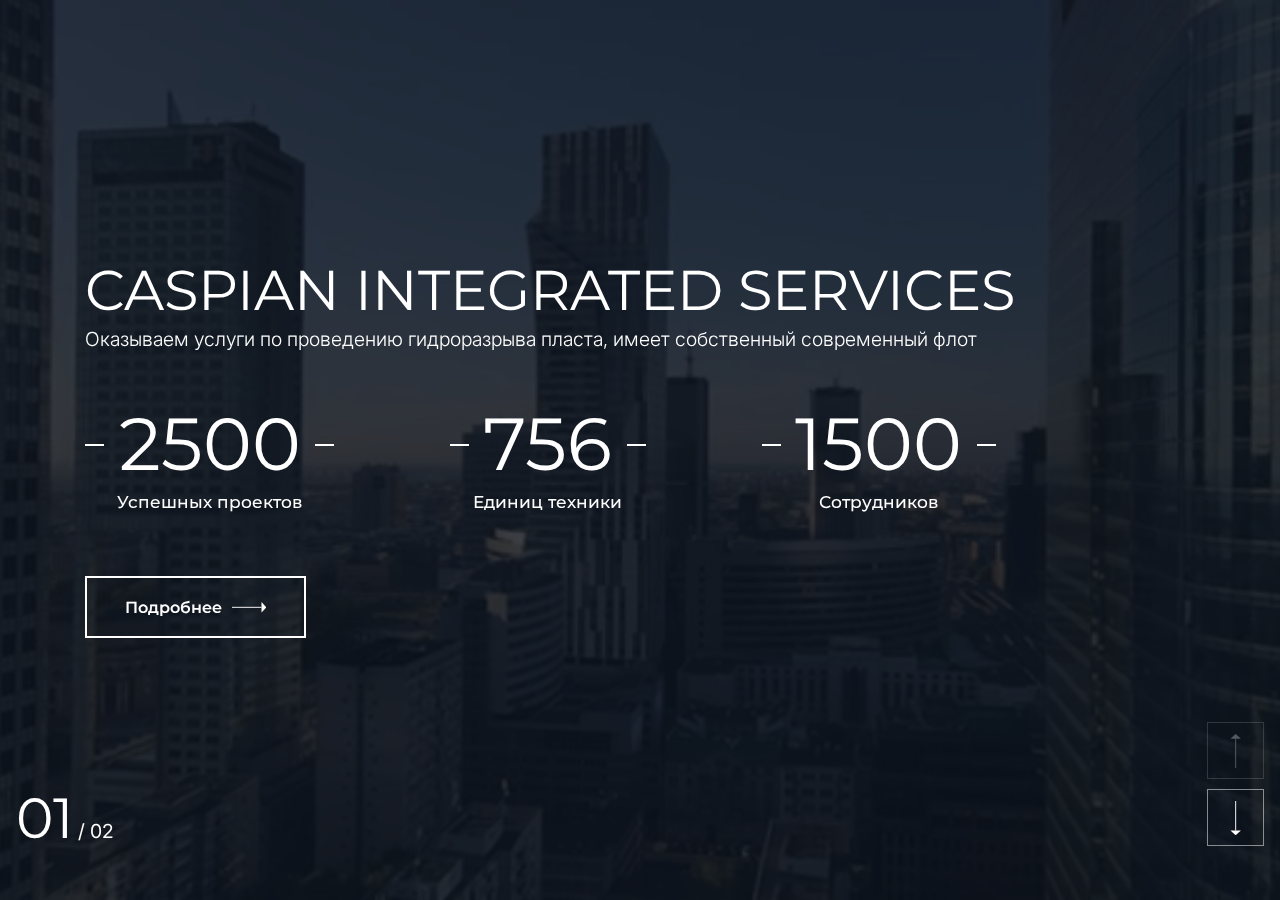
<file: index.html>
<!DOCTYPE html>
<html lang="ru">

<head>
    <meta charset="UTF-8">
    <meta http-equiv="X-UA-Compatible" content="IE=edge">
    <meta name="viewport" content="width=device-width, initial-scale=1.0">
    <title>Home</title>
    <link rel="preconnect" href="https://fonts.googleapis.com">
    <link rel="preconnect" href="https://fonts.gstatic.com" crossorigin>
    <link
        href="https://fonts.googleapis.com/css2?family=Inter:ital,opsz,wght@0,14..32,100..900;1,14..32,100..900&family=Montserrat:ital,wght@0,100..900;1,100..900&display=swap"
        rel="stylesheet">
    <link rel="stylesheet" href="css/swiper.css">
    <link rel="stylesheet" href="css/style.min.css">
</head>

<body>

    <header class="topbar topbar--white">
        <div class="container">
            <div class="topbar__inner">
                <a class="topbar__logo logo" href="#">
                    <img src="images/logo.svg" alt="logo">
                    <img src="images/logo-secondary.svg" alt="logo">
                </a>
                <div class="topbar__lang lang">
                    <div class="lang__current">
                        <span>
                            RU
                        </span>
                        <svg width="10" height="7" viewBox="0 0 10 7" fill="none" xmlns="http://www.w3.org/2000/svg">
                            <path d="M5.0001 6.5L10 0.5L5.98411 0.5L4.01596 0.5L0 0.5L5.0001 6.5Z" fill="#212329" />
                        </svg>
                    </div>
                    <ul class="lang__list lang-list">
                        <li class="lang-list__item lang-item">
                            <a class="lang-item__link" href="#">
                                Қаз
                            </a>
                        </li>
                        <li class="lang-list__item lang-item">
                            <a class="lang-item__link" href="#">
                                Рус
                            </a>
                        </li>
                    </ul>
                </div>
                <nav class="topbar__menu menu">
                    <ul class="menu__list menu-list">
                        <li class="menu-list__item menu-item">
                            <div class="menu-item__dropdown dropdown">
                                <div class="dropdown__head">
                                    <span>
                                        О компании
                                    </span>
                                    <svg width="10" height="7" viewBox="0 0 10 7" fill="none"
                                        xmlns="http://www.w3.org/2000/svg">
                                        <path d="M5.0001 6.5L10 0.5L5.98411 0.5L4.01596 0.5L0 0.5L5.0001 6.5Z"
                                            fill="#212329" />
                                    </svg>
                                </div>
                                <ul class="dropdown__list dropdown-list">
                                    <li class="dropdown-list__item dropdown-item">
                                        <a class="dropdown-item__link dropdown-link" href="#">
                                            Клиенты
                                        </a>
                                    </li>
                                    <li class="dropdown-list__item dropdown-item">
                                        <a class="dropdown-item__link dropdown-link" href="#">
                                            Партнёры
                                        </a>
                                    </li>
                                    <li class="dropdown-list__item dropdown-item">
                                        <a class="dropdown-item__link dropdown-link" href="#">
                                            Оборудование
                                        </a>
                                    </li>
                                    <li class="dropdown-list__item dropdown-item">
                                        <a class="dropdown-item__link dropdown-link" href="#">
                                            Безопасность и качество
                                        </a>
                                    </li>
                                </ul>
                            </div>
                        </li>
                        <li class="menu-list__item menu-item">
                            <div class="menu-item__dropdown dropdown">
                                <div class="dropdown__head">
                                    <span>
                                        Направления деятельности
                                    </span>
                                    <svg width="10" height="7" viewBox="0 0 10 7" fill="none"
                                        xmlns="http://www.w3.org/2000/svg">
                                        <path d="M5.0001 6.5L10 0.5L5.98411 0.5L4.01596 0.5L0 0.5L5.0001 6.5Z"
                                            fill="#212329" />
                                    </svg>
                                </div>
                                <ul class="dropdown__list dropdown-list">
                                    <li class="dropdown-list__item dropdown-item">
                                        <a class="dropdown-item__link dropdown-link" href="#">
                                            Гидроразрыв пластов
                                        </a>
                                    </li>
                                    <li class="dropdown-list__item dropdown-item">
                                        <a class="dropdown-item__link dropdown-link" href="#">
                                            Многостадийный ГРП
                                        </a>
                                    </li>
                                    <li class="dropdown-list__item dropdown-item">
                                        <a class="dropdown-item__link dropdown-link" href="#">
                                            Инженерное сопровождение ГРП
                                        </a>
                                    </li>
                                </ul>
                            </div>
                        </li>
                        <li class="menu-list__item menu-item">
                            <a class="menu-item__link menu-link" href="#">
                                Новости
                            </a>
                        </li>
                        <li class="menu-list__item menu-item">
                            <a class="menu-item__link menu-link" href="#">
                                Кейсы
                            </a>
                        </li>
                        <li class="menu-list__item menu-item">
                            <a class="menu-item__link menu-link" href="#">
                                Контакты
                            </a>
                        </li>
                    </ul>
                </nav>
                <a class="topbar__mail mail" href="mailto:info@cis.kz">
                    <svg width="13" height="13" viewBox="0 0 13 13" fill="none" xmlns="http://www.w3.org/2000/svg">
                        <path
                            d="M11.8567 1.54688H1.14185C0.965969 1.54688 0.801311 1.59012 0.652344 1.66139L6.47388 7.48292L7.77868 6.22896C7.77868 6.22896 7.77878 6.22883 7.77881 6.22878C7.77883 6.22873 7.77893 6.22868 7.77893 6.22868L12.3464 1.66149C12.1974 1.59017 12.0326 1.54688 11.8567 1.54688Z"
                            fill="#A31E08" />
                        <path
                            d="M12.8841 2.20312L8.58594 6.5011L12.884 10.7991C12.9553 10.6502 12.9985 10.4855 12.9985 10.3096V2.69245C12.9985 2.51667 12.9554 2.35204 12.8841 2.20312Z"
                            fill="#A31E08" />
                        <path
                            d="M0.114512 2.20312C0.0432402 2.35209 0 2.51675 0 2.69263V10.3098C0 10.4856 0.0431895 10.6503 0.11441 10.7992L4.41261 6.50122L0.114512 2.20312Z"
                            fill="#A31E08" />
                        <path
                            d="M8.04833 7.03911L6.74335 8.29323C6.66896 8.36763 6.57151 8.40482 6.47408 8.40482C6.37666 8.40482 6.27918 8.36763 6.20482 8.29323L4.95062 7.03906L0.652344 11.3371C0.801336 11.4084 0.966096 11.4517 1.14203 11.4517H11.8569C12.0328 11.4517 12.1974 11.4084 12.3464 11.3372L8.04833 7.03911Z"
                            fill="#A31E08" />
                    </svg>
                    <span>
                        info@cis.kz
                    </span>
                </a>
                <a class="topbar__phone phone" href="tel:+77122317437">
                    <svg width="13" height="13" viewBox="0 0 13 13" fill="none" xmlns="http://www.w3.org/2000/svg">
                        <g clip-path="url(#clip0_4434_3691)">
                            <path
                                d="M12.6442 9.54069L10.8301 7.7265C10.1821 7.07858 9.08066 7.33777 8.82149 8.18005C8.62711 8.76321 7.97919 9.08717 7.39606 8.95756C6.10021 8.6336 4.35081 6.94899 4.02685 5.58835C3.83247 5.00519 4.22122 4.35727 4.80436 4.16292C5.64666 3.90375 5.90583 2.80227 5.2579 2.15435L3.44372 0.34016C2.92538 -0.113387 2.14787 -0.113387 1.69432 0.34016L0.463262 1.57122C-0.767795 2.86707 0.592847 6.30107 3.63809 9.34631C6.68334 12.3916 10.1173 13.817 11.4132 12.5211L12.6442 11.2901C13.0978 10.7717 13.0978 9.99424 12.6442 9.54069Z"
                                fill="#A31E08" />
                        </g>
                        <defs>
                            <clipPath id="clip0_4434_3691">
                                <rect width="13" height="13" fill="white" />
                            </clipPath>
                        </defs>
                    </svg>
                    <span>
                        +7 (7122) 31 74 37
                    </span>
                </a>
            </div>
        </div>
    </header>

    <div class="wrapper">
        <main class="main">
            <section class="main__heading heading">
                <div class="heading__swiper heading-swiper swiper">
                    <div class="swiper-wrapper">
                        <div class="heading-swiper__slide heading-slide swiper-slide">
                            <div class="heading-slide__footage footage">
                                <video class="footage__view" src="videos/video.mp4" autoplay muted loop
                                    preview=""></video>
                            </div>
                            <div class="container">
                                <div class="heading-slide__inner">
                                    <div class="heading-slide__digits digits">
                                        <div class="digits__titling digits-titling">
                                            <h1 class="digits-titling__title">
                                                CASPIAN INTEGRATED SERVICES
                                            </h1>
                                            <p class="digits-titling__subtitle">
                                                Оказываем услуги по проведению гидроразрыва пласта, имеет собственный
                                                современный флот
                                            </p>
                                        </div>
                                        <ul class="digits__list digits-list">
                                            <li class="digits-list__item digits-item">
                                                <div class="digits-item__digit">
                                                    2500
                                                </div>
                                                <div class="digits-item__text">
                                                    Успешных проектов
                                                </div>
                                            </li>
                                            <li class="digits-list__item digits-item">
                                                <div class="digits-item__digit">
                                                    756
                                                </div>
                                                <div class="digits-item__text">
                                                    Единиц техники
                                                </div>
                                            </li>
                                            <li class="digits-list__item digits-item">
                                                <div class="digits-item__digit">
                                                    1500
                                                </div>
                                                <div class="digits-item__text">
                                                    Сотрудников
                                                </div>
                                            </li>
                                        </ul>
                                        <a class="digits__link button button--white" href="#">
                                            <span>
                                                Подробнее
                                            </span>
                                            <svg width="36" height="14" viewBox="0 0 36 14" fill="none"
                                                xmlns="http://www.w3.org/2000/svg">
                                                <g clip-path="url(#clip0_4431_41695)">
                                                    <path d="M36 7.49989L31 2V6.41748L31 8.58245L31 13L36 7.49989Z"
                                                        fill="white" />
                                                    <line x1="31" y1="7.5" x2="4.37114e-08" y2="7.5" stroke="white" />
                                                </g>
                                                <defs>
                                                    <clipPath id="clip0_4431_41695">
                                                        <rect width="36" height="14" fill="white" />
                                                    </clipPath>
                                                </defs>
                                            </svg>
                                        </a>
                                    </div>
                                </div>
                            </div>
                        </div>
                        <div class="heading-swiper__slide heading-slide swiper-slide">
                            <div class="heading-slide__footage footage">
                                <video class="footage__view" src="videos/video.mp4" autoplay muted loop
                                    preview=""></video>
                            </div>
                            <div class="container">
                                <div class="heading-slide__inner">
                                    <div class="heading-slide__specializations specializations">
                                        <div class="specializations__titling specializations-titling">
                                            <h2 class="specializations-titling__title">
                                                CASPIAN INTEGRATED SERVICES
                                            </h2>
                                        </div>
                                        <ul class="specializations__list specializations-list">
                                            <li class="specializations-list__item specializations-item">
                                                <a class="specializations-item__inner" href="#">
                                                    <h5 class="specializations-item__title">
                                                        Первый вид деятельности
                                                    </h5>
                                                    <p class="specializations-item__text">
                                                        Оказываем услуги по проведению гидроразрыва пласта, имеет
                                                        собственный современный флот
                                                    </p>
                                                    <div class="specializations-item__arrow">
                                                        <svg width="36" height="36" viewBox="0 0 36 36" fill="none"
                                                            xmlns="http://www.w3.org/2000/svg">
                                                            <path
                                                                d="M36 18.4999L31 13L31 17.4175L31 19.5824L31 24L36 18.4999Z"
                                                                fill="white" />
                                                            <line x1="31" y1="18.5" x2="-4.37114e-08" y2="18.5"
                                                                stroke="white" />
                                                        </svg>
                                                    </div>
                                                </a>
                                            </li>
                                            <li class="specializations-list__item specializations-item">
                                                <a class="specializations-item__inner" href="#">
                                                    <h5 class="specializations-item__title">
                                                        Второй вид деятельности
                                                    </h5>
                                                    <p class="specializations-item__text">
                                                        Оказываем услуги по проведению гидроразрыва пласта, имеет
                                                        собственный современный флот
                                                    </p>
                                                    <div class="specializations-item__arrow">
                                                        <svg width="36" height="36" viewBox="0 0 36 36" fill="none"
                                                            xmlns="http://www.w3.org/2000/svg">
                                                            <path
                                                                d="M36 18.4999L31 13L31 17.4175L31 19.5824L31 24L36 18.4999Z"
                                                                fill="white" />
                                                            <line x1="31" y1="18.5" x2="-4.37114e-08" y2="18.5"
                                                                stroke="white" />
                                                        </svg>
                                                    </div>
                                                </a>
                                            </li>
                                            <li class="specializations-list__item specializations-item">
                                                <a class="specializations-item__inner" href="#">
                                                    <h5 class="specializations-item__title">
                                                        Третий вид деятельности
                                                    </h5>
                                                    <p class="specializations-item__text">
                                                        Оказываем услуги по проведению гидроразрыва пласта, имеет
                                                        собственный современный флот
                                                    </p>
                                                    <div class="specializations-item__arrow">
                                                        <svg width="36" height="36" viewBox="0 0 36 36" fill="none"
                                                            xmlns="http://www.w3.org/2000/svg">
                                                            <path
                                                                d="M36 18.4999L31 13L31 17.4175L31 19.5824L31 24L36 18.4999Z"
                                                                fill="white" />
                                                            <line x1="31" y1="18.5" x2="-4.37114e-08" y2="18.5"
                                                                stroke="white" />
                                                        </svg>
                                                    </div>
                                                </a>
                                            </li>
                                        </ul>
                                    </div>
                                </div>
                            </div>
                        </div>
                    </div>
                    <div class="heading-swiper__navigation navigation">
                        <div class="navigation__pagination pagination"></div>
                        <div class="navigation__arrows arrows arrows--vertical">
                            <div class="arrows__arrow arrow arrow--white arrow--prev">
                                <svg width="36" height="36" viewBox="0 0 36 36" fill="none"
                                    xmlns="http://www.w3.org/2000/svg">
                                    <g clip-path="url(#clip0_4431_41689)">
                                        <path
                                            d="M17.5001 -1.31583e-07L23 5L18.5825 5L16.4176 5L12 5L17.5001 -1.31583e-07Z"
                                            fill="white" />
                                        <line y1="-0.5" x2="31" y2="-0.5"
                                            transform="matrix(4.37114e-08 1 1 -4.37114e-08 18 5)" stroke="white" />
                                    </g>
                                    <defs>
                                        <clipPath id="clip0_4431_41689">
                                            <rect width="36" height="36" fill="white"
                                                transform="matrix(-1.31134e-07 -1 -1 1.31134e-07 36 36)" />
                                        </clipPath>
                                    </defs>
                                </svg>
                            </div>
                            <div class="arrows__arrow arrow arrow--white arrow--next">
                                <svg width="36" height="36" viewBox="0 0 36 36" fill="none"
                                    xmlns="http://www.w3.org/2000/svg">
                                    <g clip-path="url(#clip0_4431_41684)">
                                        <path d="M17.5001 36L23 31L18.5825 31L16.4176 31L12 31L17.5001 36Z"
                                            fill="white" />
                                        <line x1="17.5" y1="31" x2="17.5" y2="-6.55671e-08" stroke="white" />
                                    </g>
                                    <defs>
                                        <clipPath id="clip0_4431_41684">
                                            <rect width="36" height="36" fill="white"
                                                transform="translate(36) rotate(90)" />
                                        </clipPath>
                                    </defs>
                                </svg>
                            </div>
                        </div>
                    </div>
                </div>
            </section>
        </main>
        <footer class="footer"></footer>
    </div>

    <script src="js/jquery.js"></script>
    <script src="js/swiper.js"></script>
    <script src="js/main.min.js"></script>
</body>

</html>
</file>
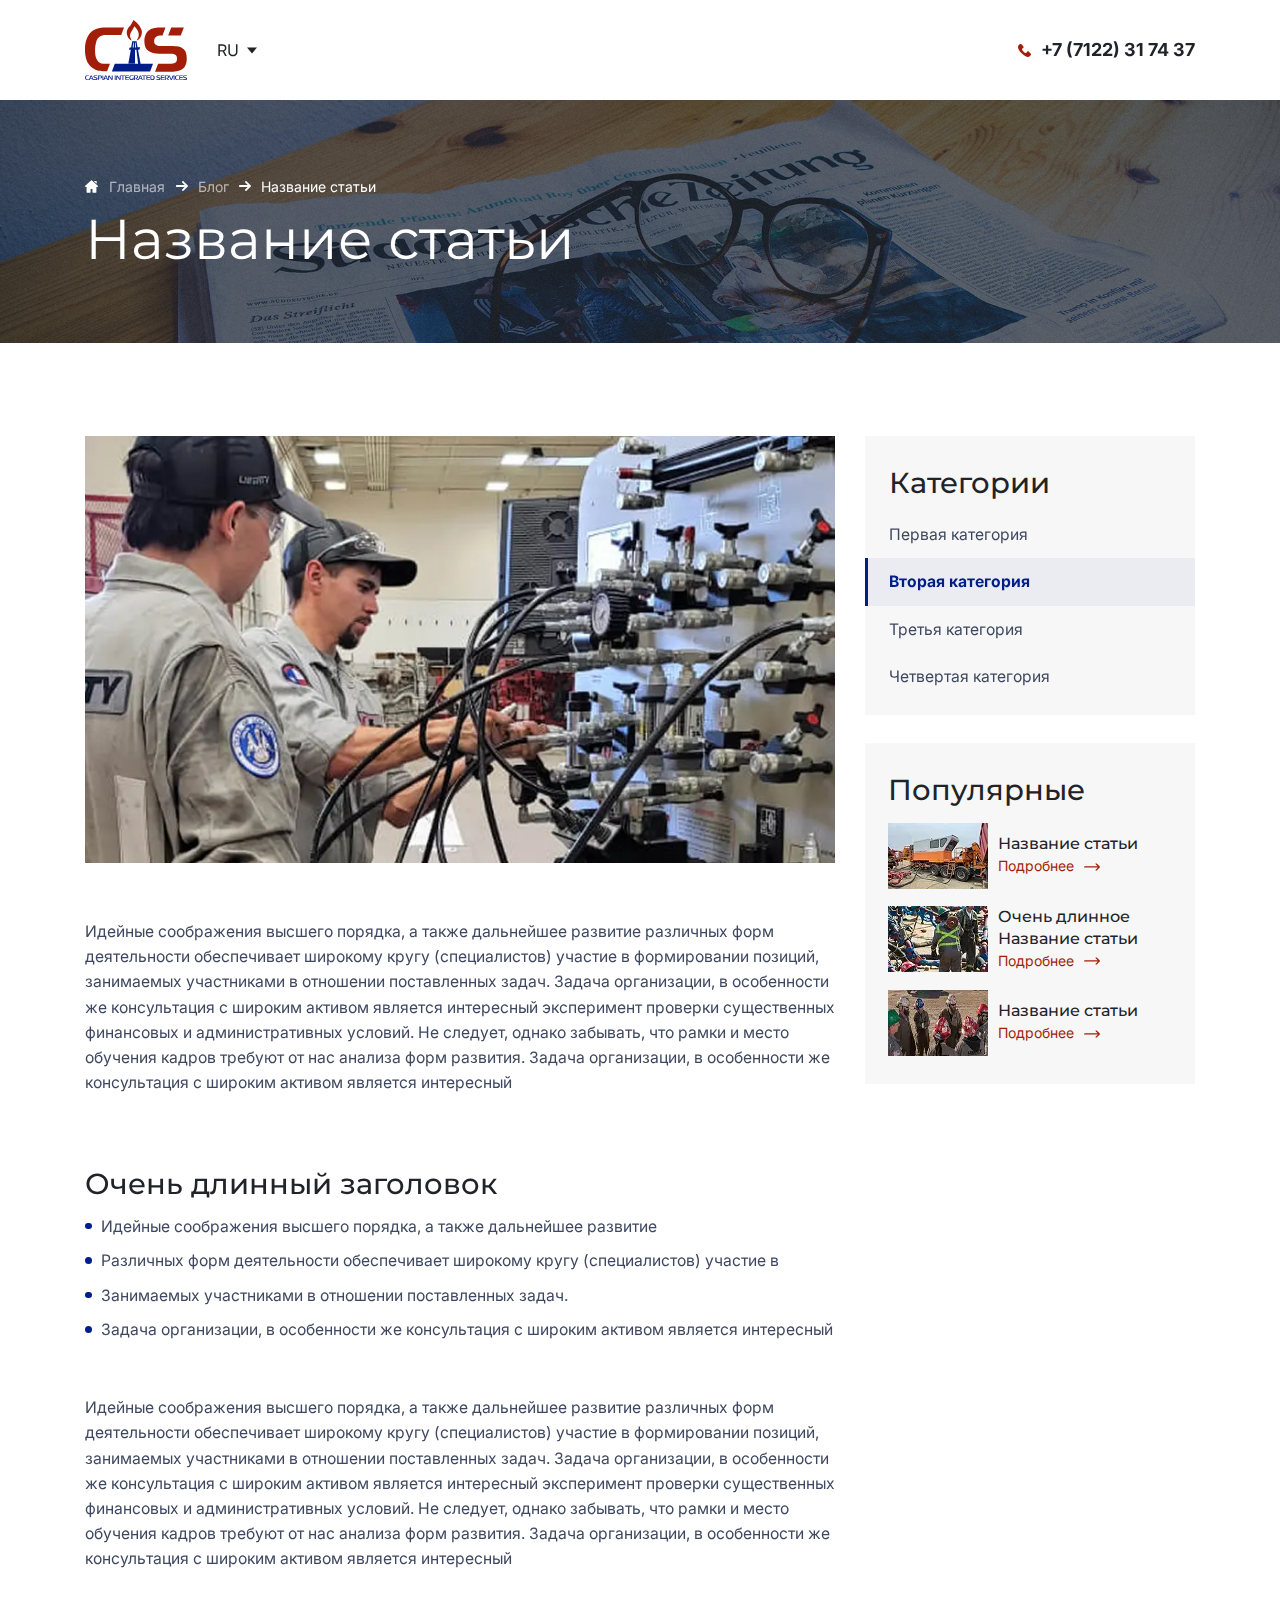
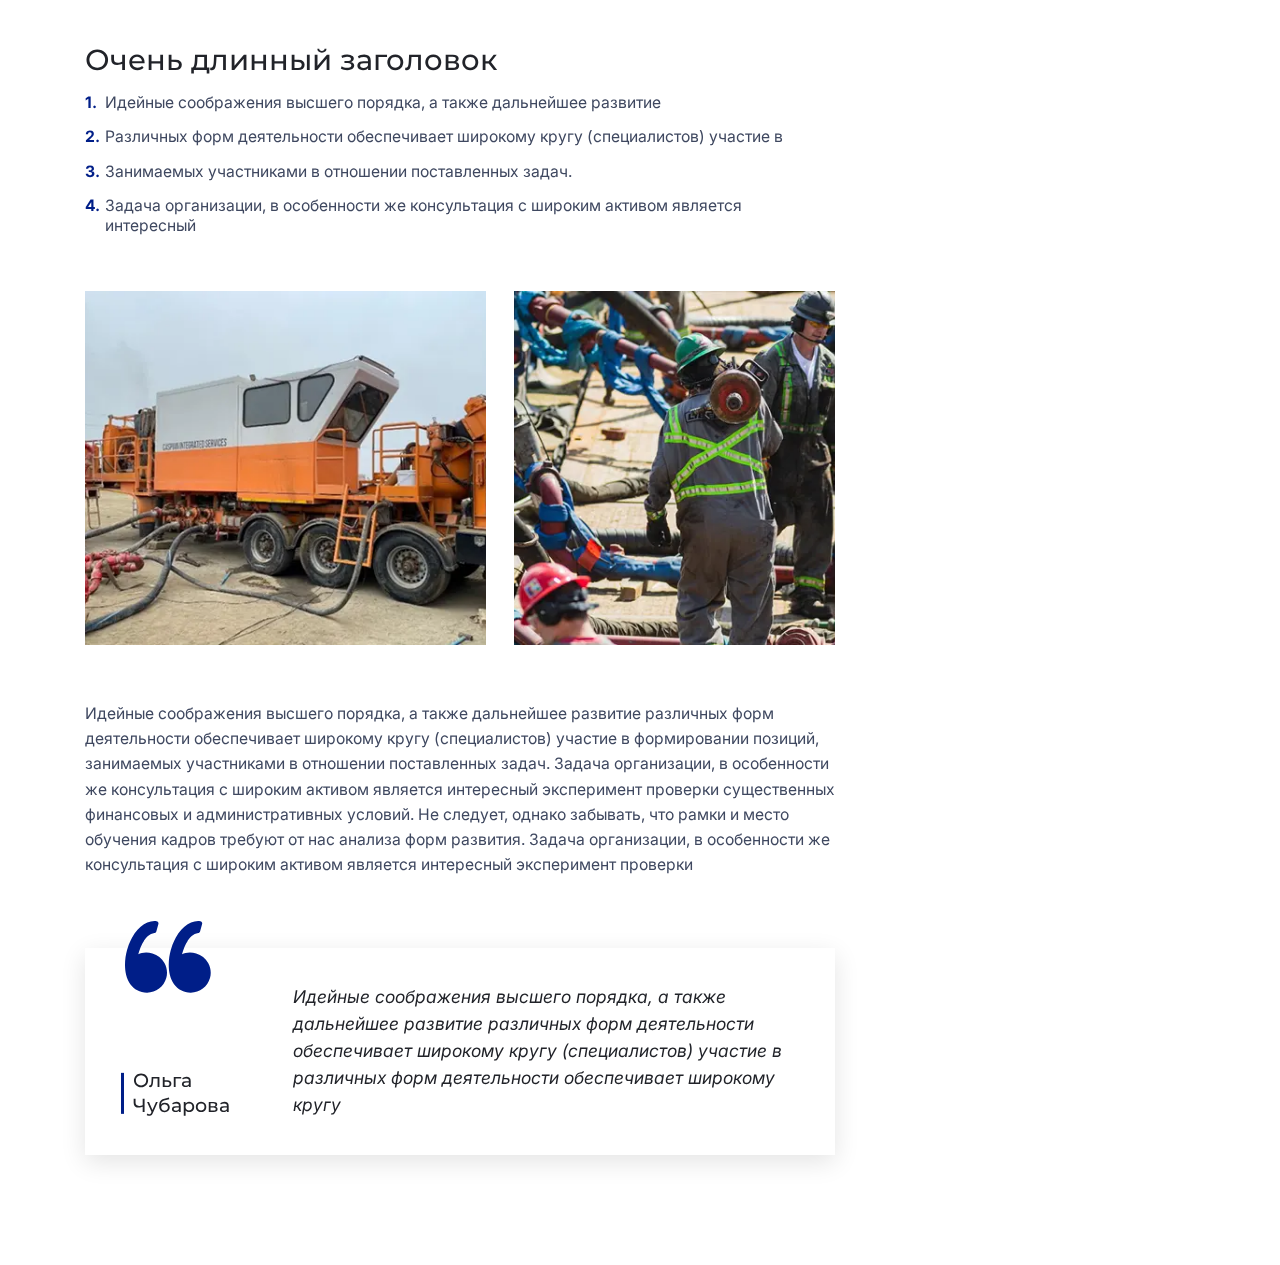
<file: article.html>
<!DOCTYPE html>
<html lang="ru">

<head>
    <meta charset="UTF-8">
    <meta http-equiv="X-UA-Compatible" content="IE=edge">
    <meta name="viewport" content="width=device-width, initial-scale=1.0">
    <title>Article</title>
    <link rel="preconnect" href="https://fonts.googleapis.com">
    <link rel="preconnect" href="https://fonts.gstatic.com" crossorigin>
    <link
        href="https://fonts.googleapis.com/css2?family=Inter:ital,opsz,wght@0,14..32,100..900;1,14..32,100..900&family=Montserrat:ital,wght@0,100..900;1,100..900&display=swap"
        rel="stylesheet">
    <link rel="stylesheet" href="css/swiper.css">
    <link rel="stylesheet" href="css/swiper.css">
    <link rel="stylesheet" href="css/fancybox.css">
    <link rel="stylesheet" href="css/style.min.css">
</head>

<body>

    <header class="topbar">
        <div class="container">
            <div class="topbar__inner">
                <a class="topbar__logo logo" href="#">
                    <img src="images/logo.svg" alt="logo">
                </a>
                <div class="topbar__lang lang">
                    <div class="lang__current">
                        <span>
                            RU
                        </span>
                        <svg width="10" height="7" viewBox="0 0 10 7" fill="none" xmlns="http://www.w3.org/2000/svg">
                            <path d="M5.0001 6.5L10 0.5L5.98411 0.5L4.01596 0.5L0 0.5L5.0001 6.5Z" fill="#212329" />
                        </svg>
                    </div>
                    <ul class="lang__list lang-list">
                        <li class="lang-list__item lang-item">
                            <a class="lang-item__link" href="#">
                                Қаз
                            </a>
                        </li>
                        <li class="lang-list__item lang-item">
                            <a class="lang-item__link" href="#">
                                Рус
                            </a>
                        </li>
                    </ul>
                </div>
                <nav class="topbar__menu menu">
                    <ul class="menu__list menu-list">
                        <li class="menu-list__item menu-item">
                            <div class="menu-item__dropdown dropdown">
                                <div class="dropdown__head">
                                    <span>
                                        О компании
                                    </span>
                                    <svg width="10" height="7" viewBox="0 0 10 7" fill="none"
                                        xmlns="http://www.w3.org/2000/svg">
                                        <path d="M5.0001 6.5L10 0.5L5.98411 0.5L4.01596 0.5L0 0.5L5.0001 6.5Z"
                                            fill="#212329" />
                                    </svg>
                                </div>
                                <ul class="dropdown__list dropdown-list">
                                    <li class="dropdown-list__item dropdown-item">
                                        <a class="dropdown-item__link dropdown-link" href="#">
                                            Клиенты
                                        </a>
                                    </li>
                                    <li class="dropdown-list__item dropdown-item">
                                        <a class="dropdown-item__link dropdown-link" href="#">
                                            Партнёры
                                        </a>
                                    </li>
                                    <li class="dropdown-list__item dropdown-item">
                                        <a class="dropdown-item__link dropdown-link" href="#">
                                            Оборудование
                                        </a>
                                    </li>
                                    <li class="dropdown-list__item dropdown-item">
                                        <a class="dropdown-item__link dropdown-link" href="#">
                                            Безопасность и качество
                                        </a>
                                    </li>
                                </ul>
                            </div>
                        </li>
                        <li class="menu-list__item menu-item">
                            <div class="menu-item__dropdown dropdown">
                                <div class="dropdown__head">
                                    <span>
                                        Направления деятельности
                                    </span>
                                    <svg width="10" height="7" viewBox="0 0 10 7" fill="none"
                                        xmlns="http://www.w3.org/2000/svg">
                                        <path d="M5.0001 6.5L10 0.5L5.98411 0.5L4.01596 0.5L0 0.5L5.0001 6.5Z"
                                            fill="#212329" />
                                    </svg>
                                </div>
                                <ul class="dropdown__list dropdown-list">
                                    <li class="dropdown-list__item dropdown-item">
                                        <a class="dropdown-item__link dropdown-link" href="#">
                                            Гидроразрыв пластов
                                        </a>
                                    </li>
                                    <li class="dropdown-list__item dropdown-item">
                                        <a class="dropdown-item__link dropdown-link" href="#">
                                            Многостадийный ГРП
                                        </a>
                                    </li>
                                    <li class="dropdown-list__item dropdown-item">
                                        <a class="dropdown-item__link dropdown-link" href="#">
                                            Инженерное сопровождение ГРП
                                        </a>
                                    </li>
                                </ul>
                            </div>
                        </li>
                        <li class="menu-list__item menu-item">
                            <a class="menu-item__link menu-link" href="#">
                                Новости
                            </a>
                        </li>
                        <li class="menu-list__item menu-item">
                            <a class="menu-item__link menu-link" href="#">
                                Кейсы
                            </a>
                        </li>
                        <li class="menu-list__item menu-item">
                            <a class="menu-item__link menu-link" href="#">
                                Контакты
                            </a>
                        </li>
                    </ul>
                </nav>
                <a class="topbar__mail mail" href="mailto:info@cis.kz">
                    <svg width="13" height="13" viewBox="0 0 13 13" fill="none" xmlns="http://www.w3.org/2000/svg">
                        <path
                            d="M11.8567 1.54688H1.14185C0.965969 1.54688 0.801311 1.59012 0.652344 1.66139L6.47388 7.48292L7.77868 6.22896C7.77868 6.22896 7.77878 6.22883 7.77881 6.22878C7.77883 6.22873 7.77893 6.22868 7.77893 6.22868L12.3464 1.66149C12.1974 1.59017 12.0326 1.54688 11.8567 1.54688Z"
                            fill="#A31E08" />
                        <path
                            d="M12.8841 2.20312L8.58594 6.5011L12.884 10.7991C12.9553 10.6502 12.9985 10.4855 12.9985 10.3096V2.69245C12.9985 2.51667 12.9554 2.35204 12.8841 2.20312Z"
                            fill="#A31E08" />
                        <path
                            d="M0.114512 2.20312C0.0432402 2.35209 0 2.51675 0 2.69263V10.3098C0 10.4856 0.0431895 10.6503 0.11441 10.7992L4.41261 6.50122L0.114512 2.20312Z"
                            fill="#A31E08" />
                        <path
                            d="M8.04833 7.03911L6.74335 8.29323C6.66896 8.36763 6.57151 8.40482 6.47408 8.40482C6.37666 8.40482 6.27918 8.36763 6.20482 8.29323L4.95062 7.03906L0.652344 11.3371C0.801336 11.4084 0.966096 11.4517 1.14203 11.4517H11.8569C12.0328 11.4517 12.1974 11.4084 12.3464 11.3372L8.04833 7.03911Z"
                            fill="#A31E08" />
                    </svg>
                    <span>
                        info@cis.kz
                    </span>
                </a>
                <a class="topbar__phone phone" href="tel:+77122317437">
                    <svg width="13" height="13" viewBox="0 0 13 13" fill="none" xmlns="http://www.w3.org/2000/svg">
                        <g clip-path="url(#clip0_4434_3691)">
                            <path
                                d="M12.6442 9.54069L10.8301 7.7265C10.1821 7.07858 9.08066 7.33777 8.82149 8.18005C8.62711 8.76321 7.97919 9.08717 7.39606 8.95756C6.10021 8.6336 4.35081 6.94899 4.02685 5.58835C3.83247 5.00519 4.22122 4.35727 4.80436 4.16292C5.64666 3.90375 5.90583 2.80227 5.2579 2.15435L3.44372 0.34016C2.92538 -0.113387 2.14787 -0.113387 1.69432 0.34016L0.463262 1.57122C-0.767795 2.86707 0.592847 6.30107 3.63809 9.34631C6.68334 12.3916 10.1173 13.817 11.4132 12.5211L12.6442 11.2901C13.0978 10.7717 13.0978 9.99424 12.6442 9.54069Z"
                                fill="#A31E08" />
                        </g>
                        <defs>
                            <clipPath id="clip0_4434_3691">
                                <rect width="13" height="13" fill="white" />
                            </clipPath>
                        </defs>
                    </svg>
                    <span>
                        +7 (7122) 31 74 37
                    </span>
                </a>
            </div>
        </div>
    </header>

    <div class="wrapper">
        <main class="main">
            <section class="main__head head head--margened">
                <div class="head__bg head-bg">
                    <picture class="head-bg__img">
                        <img src="images/head-img-3.jpg" alt="img">
                    </picture>
                </div>
                <div class="container">
                    <div class="head__inner">
                        <div class="head__trail trail">
                            <ul class="trail__list trail-list">
                                <li class="trail-list__item trail-item">
                                    <a class="trail-item__link trail-link" href="#">
                                        <svg width="13" height="13" viewBox="0 0 13 13" fill="none"
                                            xmlns="http://www.w3.org/2000/svg">
                                            <g clip-path="url(#clip0_4431_42203)">
                                                <path
                                                    d="M12.7817 5.81L6.949 0.495292C6.69298 0.261978 6.30692 0.262003 6.05101 0.495266L0.218309 5.81002C0.0132296 5.9969 -0.0545125 6.28483 0.0456788 6.54353C0.145895 6.80223 0.389899 6.96938 0.667342 6.96938H1.59892V12.2943C1.59892 12.5054 1.77011 12.6766 1.98123 12.6766H5.17826C5.38938 12.6766 5.56056 12.5055 5.56056 12.2943V9.06118H7.43952V12.2943C7.43952 12.5055 7.6107 12.6766 7.82182 12.6766H11.0187C11.2298 12.6766 11.401 12.5055 11.401 12.2943V6.96938H12.3328C12.6102 6.96938 12.8542 6.80221 12.9544 6.54353C13.0545 6.2848 12.9867 5.9969 12.7817 5.81Z"
                                                    fill="white" />
                                                <path
                                                    d="M11.3018 1.08594H8.73438L11.6841 3.7681V1.46822C11.6841 1.2571 11.513 1.08594 11.3018 1.08594Z"
                                                    fill="white" />
                                            </g>
                                            <defs>
                                                <clipPath id="clip0_4431_42203">
                                                    <rect width="13" height="13" fill="white" />
                                                </clipPath>
                                            </defs>
                                        </svg>
                                        <span>
                                            Главная
                                        </span>
                                    </a>
                                </li>
                                <li class="trail-list__item trail-item">
                                    <svg width="12" height="12" viewBox="0 0 12 12" fill="none"
                                        xmlns="http://www.w3.org/2000/svg">
                                        <path
                                            d="M11.8082 6.46686L7.47455 10.8006C7.35085 10.9243 7.18597 10.9922 7.01017 10.9922C6.83417 10.9922 6.66939 10.9242 6.54569 10.8006L6.15223 10.407C6.02862 10.2835 5.96052 10.1185 5.96052 9.94264C5.96052 9.76683 6.02862 9.5963 6.15223 9.47279L8.6804 6.93905H0.648286C0.286143 6.93905 0 6.65554 0 6.2933V5.73692C0 5.37468 0.286143 5.06258 0.648286 5.06258H8.70908L6.15232 2.5147C6.02872 2.391 5.96062 2.23051 5.96062 2.05461C5.96062 1.8789 6.02872 1.71607 6.15232 1.59247L6.54578 1.20018C6.66949 1.07647 6.83427 1.00906 7.01027 1.00906C7.18607 1.00906 7.35095 1.07735 7.47465 1.20105L11.8083 5.53468C11.9323 5.65877 12.0005 5.82443 12 6.00052C12.0004 6.17721 11.9323 6.34296 11.8082 6.46686Z"
                                            fill="white" />
                                    </svg>
                                    <a class="trail-item__link trail-link" href="#">
                                        Блог
                                    </a>
                                </li>
                                <li class="trail-list__item trail-item">
                                    <svg width="12" height="12" viewBox="0 0 12 12" fill="none"
                                        xmlns="http://www.w3.org/2000/svg">
                                        <path
                                            d="M11.8082 6.46686L7.47455 10.8006C7.35085 10.9243 7.18597 10.9922 7.01017 10.9922C6.83417 10.9922 6.66939 10.9242 6.54569 10.8006L6.15223 10.407C6.02862 10.2835 5.96052 10.1185 5.96052 9.94264C5.96052 9.76683 6.02862 9.5963 6.15223 9.47279L8.6804 6.93905H0.648286C0.286143 6.93905 0 6.65554 0 6.2933V5.73692C0 5.37468 0.286143 5.06258 0.648286 5.06258H8.70908L6.15232 2.5147C6.02872 2.391 5.96062 2.23051 5.96062 2.05461C5.96062 1.8789 6.02872 1.71607 6.15232 1.59247L6.54578 1.20018C6.66949 1.07647 6.83427 1.00906 7.01027 1.00906C7.18607 1.00906 7.35095 1.07735 7.47465 1.20105L11.8083 5.53468C11.9323 5.65877 12.0005 5.82443 12 6.00052C12.0004 6.17721 11.9323 6.34296 11.8082 6.46686Z"
                                            fill="white" />
                                    </svg>
                                    <span>
                                        Название статьи
                                    </span>
                                </li>
                            </ul>
                        </div>
                        <div class="head__titling head-titling">
                            <h1 class="head-titling__title">
                                Название статьи
                            </h1>
                        </div>
                    </div>
                </div>
            </section>
            <section class="main__story story">
                <div class="container">
                    <div class="story__inner">
                        <article class="story__article article">
                            <picture>
                                <img src="images/article-img-1.jpg" alt="img">
                            </picture>
                            <p>
                                Идейные соображения высшего порядка, а также дальнейшее развитие различных форм
                                деятельности обеспечивает широкому кругу (специалистов) участие в формировании позиций,
                                занимаемых участниками в отношении поставленных задач. Задача организации, в особенности
                                же консультация с широким активом является интересный эксперимент проверки существенных
                                финансовых и
                                административных условий. Не следует, однако забывать, что рамки и место обучения кадров
                                требуют от нас анализа форм развития. Задача организации, в особенности же консультация
                                с широким активом является интересный
                            </p>
                            <div>
                                <h2>
                                    Очень длинный заголовок
                                </h2>
                                <ul>
                                    <li>
                                        Идейные соображения высшего порядка, а также дальнейшее развитие
                                    </li>
                                    <li>
                                        Различных форм деятельности обеспечивает широкому кругу (специалистов) участие в
                                    </li>
                                    <li>
                                        Занимаемых участниками в отношении поставленных задач.
                                    </li>
                                    <li>
                                        Задача организации, в особенности же консультация с широким активом является
                                        интересный
                                    </li>
                                </ul>
                            </div>
                            <p>
                                Идейные соображения высшего порядка, а также дальнейшее развитие различных форм
                                деятельности обеспечивает широкому кругу (специалистов) участие в формировании позиций,
                                занимаемых участниками в отношении поставленных задач. Задача организации, в особенности
                                же консультация с широким активом является интересный эксперимент проверки существенных
                                финансовых и
                                административных условий. Не следует, однако забывать, что рамки и место обучения кадров
                                требуют от нас анализа форм развития. Задача организации, в особенности же консультация
                                с широким активом является интересный
                            </p>
                            <div>
                                <h5>
                                    Очень длинный заголовок
                                </h5>
                                <ol>
                                    <li>
                                        Идейные соображения высшего порядка, а также дальнейшее развитие
                                    </li>
                                    <li>
                                        Различных форм деятельности обеспечивает широкому кругу (специалистов) участие в
                                    </li>
                                    <li>
                                        Занимаемых участниками в отношении поставленных задач.
                                    </li>
                                    <li>
                                        Задача организации, в особенности же консультация с широким активом является
                                        интересный
                                    </li>
                                </ol>
                            </div>
                            <div>
                                <div>
                                    <picture>
                                        <img src="images/article-img-2.jpg" alt="img">
                                    </picture>
                                    <picture>
                                        <img src="images/article-img-3.jpg" alt="img">
                                    </picture>
                                </div>
                            </div>
                            <p>
                                Идейные соображения высшего порядка, а также дальнейшее развитие различных форм
                                деятельности обеспечивает широкому кругу (специалистов) участие в формировании позиций,
                                занимаемых участниками в отношении поставленных задач. Задача организации, в особенности
                                же консультация с широким активом является интересный эксперимент проверки существенных
                                финансовых и
                                административных условий. Не следует, однако забывать, что рамки и место обучения кадров
                                требуют от нас анализа форм развития. Задача организации, в особенности же консультация
                                с широким активом является интересный эксперимент проверки
                            </p>
                            <blockquote>
                                <svg width="90" height="90" viewBox="0 0 90 90" fill="none"
                                    xmlns="http://www.w3.org/2000/svg">
                                    <path
                                        d="M28.8052 41.4848C26.5885 40.8466 24.3718 40.5228 22.2156 40.5228C18.8858 40.5228 16.1074 41.2837 13.9531 42.2155C16.03 34.612 21.0194 21.4923 30.9586 20.0148C31.8791 19.8779 32.6334 19.2124 32.8845 18.3164L35.0568 10.5467C35.2399 9.88967 35.1314 9.18634 34.7566 8.61612C34.3818 8.04591 33.7795 7.66544 33.1045 7.57293C32.3709 7.47285 31.6232 7.42188 30.8821 7.42188C18.9519 7.42188 7.1369 19.8741 2.15127 37.7038C-0.775346 48.1641 -1.6335 63.8904 5.57541 73.789C9.60942 79.3278 15.4947 82.2856 23.0681 82.5811C23.0992 82.5821 23.1294 82.583 23.1606 82.583C32.505 82.583 40.7911 76.2898 43.3117 67.2806C44.8175 61.8947 44.1369 56.2463 41.3934 51.3721C38.6792 46.5526 34.209 43.0397 28.8052 41.4848Z"
                                        fill="#001E88" />
                                    <path
                                        d="M87.2988 51.373C84.5846 46.5526 80.1144 43.0397 74.7106 41.4848C72.4939 40.8466 70.2772 40.5228 68.1219 40.5228C64.7922 40.5228 62.0128 41.2837 59.8585 42.2155C61.9354 34.612 66.9248 21.4923 76.8649 20.0148C77.7854 19.8779 78.5388 19.2124 78.7908 18.3164L80.9631 10.5467C81.1463 9.88967 81.0377 9.18634 80.6629 8.61612C80.2891 8.04591 79.6868 7.66544 79.0108 7.57293C78.2782 7.47285 77.5305 7.42188 76.7885 7.42188C64.8583 7.42188 53.0432 19.8741 48.0567 37.7038C45.131 48.1641 44.2728 63.8904 51.4827 73.7909C55.5158 79.3288 61.402 82.2875 68.9744 82.5821C69.0056 82.583 69.0358 82.5839 69.0679 82.5839C78.4113 82.5839 86.6984 76.2908 89.219 67.2815C90.7229 61.8956 90.0413 56.2463 87.2988 51.373Z"
                                        fill="#001E88" />
                                </svg>
                                <div>
                                    Ольга <br>
                                    Чубарова
                                </div>
                                <p>
                                    Идейные соображения высшего порядка, а также дальнейшее развитие различных форм
                                    деятельности обеспечивает широкому кругу (специалистов) участие в различных форм
                                    деятельности обеспечивает широкому кругу
                                </p>
                            </blockquote>
                        </article>
                        <aside class="story__aside aside">
                            <div class="aside__types types">
                                <h2 class="types__title">
                                    Категории
                                </h2>
                                <ul class="types__list types-list">
                                    <li class="types-list__item types-item">
                                        <a class="types-item__link types-link" href="#">
                                            Первая категория
                                        </a>
                                    </li>
                                    <li class="types-list__item types-item">
                                        <a class="types-item__link types-link types-link--active" href="#">
                                            Вторая категория
                                        </a>
                                    </li>
                                    <li class="types-list__item types-item">
                                        <a class="types-item__link types-link" href="#">
                                            Третья категория
                                        </a>
                                    </li>
                                    <li class="types-list__item types-item">
                                        <a class="types-item__link types-link" href="#">
                                            Четвертая категория
                                        </a>
                                    </li>
                                </ul>
                            </div>
                            <div class="aside__populars populars">
                                <h2 class="populars__title">
                                    Популярные
                                </h2>
                                <ul class="populars__list populars-list">
                                    <li class="populars-list__item populars-item">
                                        <a class="populars-item__link populars-link" href="#">
                                            <picture class="populars-link__img">
                                                <img src="images/populars-img-1.jpg" alt="img">
                                            </picture>
                                            <div class="populars-link__inner">
                                                <h5 class="populars-link__title">
                                                    Название статьи
                                                </h5>
                                                <div class="populars-link__more">
                                                    <span>
                                                        Подробнее
                                                    </span>
                                                    <svg width="16" height="16" viewBox="0 0 16 16" fill="none"
                                                        xmlns="http://www.w3.org/2000/svg">
                                                        <g clip-path="url(#clip0_4448_36971)">
                                                            <path
                                                                d="M13.7958 8.62054C13.7209 8.62054 13.6459 8.62054 13.5709 8.62054C9.31866 8.62054 5.06286 8.62054 0.810618 8.62054C0.721361 8.62054 0.632103 8.62411 0.542845 8.6134C0.228658 8.57413 -0.00698258 8.30278 0.00015804 7.98502C0.00372835 7.67441 0.235798 7.41378 0.546415 7.37807C0.635673 7.36736 0.724931 7.37093 0.814188 7.37093C5.06643 7.37093 9.32224 7.37093 13.5745 7.37093C13.6494 7.37093 13.7209 7.37093 13.8422 7.37093C13.7601 7.28524 13.7137 7.23169 13.6673 7.18528C13.0139 6.53548 12.3606 5.88211 11.7072 5.23589C11.5108 5.04309 11.4287 4.81816 11.5144 4.55396C11.6608 4.1041 12.1999 3.97914 12.5534 4.31832C12.9889 4.73961 13.4174 5.17162 13.8458 5.60006C14.4813 6.232 15.1204 6.86752 15.7559 7.49946C16.0737 7.81722 16.0773 8.17425 15.7666 8.48487C14.7098 9.53811 13.653 10.5914 12.5926 11.6446C12.2356 12.0016 11.7179 11.9195 11.5323 11.4875C11.4287 11.2411 11.4823 10.9877 11.6965 10.7699C12.3534 10.1129 13.0104 9.45956 13.6709 8.8062C13.7173 8.75978 13.7744 8.72408 13.8244 8.68481C13.8137 8.66695 13.803 8.64553 13.7958 8.62054Z"
                                                                fill="#A31E08" />
                                                        </g>
                                                        <defs>
                                                            <clipPath id="clip0_4448_36971">
                                                                <rect width="15.9986" height="7.744" fill="white"
                                                                    transform="translate(0 4.125)" />
                                                            </clipPath>
                                                        </defs>
                                                    </svg>
                                                </div>
                                            </div>
                                        </a>
                                    </li>
                                    <li class="populars-list__item populars-item">
                                        <a class="populars-item__link populars-link" href="#">
                                            <picture class="populars-link__img">
                                                <img src="images/populars-img-2.jpg" alt="img">
                                            </picture>
                                            <div class="populars-link__inner">
                                                <h5 class="populars-link__title">
                                                    Очень длинное Название статьи
                                                </h5>
                                                <div class="populars-link__more">
                                                    <span>
                                                        Подробнее
                                                    </span>
                                                    <svg width="16" height="16" viewBox="0 0 16 16" fill="none"
                                                        xmlns="http://www.w3.org/2000/svg">
                                                        <g clip-path="url(#clip0_4448_36971)">
                                                            <path
                                                                d="M13.7958 8.62054C13.7209 8.62054 13.6459 8.62054 13.5709 8.62054C9.31866 8.62054 5.06286 8.62054 0.810618 8.62054C0.721361 8.62054 0.632103 8.62411 0.542845 8.6134C0.228658 8.57413 -0.00698258 8.30278 0.00015804 7.98502C0.00372835 7.67441 0.235798 7.41378 0.546415 7.37807C0.635673 7.36736 0.724931 7.37093 0.814188 7.37093C5.06643 7.37093 9.32224 7.37093 13.5745 7.37093C13.6494 7.37093 13.7209 7.37093 13.8422 7.37093C13.7601 7.28524 13.7137 7.23169 13.6673 7.18528C13.0139 6.53548 12.3606 5.88211 11.7072 5.23589C11.5108 5.04309 11.4287 4.81816 11.5144 4.55396C11.6608 4.1041 12.1999 3.97914 12.5534 4.31832C12.9889 4.73961 13.4174 5.17162 13.8458 5.60006C14.4813 6.232 15.1204 6.86752 15.7559 7.49946C16.0737 7.81722 16.0773 8.17425 15.7666 8.48487C14.7098 9.53811 13.653 10.5914 12.5926 11.6446C12.2356 12.0016 11.7179 11.9195 11.5323 11.4875C11.4287 11.2411 11.4823 10.9877 11.6965 10.7699C12.3534 10.1129 13.0104 9.45956 13.6709 8.8062C13.7173 8.75978 13.7744 8.72408 13.8244 8.68481C13.8137 8.66695 13.803 8.64553 13.7958 8.62054Z"
                                                                fill="#A31E08" />
                                                        </g>
                                                        <defs>
                                                            <clipPath id="clip0_4448_36971">
                                                                <rect width="15.9986" height="7.744" fill="white"
                                                                    transform="translate(0 4.125)" />
                                                            </clipPath>
                                                        </defs>
                                                    </svg>
                                                </div>
                                            </div>
                                        </a>
                                    </li>
                                    <li class="populars-list__item populars-item">
                                        <a class="populars-item__link populars-link" href="#">
                                            <picture class="populars-link__img">
                                                <img src="images/populars-img-3.jpg" alt="img">
                                            </picture>
                                            <div class="populars-link__inner">
                                                <h5 class="populars-link__title">
                                                    Название статьи
                                                </h5>
                                                <div class="populars-link__more">
                                                    <span>
                                                        Подробнее
                                                    </span>
                                                    <svg width="16" height="16" viewBox="0 0 16 16" fill="none"
                                                        xmlns="http://www.w3.org/2000/svg">
                                                        <g clip-path="url(#clip0_4448_36971)">
                                                            <path
                                                                d="M13.7958 8.62054C13.7209 8.62054 13.6459 8.62054 13.5709 8.62054C9.31866 8.62054 5.06286 8.62054 0.810618 8.62054C0.721361 8.62054 0.632103 8.62411 0.542845 8.6134C0.228658 8.57413 -0.00698258 8.30278 0.00015804 7.98502C0.00372835 7.67441 0.235798 7.41378 0.546415 7.37807C0.635673 7.36736 0.724931 7.37093 0.814188 7.37093C5.06643 7.37093 9.32224 7.37093 13.5745 7.37093C13.6494 7.37093 13.7209 7.37093 13.8422 7.37093C13.7601 7.28524 13.7137 7.23169 13.6673 7.18528C13.0139 6.53548 12.3606 5.88211 11.7072 5.23589C11.5108 5.04309 11.4287 4.81816 11.5144 4.55396C11.6608 4.1041 12.1999 3.97914 12.5534 4.31832C12.9889 4.73961 13.4174 5.17162 13.8458 5.60006C14.4813 6.232 15.1204 6.86752 15.7559 7.49946C16.0737 7.81722 16.0773 8.17425 15.7666 8.48487C14.7098 9.53811 13.653 10.5914 12.5926 11.6446C12.2356 12.0016 11.7179 11.9195 11.5323 11.4875C11.4287 11.2411 11.4823 10.9877 11.6965 10.7699C12.3534 10.1129 13.0104 9.45956 13.6709 8.8062C13.7173 8.75978 13.7744 8.72408 13.8244 8.68481C13.8137 8.66695 13.803 8.64553 13.7958 8.62054Z"
                                                                fill="#A31E08" />
                                                        </g>
                                                        <defs>
                                                            <clipPath id="clip0_4448_36971">
                                                                <rect width="15.9986" height="7.744" fill="white"
                                                                    transform="translate(0 4.125)" />
                                                            </clipPath>
                                                        </defs>
                                                    </svg>
                                                </div>
                                            </div>
                                        </a>
                                    </li>
                                </ul>
                            </div>
                        </aside>
                    </div>
                </div>
            </section>
        </main>
        <footer class="footer"></footer>
    </div>

    <script src="js/jquery.js"></script>
    <script src="js/fancybox.js"></script>
    <script src="js/swiper.js"></script>
    <script src="js/main.min.js"></script>
</body>

</html>
</file>
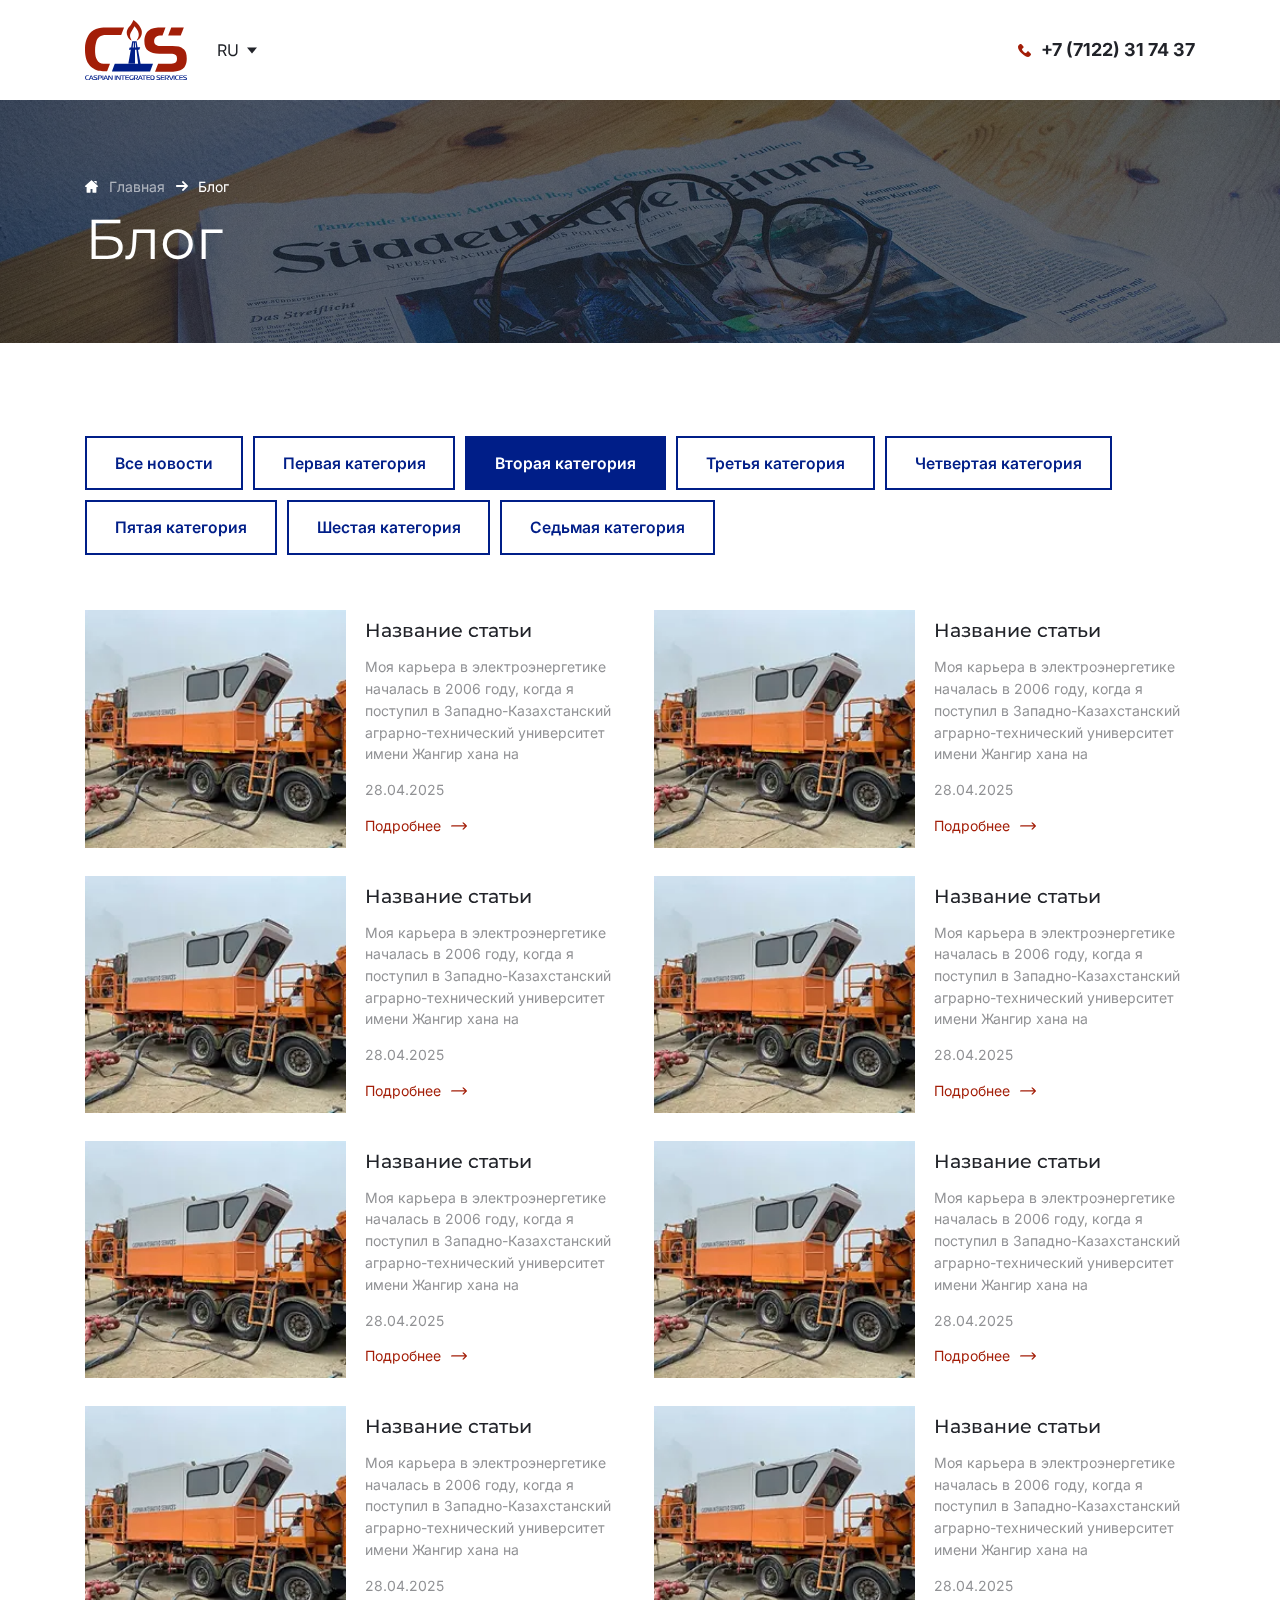
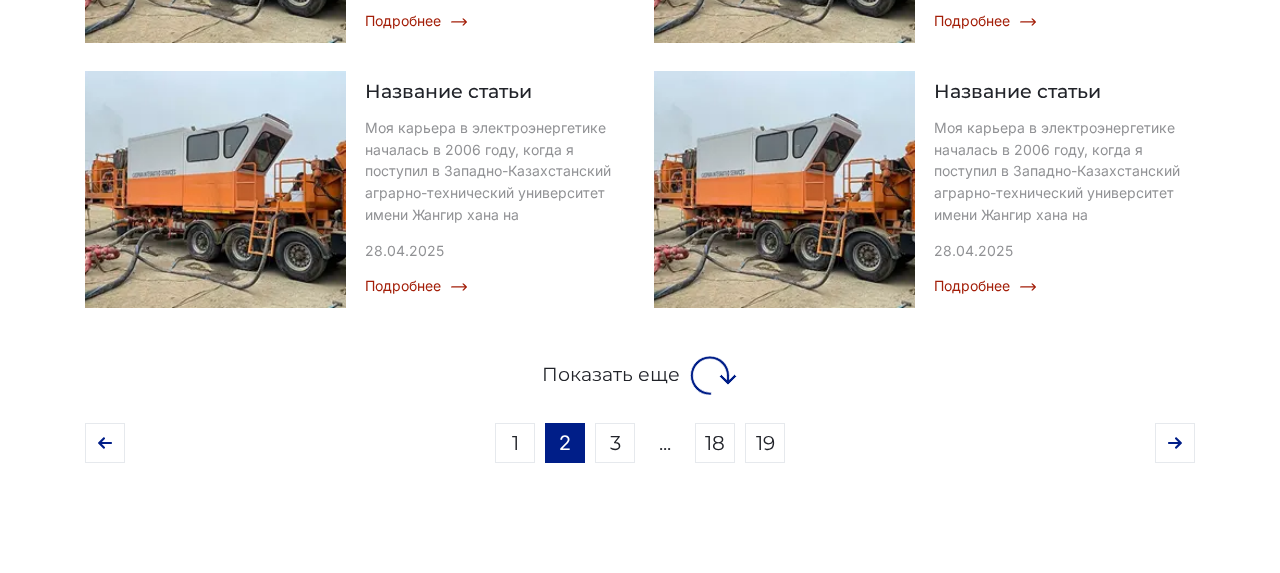
<file: blog.html>
<!DOCTYPE html>
<html lang="ru">

<head>
    <meta charset="UTF-8">
    <meta http-equiv="X-UA-Compatible" content="IE=edge">
    <meta name="viewport" content="width=device-width, initial-scale=1.0">
    <title>Blog</title>
    <link rel="preconnect" href="https://fonts.googleapis.com">
    <link rel="preconnect" href="https://fonts.gstatic.com" crossorigin>
    <link
        href="https://fonts.googleapis.com/css2?family=Inter:ital,opsz,wght@0,14..32,100..900;1,14..32,100..900&family=Montserrat:ital,wght@0,100..900;1,100..900&display=swap"
        rel="stylesheet">
    <link rel="stylesheet" href="css/swiper.css">
    <link rel="stylesheet" href="css/swiper.css">
    <link rel="stylesheet" href="css/fancybox.css">
    <link rel="stylesheet" href="css/style.min.css">
</head>

<body>

    <header class="topbar">
        <div class="container">
            <div class="topbar__inner">
                <a class="topbar__logo logo" href="#">
                    <img src="images/logo.svg" alt="logo">
                </a>
                <div class="topbar__lang lang">
                    <div class="lang__current">
                        <span>
                            RU
                        </span>
                        <svg width="10" height="7" viewBox="0 0 10 7" fill="none" xmlns="http://www.w3.org/2000/svg">
                            <path d="M5.0001 6.5L10 0.5L5.98411 0.5L4.01596 0.5L0 0.5L5.0001 6.5Z" fill="#212329" />
                        </svg>
                    </div>
                    <ul class="lang__list lang-list">
                        <li class="lang-list__item lang-item">
                            <a class="lang-item__link" href="#">
                                Қаз
                            </a>
                        </li>
                        <li class="lang-list__item lang-item">
                            <a class="lang-item__link" href="#">
                                Рус
                            </a>
                        </li>
                    </ul>
                </div>
                <nav class="topbar__menu menu">
                    <ul class="menu__list menu-list">
                        <li class="menu-list__item menu-item">
                            <div class="menu-item__dropdown dropdown">
                                <div class="dropdown__head">
                                    <span>
                                        О компании
                                    </span>
                                    <svg width="10" height="7" viewBox="0 0 10 7" fill="none"
                                        xmlns="http://www.w3.org/2000/svg">
                                        <path d="M5.0001 6.5L10 0.5L5.98411 0.5L4.01596 0.5L0 0.5L5.0001 6.5Z"
                                            fill="#212329" />
                                    </svg>
                                </div>
                                <ul class="dropdown__list dropdown-list">
                                    <li class="dropdown-list__item dropdown-item">
                                        <a class="dropdown-item__link dropdown-link" href="#">
                                            Клиенты
                                        </a>
                                    </li>
                                    <li class="dropdown-list__item dropdown-item">
                                        <a class="dropdown-item__link dropdown-link" href="#">
                                            Партнёры
                                        </a>
                                    </li>
                                    <li class="dropdown-list__item dropdown-item">
                                        <a class="dropdown-item__link dropdown-link" href="#">
                                            Оборудование
                                        </a>
                                    </li>
                                    <li class="dropdown-list__item dropdown-item">
                                        <a class="dropdown-item__link dropdown-link" href="#">
                                            Безопасность и качество
                                        </a>
                                    </li>
                                </ul>
                            </div>
                        </li>
                        <li class="menu-list__item menu-item">
                            <div class="menu-item__dropdown dropdown">
                                <div class="dropdown__head">
                                    <span>
                                        Направления деятельности
                                    </span>
                                    <svg width="10" height="7" viewBox="0 0 10 7" fill="none"
                                        xmlns="http://www.w3.org/2000/svg">
                                        <path d="M5.0001 6.5L10 0.5L5.98411 0.5L4.01596 0.5L0 0.5L5.0001 6.5Z"
                                            fill="#212329" />
                                    </svg>
                                </div>
                                <ul class="dropdown__list dropdown-list">
                                    <li class="dropdown-list__item dropdown-item">
                                        <a class="dropdown-item__link dropdown-link" href="#">
                                            Гидроразрыв пластов
                                        </a>
                                    </li>
                                    <li class="dropdown-list__item dropdown-item">
                                        <a class="dropdown-item__link dropdown-link" href="#">
                                            Многостадийный ГРП
                                        </a>
                                    </li>
                                    <li class="dropdown-list__item dropdown-item">
                                        <a class="dropdown-item__link dropdown-link" href="#">
                                            Инженерное сопровождение ГРП
                                        </a>
                                    </li>
                                </ul>
                            </div>
                        </li>
                        <li class="menu-list__item menu-item">
                            <a class="menu-item__link menu-link" href="#">
                                Новости
                            </a>
                        </li>
                        <li class="menu-list__item menu-item">
                            <a class="menu-item__link menu-link" href="#">
                                Кейсы
                            </a>
                        </li>
                        <li class="menu-list__item menu-item">
                            <a class="menu-item__link menu-link" href="#">
                                Контакты
                            </a>
                        </li>
                    </ul>
                </nav>
                <a class="topbar__mail mail" href="mailto:info@cis.kz">
                    <svg width="13" height="13" viewBox="0 0 13 13" fill="none" xmlns="http://www.w3.org/2000/svg">
                        <path
                            d="M11.8567 1.54688H1.14185C0.965969 1.54688 0.801311 1.59012 0.652344 1.66139L6.47388 7.48292L7.77868 6.22896C7.77868 6.22896 7.77878 6.22883 7.77881 6.22878C7.77883 6.22873 7.77893 6.22868 7.77893 6.22868L12.3464 1.66149C12.1974 1.59017 12.0326 1.54688 11.8567 1.54688Z"
                            fill="#A31E08" />
                        <path
                            d="M12.8841 2.20312L8.58594 6.5011L12.884 10.7991C12.9553 10.6502 12.9985 10.4855 12.9985 10.3096V2.69245C12.9985 2.51667 12.9554 2.35204 12.8841 2.20312Z"
                            fill="#A31E08" />
                        <path
                            d="M0.114512 2.20312C0.0432402 2.35209 0 2.51675 0 2.69263V10.3098C0 10.4856 0.0431895 10.6503 0.11441 10.7992L4.41261 6.50122L0.114512 2.20312Z"
                            fill="#A31E08" />
                        <path
                            d="M8.04833 7.03911L6.74335 8.29323C6.66896 8.36763 6.57151 8.40482 6.47408 8.40482C6.37666 8.40482 6.27918 8.36763 6.20482 8.29323L4.95062 7.03906L0.652344 11.3371C0.801336 11.4084 0.966096 11.4517 1.14203 11.4517H11.8569C12.0328 11.4517 12.1974 11.4084 12.3464 11.3372L8.04833 7.03911Z"
                            fill="#A31E08" />
                    </svg>
                    <span>
                        info@cis.kz
                    </span>
                </a>
                <a class="topbar__phone phone" href="tel:+77122317437">
                    <svg width="13" height="13" viewBox="0 0 13 13" fill="none" xmlns="http://www.w3.org/2000/svg">
                        <g clip-path="url(#clip0_4434_3691)">
                            <path
                                d="M12.6442 9.54069L10.8301 7.7265C10.1821 7.07858 9.08066 7.33777 8.82149 8.18005C8.62711 8.76321 7.97919 9.08717 7.39606 8.95756C6.10021 8.6336 4.35081 6.94899 4.02685 5.58835C3.83247 5.00519 4.22122 4.35727 4.80436 4.16292C5.64666 3.90375 5.90583 2.80227 5.2579 2.15435L3.44372 0.34016C2.92538 -0.113387 2.14787 -0.113387 1.69432 0.34016L0.463262 1.57122C-0.767795 2.86707 0.592847 6.30107 3.63809 9.34631C6.68334 12.3916 10.1173 13.817 11.4132 12.5211L12.6442 11.2901C13.0978 10.7717 13.0978 9.99424 12.6442 9.54069Z"
                                fill="#A31E08" />
                        </g>
                        <defs>
                            <clipPath id="clip0_4434_3691">
                                <rect width="13" height="13" fill="white" />
                            </clipPath>
                        </defs>
                    </svg>
                    <span>
                        +7 (7122) 31 74 37
                    </span>
                </a>
            </div>
        </div>
    </header>

    <div class="wrapper">
        <main class="main">
            <section class="main__head head head--margened">
                <div class="head__bg head-bg">
                    <picture class="head-bg__img">
                        <img src="images/head-img-2.jpg" alt="img">
                    </picture>
                </div>
                <div class="container">
                    <div class="head__inner">
                        <div class="head__trail trail">
                            <ul class="trail__list trail-list">
                                <li class="trail-list__item trail-item">
                                    <a class="trail-item__link trail-link" href="#">
                                        <svg width="13" height="13" viewBox="0 0 13 13" fill="none"
                                            xmlns="http://www.w3.org/2000/svg">
                                            <g clip-path="url(#clip0_4431_42203)">
                                                <path
                                                    d="M12.7817 5.81L6.949 0.495292C6.69298 0.261978 6.30692 0.262003 6.05101 0.495266L0.218309 5.81002C0.0132296 5.9969 -0.0545125 6.28483 0.0456788 6.54353C0.145895 6.80223 0.389899 6.96938 0.667342 6.96938H1.59892V12.2943C1.59892 12.5054 1.77011 12.6766 1.98123 12.6766H5.17826C5.38938 12.6766 5.56056 12.5055 5.56056 12.2943V9.06118H7.43952V12.2943C7.43952 12.5055 7.6107 12.6766 7.82182 12.6766H11.0187C11.2298 12.6766 11.401 12.5055 11.401 12.2943V6.96938H12.3328C12.6102 6.96938 12.8542 6.80221 12.9544 6.54353C13.0545 6.2848 12.9867 5.9969 12.7817 5.81Z"
                                                    fill="white" />
                                                <path
                                                    d="M11.3018 1.08594H8.73438L11.6841 3.7681V1.46822C11.6841 1.2571 11.513 1.08594 11.3018 1.08594Z"
                                                    fill="white" />
                                            </g>
                                            <defs>
                                                <clipPath id="clip0_4431_42203">
                                                    <rect width="13" height="13" fill="white" />
                                                </clipPath>
                                            </defs>
                                        </svg>
                                        <span>
                                            Главная
                                        </span>
                                    </a>
                                </li>
                                <li class="trail-list__item trail-item">
                                    <svg width="12" height="12" viewBox="0 0 12 12" fill="none"
                                        xmlns="http://www.w3.org/2000/svg">
                                        <path
                                            d="M11.8082 6.46686L7.47455 10.8006C7.35085 10.9243 7.18597 10.9922 7.01017 10.9922C6.83417 10.9922 6.66939 10.9242 6.54569 10.8006L6.15223 10.407C6.02862 10.2835 5.96052 10.1185 5.96052 9.94264C5.96052 9.76683 6.02862 9.5963 6.15223 9.47279L8.6804 6.93905H0.648286C0.286143 6.93905 0 6.65554 0 6.2933V5.73692C0 5.37468 0.286143 5.06258 0.648286 5.06258H8.70908L6.15232 2.5147C6.02872 2.391 5.96062 2.23051 5.96062 2.05461C5.96062 1.8789 6.02872 1.71607 6.15232 1.59247L6.54578 1.20018C6.66949 1.07647 6.83427 1.00906 7.01027 1.00906C7.18607 1.00906 7.35095 1.07735 7.47465 1.20105L11.8083 5.53468C11.9323 5.65877 12.0005 5.82443 12 6.00052C12.0004 6.17721 11.9323 6.34296 11.8082 6.46686Z"
                                            fill="white" />
                                    </svg>
                                    <span>
                                        Блог
                                    </span>
                                </li>
                            </ul>
                        </div>
                        <div class="head__titling head-titling">
                            <h1 class="head-titling__title">
                                Блог
                            </h1>
                        </div>
                    </div>
                </div>
            </section>
            <section class="main__blog blog">
                <div class="container">
                    <div class="blog__categories categories">
                        <ul class="categories__list categories-list">
                            <li class="categories-list__item categories-item">
                                <a class="categories-item__link categories-link" href="#">
                                    Все новости
                                </a>
                            </li>
                            <li class="categories-list__item categories-item">
                                <a class="categories-item__link categories-link" href="#">
                                    Первая категория
                                </a>
                            </li>
                            <li class="categories-list__item categories-item">
                                <a class="categories-item__link categories-link categories-link--active" href="#">
                                    Вторая категория
                                </a>
                            </li>
                            <li class="categories-list__item categories-item">
                                <a class="categories-item__link categories-link" href="#">
                                    Третья категория
                                </a>
                            </li>
                            <li class="categories-list__item categories-item">
                                <a class="categories-item__link categories-link" href="#">
                                    Четвертая категория
                                </a>
                            </li>
                            <li class="categories-list__item categories-item">
                                <a class="categories-item__link categories-link" href="#">
                                    Пятая категория
                                </a>
                            </li>
                            <li class="categories-list__item categories-item">
                                <a class="categories-item__link categories-link" href="#">
                                    Шестая категория
                                </a>
                            </li>
                            <li class="categories-list__item categories-item">
                                <a class="categories-item__link categories-link" href="#">
                                    Седьмая категория
                                </a>
                            </li>
                        </ul>
                    </div>
                    <div class="blog__inner">
                        <a class="blog__item blog-item" href="#">
                            <picture class="blog-item__img">
                                <img src="images/blog-img-1.jpg" alt="img">
                            </picture>
                            <div class="blog-item__inner">
                                <h5 class="blog-item__title">
                                    Название статьи
                                </h5>
                                <p class="blog-item__text">
                                    Моя карьера в электроэнергетике началась в 2006 году, когда я поступил в
                                    Западно-Казахстанский аграрно-технический университет имени Жангир хана на
                                </p>
                                <time class="blog-item__date">
                                    28.04.2025
                                </time>
                                <div class="blog-item__link" href="#">
                                    <span>
                                        Подробнее
                                    </span>
                                    <svg width="16" height="16" viewBox="0 0 16 16" fill="none"
                                        xmlns="http://www.w3.org/2000/svg">
                                        <g clip-path="url(#clip0_4434_32028)">
                                            <path
                                                d="M13.7958 8.62054C13.7209 8.62054 13.6459 8.62054 13.5709 8.62054C9.31866 8.62054 5.06286 8.62054 0.810618 8.62054C0.721361 8.62054 0.632103 8.62411 0.542845 8.6134C0.228658 8.57413 -0.00698258 8.30278 0.00015804 7.98502C0.00372835 7.67441 0.235798 7.41378 0.546415 7.37807C0.635673 7.36736 0.724931 7.37093 0.814188 7.37093C5.06643 7.37093 9.32224 7.37093 13.5745 7.37093C13.6494 7.37093 13.7209 7.37093 13.8422 7.37093C13.7601 7.28524 13.7137 7.23169 13.6673 7.18528C13.0139 6.53548 12.3606 5.88211 11.7072 5.23589C11.5108 5.04309 11.4287 4.81816 11.5144 4.55396C11.6608 4.1041 12.1999 3.97914 12.5534 4.31832C12.9889 4.73961 13.4174 5.17162 13.8458 5.60006C14.4813 6.232 15.1204 6.86752 15.7559 7.49946C16.0737 7.81722 16.0773 8.17425 15.7666 8.48487C14.7098 9.53811 13.653 10.5914 12.5926 11.6446C12.2356 12.0016 11.7179 11.9195 11.5323 11.4875C11.4287 11.2411 11.4823 10.9877 11.6965 10.7699C12.3534 10.1129 13.0104 9.45956 13.6709 8.8062C13.7173 8.75978 13.7744 8.72408 13.8244 8.68481C13.8137 8.66695 13.803 8.64553 13.7958 8.62054Z"
                                                fill="#A31E08" />
                                        </g>
                                        <defs>
                                            <clipPath id="clip0_4434_32028">
                                                <rect width="15.9986" height="7.744" fill="white"
                                                    transform="translate(0 4.125)" />
                                            </clipPath>
                                        </defs>
                                    </svg>
                                </div>
                            </div>
                        </a>
                        <a class="blog__item blog-item" href="#">
                            <picture class="blog-item__img">
                                <img src="images/blog-img-1.jpg" alt="img">
                            </picture>
                            <div class="blog-item__inner">
                                <h5 class="blog-item__title">
                                    Название статьи
                                </h5>
                                <p class="blog-item__text">
                                    Моя карьера в электроэнергетике началась в 2006 году, когда я поступил в
                                    Западно-Казахстанский аграрно-технический университет имени Жангир хана на
                                </p>
                                <time class="blog-item__date">
                                    28.04.2025
                                </time>
                                <div class="blog-item__link" href="#">
                                    <span>
                                        Подробнее
                                    </span>
                                    <svg width="16" height="16" viewBox="0 0 16 16" fill="none"
                                        xmlns="http://www.w3.org/2000/svg">
                                        <g clip-path="url(#clip0_4434_32028)">
                                            <path
                                                d="M13.7958 8.62054C13.7209 8.62054 13.6459 8.62054 13.5709 8.62054C9.31866 8.62054 5.06286 8.62054 0.810618 8.62054C0.721361 8.62054 0.632103 8.62411 0.542845 8.6134C0.228658 8.57413 -0.00698258 8.30278 0.00015804 7.98502C0.00372835 7.67441 0.235798 7.41378 0.546415 7.37807C0.635673 7.36736 0.724931 7.37093 0.814188 7.37093C5.06643 7.37093 9.32224 7.37093 13.5745 7.37093C13.6494 7.37093 13.7209 7.37093 13.8422 7.37093C13.7601 7.28524 13.7137 7.23169 13.6673 7.18528C13.0139 6.53548 12.3606 5.88211 11.7072 5.23589C11.5108 5.04309 11.4287 4.81816 11.5144 4.55396C11.6608 4.1041 12.1999 3.97914 12.5534 4.31832C12.9889 4.73961 13.4174 5.17162 13.8458 5.60006C14.4813 6.232 15.1204 6.86752 15.7559 7.49946C16.0737 7.81722 16.0773 8.17425 15.7666 8.48487C14.7098 9.53811 13.653 10.5914 12.5926 11.6446C12.2356 12.0016 11.7179 11.9195 11.5323 11.4875C11.4287 11.2411 11.4823 10.9877 11.6965 10.7699C12.3534 10.1129 13.0104 9.45956 13.6709 8.8062C13.7173 8.75978 13.7744 8.72408 13.8244 8.68481C13.8137 8.66695 13.803 8.64553 13.7958 8.62054Z"
                                                fill="#A31E08" />
                                        </g>
                                        <defs>
                                            <clipPath id="clip0_4434_32028">
                                                <rect width="15.9986" height="7.744" fill="white"
                                                    transform="translate(0 4.125)" />
                                            </clipPath>
                                        </defs>
                                    </svg>
                                </div>
                            </div>
                        </a>
                        <a class="blog__item blog-item" href="#">
                            <picture class="blog-item__img">
                                <img src="images/blog-img-1.jpg" alt="img">
                            </picture>
                            <div class="blog-item__inner">
                                <h5 class="blog-item__title">
                                    Название статьи
                                </h5>
                                <p class="blog-item__text">
                                    Моя карьера в электроэнергетике началась в 2006 году, когда я поступил в
                                    Западно-Казахстанский аграрно-технический университет имени Жангир хана на
                                </p>
                                <time class="blog-item__date">
                                    28.04.2025
                                </time>
                                <div class="blog-item__link" href="#">
                                    <span>
                                        Подробнее
                                    </span>
                                    <svg width="16" height="16" viewBox="0 0 16 16" fill="none"
                                        xmlns="http://www.w3.org/2000/svg">
                                        <g clip-path="url(#clip0_4434_32028)">
                                            <path
                                                d="M13.7958 8.62054C13.7209 8.62054 13.6459 8.62054 13.5709 8.62054C9.31866 8.62054 5.06286 8.62054 0.810618 8.62054C0.721361 8.62054 0.632103 8.62411 0.542845 8.6134C0.228658 8.57413 -0.00698258 8.30278 0.00015804 7.98502C0.00372835 7.67441 0.235798 7.41378 0.546415 7.37807C0.635673 7.36736 0.724931 7.37093 0.814188 7.37093C5.06643 7.37093 9.32224 7.37093 13.5745 7.37093C13.6494 7.37093 13.7209 7.37093 13.8422 7.37093C13.7601 7.28524 13.7137 7.23169 13.6673 7.18528C13.0139 6.53548 12.3606 5.88211 11.7072 5.23589C11.5108 5.04309 11.4287 4.81816 11.5144 4.55396C11.6608 4.1041 12.1999 3.97914 12.5534 4.31832C12.9889 4.73961 13.4174 5.17162 13.8458 5.60006C14.4813 6.232 15.1204 6.86752 15.7559 7.49946C16.0737 7.81722 16.0773 8.17425 15.7666 8.48487C14.7098 9.53811 13.653 10.5914 12.5926 11.6446C12.2356 12.0016 11.7179 11.9195 11.5323 11.4875C11.4287 11.2411 11.4823 10.9877 11.6965 10.7699C12.3534 10.1129 13.0104 9.45956 13.6709 8.8062C13.7173 8.75978 13.7744 8.72408 13.8244 8.68481C13.8137 8.66695 13.803 8.64553 13.7958 8.62054Z"
                                                fill="#A31E08" />
                                        </g>
                                        <defs>
                                            <clipPath id="clip0_4434_32028">
                                                <rect width="15.9986" height="7.744" fill="white"
                                                    transform="translate(0 4.125)" />
                                            </clipPath>
                                        </defs>
                                    </svg>
                                </div>
                            </div>
                        </a>
                        <a class="blog__item blog-item" href="#">
                            <picture class="blog-item__img">
                                <img src="images/blog-img-1.jpg" alt="img">
                            </picture>
                            <div class="blog-item__inner">
                                <h5 class="blog-item__title">
                                    Название статьи
                                </h5>
                                <p class="blog-item__text">
                                    Моя карьера в электроэнергетике началась в 2006 году, когда я поступил в
                                    Западно-Казахстанский аграрно-технический университет имени Жангир хана на
                                </p>
                                <time class="blog-item__date">
                                    28.04.2025
                                </time>
                                <div class="blog-item__link" href="#">
                                    <span>
                                        Подробнее
                                    </span>
                                    <svg width="16" height="16" viewBox="0 0 16 16" fill="none"
                                        xmlns="http://www.w3.org/2000/svg">
                                        <g clip-path="url(#clip0_4434_32028)">
                                            <path
                                                d="M13.7958 8.62054C13.7209 8.62054 13.6459 8.62054 13.5709 8.62054C9.31866 8.62054 5.06286 8.62054 0.810618 8.62054C0.721361 8.62054 0.632103 8.62411 0.542845 8.6134C0.228658 8.57413 -0.00698258 8.30278 0.00015804 7.98502C0.00372835 7.67441 0.235798 7.41378 0.546415 7.37807C0.635673 7.36736 0.724931 7.37093 0.814188 7.37093C5.06643 7.37093 9.32224 7.37093 13.5745 7.37093C13.6494 7.37093 13.7209 7.37093 13.8422 7.37093C13.7601 7.28524 13.7137 7.23169 13.6673 7.18528C13.0139 6.53548 12.3606 5.88211 11.7072 5.23589C11.5108 5.04309 11.4287 4.81816 11.5144 4.55396C11.6608 4.1041 12.1999 3.97914 12.5534 4.31832C12.9889 4.73961 13.4174 5.17162 13.8458 5.60006C14.4813 6.232 15.1204 6.86752 15.7559 7.49946C16.0737 7.81722 16.0773 8.17425 15.7666 8.48487C14.7098 9.53811 13.653 10.5914 12.5926 11.6446C12.2356 12.0016 11.7179 11.9195 11.5323 11.4875C11.4287 11.2411 11.4823 10.9877 11.6965 10.7699C12.3534 10.1129 13.0104 9.45956 13.6709 8.8062C13.7173 8.75978 13.7744 8.72408 13.8244 8.68481C13.8137 8.66695 13.803 8.64553 13.7958 8.62054Z"
                                                fill="#A31E08" />
                                        </g>
                                        <defs>
                                            <clipPath id="clip0_4434_32028">
                                                <rect width="15.9986" height="7.744" fill="white"
                                                    transform="translate(0 4.125)" />
                                            </clipPath>
                                        </defs>
                                    </svg>
                                </div>
                            </div>
                        </a>
                        <a class="blog__item blog-item" href="#">
                            <picture class="blog-item__img">
                                <img src="images/blog-img-1.jpg" alt="img">
                            </picture>
                            <div class="blog-item__inner">
                                <h5 class="blog-item__title">
                                    Название статьи
                                </h5>
                                <p class="blog-item__text">
                                    Моя карьера в электроэнергетике началась в 2006 году, когда я поступил в
                                    Западно-Казахстанский аграрно-технический университет имени Жангир хана на
                                </p>
                                <time class="blog-item__date">
                                    28.04.2025
                                </time>
                                <div class="blog-item__link" href="#">
                                    <span>
                                        Подробнее
                                    </span>
                                    <svg width="16" height="16" viewBox="0 0 16 16" fill="none"
                                        xmlns="http://www.w3.org/2000/svg">
                                        <g clip-path="url(#clip0_4434_32028)">
                                            <path
                                                d="M13.7958 8.62054C13.7209 8.62054 13.6459 8.62054 13.5709 8.62054C9.31866 8.62054 5.06286 8.62054 0.810618 8.62054C0.721361 8.62054 0.632103 8.62411 0.542845 8.6134C0.228658 8.57413 -0.00698258 8.30278 0.00015804 7.98502C0.00372835 7.67441 0.235798 7.41378 0.546415 7.37807C0.635673 7.36736 0.724931 7.37093 0.814188 7.37093C5.06643 7.37093 9.32224 7.37093 13.5745 7.37093C13.6494 7.37093 13.7209 7.37093 13.8422 7.37093C13.7601 7.28524 13.7137 7.23169 13.6673 7.18528C13.0139 6.53548 12.3606 5.88211 11.7072 5.23589C11.5108 5.04309 11.4287 4.81816 11.5144 4.55396C11.6608 4.1041 12.1999 3.97914 12.5534 4.31832C12.9889 4.73961 13.4174 5.17162 13.8458 5.60006C14.4813 6.232 15.1204 6.86752 15.7559 7.49946C16.0737 7.81722 16.0773 8.17425 15.7666 8.48487C14.7098 9.53811 13.653 10.5914 12.5926 11.6446C12.2356 12.0016 11.7179 11.9195 11.5323 11.4875C11.4287 11.2411 11.4823 10.9877 11.6965 10.7699C12.3534 10.1129 13.0104 9.45956 13.6709 8.8062C13.7173 8.75978 13.7744 8.72408 13.8244 8.68481C13.8137 8.66695 13.803 8.64553 13.7958 8.62054Z"
                                                fill="#A31E08" />
                                        </g>
                                        <defs>
                                            <clipPath id="clip0_4434_32028">
                                                <rect width="15.9986" height="7.744" fill="white"
                                                    transform="translate(0 4.125)" />
                                            </clipPath>
                                        </defs>
                                    </svg>
                                </div>
                            </div>
                        </a>
                        <a class="blog__item blog-item" href="#">
                            <picture class="blog-item__img">
                                <img src="images/blog-img-1.jpg" alt="img">
                            </picture>
                            <div class="blog-item__inner">
                                <h5 class="blog-item__title">
                                    Название статьи
                                </h5>
                                <p class="blog-item__text">
                                    Моя карьера в электроэнергетике началась в 2006 году, когда я поступил в
                                    Западно-Казахстанский аграрно-технический университет имени Жангир хана на
                                </p>
                                <time class="blog-item__date">
                                    28.04.2025
                                </time>
                                <div class="blog-item__link" href="#">
                                    <span>
                                        Подробнее
                                    </span>
                                    <svg width="16" height="16" viewBox="0 0 16 16" fill="none"
                                        xmlns="http://www.w3.org/2000/svg">
                                        <g clip-path="url(#clip0_4434_32028)">
                                            <path
                                                d="M13.7958 8.62054C13.7209 8.62054 13.6459 8.62054 13.5709 8.62054C9.31866 8.62054 5.06286 8.62054 0.810618 8.62054C0.721361 8.62054 0.632103 8.62411 0.542845 8.6134C0.228658 8.57413 -0.00698258 8.30278 0.00015804 7.98502C0.00372835 7.67441 0.235798 7.41378 0.546415 7.37807C0.635673 7.36736 0.724931 7.37093 0.814188 7.37093C5.06643 7.37093 9.32224 7.37093 13.5745 7.37093C13.6494 7.37093 13.7209 7.37093 13.8422 7.37093C13.7601 7.28524 13.7137 7.23169 13.6673 7.18528C13.0139 6.53548 12.3606 5.88211 11.7072 5.23589C11.5108 5.04309 11.4287 4.81816 11.5144 4.55396C11.6608 4.1041 12.1999 3.97914 12.5534 4.31832C12.9889 4.73961 13.4174 5.17162 13.8458 5.60006C14.4813 6.232 15.1204 6.86752 15.7559 7.49946C16.0737 7.81722 16.0773 8.17425 15.7666 8.48487C14.7098 9.53811 13.653 10.5914 12.5926 11.6446C12.2356 12.0016 11.7179 11.9195 11.5323 11.4875C11.4287 11.2411 11.4823 10.9877 11.6965 10.7699C12.3534 10.1129 13.0104 9.45956 13.6709 8.8062C13.7173 8.75978 13.7744 8.72408 13.8244 8.68481C13.8137 8.66695 13.803 8.64553 13.7958 8.62054Z"
                                                fill="#A31E08" />
                                        </g>
                                        <defs>
                                            <clipPath id="clip0_4434_32028">
                                                <rect width="15.9986" height="7.744" fill="white"
                                                    transform="translate(0 4.125)" />
                                            </clipPath>
                                        </defs>
                                    </svg>
                                </div>
                            </div>
                        </a>
                        <a class="blog__item blog-item" href="#">
                            <picture class="blog-item__img">
                                <img src="images/blog-img-1.jpg" alt="img">
                            </picture>
                            <div class="blog-item__inner">
                                <h5 class="blog-item__title">
                                    Название статьи
                                </h5>
                                <p class="blog-item__text">
                                    Моя карьера в электроэнергетике началась в 2006 году, когда я поступил в
                                    Западно-Казахстанский аграрно-технический университет имени Жангир хана на
                                </p>
                                <time class="blog-item__date">
                                    28.04.2025
                                </time>
                                <div class="blog-item__link" href="#">
                                    <span>
                                        Подробнее
                                    </span>
                                    <svg width="16" height="16" viewBox="0 0 16 16" fill="none"
                                        xmlns="http://www.w3.org/2000/svg">
                                        <g clip-path="url(#clip0_4434_32028)">
                                            <path
                                                d="M13.7958 8.62054C13.7209 8.62054 13.6459 8.62054 13.5709 8.62054C9.31866 8.62054 5.06286 8.62054 0.810618 8.62054C0.721361 8.62054 0.632103 8.62411 0.542845 8.6134C0.228658 8.57413 -0.00698258 8.30278 0.00015804 7.98502C0.00372835 7.67441 0.235798 7.41378 0.546415 7.37807C0.635673 7.36736 0.724931 7.37093 0.814188 7.37093C5.06643 7.37093 9.32224 7.37093 13.5745 7.37093C13.6494 7.37093 13.7209 7.37093 13.8422 7.37093C13.7601 7.28524 13.7137 7.23169 13.6673 7.18528C13.0139 6.53548 12.3606 5.88211 11.7072 5.23589C11.5108 5.04309 11.4287 4.81816 11.5144 4.55396C11.6608 4.1041 12.1999 3.97914 12.5534 4.31832C12.9889 4.73961 13.4174 5.17162 13.8458 5.60006C14.4813 6.232 15.1204 6.86752 15.7559 7.49946C16.0737 7.81722 16.0773 8.17425 15.7666 8.48487C14.7098 9.53811 13.653 10.5914 12.5926 11.6446C12.2356 12.0016 11.7179 11.9195 11.5323 11.4875C11.4287 11.2411 11.4823 10.9877 11.6965 10.7699C12.3534 10.1129 13.0104 9.45956 13.6709 8.8062C13.7173 8.75978 13.7744 8.72408 13.8244 8.68481C13.8137 8.66695 13.803 8.64553 13.7958 8.62054Z"
                                                fill="#A31E08" />
                                        </g>
                                        <defs>
                                            <clipPath id="clip0_4434_32028">
                                                <rect width="15.9986" height="7.744" fill="white"
                                                    transform="translate(0 4.125)" />
                                            </clipPath>
                                        </defs>
                                    </svg>
                                </div>
                            </div>
                        </a>
                        <a class="blog__item blog-item" href="#">
                            <picture class="blog-item__img">
                                <img src="images/blog-img-1.jpg" alt="img">
                            </picture>
                            <div class="blog-item__inner">
                                <h5 class="blog-item__title">
                                    Название статьи
                                </h5>
                                <p class="blog-item__text">
                                    Моя карьера в электроэнергетике началась в 2006 году, когда я поступил в
                                    Западно-Казахстанский аграрно-технический университет имени Жангир хана на
                                </p>
                                <time class="blog-item__date">
                                    28.04.2025
                                </time>
                                <div class="blog-item__link" href="#">
                                    <span>
                                        Подробнее
                                    </span>
                                    <svg width="16" height="16" viewBox="0 0 16 16" fill="none"
                                        xmlns="http://www.w3.org/2000/svg">
                                        <g clip-path="url(#clip0_4434_32028)">
                                            <path
                                                d="M13.7958 8.62054C13.7209 8.62054 13.6459 8.62054 13.5709 8.62054C9.31866 8.62054 5.06286 8.62054 0.810618 8.62054C0.721361 8.62054 0.632103 8.62411 0.542845 8.6134C0.228658 8.57413 -0.00698258 8.30278 0.00015804 7.98502C0.00372835 7.67441 0.235798 7.41378 0.546415 7.37807C0.635673 7.36736 0.724931 7.37093 0.814188 7.37093C5.06643 7.37093 9.32224 7.37093 13.5745 7.37093C13.6494 7.37093 13.7209 7.37093 13.8422 7.37093C13.7601 7.28524 13.7137 7.23169 13.6673 7.18528C13.0139 6.53548 12.3606 5.88211 11.7072 5.23589C11.5108 5.04309 11.4287 4.81816 11.5144 4.55396C11.6608 4.1041 12.1999 3.97914 12.5534 4.31832C12.9889 4.73961 13.4174 5.17162 13.8458 5.60006C14.4813 6.232 15.1204 6.86752 15.7559 7.49946C16.0737 7.81722 16.0773 8.17425 15.7666 8.48487C14.7098 9.53811 13.653 10.5914 12.5926 11.6446C12.2356 12.0016 11.7179 11.9195 11.5323 11.4875C11.4287 11.2411 11.4823 10.9877 11.6965 10.7699C12.3534 10.1129 13.0104 9.45956 13.6709 8.8062C13.7173 8.75978 13.7744 8.72408 13.8244 8.68481C13.8137 8.66695 13.803 8.64553 13.7958 8.62054Z"
                                                fill="#A31E08" />
                                        </g>
                                        <defs>
                                            <clipPath id="clip0_4434_32028">
                                                <rect width="15.9986" height="7.744" fill="white"
                                                    transform="translate(0 4.125)" />
                                            </clipPath>
                                        </defs>
                                    </svg>
                                </div>
                            </div>
                        </a>
                        <a class="blog__item blog-item" href="#">
                            <picture class="blog-item__img">
                                <img src="images/blog-img-1.jpg" alt="img">
                            </picture>
                            <div class="blog-item__inner">
                                <h5 class="blog-item__title">
                                    Название статьи
                                </h5>
                                <p class="blog-item__text">
                                    Моя карьера в электроэнергетике началась в 2006 году, когда я поступил в
                                    Западно-Казахстанский аграрно-технический университет имени Жангир хана на
                                </p>
                                <time class="blog-item__date">
                                    28.04.2025
                                </time>
                                <div class="blog-item__link" href="#">
                                    <span>
                                        Подробнее
                                    </span>
                                    <svg width="16" height="16" viewBox="0 0 16 16" fill="none"
                                        xmlns="http://www.w3.org/2000/svg">
                                        <g clip-path="url(#clip0_4434_32028)">
                                            <path
                                                d="M13.7958 8.62054C13.7209 8.62054 13.6459 8.62054 13.5709 8.62054C9.31866 8.62054 5.06286 8.62054 0.810618 8.62054C0.721361 8.62054 0.632103 8.62411 0.542845 8.6134C0.228658 8.57413 -0.00698258 8.30278 0.00015804 7.98502C0.00372835 7.67441 0.235798 7.41378 0.546415 7.37807C0.635673 7.36736 0.724931 7.37093 0.814188 7.37093C5.06643 7.37093 9.32224 7.37093 13.5745 7.37093C13.6494 7.37093 13.7209 7.37093 13.8422 7.37093C13.7601 7.28524 13.7137 7.23169 13.6673 7.18528C13.0139 6.53548 12.3606 5.88211 11.7072 5.23589C11.5108 5.04309 11.4287 4.81816 11.5144 4.55396C11.6608 4.1041 12.1999 3.97914 12.5534 4.31832C12.9889 4.73961 13.4174 5.17162 13.8458 5.60006C14.4813 6.232 15.1204 6.86752 15.7559 7.49946C16.0737 7.81722 16.0773 8.17425 15.7666 8.48487C14.7098 9.53811 13.653 10.5914 12.5926 11.6446C12.2356 12.0016 11.7179 11.9195 11.5323 11.4875C11.4287 11.2411 11.4823 10.9877 11.6965 10.7699C12.3534 10.1129 13.0104 9.45956 13.6709 8.8062C13.7173 8.75978 13.7744 8.72408 13.8244 8.68481C13.8137 8.66695 13.803 8.64553 13.7958 8.62054Z"
                                                fill="#A31E08" />
                                        </g>
                                        <defs>
                                            <clipPath id="clip0_4434_32028">
                                                <rect width="15.9986" height="7.744" fill="white"
                                                    transform="translate(0 4.125)" />
                                            </clipPath>
                                        </defs>
                                    </svg>
                                </div>
                            </div>
                        </a>
                        <a class="blog__item blog-item" href="#">
                            <picture class="blog-item__img">
                                <img src="images/blog-img-1.jpg" alt="img">
                            </picture>
                            <div class="blog-item__inner">
                                <h5 class="blog-item__title">
                                    Название статьи
                                </h5>
                                <p class="blog-item__text">
                                    Моя карьера в электроэнергетике началась в 2006 году, когда я поступил в
                                    Западно-Казахстанский аграрно-технический университет имени Жангир хана на
                                </p>
                                <time class="blog-item__date">
                                    28.04.2025
                                </time>
                                <div class="blog-item__link" href="#">
                                    <span>
                                        Подробнее
                                    </span>
                                    <svg width="16" height="16" viewBox="0 0 16 16" fill="none"
                                        xmlns="http://www.w3.org/2000/svg">
                                        <g clip-path="url(#clip0_4434_32028)">
                                            <path
                                                d="M13.7958 8.62054C13.7209 8.62054 13.6459 8.62054 13.5709 8.62054C9.31866 8.62054 5.06286 8.62054 0.810618 8.62054C0.721361 8.62054 0.632103 8.62411 0.542845 8.6134C0.228658 8.57413 -0.00698258 8.30278 0.00015804 7.98502C0.00372835 7.67441 0.235798 7.41378 0.546415 7.37807C0.635673 7.36736 0.724931 7.37093 0.814188 7.37093C5.06643 7.37093 9.32224 7.37093 13.5745 7.37093C13.6494 7.37093 13.7209 7.37093 13.8422 7.37093C13.7601 7.28524 13.7137 7.23169 13.6673 7.18528C13.0139 6.53548 12.3606 5.88211 11.7072 5.23589C11.5108 5.04309 11.4287 4.81816 11.5144 4.55396C11.6608 4.1041 12.1999 3.97914 12.5534 4.31832C12.9889 4.73961 13.4174 5.17162 13.8458 5.60006C14.4813 6.232 15.1204 6.86752 15.7559 7.49946C16.0737 7.81722 16.0773 8.17425 15.7666 8.48487C14.7098 9.53811 13.653 10.5914 12.5926 11.6446C12.2356 12.0016 11.7179 11.9195 11.5323 11.4875C11.4287 11.2411 11.4823 10.9877 11.6965 10.7699C12.3534 10.1129 13.0104 9.45956 13.6709 8.8062C13.7173 8.75978 13.7744 8.72408 13.8244 8.68481C13.8137 8.66695 13.803 8.64553 13.7958 8.62054Z"
                                                fill="#A31E08" />
                                        </g>
                                        <defs>
                                            <clipPath id="clip0_4434_32028">
                                                <rect width="15.9986" height="7.744" fill="white"
                                                    transform="translate(0 4.125)" />
                                            </clipPath>
                                        </defs>
                                    </svg>
                                </div>
                            </div>
                        </a>
                    </div>
                    <div class="blog__more">
                        <span>
                            Показать еще
                        </span>
                        <svg width="60" height="52" viewBox="0 0 60 52" fill="none" xmlns="http://www.w3.org/2000/svg">
                            <path
                                d="M56.6836 24.458L51.0566 30.0703L50.2041 30.9219L50.2041 26C50.2041 19.3609 47.6193 13.1213 42.9248 8.42676C38.2302 3.73217 31.9906 1.14747 25.3516 1.14747C18.7127 1.14758 12.4738 3.73227 7.7793 8.42676C3.08467 13.1213 0.500002 19.3609 0.500002 26C0.500116 32.6389 3.08478 38.8779 7.7793 43.5723C12.4737 48.2668 18.7125 50.8515 25.3516 50.8516L27.2002 50.8516L27.2002 47.1572L25.3525 47.1572C13.6857 47.1572 4.19457 37.6663 4.19434 26C4.19434 14.3336 13.6851 4.84301 25.3516 4.84278C37.0182 4.84278 46.5088 14.3335 46.5088 26L46.5088 30.9961L45.6582 30.1592L39.9932 24.5869L37.4014 27.2207L48.3506 37.9902L59.293 27.0742L56.6836 24.458Z"
                                fill="#001E88" stroke="white" />
                        </svg>
                    </div>
                    <div class="blog__paging paging">
                        <a class="paging__arrow paging-arrow paging-arrow--prev" href="#">
                            <svg width="14" height="14" viewBox="0 0 14 14" fill="none"
                                xmlns="http://www.w3.org/2000/svg">
                                <path
                                    d="M0.223804 6.45923L5.27969 1.40323C5.42401 1.25891 5.61636 1.17969 5.82147 1.17969C6.0268 1.17969 6.21904 1.25902 6.36337 1.40323L6.8224 1.86238C6.96661 2.00648 7.04606 2.19895 7.04606 2.40416C7.04606 2.60927 6.96661 2.80823 6.8224 2.95232L3.87287 5.90834L13.2437 5.90834C13.6662 5.90834 14 6.23911 14 6.66172L14 7.31084C14 7.73345 13.6662 8.09756 13.2437 8.09756L3.83941 8.09756L6.82229 11.0701C6.9665 11.2144 7.04594 11.4016 7.04594 11.6069C7.04594 11.8119 6.9665 12.0018 6.82229 12.146L6.36325 12.6037C6.21893 12.748 6.02669 12.8267 5.82136 12.8267C5.61625 12.8267 5.4239 12.747 5.27957 12.6027L0.223691 7.54679C0.0790258 7.40201 -0.000534484 7.20874 3.48414e-05 7.00329C-0.000420079 6.79717 0.0790257 6.60379 0.223804 6.45923Z"
                                    fill="#001E88" />
                            </svg>
                        </a>
                        <ul class="paging__list paging-list">
                            <li class="paging-list__item paging-item">
                                <a class="paging-item__link paging-link" href="#">
                                    1
                                </a>
                            </li>
                            <li class="paging-list__item paging-item paging-item--active">
                                2
                            </li>
                            <li class="paging-list__item paging-item">
                                <a class="paging-item__link paging-link" href="#">
                                    3
                                </a>
                            </li>
                            <li class="paging-list__item paging-item paging-item--more">
                                <a class="paging-item__link paging-link" href="#">
                                    ...
                                </a>
                            </li>
                            <li class="paging-list__item paging-item">
                                <a class="paging-item__link paging-link" href="#">
                                    18
                                </a>
                            </li>
                            <li class="paging-list__item paging-item">
                                <a class="paging-item__link paging-link" href="#">
                                    19
                                </a>
                            </li>
                        </ul>
                        <a class="paging__arrow paging-arrow paging-arrow--next" href="#">
                            <svg width="14" height="14" viewBox="0 0 14 14" fill="none"
                                xmlns="http://www.w3.org/2000/svg">
                                <path
                                    d="M13.7762 7.54076L8.72031 12.5968C8.57599 12.7411 8.38364 12.8203 8.17853 12.8203C7.9732 12.8203 7.78096 12.741 7.63663 12.5968L7.1776 12.1376C7.03339 11.9935 6.95394 11.8011 6.95394 11.5958C6.95394 11.3907 7.03339 11.1918 7.1776 11.0477L10.1271 8.09166L0.756332 8.09166C0.333832 8.09166 -1.8274e-06 7.76089 -1.98005e-06 7.33828L-2.2145e-06 6.68916C-2.36714e-06 6.26655 0.333831 5.90244 0.756331 5.90244L10.1606 5.90244L7.17771 2.92991C7.0335 2.78559 6.95405 2.59835 6.95405 2.39314C6.95405 2.18815 7.0335 1.99818 7.17771 1.85397L7.63674 1.3963C7.78107 1.25198 7.97331 1.17333 8.17864 1.17333C8.38374 1.17333 8.5761 1.253 8.72042 1.39732L13.7763 6.45321C13.921 6.59799 14.0005 6.79126 14 6.9967C14.0004 7.20283 13.921 7.39621 13.7762 7.54076Z"
                                    fill="#001E88" />
                            </svg>
                        </a>
                    </div>
                </div>
            </section>
        </main>
        <footer class="footer"></footer>
    </div>

    <script src="js/jquery.js"></script>
    <script src="js/fancybox.js"></script>
    <script src="js/swiper.js"></script>
    <script src="js/main.min.js"></script>
</body>

</html>
</file>
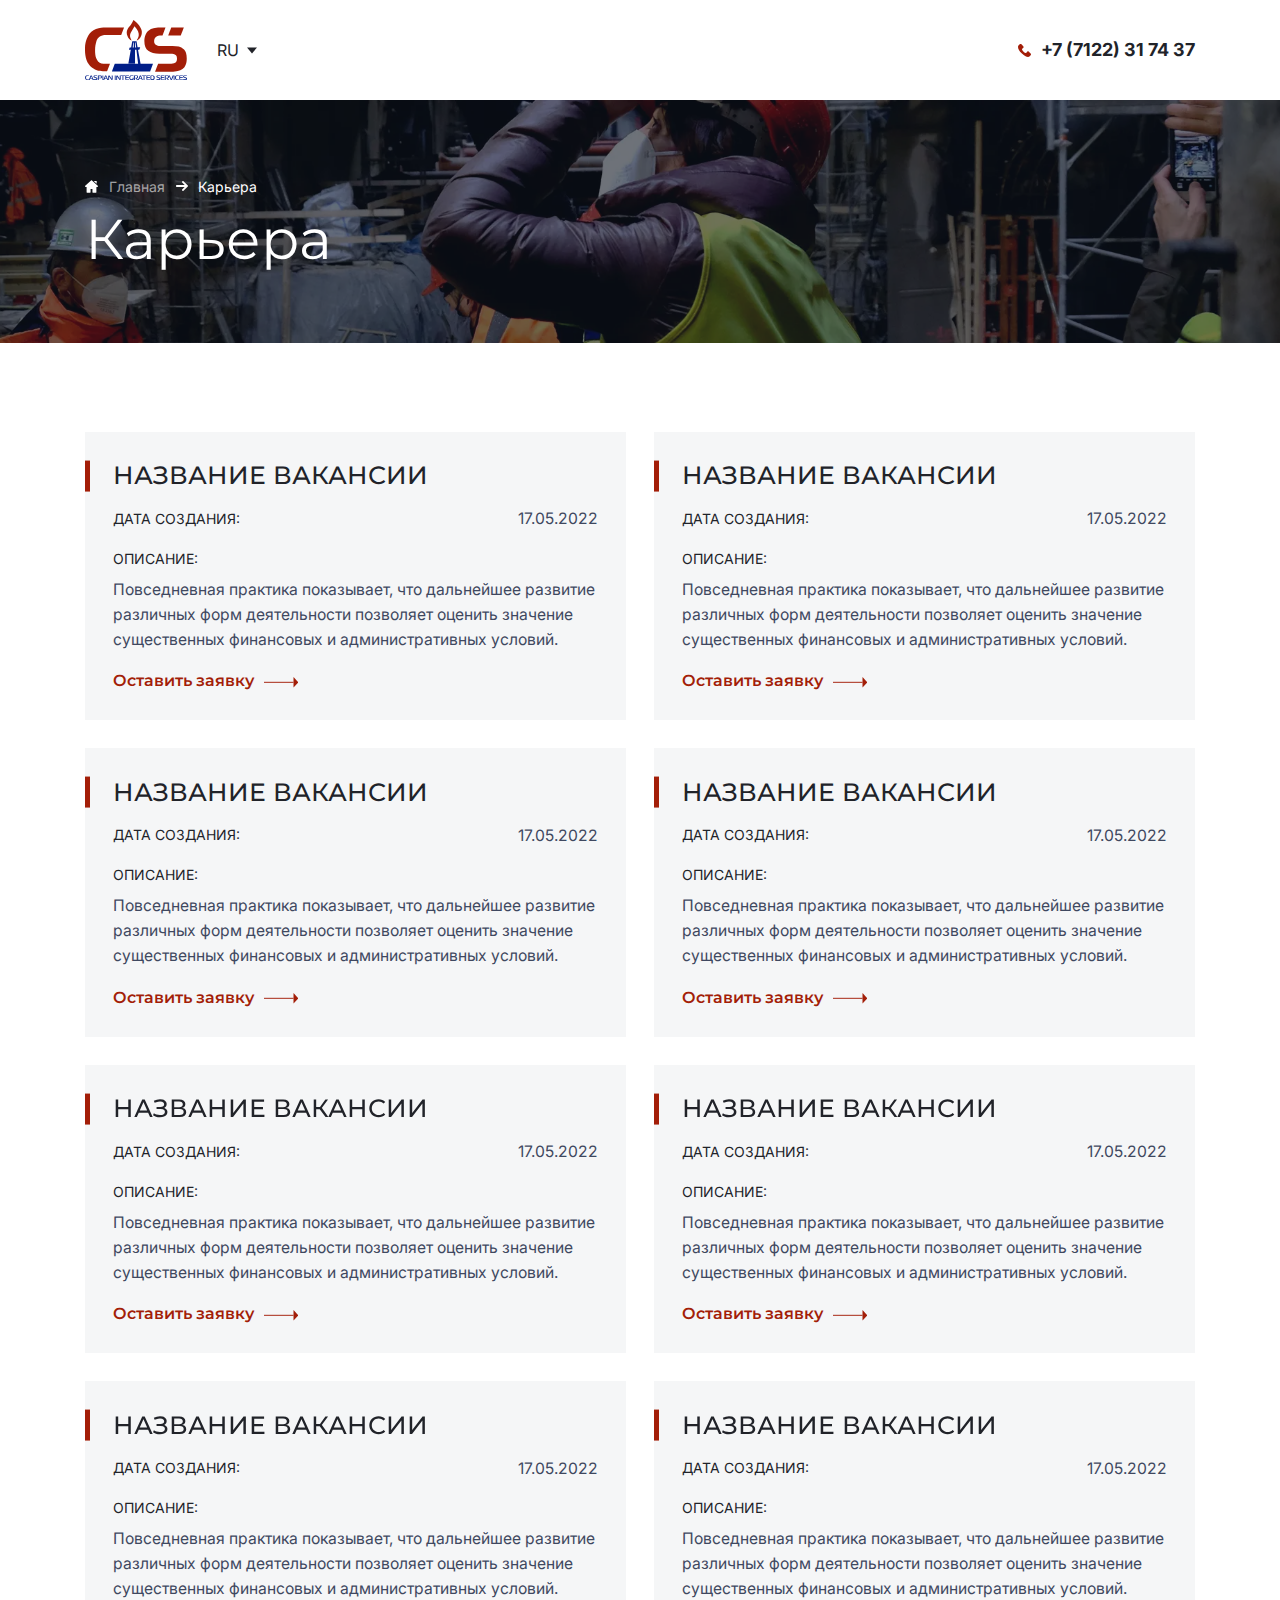
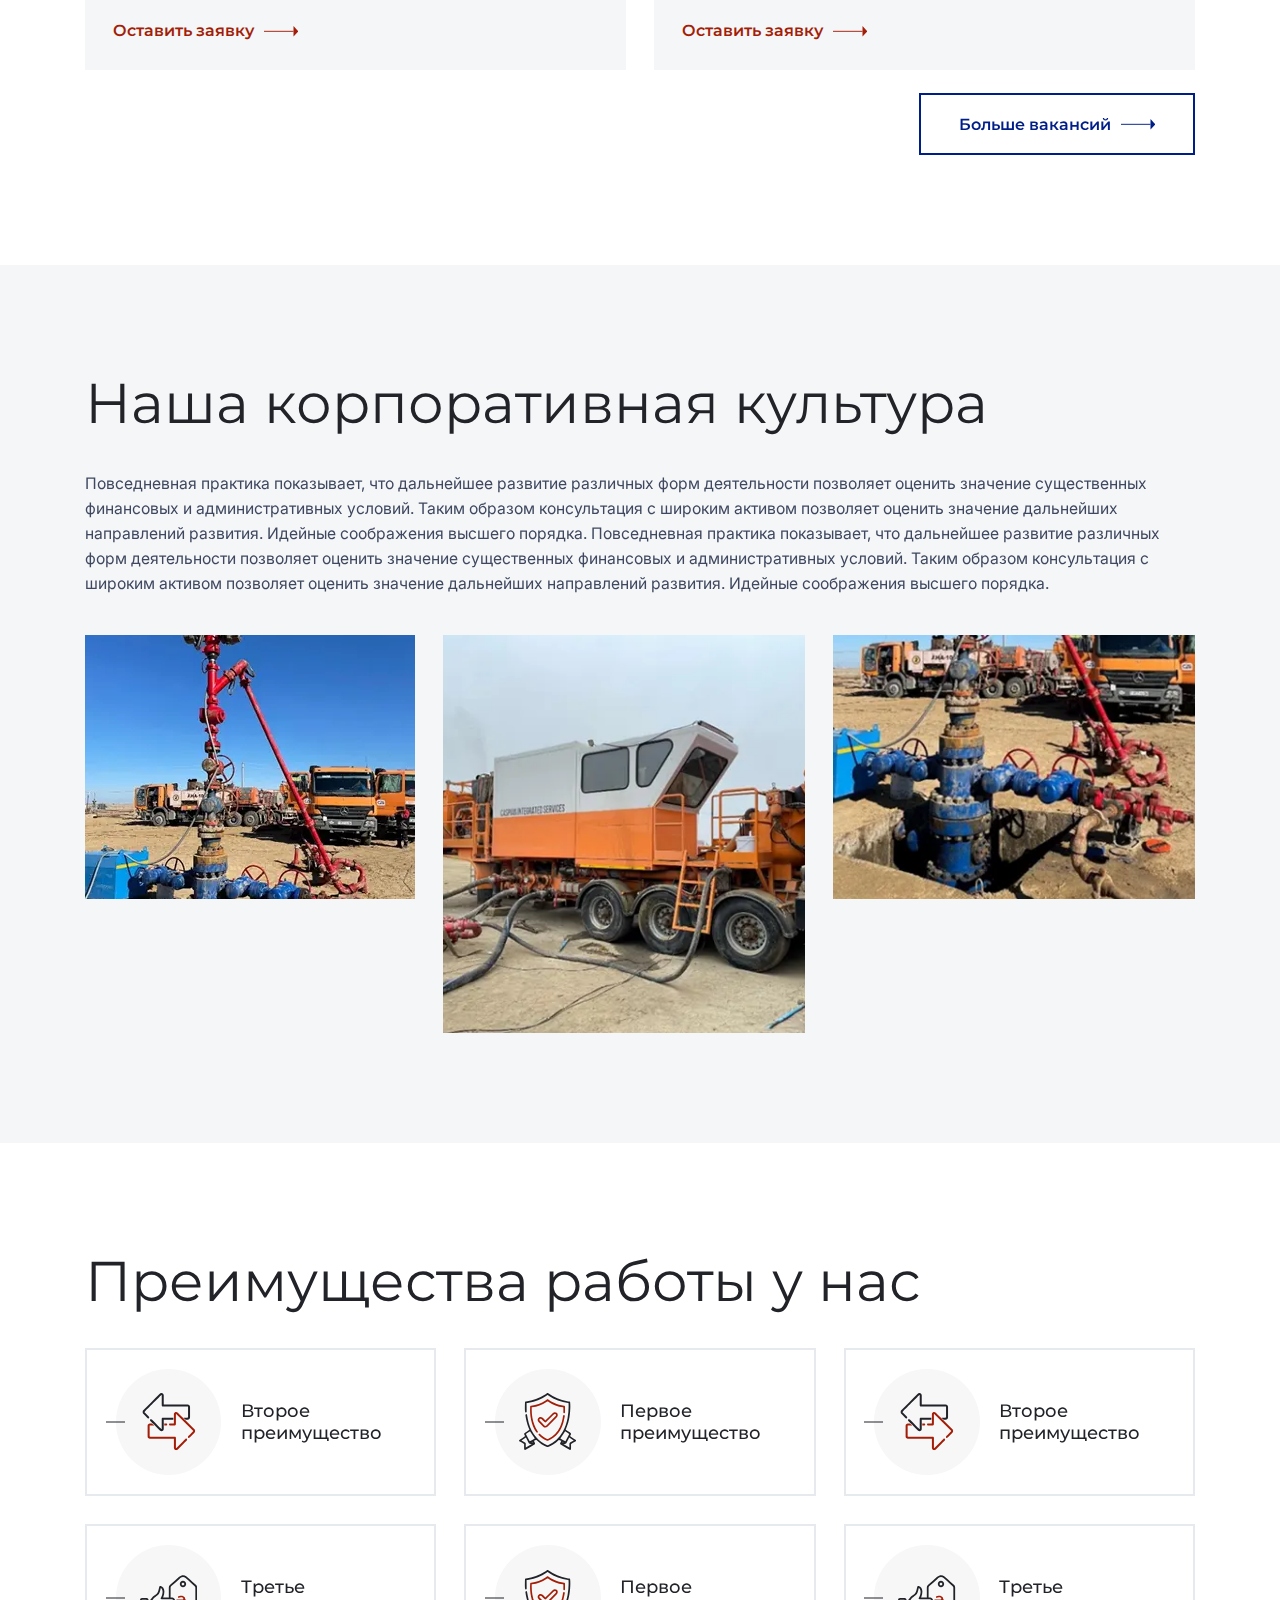
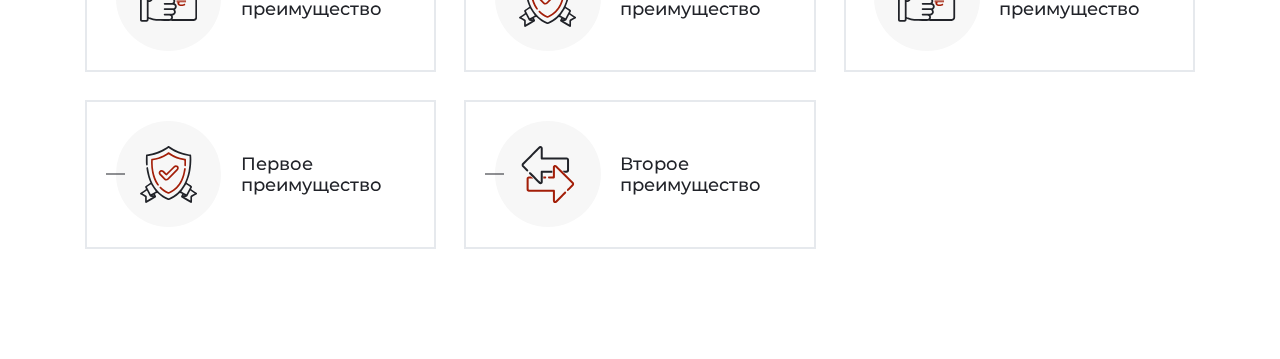
<file: career.html>
<!DOCTYPE html>
<html lang="en">

<head>
    <meta charset="UTF-8">
    <meta http-equiv="X-UA-Compatible" content="IE=edge">
    <meta name="viewport" content="width=device-width, initial-scale=1.0">
    <title>Career</title>
    <link rel="preconnect" href="https://fonts.googleapis.com">
    <link rel="preconnect" href="https://fonts.gstatic.com" crossorigin>
    <link
        href="https://fonts.googleapis.com/css2?family=Inter:ital,opsz,wght@0,14..32,100..900;1,14..32,100..900&family=Montserrat:ital,wght@0,100..900;1,100..900&display=swap"
        rel="stylesheet">
    <link rel="stylesheet" href="css/swiper.css">
    <link rel="stylesheet" href="css/swiper.css">
    <link rel="stylesheet" href="css/fancybox.css">
    <link rel="stylesheet" href="css/style.min.css">
</head>

<body>

    <header class="topbar">
        <div class="container">
            <div class="topbar__inner">
                <a class="topbar__logo logo" href="#">
                    <img src="images/logo.svg" alt="logo">
                </a>
                <div class="topbar__lang lang">
                    <div class="lang__current">
                        <span>
                            RU
                        </span>
                        <svg width="10" height="7" viewBox="0 0 10 7" fill="none" xmlns="http://www.w3.org/2000/svg">
                            <path d="M5.0001 6.5L10 0.5L5.98411 0.5L4.01596 0.5L0 0.5L5.0001 6.5Z" fill="#212329" />
                        </svg>
                    </div>
                    <ul class="lang__list lang-list">
                        <li class="lang-list__item lang-item">
                            <a class="lang-item__link" href="#">
                                Қаз
                            </a>
                        </li>
                        <li class="lang-list__item lang-item">
                            <a class="lang-item__link" href="#">
                                Рус
                            </a>
                        </li>
                    </ul>
                </div>
                <nav class="topbar__menu menu">
                    <ul class="menu__list menu-list">
                        <li class="menu-list__item menu-item">
                            <div class="menu-item__dropdown dropdown">
                                <div class="dropdown__head">
                                    <span>
                                        О компании
                                    </span>
                                    <svg width="10" height="7" viewBox="0 0 10 7" fill="none"
                                        xmlns="http://www.w3.org/2000/svg">
                                        <path d="M5.0001 6.5L10 0.5L5.98411 0.5L4.01596 0.5L0 0.5L5.0001 6.5Z"
                                            fill="#212329" />
                                    </svg>
                                </div>
                                <ul class="dropdown__list dropdown-list">
                                    <li class="dropdown-list__item dropdown-item">
                                        <a class="dropdown-item__link dropdown-link" href="#">
                                            Клиенты
                                        </a>
                                    </li>
                                    <li class="dropdown-list__item dropdown-item">
                                        <a class="dropdown-item__link dropdown-link" href="#">
                                            Партнёры
                                        </a>
                                    </li>
                                    <li class="dropdown-list__item dropdown-item">
                                        <a class="dropdown-item__link dropdown-link" href="#">
                                            Оборудование
                                        </a>
                                    </li>
                                    <li class="dropdown-list__item dropdown-item">
                                        <a class="dropdown-item__link dropdown-link" href="#">
                                            Безопасность и качество
                                        </a>
                                    </li>
                                </ul>
                            </div>
                        </li>
                        <li class="menu-list__item menu-item">
                            <div class="menu-item__dropdown dropdown">
                                <div class="dropdown__head">
                                    <span>
                                        Направления деятельности
                                    </span>
                                    <svg width="10" height="7" viewBox="0 0 10 7" fill="none"
                                        xmlns="http://www.w3.org/2000/svg">
                                        <path d="M5.0001 6.5L10 0.5L5.98411 0.5L4.01596 0.5L0 0.5L5.0001 6.5Z"
                                            fill="#212329" />
                                    </svg>
                                </div>
                                <ul class="dropdown__list dropdown-list">
                                    <li class="dropdown-list__item dropdown-item">
                                        <a class="dropdown-item__link dropdown-link" href="#">
                                            Гидроразрыв пластов
                                        </a>
                                    </li>
                                    <li class="dropdown-list__item dropdown-item">
                                        <a class="dropdown-item__link dropdown-link" href="#">
                                            Многостадийный ГРП
                                        </a>
                                    </li>
                                    <li class="dropdown-list__item dropdown-item">
                                        <a class="dropdown-item__link dropdown-link" href="#">
                                            Инженерное сопровождение ГРП
                                        </a>
                                    </li>
                                </ul>
                            </div>
                        </li>
                        <li class="menu-list__item menu-item">
                            <a class="menu-item__link menu-link" href="#">
                                Новости
                            </a>
                        </li>
                        <li class="menu-list__item menu-item">
                            <a class="menu-item__link menu-link" href="#">
                                Кейсы
                            </a>
                        </li>
                        <li class="menu-list__item menu-item">
                            <a class="menu-item__link menu-link" href="#">
                                Контакты
                            </a>
                        </li>
                    </ul>
                </nav>
                <a class="topbar__mail mail" href="mailto:info@cis.kz">
                    <svg width="13" height="13" viewBox="0 0 13 13" fill="none" xmlns="http://www.w3.org/2000/svg">
                        <path
                            d="M11.8567 1.54688H1.14185C0.965969 1.54688 0.801311 1.59012 0.652344 1.66139L6.47388 7.48292L7.77868 6.22896C7.77868 6.22896 7.77878 6.22883 7.77881 6.22878C7.77883 6.22873 7.77893 6.22868 7.77893 6.22868L12.3464 1.66149C12.1974 1.59017 12.0326 1.54688 11.8567 1.54688Z"
                            fill="#A31E08" />
                        <path
                            d="M12.8841 2.20312L8.58594 6.5011L12.884 10.7991C12.9553 10.6502 12.9985 10.4855 12.9985 10.3096V2.69245C12.9985 2.51667 12.9554 2.35204 12.8841 2.20312Z"
                            fill="#A31E08" />
                        <path
                            d="M0.114512 2.20312C0.0432402 2.35209 0 2.51675 0 2.69263V10.3098C0 10.4856 0.0431895 10.6503 0.11441 10.7992L4.41261 6.50122L0.114512 2.20312Z"
                            fill="#A31E08" />
                        <path
                            d="M8.04833 7.03911L6.74335 8.29323C6.66896 8.36763 6.57151 8.40482 6.47408 8.40482C6.37666 8.40482 6.27918 8.36763 6.20482 8.29323L4.95062 7.03906L0.652344 11.3371C0.801336 11.4084 0.966096 11.4517 1.14203 11.4517H11.8569C12.0328 11.4517 12.1974 11.4084 12.3464 11.3372L8.04833 7.03911Z"
                            fill="#A31E08" />
                    </svg>
                    <span>
                        info@cis.kz
                    </span>
                </a>
                <a class="topbar__phone phone" href="tel:+77122317437">
                    <svg width="13" height="13" viewBox="0 0 13 13" fill="none" xmlns="http://www.w3.org/2000/svg">
                        <g clip-path="url(#clip0_4434_3691)">
                            <path
                                d="M12.6442 9.54069L10.8301 7.7265C10.1821 7.07858 9.08066 7.33777 8.82149 8.18005C8.62711 8.76321 7.97919 9.08717 7.39606 8.95756C6.10021 8.6336 4.35081 6.94899 4.02685 5.58835C3.83247 5.00519 4.22122 4.35727 4.80436 4.16292C5.64666 3.90375 5.90583 2.80227 5.2579 2.15435L3.44372 0.34016C2.92538 -0.113387 2.14787 -0.113387 1.69432 0.34016L0.463262 1.57122C-0.767795 2.86707 0.592847 6.30107 3.63809 9.34631C6.68334 12.3916 10.1173 13.817 11.4132 12.5211L12.6442 11.2901C13.0978 10.7717 13.0978 9.99424 12.6442 9.54069Z"
                                fill="#A31E08" />
                        </g>
                        <defs>
                            <clipPath id="clip0_4434_3691">
                                <rect width="13" height="13" fill="white" />
                            </clipPath>
                        </defs>
                    </svg>
                    <span>
                        +7 (7122) 31 74 37
                    </span>
                </a>
            </div>
        </div>
    </header>

    <div class="wrapper">
        <main class="main">
            <section class="main__head head">
                <div class="head__bg head-bg">
                    <picture class="head-bg__img">
                        <img src="images/head-img-7.jpg" alt="img">
                    </picture>
                </div>
                <div class="container">
                    <div class="head__inner">
                        <div class="head__trail trail">
                            <ul class="trail__list trail-list">
                                <li class="trail-list__item trail-item">
                                    <a class="trail-item__link trail-link" href="#">
                                        <svg width="13" height="13" viewBox="0 0 13 13" fill="none"
                                            xmlns="http://www.w3.org/2000/svg">
                                            <g clip-path="url(#clip0_4431_42203)">
                                                <path
                                                    d="M12.7817 5.81L6.949 0.495292C6.69298 0.261978 6.30692 0.262003 6.05101 0.495266L0.218309 5.81002C0.0132296 5.9969 -0.0545125 6.28483 0.0456788 6.54353C0.145895 6.80223 0.389899 6.96938 0.667342 6.96938H1.59892V12.2943C1.59892 12.5054 1.77011 12.6766 1.98123 12.6766H5.17826C5.38938 12.6766 5.56056 12.5055 5.56056 12.2943V9.06118H7.43952V12.2943C7.43952 12.5055 7.6107 12.6766 7.82182 12.6766H11.0187C11.2298 12.6766 11.401 12.5055 11.401 12.2943V6.96938H12.3328C12.6102 6.96938 12.8542 6.80221 12.9544 6.54353C13.0545 6.2848 12.9867 5.9969 12.7817 5.81Z"
                                                    fill="white" />
                                                <path
                                                    d="M11.3018 1.08594H8.73438L11.6841 3.7681V1.46822C11.6841 1.2571 11.513 1.08594 11.3018 1.08594Z"
                                                    fill="white" />
                                            </g>
                                            <defs>
                                                <clipPath id="clip0_4431_42203">
                                                    <rect width="13" height="13" fill="white" />
                                                </clipPath>
                                            </defs>
                                        </svg>
                                        <span>
                                            Главная
                                        </span>
                                    </a>
                                </li>
                                <li class="trail-list__item trail-item">
                                    <svg width="12" height="12" viewBox="0 0 12 12" fill="none"
                                        xmlns="http://www.w3.org/2000/svg">
                                        <path
                                            d="M11.8082 6.46686L7.47455 10.8006C7.35085 10.9243 7.18597 10.9922 7.01017 10.9922C6.83417 10.9922 6.66939 10.9242 6.54569 10.8006L6.15223 10.407C6.02862 10.2835 5.96052 10.1185 5.96052 9.94264C5.96052 9.76683 6.02862 9.5963 6.15223 9.47279L8.6804 6.93905H0.648286C0.286143 6.93905 0 6.65554 0 6.2933V5.73692C0 5.37468 0.286143 5.06258 0.648286 5.06258H8.70908L6.15232 2.5147C6.02872 2.391 5.96062 2.23051 5.96062 2.05461C5.96062 1.8789 6.02872 1.71607 6.15232 1.59247L6.54578 1.20018C6.66949 1.07647 6.83427 1.00906 7.01027 1.00906C7.18607 1.00906 7.35095 1.07735 7.47465 1.20105L11.8083 5.53468C11.9323 5.65877 12.0005 5.82443 12 6.00052C12.0004 6.17721 11.9323 6.34296 11.8082 6.46686Z"
                                            fill="white" />
                                    </svg>
                                    <span>
                                        Карьера
                                    </span>
                                </li>
                            </ul>
                        </div>
                        <div class="head__titling head-titling">
                            <h1 class="head-titling__title">
                                Карьера
                            </h1>
                        </div>
                    </div>
                </div>
            </section>
            <section class="main__career career">
                <div class="container">
                    <div class="career__inner">
                        <div class="career__item career-item">
                            <h4 class="career-item__title">
                                Название вакансии
                            </h4>
                            <div class="career-item__wrapper">
                                <div class="career-item__subtitle">
                                    Дата создания:
                                </div>
                                <time class="career-item__text">
                                    17.05.2022
                                </time>
                            </div>
                            <div class="career-item__wrapper career-item__wrapper--column">
                                <div class="career-item__subtitle">
                                    Описание:
                                </div>
                                <p class="career-item__text">
                                    Повседневная практика показывает, что дальнейшее развитие различных форм
                                    деятельности позволяет оценить значение существенных финансовых и административных
                                    условий.
                                </p>
                            </div>
                            <a href="#" class="career-item__link">
                                <span>
                                    Оставить заявку
                                </span>
                                <svg width="36" height="14" viewBox="0 0 36 14" fill="none"
                                    xmlns="http://www.w3.org/2000/svg">
                                    <g clip-path="url(#clip0_4431_42287)">
                                        <path d="M36 7.49989L31 2V6.41748L31 8.58245L31 13L36 7.49989Z"
                                            fill="#A31E08" />
                                        <line x1="31" y1="7.5" x2="4.37114e-08" y2="7.5" stroke="#A31E08" />
                                    </g>
                                    <defs>
                                        <clipPath id="clip0_4431_42287">
                                            <rect width="36" height="14" fill="white" />
                                        </clipPath>
                                    </defs>
                                </svg>
                            </a>
                        </div>
                        <div class="career__item career-item">
                            <h4 class="career-item__title">
                                Название вакансии
                            </h4>
                            <div class="career-item__wrapper">
                                <div class="career-item__subtitle">
                                    Дата создания:
                                </div>
                                <time class="career-item__text">
                                    17.05.2022
                                </time>
                            </div>
                            <div class="career-item__wrapper career-item__wrapper--column">
                                <div class="career-item__subtitle">
                                    Описание:
                                </div>
                                <p class="career-item__text">
                                    Повседневная практика показывает, что дальнейшее развитие различных форм
                                    деятельности позволяет оценить значение существенных финансовых и административных
                                    условий.
                                </p>
                            </div>
                            <a href="#" class="career-item__link">
                                <span>
                                    Оставить заявку
                                </span>
                                <svg width="36" height="14" viewBox="0 0 36 14" fill="none"
                                    xmlns="http://www.w3.org/2000/svg">
                                    <g clip-path="url(#clip0_4431_42287)">
                                        <path d="M36 7.49989L31 2V6.41748L31 8.58245L31 13L36 7.49989Z"
                                            fill="#A31E08" />
                                        <line x1="31" y1="7.5" x2="4.37114e-08" y2="7.5" stroke="#A31E08" />
                                    </g>
                                    <defs>
                                        <clipPath id="clip0_4431_42287">
                                            <rect width="36" height="14" fill="white" />
                                        </clipPath>
                                    </defs>
                                </svg>
                            </a>
                        </div>
                        <div class="career__item career-item">
                            <h4 class="career-item__title">
                                Название вакансии
                            </h4>
                            <div class="career-item__wrapper">
                                <div class="career-item__subtitle">
                                    Дата создания:
                                </div>
                                <time class="career-item__text">
                                    17.05.2022
                                </time>
                            </div>
                            <div class="career-item__wrapper career-item__wrapper--column">
                                <div class="career-item__subtitle">
                                    Описание:
                                </div>
                                <p class="career-item__text">
                                    Повседневная практика показывает, что дальнейшее развитие различных форм
                                    деятельности позволяет оценить значение существенных финансовых и административных
                                    условий.
                                </p>
                            </div>
                            <a href="#" class="career-item__link">
                                <span>
                                    Оставить заявку
                                </span>
                                <svg width="36" height="14" viewBox="0 0 36 14" fill="none"
                                    xmlns="http://www.w3.org/2000/svg">
                                    <g clip-path="url(#clip0_4431_42287)">
                                        <path d="M36 7.49989L31 2V6.41748L31 8.58245L31 13L36 7.49989Z"
                                            fill="#A31E08" />
                                        <line x1="31" y1="7.5" x2="4.37114e-08" y2="7.5" stroke="#A31E08" />
                                    </g>
                                    <defs>
                                        <clipPath id="clip0_4431_42287">
                                            <rect width="36" height="14" fill="white" />
                                        </clipPath>
                                    </defs>
                                </svg>
                            </a>
                        </div>
                        <div class="career__item career-item">
                            <h4 class="career-item__title">
                                Название вакансии
                            </h4>
                            <div class="career-item__wrapper">
                                <div class="career-item__subtitle">
                                    Дата создания:
                                </div>
                                <time class="career-item__text">
                                    17.05.2022
                                </time>
                            </div>
                            <div class="career-item__wrapper career-item__wrapper--column">
                                <div class="career-item__subtitle">
                                    Описание:
                                </div>
                                <p class="career-item__text">
                                    Повседневная практика показывает, что дальнейшее развитие различных форм
                                    деятельности позволяет оценить значение существенных финансовых и административных
                                    условий.
                                </p>
                            </div>
                            <a href="#" class="career-item__link">
                                <span>
                                    Оставить заявку
                                </span>
                                <svg width="36" height="14" viewBox="0 0 36 14" fill="none"
                                    xmlns="http://www.w3.org/2000/svg">
                                    <g clip-path="url(#clip0_4431_42287)">
                                        <path d="M36 7.49989L31 2V6.41748L31 8.58245L31 13L36 7.49989Z"
                                            fill="#A31E08" />
                                        <line x1="31" y1="7.5" x2="4.37114e-08" y2="7.5" stroke="#A31E08" />
                                    </g>
                                    <defs>
                                        <clipPath id="clip0_4431_42287">
                                            <rect width="36" height="14" fill="white" />
                                        </clipPath>
                                    </defs>
                                </svg>
                            </a>
                        </div>
                        <div class="career__item career-item">
                            <h4 class="career-item__title">
                                Название вакансии
                            </h4>
                            <div class="career-item__wrapper">
                                <div class="career-item__subtitle">
                                    Дата создания:
                                </div>
                                <time class="career-item__text">
                                    17.05.2022
                                </time>
                            </div>
                            <div class="career-item__wrapper career-item__wrapper--column">
                                <div class="career-item__subtitle">
                                    Описание:
                                </div>
                                <p class="career-item__text">
                                    Повседневная практика показывает, что дальнейшее развитие различных форм
                                    деятельности позволяет оценить значение существенных финансовых и административных
                                    условий.
                                </p>
                            </div>
                            <a href="#" class="career-item__link">
                                <span>
                                    Оставить заявку
                                </span>
                                <svg width="36" height="14" viewBox="0 0 36 14" fill="none"
                                    xmlns="http://www.w3.org/2000/svg">
                                    <g clip-path="url(#clip0_4431_42287)">
                                        <path d="M36 7.49989L31 2V6.41748L31 8.58245L31 13L36 7.49989Z"
                                            fill="#A31E08" />
                                        <line x1="31" y1="7.5" x2="4.37114e-08" y2="7.5" stroke="#A31E08" />
                                    </g>
                                    <defs>
                                        <clipPath id="clip0_4431_42287">
                                            <rect width="36" height="14" fill="white" />
                                        </clipPath>
                                    </defs>
                                </svg>
                            </a>
                        </div>
                        <div class="career__item career-item">
                            <h4 class="career-item__title">
                                Название вакансии
                            </h4>
                            <div class="career-item__wrapper">
                                <div class="career-item__subtitle">
                                    Дата создания:
                                </div>
                                <time class="career-item__text">
                                    17.05.2022
                                </time>
                            </div>
                            <div class="career-item__wrapper career-item__wrapper--column">
                                <div class="career-item__subtitle">
                                    Описание:
                                </div>
                                <p class="career-item__text">
                                    Повседневная практика показывает, что дальнейшее развитие различных форм
                                    деятельности позволяет оценить значение существенных финансовых и административных
                                    условий.
                                </p>
                            </div>
                            <a href="#" class="career-item__link">
                                <span>
                                    Оставить заявку
                                </span>
                                <svg width="36" height="14" viewBox="0 0 36 14" fill="none"
                                    xmlns="http://www.w3.org/2000/svg">
                                    <g clip-path="url(#clip0_4431_42287)">
                                        <path d="M36 7.49989L31 2V6.41748L31 8.58245L31 13L36 7.49989Z"
                                            fill="#A31E08" />
                                        <line x1="31" y1="7.5" x2="4.37114e-08" y2="7.5" stroke="#A31E08" />
                                    </g>
                                    <defs>
                                        <clipPath id="clip0_4431_42287">
                                            <rect width="36" height="14" fill="white" />
                                        </clipPath>
                                    </defs>
                                </svg>
                            </a>
                        </div>
                        <div class="career__item career-item">
                            <h4 class="career-item__title">
                                Название вакансии
                            </h4>
                            <div class="career-item__wrapper">
                                <div class="career-item__subtitle">
                                    Дата создания:
                                </div>
                                <time class="career-item__text">
                                    17.05.2022
                                </time>
                            </div>
                            <div class="career-item__wrapper career-item__wrapper--column">
                                <div class="career-item__subtitle">
                                    Описание:
                                </div>
                                <p class="career-item__text">
                                    Повседневная практика показывает, что дальнейшее развитие различных форм
                                    деятельности позволяет оценить значение существенных финансовых и административных
                                    условий.
                                </p>
                            </div>
                            <a href="#" class="career-item__link">
                                <span>
                                    Оставить заявку
                                </span>
                                <svg width="36" height="14" viewBox="0 0 36 14" fill="none"
                                    xmlns="http://www.w3.org/2000/svg">
                                    <g clip-path="url(#clip0_4431_42287)">
                                        <path d="M36 7.49989L31 2V6.41748L31 8.58245L31 13L36 7.49989Z"
                                            fill="#A31E08" />
                                        <line x1="31" y1="7.5" x2="4.37114e-08" y2="7.5" stroke="#A31E08" />
                                    </g>
                                    <defs>
                                        <clipPath id="clip0_4431_42287">
                                            <rect width="36" height="14" fill="white" />
                                        </clipPath>
                                    </defs>
                                </svg>
                            </a>
                        </div>
                        <div class="career__item career-item">
                            <h4 class="career-item__title">
                                Название вакансии
                            </h4>
                            <div class="career-item__wrapper">
                                <div class="career-item__subtitle">
                                    Дата создания:
                                </div>
                                <time class="career-item__text">
                                    17.05.2022
                                </time>
                            </div>
                            <div class="career-item__wrapper career-item__wrapper--column">
                                <div class="career-item__subtitle">
                                    Описание:
                                </div>
                                <p class="career-item__text">
                                    Повседневная практика показывает, что дальнейшее развитие различных форм
                                    деятельности позволяет оценить значение существенных финансовых и административных
                                    условий.
                                </p>
                            </div>
                            <a href="#" class="career-item__link">
                                <span>
                                    Оставить заявку
                                </span>
                                <svg width="36" height="14" viewBox="0 0 36 14" fill="none"
                                    xmlns="http://www.w3.org/2000/svg">
                                    <g clip-path="url(#clip0_4431_42287)">
                                        <path d="M36 7.49989L31 2V6.41748L31 8.58245L31 13L36 7.49989Z"
                                            fill="#A31E08" />
                                        <line x1="31" y1="7.5" x2="4.37114e-08" y2="7.5" stroke="#A31E08" />
                                    </g>
                                    <defs>
                                        <clipPath id="clip0_4431_42287">
                                            <rect width="36" height="14" fill="white" />
                                        </clipPath>
                                    </defs>
                                </svg>
                            </a>
                        </div>
                    </div>
                    <a href="#" class="career__link button button--blue">
                        <span>
                            Больше вакансий
                        </span>
                        <svg width="36" height="14" viewBox="0 0 36 14" fill="none" xmlns="http://www.w3.org/2000/svg">
                            <g clip-path="url(#clip0_4431_42300)">
                                <path d="M36 7.49989L31 2V6.41748L31 8.58245L31 13L36 7.49989Z" fill="#001E88" />
                                <line x1="31" y1="7.5" x2="4.37114e-08" y2="7.5" stroke="#001E88" />
                            </g>
                            <defs>
                                <clipPath id="clip0_4431_42300">
                                    <rect width="36" height="14" fill="white" />
                                </clipPath>
                            </defs>
                        </svg>
                    </a>
                </div>
            </section>
            <section class="main__culture culture">
                <div class="container">
                    <div class="culture__titling culture-titling">
                        <h2 class="culture-titling__title">
                            Наша корпоративная культура
                        </h2>
                        <p class="culture-titling__text">
                            Повседневная практика показывает, что дальнейшее развитие различных форм деятельности
                            позволяет оценить значение существенных финансовых и административных условий. Таким
                            образом консультация с широким активом позволяет оценить значение дальнейших направлений
                            развития. Идейные соображения высшего порядка. Повседневная практика показывает, что
                            дальнейшее развитие различных форм деятельности позволяет оценить значение существенных
                            финансовых и административных условий. Таким образом консультация с широким активом
                            позволяет оценить значение дальнейших направлений развития. Идейные соображения высшего
                            порядка.
                        </p>
                    </div>
                    <div class="culture__inner">
                        <picture class="culture__item culture-item">
                            <img src="images/culture-img-1.jpg" alt="img">
                        </picture>
                        <picture class="culture__item culture-item">
                            <img src="images/culture-img-2.jpg" alt="img">
                        </picture>
                        <picture class="culture__item culture-item">
                            <img src="images/culture-img-3.jpg" alt="img">
                        </picture>
                    </div>
                </div>
            </section>
            <section class="main__benefits benefits">
                <div class="container">
                    <div class="benefits__titling benefits-titling">
                        <h2 class="benefits-titling__title">
                            Преимущества работы у нас
                        </h2>
                    </div>
                    <div class="benefits__inner">
                        <div class="benefits__item benefits-item">
                            <div class="benefits-item__img">
                                <svg width="56" height="60" viewBox="0 0 56 60" fill="none"
                                    xmlns="http://www.w3.org/2000/svg">
                                    <g clip-path="url(#clip0_4441_38296)">
                                        <path
                                            d="M49.3039 47.1443C49.574 47.1443 49.8348 47.0418 50.0584 46.8369C50.3099 46.6133 50.5428 46.3711 50.7664 46.1475C50.8502 46.0637 50.934 45.9705 51.0272 45.8867C52.4059 44.4987 53.7938 43.12 55.1725 41.7321C56.281 40.6328 56.281 39.2542 55.1725 38.1457C52.0053 34.9784 48.7915 31.7647 45.6802 28.6533L45.4566 28.4298C45.4007 28.3739 45.3448 28.3273 45.289 28.2714L45.2517 28.2342L45.2424 28.2248C44.7766 27.9081 44.3295 27.4796 43.8358 26.8741C43.6774 26.6785 43.519 26.4829 43.3514 26.2872C43.2396 26.1568 43.1371 26.0264 43.0253 25.8867L42.9974 25.8587L42.9601 25.8401C42.8018 25.7656 42.6527 25.6538 42.4944 25.4861C40.799 23.7535 39.1129 22.0767 37.6876 20.6701C37.1846 20.1764 36.5512 19.9062 35.8898 19.9062C34.8372 19.9062 33.9429 20.6049 33.6634 21.6389C33.5889 21.909 33.5796 22.1885 33.5796 22.468V22.8313C33.5703 23.7348 33.561 24.6757 33.5889 25.5886C33.5889 25.6445 33.5889 25.7004 33.5796 25.747V25.7656V25.7842C33.6634 26.4456 33.6262 27.1349 33.5982 27.8056C33.5889 27.9454 33.5889 28.0758 33.5796 28.2155V28.2342V28.2528C33.5889 28.2994 33.5889 28.3459 33.5889 28.4111C33.5516 29.5104 33.5516 30.5723 33.5889 31.5877C33.5982 31.774 33.561 31.8485 33.5423 31.8764C33.5051 31.9137 33.4119 31.9323 33.2629 31.9323H33.2163C32.7133 31.923 32.1823 31.9137 31.6047 31.9137C31.0551 31.9137 30.459 31.9137 29.7137 31.923C29.425 31.923 29.1548 31.9882 28.9592 32.1C28.5493 32.3236 28.3816 32.7428 28.4934 33.2272C28.6145 33.7209 28.9592 34.0097 29.425 34.019C30.459 34.0283 31.3719 34.0283 32.2196 34.0283C33.0952 34.0283 33.9056 34.0283 34.6974 34.019C35.2936 34.0097 35.6755 33.5718 35.6849 32.8732C35.6942 32.3422 35.6942 31.8019 35.6942 31.2803C35.6942 31.066 35.6942 30.8518 35.6942 30.6375V22.8126C35.6942 22.7661 35.6942 22.7288 35.6849 22.6822C35.6755 22.6077 35.6755 22.5425 35.6849 22.4959C35.6942 22.468 35.7035 22.4307 35.7128 22.3934C35.7407 22.3096 35.7873 22.1419 35.8246 22.086C35.8339 22.086 35.8432 22.086 35.8525 22.086C35.9736 22.086 36.1413 22.1512 36.2158 22.2351C37.138 23.1294 38.0509 24.0516 38.9452 24.9458C39.1967 25.2067 39.4576 25.4582 39.7091 25.719L53.4678 39.4498C53.6541 39.6361 53.8591 39.841 53.8591 39.9435C53.8591 40.046 53.6448 40.2602 53.4585 40.4465C52.6294 41.2756 51.7911 42.114 50.962 42.943C50.3006 43.6044 49.6392 44.2658 48.9778 44.9272L48.8847 45.0204C48.7729 45.1321 48.6518 45.2533 48.54 45.3743C48.1488 45.8401 48.1674 46.4456 48.5773 46.8462C48.7822 47.0418 49.043 47.1443 49.3039 47.1443Z"
                                            fill="#A31E08" />
                                        <path
                                            d="M20.6026 40.0875C21.6552 40.0875 22.5588 39.3888 22.8476 38.3548C22.9221 38.094 22.9221 37.8239 22.9314 37.5723V37.3488C22.9407 36.3707 22.9501 35.3553 22.9221 34.3586C22.9221 34.2561 22.9314 34.1816 22.9407 34.1257L22.9501 34.0884V34.0511C22.9314 33.8742 22.9221 33.6878 22.9221 33.4829C22.9221 33.2873 22.9407 33.0917 22.9594 32.8867C22.9687 32.7656 22.978 32.6445 22.9873 32.5234C22.9966 32.3092 22.9966 32.0949 22.9873 31.9086V31.8434C22.9873 31.8434 22.9407 31.7968 22.9407 31.7875C22.9221 30.7722 22.9221 29.7661 22.9221 28.7042C22.9221 28.4992 22.9221 28.285 22.9221 28.08C22.9314 28.08 22.9407 28.08 22.9501 28.08C23.0712 28.0707 23.1643 28.0614 23.2575 28.0614H27.4959C29.0889 28.0614 30.9706 28.0614 32.8336 28.0521H33.0199V27.8658C33.0199 27.6329 33.0292 27.4466 33.0386 27.2789L33.0479 27.1578C33.0665 26.8225 33.0851 26.4778 33.0665 26.1238L33.0572 25.9468H32.8802C31.2407 25.9375 29.4801 25.9375 27.1792 25.9375C26.2197 25.9375 25.2603 25.9375 24.3008 25.9375H22.2421C21.1429 25.9375 20.7982 26.2822 20.7982 27.4V37.2277C20.7982 37.2743 20.7982 37.3208 20.8075 37.3674C20.8169 37.4512 20.8169 37.5351 20.7982 37.591C20.7144 37.8425 20.6678 37.8984 20.6492 37.9077C20.6492 37.9077 20.6399 37.9077 20.6119 37.9077C20.5188 37.9077 20.3977 37.8611 20.3604 37.8145C19.9133 37.4047 19.4848 36.9668 19.0563 36.5383C18.9258 36.4079 18.7954 36.2775 18.6743 36.1471L16.8578 34.3306C14.7526 32.2253 12.5821 30.0549 10.4396 27.9217C10.2626 27.7447 10.0576 27.5584 9.80614 27.4838C9.69435 27.4466 9.57325 27.428 9.46147 27.428C9.12612 27.428 8.82803 27.5956 8.62309 27.9123C8.33431 28.3502 8.41815 28.8718 8.81871 29.291C9.359 29.8406 9.9086 30.3902 10.4396 30.9212C10.719 31.2007 11.0078 31.4894 11.2873 31.7689C11.3338 31.8155 11.3711 31.862 11.427 31.9086H11.2128L11.6785 32.244C11.7344 32.2812 11.7903 32.3278 11.8555 32.3651C12.0511 32.5048 12.2561 32.6538 12.4424 32.8029C12.815 33.1103 13.1317 33.4829 13.4391 33.8555C13.523 33.958 13.6068 34.0605 13.6999 34.1629L13.7093 34.1722L13.7279 34.1816C13.7745 34.2188 13.8024 34.2468 13.8397 34.284C15.209 35.6627 17.0162 37.4885 18.8793 39.3236C19.345 39.8266 19.9692 40.0875 20.6026 40.0875Z"
                                            fill="#212329" />
                                        <path
                                            d="M35.9261 59.9983C36.5689 59.9983 37.1837 59.7188 37.7147 59.1878C39.6243 57.2782 41.5433 55.3592 43.4529 53.4496L45.6606 51.2512C45.8004 51.1114 45.9401 50.9717 46.0891 50.8227C46.4245 50.4873 46.7691 50.1426 47.1138 49.798C47.6355 49.267 47.6727 48.6336 47.2256 48.1864C47.0207 47.9815 46.7691 47.8697 46.5176 47.8697C46.2102 47.8697 45.9028 48.0188 45.614 48.3075C44.6825 49.2391 43.751 50.1706 42.8101 51.1021C40.7235 53.1888 38.5717 55.3406 36.4478 57.4459C36.2428 57.6508 36.0006 57.7998 35.8795 57.7998C35.8702 57.7998 35.8702 57.7998 35.8609 57.7998C35.7212 57.7719 35.6932 57.716 35.7119 57.3527C35.7119 57.2875 35.7212 57.2223 35.7212 57.1571C35.7212 54.9121 35.7212 52.6205 35.7212 50.4128C35.7212 49.3508 35.7212 48.2982 35.7212 47.2363C35.7212 46.1836 35.3672 45.8297 34.3146 45.8297C28.567 45.8297 22.8101 45.8297 17.0626 45.8297H8.83715C8.55769 45.8297 8.2596 45.8297 8.19439 45.7644C8.12918 45.6992 8.12918 45.4105 8.12918 45.131V45.0844C8.12918 41.5912 8.12918 38.0979 8.12918 34.6047C8.12918 34.0458 8.14782 34.0271 8.68811 34.0271H9.15387H10.9704C11.4641 34.0271 11.9485 34.0271 12.4422 34.0271H12.8614L12.5726 33.7197C12.377 33.5055 12.2 33.3378 12.023 33.1888C11.8274 33.0304 11.6224 32.8814 11.4175 32.7416C11.0728 32.4994 10.7561 32.2665 10.4766 31.9778L10.4208 31.9219H10.3369C10.0575 31.9219 9.76868 31.9219 9.48922 31.9219C9.06072 31.9219 8.70674 31.9219 8.37139 31.9312C6.99272 31.9498 5.99598 32.9372 5.98666 34.288C5.96803 38.0607 5.96803 41.8706 5.98666 45.6061C5.99598 46.9382 6.99272 47.9349 8.37139 47.9629C8.54838 47.9629 8.744 47.9722 8.98619 47.9722C9.14455 47.9722 9.2936 47.9722 9.45196 47.9722C9.61032 47.9722 9.75937 47.9722 9.91773 47.9722H33.1595C33.3458 47.9722 33.5414 47.9722 33.5787 48.0001C33.5973 48.0374 33.5973 48.233 33.5973 48.4286C33.5973 49.2111 33.5973 49.9936 33.5973 50.7761C33.5973 52.9652 33.5973 55.2288 33.5973 57.4645C33.5973 58.3588 33.8861 59.0202 34.5009 59.4952C34.9294 59.8213 35.4231 59.9983 35.9261 59.9983Z"
                                            fill="#A31E08" />
                                        <path
                                            d="M24.1979 34.0443C24.5053 34.0443 24.822 34.0443 25.1294 34.035H25.3716C26.1076 34.0256 26.5454 33.6344 26.5547 33.0009C26.5547 32.7029 26.4615 32.4513 26.2845 32.265C26.0703 32.0508 25.7443 31.9297 25.353 31.9297C25.204 31.9297 25.0642 31.9297 24.9152 31.9297H24.1886C24.0302 31.9297 23.8719 31.9297 23.7228 31.9297H23.5365L23.5272 32.116C23.5179 32.4048 23.5086 32.6842 23.4899 32.9823L23.4806 33.1407C23.4713 33.3549 23.462 33.6158 23.4806 33.8766L23.4899 34.0536H23.6669C23.8439 34.0443 24.0209 34.0443 24.1979 34.0443Z"
                                            fill="#A31E08" />
                                        <path
                                            d="M46.535 28.0671C47.0101 28.0671 47.4851 28.0671 47.9602 28.0671C49.5718 28.0578 50.5312 27.1076 50.5312 25.524C50.5312 21.9283 50.5312 18.2487 50.5312 14.5785C50.5312 12.9856 49.5718 12.0261 47.9602 12.0261C43.5913 12.0261 39.2318 12.0261 34.8629 12.0261H23.4143C23.2094 12.0261 22.9952 12.0261 22.9579 11.9981C22.9299 11.9609 22.9299 11.7466 22.9299 11.5324C22.9299 10.6474 22.9299 9.76246 22.9299 8.8775C22.9299 6.75361 22.9299 4.55519 22.9206 2.40335C22.9206 1.034 21.9053 0 20.5639 0C20.508 0 20.4428 0 20.3869 0.00931532C19.6137 0.0558919 19.0734 0.521658 18.7381 0.85701C15.7199 3.88449 12.6924 6.90265 9.67424 9.93013L1.42086 18.1835C0.237816 19.3666 0.237816 20.7266 1.42086 21.9096C2.80885 23.2976 4.2434 24.7322 5.70591 26.1854L5.71523 26.1947C5.83633 26.3158 5.96674 26.4462 6.1251 26.5394C6.31141 26.6511 6.49771 26.707 6.68402 26.707C6.94485 26.707 7.18705 26.6046 7.41062 26.3903C7.75529 26.0643 7.82049 25.496 7.54103 25.0862C7.44788 24.9464 7.33609 24.8347 7.23363 24.7322L7.21499 24.7136C5.98537 23.4839 4.75575 22.2543 3.53544 21.0247L3.00447 20.4937C2.55733 20.0466 2.55733 20.0466 2.98584 19.6181C7.72734 14.8673 20.1353 2.45925 20.1353 2.45925C20.1633 2.4313 20.1912 2.40335 20.2099 2.37541C20.2378 2.33815 20.2844 2.29157 20.303 2.28225L20.331 2.27294C20.4334 2.22636 20.5639 2.17979 20.6477 2.17979C20.657 2.17979 20.6663 2.17979 20.6756 2.17979C20.685 2.1891 20.7408 2.25431 20.8061 2.45925C20.8247 2.51514 20.8154 2.59898 20.8154 2.68281C20.8154 2.72939 20.8061 2.77597 20.8061 2.82254V6.12017C20.8061 8.3279 20.8061 10.5356 20.8061 12.7434C20.8061 13.7774 21.1787 14.15 22.222 14.15C28.398 14.15 34.5834 14.15 40.7595 14.15H47.6528C47.9882 14.15 48.2769 14.15 48.3515 14.2245C48.426 14.299 48.426 14.5971 48.426 14.9418V17.0005C48.426 19.7764 48.426 22.5524 48.426 25.319C48.426 25.9432 48.426 25.9432 47.8205 25.9432H47.746C47.364 25.9432 46.9728 25.9432 46.5909 25.9432C46.1996 25.9432 45.8177 25.9432 45.4265 25.9432C44.9607 25.9432 44.5694 25.9432 44.1968 25.9525L43.8149 25.9618C43.8149 25.9618 44.1875 26.4089 44.2155 26.4555C44.644 26.9772 45.119 27.5175 45.7618 27.8994C45.7991 27.9273 45.8363 27.9553 45.855 27.9832L45.9108 28.0671H46.535Z"
                                            fill="#212329" />
                                    </g>
                                    <defs>
                                        <clipPath id="clip0_4441_38296">
                                            <rect width="55.4728" height="60" fill="white"
                                                transform="matrix(-1 0 0 1 56 0)" />
                                        </clipPath>
                                    </defs>
                                </svg>
                            </div>
                            <div class="benefits-item__title">
                                Второе преимущество
                            </div>
                        </div>
                        <div class="benefits__item benefits-item">
                            <div class="benefits-item__img">
                                <svg width="60" height="60" viewBox="0 0 60 60" fill="none"
                                    xmlns="http://www.w3.org/2000/svg">
                                    <path
                                        d="M49.0687 38.493C50.3696 39.3604 51.6354 40.1691 52.8544 41.0364C53.3818 41.3997 53.8272 41.8803 54.296 42.3139C54.671 42.6655 54.7179 43.0875 54.4718 43.5446C54.1905 44.072 53.9092 44.6111 53.6162 45.1972C53.8037 45.3261 53.9678 45.455 54.1436 45.5722C55.8665 46.7208 57.5777 47.8694 59.3006 49.0298C60.2617 49.6744 60.2266 50.3659 59.2303 50.9285C57.8473 51.6903 56.4643 52.4639 55.0695 53.2023C54.7296 53.3898 54.6124 53.6007 54.6242 53.9758C54.6476 55.5229 54.6359 57.0583 54.6359 58.6054C54.6359 59.6837 54.003 60.0353 53.0653 59.4844C49.9594 57.656 46.8418 55.8159 43.7358 53.9758C43.0795 53.589 42.974 53.214 43.3022 52.5107C43.6538 51.7606 44.0171 51.0105 44.4039 50.1901C43.6069 49.8502 42.8802 49.522 42.1301 49.2642C41.966 49.2056 41.6496 49.3579 41.5089 49.5103C39.6454 51.3387 37.6295 52.9796 35.3557 54.2571C33.7851 55.1479 32.1326 55.9097 30.4917 56.6832C30.1987 56.8239 29.7533 56.7887 29.4368 56.6598C25.3698 55.0189 21.7482 52.6983 18.6306 49.6041C18.2672 49.2407 17.9742 49.147 17.5171 49.3814C16.9077 49.6861 16.2747 49.9205 15.595 50.2135C15.9817 51.0222 16.3451 51.7724 16.6967 52.5342C17.0249 53.2257 16.9077 53.6007 16.2513 53.9875C13.1454 55.8276 10.0395 57.6678 6.9218 59.4962C5.98417 60.047 5.36298 59.6837 5.36298 58.5937C5.36298 57.0466 5.35126 55.5112 5.3747 53.9641C5.38642 53.5773 5.24578 53.3781 4.9176 53.2023C3.55803 52.4756 2.21017 51.7255 0.862315 50.9871C-0.25113 50.3776 -0.286292 49.6978 0.756831 49.0063C2.4563 47.8694 4.16749 46.7325 5.86696 45.5839C6.03105 45.4785 6.18341 45.3613 6.38266 45.2089C6.13653 44.7283 5.8904 44.2712 5.65599 43.8024C5.22233 42.9703 5.22233 42.6538 5.96072 42.0795C7.33202 41.0247 8.76192 40.0402 10.1801 39.0439C10.4145 38.8798 10.6841 38.7626 10.9654 38.5985C10.6606 37.8601 10.3559 37.1686 10.0746 36.4654C8.38686 32.2343 7.34374 27.8509 6.73428 23.3502C6.65223 22.729 6.9218 22.2836 7.4375 22.1899C7.94149 22.0961 8.32826 22.436 8.45719 23.0689C9.03149 25.8349 9.46515 28.6361 10.2035 31.367C11.7506 37.0866 14.3643 42.2905 18.3258 46.756C21.4904 50.319 25.2761 53.0147 29.6595 54.8548C29.8822 54.9486 30.2338 54.9017 30.4683 54.7962C37.2544 51.8896 42.3528 47.131 45.9393 40.7199C48.4357 36.2544 49.9946 31.449 50.9557 26.4327C51.9285 21.346 52.2683 16.2124 52.0222 11.0437C51.9988 10.6335 51.7995 10.5866 51.4831 10.5397C44.1343 9.5083 37.3482 6.96496 31.1598 2.8159C30.773 2.55805 30.3862 2.10096 29.9994 2.10096C29.6127 2.10096 29.2259 2.55805 28.8391 2.8159C23.2016 6.61334 17.0249 9.0512 10.3442 10.2584C9.71128 10.3756 9.06665 10.4694 8.43375 10.528C8.09385 10.5631 7.95321 10.6803 7.96493 11.032C8.00009 13.5284 8.01181 16.0249 8.04697 18.5213C8.04697 18.7909 8.08213 19.0722 8.08213 19.3418C8.08213 19.9278 7.74224 20.3263 7.23826 20.3497C6.746 20.3732 6.37094 19.9981 6.32406 19.4004C6.25374 18.2518 6.14825 17.1032 6.14825 15.9546C6.15997 13.9504 6.21857 11.9344 6.2889 9.93024C6.31234 9.21529 6.59363 8.98088 7.3203 8.89883C14.5987 8.06668 21.3028 5.6171 27.4326 1.62042C28.0538 1.2102 28.6516 0.776541 29.2493 0.331163C29.8471 -0.102495 30.1284 -0.114215 30.7144 0.319443C36.6567 4.72634 43.3139 7.38689 50.5689 8.62926C51.2604 8.74647 51.9636 8.81679 52.6551 8.89883C53.4052 8.9926 53.6396 9.21529 53.71 9.9654C54.003 13.2003 53.9209 16.4468 53.6514 19.6817C53.3232 23.6784 52.7372 27.6399 51.5651 31.4725C50.9088 33.6525 50.0532 35.7739 49.2913 37.9187C49.221 38.1297 49.1273 38.3407 49.0687 38.493ZM7.2617 43.064C8.66816 45.748 9.98085 48.2562 11.2584 50.6941C13.1102 49.6627 14.9152 48.6547 16.5912 47.7171C14.9621 45.2792 13.2977 42.7945 11.5514 40.1925C10.2153 41.095 8.76192 42.0678 7.2617 43.064ZM48.7405 50.6941C50.018 48.2445 51.3424 45.7246 52.7372 43.064C51.2487 42.0678 49.7953 41.095 48.4592 40.1925C46.7011 42.8062 45.0251 45.3026 43.4077 47.7053C45.1071 48.6547 46.9004 49.6627 48.7405 50.6941ZM7.13277 57.3279C9.28934 56.0503 11.3287 54.8548 13.4853 53.5773C12.6531 53.4367 11.9616 53.296 11.2701 53.2023C10.7661 53.1319 10.4262 52.9092 10.1801 52.4404C9.30106 50.7175 8.39858 49.018 7.49611 47.3069C7.41406 47.1428 7.30858 46.9904 7.2031 46.8029C5.65599 47.8343 4.15577 48.8422 2.57351 49.8971C3.86276 50.6003 5.05825 51.2918 6.27718 51.9247C6.9218 52.2529 7.16793 52.6983 7.14449 53.4132C7.10933 54.679 7.13277 55.9448 7.13277 57.3279ZM52.7958 46.7911C52.6668 47.0138 52.5731 47.1896 52.491 47.3537C51.6003 49.0415 50.7095 50.7292 49.8305 52.4404C49.5961 52.9092 49.2562 53.1437 48.7522 53.2023C48.0607 53.296 47.3692 53.4367 46.537 53.5773C48.717 54.8666 50.7564 56.062 52.8778 57.3161C52.8778 56.0152 52.9364 54.8314 52.8544 53.6476C52.7958 52.71 53.1474 52.1709 53.9795 51.7724C55.0227 51.2801 56.0072 50.6824 57.0151 50.1198C57.1323 50.0494 57.2495 49.9557 57.3902 49.8502C55.8431 48.8305 54.3429 47.8343 52.7958 46.7911ZM14.0596 51.0691C13.7197 51.2918 13.4618 51.4676 13.0868 51.7255C13.6376 51.8075 14.0127 51.8661 14.4698 51.9364C14.3174 51.6083 14.2002 51.3739 14.0596 51.0691ZM45.951 51.0808C45.8104 51.3621 45.6932 51.6083 45.5291 51.9482C46.0213 51.8661 46.3847 51.8075 46.9121 51.7138C46.5253 51.4559 46.2675 51.2801 45.951 51.0808Z"
                                        fill="#212329" />
                                    <path
                                        d="M13.3679 15.0652C13.3679 16.1787 13.3444 17.2687 13.3679 18.3587C13.4734 23.5274 14.2352 28.5789 16.0753 33.4312C16.9426 35.7167 18.0209 37.8967 19.4274 39.9127C20.0017 40.7331 20.0251 41.2371 19.4977 41.5887C19.0054 41.9169 18.5249 41.7176 17.9858 40.9323C15.2783 36.9943 13.6375 32.6225 12.6647 27.9812C11.7153 23.504 11.4106 18.9799 11.7153 14.4206C11.7622 13.7057 12.02 13.4478 12.7819 13.354C18.2436 12.7094 23.2717 10.8576 27.8778 7.88058C28.3584 7.57584 28.8155 7.24767 29.2609 6.89606C29.7648 6.49756 30.2219 6.50928 30.7376 6.89606C34.1483 9.42768 37.9106 11.2209 42.001 12.3109C43.7239 12.768 45.5172 13.0259 47.2752 13.354C47.9667 13.483 48.2598 13.7291 48.2715 14.4206C48.2949 16.3545 48.3184 18.2884 48.3066 20.2105C48.3066 21.0075 47.9667 21.3826 47.369 21.3474C46.7947 21.3122 46.5368 20.8786 46.5486 20.0933C46.572 18.5697 46.5603 17.046 46.572 15.5223C46.572 15.1707 46.4665 15.0301 46.0797 14.9715C40.6883 14.1979 35.6837 12.3695 31.1596 9.33392C30.2571 8.72445 29.7297 8.71273 28.8272 9.3222C24.2562 12.3812 19.193 14.2331 13.7429 14.9949C13.6843 15.0066 13.614 15.0183 13.3679 15.0652Z"
                                        fill="#A31E08" />
                                    <path
                                        d="M27.6418 28.8346C27.8176 28.6705 27.97 28.5298 28.1224 28.3775C30.5251 25.9748 32.9278 23.5721 35.3305 21.1694C36.608 19.8919 38.3075 19.7864 39.6084 20.8529C40.8508 21.8609 41.0852 23.7244 40.1241 25.0137C39.9366 25.2598 39.7256 25.4942 39.503 25.7169C36.3853 28.8346 33.2677 31.9639 30.1383 35.0816C28.4974 36.7225 26.7862 36.7107 25.1336 35.0699C23.5983 33.5345 22.0512 32.0225 20.5392 30.4637C18.957 28.8463 19.3554 26.3967 21.3128 25.4474C22.4848 24.8731 23.8444 25.1192 24.8641 26.1037C25.6493 26.8655 26.4112 27.6508 27.1847 28.4244C27.3371 28.5533 27.4777 28.6822 27.6418 28.8346ZM38.9521 23.4197C38.9404 22.4938 38.3661 21.8492 37.698 21.9312C37.2761 21.9898 36.8072 22.2359 36.4908 22.529C33.8068 25.1661 31.1463 27.8501 28.4857 30.5106C27.8762 31.1201 27.4426 31.1201 26.8331 30.5106C25.8252 29.5026 24.8289 28.483 23.7975 27.4984C23.5514 27.264 23.2466 27.0531 22.9185 26.9593C22.3442 26.7952 21.8168 27.0648 21.5237 27.557C21.1956 28.1196 21.2893 28.6939 21.8402 29.2565C23.4225 30.8505 25.0047 32.4445 26.6104 34.015C27.3019 34.6948 28.0169 34.6948 28.7201 34.0033C31.9784 30.7685 35.225 27.5219 38.4481 24.2636C38.706 23.994 38.8466 23.5955 38.9521 23.4197Z"
                                        fill="#A31E08" />
                                    <path
                                        d="M48.1081 24.1961C47.6159 26.423 47.2057 28.6616 46.6196 30.8651C45.5414 34.9321 43.7716 38.6944 41.1813 42.0464C38.3333 45.7267 34.7351 48.4224 30.4219 50.1453C30.1524 50.2508 29.7539 50.2273 29.4726 50.1101C26.2143 48.7974 23.331 46.8987 20.858 44.3905C20.3423 43.8631 20.2837 43.3591 20.7057 42.9606C21.0807 42.5973 21.6081 42.6559 22.1004 43.1481C24.257 45.3282 26.73 47.0276 29.5429 48.2348C29.8008 48.352 30.1992 48.352 30.4571 48.2348C36.2822 45.6681 40.3492 41.3549 43.0215 35.647C44.6858 32.084 45.6234 28.31 46.1743 24.4305C46.1977 24.2547 46.2329 24.0789 46.268 23.9148C46.397 23.3991 46.7251 23.153 47.2526 23.2116C47.7214 23.2468 47.9909 23.6218 48.1081 24.1961Z"
                                        fill="#A31E08" />
                                </svg>
                            </div>
                            <div class="benefits-item__title">
                                Первое преимущество
                            </div>
                        </div>
                        <div class="benefits__item benefits-item">
                            <div class="benefits-item__img">
                                <svg width="56" height="60" viewBox="0 0 56 60" fill="none"
                                    xmlns="http://www.w3.org/2000/svg">
                                    <g clip-path="url(#clip0_4441_38296)">
                                        <path
                                            d="M49.3039 47.1443C49.574 47.1443 49.8348 47.0418 50.0584 46.8369C50.3099 46.6133 50.5428 46.3711 50.7664 46.1475C50.8502 46.0637 50.934 45.9705 51.0272 45.8867C52.4059 44.4987 53.7938 43.12 55.1725 41.7321C56.281 40.6328 56.281 39.2542 55.1725 38.1457C52.0053 34.9784 48.7915 31.7647 45.6802 28.6533L45.4566 28.4298C45.4007 28.3739 45.3448 28.3273 45.289 28.2714L45.2517 28.2342L45.2424 28.2248C44.7766 27.9081 44.3295 27.4796 43.8358 26.8741C43.6774 26.6785 43.519 26.4829 43.3514 26.2872C43.2396 26.1568 43.1371 26.0264 43.0253 25.8867L42.9974 25.8587L42.9601 25.8401C42.8018 25.7656 42.6527 25.6538 42.4944 25.4861C40.799 23.7535 39.1129 22.0767 37.6876 20.6701C37.1846 20.1764 36.5512 19.9062 35.8898 19.9062C34.8372 19.9062 33.9429 20.6049 33.6634 21.6389C33.5889 21.909 33.5796 22.1885 33.5796 22.468V22.8313C33.5703 23.7348 33.561 24.6757 33.5889 25.5886C33.5889 25.6445 33.5889 25.7004 33.5796 25.747V25.7656V25.7842C33.6634 26.4456 33.6262 27.1349 33.5982 27.8056C33.5889 27.9454 33.5889 28.0758 33.5796 28.2155V28.2342V28.2528C33.5889 28.2994 33.5889 28.3459 33.5889 28.4111C33.5516 29.5104 33.5516 30.5723 33.5889 31.5877C33.5982 31.774 33.561 31.8485 33.5423 31.8764C33.5051 31.9137 33.4119 31.9323 33.2629 31.9323H33.2163C32.7133 31.923 32.1823 31.9137 31.6047 31.9137C31.0551 31.9137 30.459 31.9137 29.7137 31.923C29.425 31.923 29.1548 31.9882 28.9592 32.1C28.5493 32.3236 28.3816 32.7428 28.4934 33.2272C28.6145 33.7209 28.9592 34.0097 29.425 34.019C30.459 34.0283 31.3719 34.0283 32.2196 34.0283C33.0952 34.0283 33.9056 34.0283 34.6974 34.019C35.2936 34.0097 35.6755 33.5718 35.6849 32.8732C35.6942 32.3422 35.6942 31.8019 35.6942 31.2803C35.6942 31.066 35.6942 30.8518 35.6942 30.6375V22.8126C35.6942 22.7661 35.6942 22.7288 35.6849 22.6822C35.6755 22.6077 35.6755 22.5425 35.6849 22.4959C35.6942 22.468 35.7035 22.4307 35.7128 22.3934C35.7407 22.3096 35.7873 22.1419 35.8246 22.086C35.8339 22.086 35.8432 22.086 35.8525 22.086C35.9736 22.086 36.1413 22.1512 36.2158 22.2351C37.138 23.1294 38.0509 24.0516 38.9452 24.9458C39.1967 25.2067 39.4576 25.4582 39.7091 25.719L53.4678 39.4498C53.6541 39.6361 53.8591 39.841 53.8591 39.9435C53.8591 40.046 53.6448 40.2602 53.4585 40.4465C52.6294 41.2756 51.7911 42.114 50.962 42.943C50.3006 43.6044 49.6392 44.2658 48.9778 44.9272L48.8847 45.0204C48.7729 45.1321 48.6518 45.2533 48.54 45.3743C48.1488 45.8401 48.1674 46.4456 48.5773 46.8462C48.7822 47.0418 49.043 47.1443 49.3039 47.1443Z"
                                            fill="#A31E08" />
                                        <path
                                            d="M20.6026 40.0875C21.6552 40.0875 22.5588 39.3888 22.8476 38.3548C22.9221 38.094 22.9221 37.8239 22.9314 37.5723V37.3488C22.9407 36.3707 22.9501 35.3553 22.9221 34.3586C22.9221 34.2561 22.9314 34.1816 22.9407 34.1257L22.9501 34.0884V34.0511C22.9314 33.8742 22.9221 33.6878 22.9221 33.4829C22.9221 33.2873 22.9407 33.0917 22.9594 32.8867C22.9687 32.7656 22.978 32.6445 22.9873 32.5234C22.9966 32.3092 22.9966 32.0949 22.9873 31.9086V31.8434C22.9873 31.8434 22.9407 31.7968 22.9407 31.7875C22.9221 30.7722 22.9221 29.7661 22.9221 28.7042C22.9221 28.4992 22.9221 28.285 22.9221 28.08C22.9314 28.08 22.9407 28.08 22.9501 28.08C23.0712 28.0707 23.1643 28.0614 23.2575 28.0614H27.4959C29.0889 28.0614 30.9706 28.0614 32.8336 28.0521H33.0199V27.8658C33.0199 27.6329 33.0292 27.4466 33.0386 27.2789L33.0479 27.1578C33.0665 26.8225 33.0851 26.4778 33.0665 26.1238L33.0572 25.9468H32.8802C31.2407 25.9375 29.4801 25.9375 27.1792 25.9375C26.2197 25.9375 25.2603 25.9375 24.3008 25.9375H22.2421C21.1429 25.9375 20.7982 26.2822 20.7982 27.4V37.2277C20.7982 37.2743 20.7982 37.3208 20.8075 37.3674C20.8169 37.4512 20.8169 37.5351 20.7982 37.591C20.7144 37.8425 20.6678 37.8984 20.6492 37.9077C20.6492 37.9077 20.6399 37.9077 20.6119 37.9077C20.5188 37.9077 20.3977 37.8611 20.3604 37.8145C19.9133 37.4047 19.4848 36.9668 19.0563 36.5383C18.9258 36.4079 18.7954 36.2775 18.6743 36.1471L16.8578 34.3306C14.7526 32.2253 12.5821 30.0549 10.4396 27.9217C10.2626 27.7447 10.0576 27.5584 9.80614 27.4838C9.69435 27.4466 9.57325 27.428 9.46147 27.428C9.12612 27.428 8.82803 27.5956 8.62309 27.9123C8.33431 28.3502 8.41815 28.8718 8.81871 29.291C9.359 29.8406 9.9086 30.3902 10.4396 30.9212C10.719 31.2007 11.0078 31.4894 11.2873 31.7689C11.3338 31.8155 11.3711 31.862 11.427 31.9086H11.2128L11.6785 32.244C11.7344 32.2812 11.7903 32.3278 11.8555 32.3651C12.0511 32.5048 12.2561 32.6538 12.4424 32.8029C12.815 33.1103 13.1317 33.4829 13.4391 33.8555C13.523 33.958 13.6068 34.0605 13.6999 34.1629L13.7093 34.1722L13.7279 34.1816C13.7745 34.2188 13.8024 34.2468 13.8397 34.284C15.209 35.6627 17.0162 37.4885 18.8793 39.3236C19.345 39.8266 19.9692 40.0875 20.6026 40.0875Z"
                                            fill="#212329" />
                                        <path
                                            d="M35.9261 59.9983C36.5689 59.9983 37.1837 59.7188 37.7147 59.1878C39.6243 57.2782 41.5433 55.3592 43.4529 53.4496L45.6606 51.2512C45.8004 51.1114 45.9401 50.9717 46.0891 50.8227C46.4245 50.4873 46.7691 50.1426 47.1138 49.798C47.6355 49.267 47.6727 48.6336 47.2256 48.1864C47.0207 47.9815 46.7691 47.8697 46.5176 47.8697C46.2102 47.8697 45.9028 48.0188 45.614 48.3075C44.6825 49.2391 43.751 50.1706 42.8101 51.1021C40.7235 53.1888 38.5717 55.3406 36.4478 57.4459C36.2428 57.6508 36.0006 57.7998 35.8795 57.7998C35.8702 57.7998 35.8702 57.7998 35.8609 57.7998C35.7212 57.7719 35.6932 57.716 35.7119 57.3527C35.7119 57.2875 35.7212 57.2223 35.7212 57.1571C35.7212 54.9121 35.7212 52.6205 35.7212 50.4128C35.7212 49.3508 35.7212 48.2982 35.7212 47.2363C35.7212 46.1836 35.3672 45.8297 34.3146 45.8297C28.567 45.8297 22.8101 45.8297 17.0626 45.8297H8.83715C8.55769 45.8297 8.2596 45.8297 8.19439 45.7644C8.12918 45.6992 8.12918 45.4105 8.12918 45.131V45.0844C8.12918 41.5912 8.12918 38.0979 8.12918 34.6047C8.12918 34.0458 8.14782 34.0271 8.68811 34.0271H9.15387H10.9704C11.4641 34.0271 11.9485 34.0271 12.4422 34.0271H12.8614L12.5726 33.7197C12.377 33.5055 12.2 33.3378 12.023 33.1888C11.8274 33.0304 11.6224 32.8814 11.4175 32.7416C11.0728 32.4994 10.7561 32.2665 10.4766 31.9778L10.4208 31.9219H10.3369C10.0575 31.9219 9.76868 31.9219 9.48922 31.9219C9.06072 31.9219 8.70674 31.9219 8.37139 31.9312C6.99272 31.9498 5.99598 32.9372 5.98666 34.288C5.96803 38.0607 5.96803 41.8706 5.98666 45.6061C5.99598 46.9382 6.99272 47.9349 8.37139 47.9629C8.54838 47.9629 8.744 47.9722 8.98619 47.9722C9.14455 47.9722 9.2936 47.9722 9.45196 47.9722C9.61032 47.9722 9.75937 47.9722 9.91773 47.9722H33.1595C33.3458 47.9722 33.5414 47.9722 33.5787 48.0001C33.5973 48.0374 33.5973 48.233 33.5973 48.4286C33.5973 49.2111 33.5973 49.9936 33.5973 50.7761C33.5973 52.9652 33.5973 55.2288 33.5973 57.4645C33.5973 58.3588 33.8861 59.0202 34.5009 59.4952C34.9294 59.8213 35.4231 59.9983 35.9261 59.9983Z"
                                            fill="#A31E08" />
                                        <path
                                            d="M24.1979 34.0443C24.5053 34.0443 24.822 34.0443 25.1294 34.035H25.3716C26.1076 34.0256 26.5454 33.6344 26.5547 33.0009C26.5547 32.7029 26.4615 32.4513 26.2845 32.265C26.0703 32.0508 25.7443 31.9297 25.353 31.9297C25.204 31.9297 25.0642 31.9297 24.9152 31.9297H24.1886C24.0302 31.9297 23.8719 31.9297 23.7228 31.9297H23.5365L23.5272 32.116C23.5179 32.4048 23.5086 32.6842 23.4899 32.9823L23.4806 33.1407C23.4713 33.3549 23.462 33.6158 23.4806 33.8766L23.4899 34.0536H23.6669C23.8439 34.0443 24.0209 34.0443 24.1979 34.0443Z"
                                            fill="#A31E08" />
                                        <path
                                            d="M46.535 28.0671C47.0101 28.0671 47.4851 28.0671 47.9602 28.0671C49.5718 28.0578 50.5312 27.1076 50.5312 25.524C50.5312 21.9283 50.5312 18.2487 50.5312 14.5785C50.5312 12.9856 49.5718 12.0261 47.9602 12.0261C43.5913 12.0261 39.2318 12.0261 34.8629 12.0261H23.4143C23.2094 12.0261 22.9952 12.0261 22.9579 11.9981C22.9299 11.9609 22.9299 11.7466 22.9299 11.5324C22.9299 10.6474 22.9299 9.76246 22.9299 8.8775C22.9299 6.75361 22.9299 4.55519 22.9206 2.40335C22.9206 1.034 21.9053 0 20.5639 0C20.508 0 20.4428 0 20.3869 0.00931532C19.6137 0.0558919 19.0734 0.521658 18.7381 0.85701C15.7199 3.88449 12.6924 6.90265 9.67424 9.93013L1.42086 18.1835C0.237816 19.3666 0.237816 20.7266 1.42086 21.9096C2.80885 23.2976 4.2434 24.7322 5.70591 26.1854L5.71523 26.1947C5.83633 26.3158 5.96674 26.4462 6.1251 26.5394C6.31141 26.6511 6.49771 26.707 6.68402 26.707C6.94485 26.707 7.18705 26.6046 7.41062 26.3903C7.75529 26.0643 7.82049 25.496 7.54103 25.0862C7.44788 24.9464 7.33609 24.8347 7.23363 24.7322L7.21499 24.7136C5.98537 23.4839 4.75575 22.2543 3.53544 21.0247L3.00447 20.4937C2.55733 20.0466 2.55733 20.0466 2.98584 19.6181C7.72734 14.8673 20.1353 2.45925 20.1353 2.45925C20.1633 2.4313 20.1912 2.40335 20.2099 2.37541C20.2378 2.33815 20.2844 2.29157 20.303 2.28225L20.331 2.27294C20.4334 2.22636 20.5639 2.17979 20.6477 2.17979C20.657 2.17979 20.6663 2.17979 20.6756 2.17979C20.685 2.1891 20.7408 2.25431 20.8061 2.45925C20.8247 2.51514 20.8154 2.59898 20.8154 2.68281C20.8154 2.72939 20.8061 2.77597 20.8061 2.82254V6.12017C20.8061 8.3279 20.8061 10.5356 20.8061 12.7434C20.8061 13.7774 21.1787 14.15 22.222 14.15C28.398 14.15 34.5834 14.15 40.7595 14.15H47.6528C47.9882 14.15 48.2769 14.15 48.3515 14.2245C48.426 14.299 48.426 14.5971 48.426 14.9418V17.0005C48.426 19.7764 48.426 22.5524 48.426 25.319C48.426 25.9432 48.426 25.9432 47.8205 25.9432H47.746C47.364 25.9432 46.9728 25.9432 46.5909 25.9432C46.1996 25.9432 45.8177 25.9432 45.4265 25.9432C44.9607 25.9432 44.5694 25.9432 44.1968 25.9525L43.8149 25.9618C43.8149 25.9618 44.1875 26.4089 44.2155 26.4555C44.644 26.9772 45.119 27.5175 45.7618 27.8994C45.7991 27.9273 45.8363 27.9553 45.855 27.9832L45.9108 28.0671H46.535Z"
                                            fill="#212329" />
                                    </g>
                                    <defs>
                                        <clipPath id="clip0_4441_38296">
                                            <rect width="55.4728" height="60" fill="white"
                                                transform="matrix(-1 0 0 1 56 0)" />
                                        </clipPath>
                                    </defs>
                                </svg>
                            </div>
                            <div class="benefits-item__title">
                                Второе преимущество
                            </div>
                        </div>
                        <div class="benefits__item benefits-item">
                            <div class="benefits-item__img">
                                <svg width="60" height="49" viewBox="0 0 60 49" fill="none"
                                    xmlns="http://www.w3.org/2000/svg">
                                    <path
                                        d="M9.01743 45.7879C9.01743 46.1745 9.02914 46.4908 9.01743 46.7953C8.97057 47.9082 8.16225 48.7986 7.06106 48.822C5.36242 48.8689 3.66379 48.8689 1.96515 48.822C0.828818 48.7868 0.00878606 47.8848 0.00878606 46.7368C-0.00292869 39.8485 -0.00292869 32.9602 0.00878606 26.072C0.00878606 24.8888 0.910821 23.9984 2.09401 23.975C3.69893 23.9516 5.29214 23.9516 6.89706 23.975C8.13882 23.9867 8.82999 24.7365 9.08771 26.2945C9.74374 26.318 10.3529 26.154 10.8566 25.7205C11.0206 25.5799 11.1964 25.4394 11.2901 25.2519C12.5553 23.0027 14.4648 21.4446 16.6203 20.1091C18.0378 19.2305 18.8227 17.8716 19.2093 16.2784C19.5373 14.9547 19.8536 13.6309 20.1582 12.2954C20.3924 11.2879 20.8142 11.0419 21.8099 11.3699C24.0123 12.0845 25.3946 14.0175 25.5586 16.583C25.6875 18.6799 25.3244 20.6949 24.5512 22.6512C24.4692 22.8621 24.3755 23.0847 24.27 23.3541C26.2615 23.3541 28.2179 23.3541 30.2563 23.3541C30.2563 23.1316 30.2563 22.909 30.2563 22.6747C30.2563 19.5351 30.268 16.3839 30.2445 13.2443C30.2328 11.944 30.678 10.9131 31.6503 10.0462C34.6962 7.34008 37.7186 4.59882 40.7644 1.86929C41.6196 1.10783 42.5567 0.475234 43.6814 0.19408C45.5674 -0.286225 47.2895 0.135506 48.8007 1.34213C49.8667 2.1973 50.8742 3.12277 51.8934 4.03652C54.1426 6.05145 56.3801 8.08982 58.6528 10.1048C59.5783 10.9248 60 11.9205 60 13.1506C59.9883 23.4947 60 33.8505 60 44.1947C60 46.4205 58.5474 47.9317 56.3099 47.9434C48.8476 47.9668 41.397 47.9785 33.9347 47.9317C32.9272 47.9317 31.9198 47.8965 30.9006 47.9082C26.2732 47.9785 21.6459 47.9434 17.0186 47.8731C14.7108 47.838 12.5318 47.0999 10.3998 46.2916C9.95461 46.1159 9.52116 45.9636 9.01743 45.7879ZM34.1456 46.069C34.4619 46.069 34.6962 46.069 34.9187 46.069C41.6313 46.069 48.3438 46.0573 55.0564 46.0573C55.4898 46.0573 55.9116 46.069 56.345 46.0573C57.4696 46.0105 58.1022 45.3661 58.1022 44.2298C58.1022 33.8505 58.1022 23.4596 58.1022 13.0803C58.1022 12.4243 57.8679 11.9205 57.3759 11.4988C56.2161 10.4796 55.0798 9.43701 53.9318 8.40612C51.9051 6.60205 49.9253 4.75112 47.8518 3.00562C46.036 1.47099 44.2437 1.51785 42.381 2.98219C42.135 3.16963 41.9007 3.38049 41.6664 3.59136C38.7612 6.20374 35.8793 8.82785 32.9507 11.4168C32.3532 11.944 32.1072 12.5297 32.1189 13.3146C32.1423 16.4541 32.1306 19.5937 32.1306 22.745C32.1306 22.9558 32.1306 23.155 32.1306 23.4244C33.8175 23.3073 35.317 23.5767 36.3128 25.0059C37.3085 26.4351 37.2265 27.9229 36.3479 29.3989C37.6834 30.1135 38.4683 31.1562 38.5503 32.6556C38.6323 34.1434 37.9294 35.268 36.7462 36.1115C37.6248 37.3298 37.8591 38.6067 37.2851 39.9656C36.7111 41.3363 35.6099 42.0509 34.1338 42.2969C34.7899 43.5504 34.7547 44.7687 34.1456 46.069ZM9.01743 28.1923C9.01743 28.4852 9.01743 28.6961 9.01743 28.9069C9.01743 33.2414 9.01743 37.5758 9.01743 41.9103C9.01743 42.5312 8.8417 43.2926 9.13457 43.7261C9.40401 44.1361 10.1889 44.2064 10.7512 44.4172C12.7661 45.167 14.7928 45.9402 16.96 45.9753C21.5639 46.0573 26.1678 46.0573 30.7834 46.0573C31.9198 46.0573 32.7515 45.2138 32.7515 44.1595C32.7515 43.1052 31.9198 42.2852 30.7834 42.2617C29.6354 42.2383 28.4756 42.2617 27.3276 42.25C26.8238 42.25 26.3084 42.2617 25.8047 42.2383C25.2892 42.2032 24.9846 41.8986 24.9495 41.3714C24.9143 40.8442 25.1955 40.5279 25.6992 40.4108C25.9101 40.3639 26.121 40.3757 26.3435 40.3757C28.7685 40.3757 31.1817 40.3874 33.6067 40.3522C34.0518 40.3405 34.5439 40.2234 34.9187 39.9891C35.6216 39.5673 35.8676 38.7122 35.6216 37.939C35.3639 37.119 34.6727 36.6035 33.7707 36.6035C31.2754 36.5918 28.7685 36.6035 26.2732 36.6035C26.0975 36.6035 25.9218 36.6269 25.7461 36.5918C25.2423 36.4981 24.9378 36.2052 24.9378 35.678C24.9378 35.1509 25.2306 34.8463 25.7344 34.7526C25.9101 34.7174 26.0858 34.7409 26.2615 34.7409C29.0731 34.7409 31.8846 34.7409 34.6962 34.7409C35.9028 34.7409 36.7462 33.8505 36.6642 32.6908C36.5939 31.6833 35.7856 30.9804 34.661 30.9687C31.8729 30.957 29.0731 30.9687 26.285 30.9687C26.0741 30.9687 25.8515 30.9687 25.6406 30.9219C25.1369 30.793 24.8792 30.4533 24.9261 29.9378C24.9729 29.4458 25.2658 29.1646 25.7578 29.1178C25.9452 29.0944 26.1444 29.1061 26.3435 29.1061C28.5459 29.1061 30.76 29.1178 32.9624 29.0944C33.3724 29.0944 33.8293 28.9889 34.1924 28.8015C34.9187 28.4266 35.2585 27.5597 35.0827 26.81C34.8719 25.9314 34.1807 25.3456 33.2201 25.3105C32.2829 25.2754 31.3457 25.2988 30.4086 25.2988C27.8313 25.2988 25.2541 25.3105 22.6768 25.2754C22.3488 25.2754 21.9036 25.0528 21.7279 24.7833C21.5756 24.5725 21.6225 24.057 21.7865 23.8227C22.876 22.2764 23.368 20.5192 23.6023 18.6917C23.7663 17.403 23.7546 16.1144 23.1923 14.8961C22.8994 14.2752 22.4777 13.7715 21.8216 13.4435C21.5639 14.5095 21.2945 15.517 21.0719 16.5244C20.5564 18.7737 19.385 20.5777 17.4403 21.8429C17.124 22.0421 16.8429 22.2881 16.5149 22.4638C15.156 23.2253 14.1016 24.303 13.305 25.6385C12.3678 27.2317 11.0089 28.1923 9.01743 28.1923ZM7.14307 36.4395C7.14307 33.1242 7.13135 29.809 7.15478 26.482C7.15478 26.0134 7.04935 25.8142 6.5339 25.8259C5.1867 25.8611 3.83951 25.8494 2.49231 25.8259C2.05887 25.8142 1.87143 25.9197 1.87143 26.4117C1.88315 33.0657 1.88315 39.7196 1.87143 46.3736C1.87143 46.8539 2.04715 46.9711 2.49231 46.9711C3.81608 46.9476 5.15156 46.9476 6.47533 46.9711C7.0142 46.9828 7.1665 46.8071 7.1665 46.2682C7.13135 42.9998 7.14307 39.7196 7.14307 36.4395Z"
                                        fill="#212329" />
                                    <path
                                        d="M45.089 5.91413C46.9516 5.90242 48.4394 7.39019 48.4511 9.2294C48.4628 11.0569 46.9399 12.5798 45.1007 12.5798C43.2849 12.5798 41.7971 11.1038 41.7854 9.27626C41.762 7.42533 43.2381 5.92585 45.089 5.91413ZM43.6715 9.21769C43.6598 10.026 44.2924 10.6937 45.089 10.7055C45.8739 10.7172 46.5533 10.0612 46.565 9.26455C46.5768 8.45623 45.9442 7.80021 45.1358 7.78849C44.3158 7.78849 43.6832 8.40937 43.6715 9.21769Z"
                                        fill="#212329" />
                                    <path
                                        d="M48.3175 25.3553V26.3903H38.3425V25.3553H44.8975C45.2775 25.1453 45.4675 24.8903 45.4675 24.5903C45.4675 24.1603 45.2775 23.8153 44.8975 23.5553C44.5275 23.2953 43.9625 23.1653 43.2025 23.1653C42.1725 23.1653 41.1775 23.3903 40.2175 23.8403L39.7675 22.3103C40.2775 22.0603 40.8225 21.8703 41.4025 21.7403C41.9925 21.6003 42.5725 21.5303 43.1425 21.5303C44.0225 21.5303 44.7825 21.6653 45.4225 21.9353C46.0625 22.1953 46.5525 22.5653 46.8925 23.0453C47.2325 23.5153 47.4025 24.0603 47.4025 24.6803C47.4025 24.9303 47.3725 25.1553 47.3125 25.3553H48.3175ZM38.3425 27.4253H48.3175V28.4603H41.8975C41.4175 28.7103 41.1775 29.0103 41.1775 29.3603C41.1775 29.7703 41.3675 30.1003 41.7475 30.3503C42.1275 30.6003 42.7075 30.7253 43.4875 30.7253C44.1475 30.7253 44.7925 30.6353 45.4225 30.4553C46.0625 30.2753 46.5975 30.0353 47.0275 29.7353L47.5675 31.2503C46.9875 31.6003 46.3425 31.8753 45.6325 32.0753C44.9325 32.2653 44.2325 32.3603 43.5325 32.3603C42.6325 32.3603 41.8625 32.2303 41.2225 31.9703C40.5825 31.7103 40.0925 31.3453 39.7525 30.8753C39.4125 30.4053 39.2425 29.8553 39.2425 29.2253C39.2425 28.9653 39.2925 28.7103 39.3925 28.4603H38.3425V27.4253Z"
                                        fill="#A31E08" />
                                </svg>
                            </div>
                            <div class="benefits-item__title">
                                Третье преимущество
                            </div>
                        </div>
                        <div class="benefits__item benefits-item">
                            <div class="benefits-item__img">
                                <svg width="60" height="60" viewBox="0 0 60 60" fill="none"
                                    xmlns="http://www.w3.org/2000/svg">
                                    <path
                                        d="M49.0687 38.493C50.3696 39.3604 51.6354 40.1691 52.8544 41.0364C53.3818 41.3997 53.8272 41.8803 54.296 42.3139C54.671 42.6655 54.7179 43.0875 54.4718 43.5446C54.1905 44.072 53.9092 44.6111 53.6162 45.1972C53.8037 45.3261 53.9678 45.455 54.1436 45.5722C55.8665 46.7208 57.5777 47.8694 59.3006 49.0298C60.2617 49.6744 60.2266 50.3659 59.2303 50.9285C57.8473 51.6903 56.4643 52.4639 55.0695 53.2023C54.7296 53.3898 54.6124 53.6007 54.6242 53.9758C54.6476 55.5229 54.6359 57.0583 54.6359 58.6054C54.6359 59.6837 54.003 60.0353 53.0653 59.4844C49.9594 57.656 46.8418 55.8159 43.7358 53.9758C43.0795 53.589 42.974 53.214 43.3022 52.5107C43.6538 51.7606 44.0171 51.0105 44.4039 50.1901C43.6069 49.8502 42.8802 49.522 42.1301 49.2642C41.966 49.2056 41.6496 49.3579 41.5089 49.5103C39.6454 51.3387 37.6295 52.9796 35.3557 54.2571C33.7851 55.1479 32.1326 55.9097 30.4917 56.6832C30.1987 56.8239 29.7533 56.7887 29.4368 56.6598C25.3698 55.0189 21.7482 52.6983 18.6306 49.6041C18.2672 49.2407 17.9742 49.147 17.5171 49.3814C16.9077 49.6861 16.2747 49.9205 15.595 50.2135C15.9817 51.0222 16.3451 51.7724 16.6967 52.5342C17.0249 53.2257 16.9077 53.6007 16.2513 53.9875C13.1454 55.8276 10.0395 57.6678 6.9218 59.4962C5.98417 60.047 5.36298 59.6837 5.36298 58.5937C5.36298 57.0466 5.35126 55.5112 5.3747 53.9641C5.38642 53.5773 5.24578 53.3781 4.9176 53.2023C3.55803 52.4756 2.21017 51.7255 0.862315 50.9871C-0.25113 50.3776 -0.286292 49.6978 0.756831 49.0063C2.4563 47.8694 4.16749 46.7325 5.86696 45.5839C6.03105 45.4785 6.18341 45.3613 6.38266 45.2089C6.13653 44.7283 5.8904 44.2712 5.65599 43.8024C5.22233 42.9703 5.22233 42.6538 5.96072 42.0795C7.33202 41.0247 8.76192 40.0402 10.1801 39.0439C10.4145 38.8798 10.6841 38.7626 10.9654 38.5985C10.6606 37.8601 10.3559 37.1686 10.0746 36.4654C8.38686 32.2343 7.34374 27.8509 6.73428 23.3502C6.65223 22.729 6.9218 22.2836 7.4375 22.1899C7.94149 22.0961 8.32826 22.436 8.45719 23.0689C9.03149 25.8349 9.46515 28.6361 10.2035 31.367C11.7506 37.0866 14.3643 42.2905 18.3258 46.756C21.4904 50.319 25.2761 53.0147 29.6595 54.8548C29.8822 54.9486 30.2338 54.9017 30.4683 54.7962C37.2544 51.8896 42.3528 47.131 45.9393 40.7199C48.4357 36.2544 49.9946 31.449 50.9557 26.4327C51.9285 21.346 52.2683 16.2124 52.0222 11.0437C51.9988 10.6335 51.7995 10.5866 51.4831 10.5397C44.1343 9.5083 37.3482 6.96496 31.1598 2.8159C30.773 2.55805 30.3862 2.10096 29.9994 2.10096C29.6127 2.10096 29.2259 2.55805 28.8391 2.8159C23.2016 6.61334 17.0249 9.0512 10.3442 10.2584C9.71128 10.3756 9.06665 10.4694 8.43375 10.528C8.09385 10.5631 7.95321 10.6803 7.96493 11.032C8.00009 13.5284 8.01181 16.0249 8.04697 18.5213C8.04697 18.7909 8.08213 19.0722 8.08213 19.3418C8.08213 19.9278 7.74224 20.3263 7.23826 20.3497C6.746 20.3732 6.37094 19.9981 6.32406 19.4004C6.25374 18.2518 6.14825 17.1032 6.14825 15.9546C6.15997 13.9504 6.21857 11.9344 6.2889 9.93024C6.31234 9.21529 6.59363 8.98088 7.3203 8.89883C14.5987 8.06668 21.3028 5.6171 27.4326 1.62042C28.0538 1.2102 28.6516 0.776541 29.2493 0.331163C29.8471 -0.102495 30.1284 -0.114215 30.7144 0.319443C36.6567 4.72634 43.3139 7.38689 50.5689 8.62926C51.2604 8.74647 51.9636 8.81679 52.6551 8.89883C53.4052 8.9926 53.6396 9.21529 53.71 9.9654C54.003 13.2003 53.9209 16.4468 53.6514 19.6817C53.3232 23.6784 52.7372 27.6399 51.5651 31.4725C50.9088 33.6525 50.0532 35.7739 49.2913 37.9187C49.221 38.1297 49.1273 38.3407 49.0687 38.493ZM7.2617 43.064C8.66816 45.748 9.98085 48.2562 11.2584 50.6941C13.1102 49.6627 14.9152 48.6547 16.5912 47.7171C14.9621 45.2792 13.2977 42.7945 11.5514 40.1925C10.2153 41.095 8.76192 42.0678 7.2617 43.064ZM48.7405 50.6941C50.018 48.2445 51.3424 45.7246 52.7372 43.064C51.2487 42.0678 49.7953 41.095 48.4592 40.1925C46.7011 42.8062 45.0251 45.3026 43.4077 47.7053C45.1071 48.6547 46.9004 49.6627 48.7405 50.6941ZM7.13277 57.3279C9.28934 56.0503 11.3287 54.8548 13.4853 53.5773C12.6531 53.4367 11.9616 53.296 11.2701 53.2023C10.7661 53.1319 10.4262 52.9092 10.1801 52.4404C9.30106 50.7175 8.39858 49.018 7.49611 47.3069C7.41406 47.1428 7.30858 46.9904 7.2031 46.8029C5.65599 47.8343 4.15577 48.8422 2.57351 49.8971C3.86276 50.6003 5.05825 51.2918 6.27718 51.9247C6.9218 52.2529 7.16793 52.6983 7.14449 53.4132C7.10933 54.679 7.13277 55.9448 7.13277 57.3279ZM52.7958 46.7911C52.6668 47.0138 52.5731 47.1896 52.491 47.3537C51.6003 49.0415 50.7095 50.7292 49.8305 52.4404C49.5961 52.9092 49.2562 53.1437 48.7522 53.2023C48.0607 53.296 47.3692 53.4367 46.537 53.5773C48.717 54.8666 50.7564 56.062 52.8778 57.3161C52.8778 56.0152 52.9364 54.8314 52.8544 53.6476C52.7958 52.71 53.1474 52.1709 53.9795 51.7724C55.0227 51.2801 56.0072 50.6824 57.0151 50.1198C57.1323 50.0494 57.2495 49.9557 57.3902 49.8502C55.8431 48.8305 54.3429 47.8343 52.7958 46.7911ZM14.0596 51.0691C13.7197 51.2918 13.4618 51.4676 13.0868 51.7255C13.6376 51.8075 14.0127 51.8661 14.4698 51.9364C14.3174 51.6083 14.2002 51.3739 14.0596 51.0691ZM45.951 51.0808C45.8104 51.3621 45.6932 51.6083 45.5291 51.9482C46.0213 51.8661 46.3847 51.8075 46.9121 51.7138C46.5253 51.4559 46.2675 51.2801 45.951 51.0808Z"
                                        fill="#212329" />
                                    <path
                                        d="M13.3679 15.0652C13.3679 16.1787 13.3444 17.2687 13.3679 18.3587C13.4734 23.5274 14.2352 28.5789 16.0753 33.4312C16.9426 35.7167 18.0209 37.8967 19.4274 39.9127C20.0017 40.7331 20.0251 41.2371 19.4977 41.5887C19.0054 41.9169 18.5249 41.7176 17.9858 40.9323C15.2783 36.9943 13.6375 32.6225 12.6647 27.9812C11.7153 23.504 11.4106 18.9799 11.7153 14.4206C11.7622 13.7057 12.02 13.4478 12.7819 13.354C18.2436 12.7094 23.2717 10.8576 27.8778 7.88058C28.3584 7.57584 28.8155 7.24767 29.2609 6.89606C29.7648 6.49756 30.2219 6.50928 30.7376 6.89606C34.1483 9.42768 37.9106 11.2209 42.001 12.3109C43.7239 12.768 45.5172 13.0259 47.2752 13.354C47.9667 13.483 48.2598 13.7291 48.2715 14.4206C48.2949 16.3545 48.3184 18.2884 48.3066 20.2105C48.3066 21.0075 47.9667 21.3826 47.369 21.3474C46.7947 21.3122 46.5368 20.8786 46.5486 20.0933C46.572 18.5697 46.5603 17.046 46.572 15.5223C46.572 15.1707 46.4665 15.0301 46.0797 14.9715C40.6883 14.1979 35.6837 12.3695 31.1596 9.33392C30.2571 8.72445 29.7297 8.71273 28.8272 9.3222C24.2562 12.3812 19.193 14.2331 13.7429 14.9949C13.6843 15.0066 13.614 15.0183 13.3679 15.0652Z"
                                        fill="#A31E08" />
                                    <path
                                        d="M27.6418 28.8346C27.8176 28.6705 27.97 28.5298 28.1224 28.3775C30.5251 25.9748 32.9278 23.5721 35.3305 21.1694C36.608 19.8919 38.3075 19.7864 39.6084 20.8529C40.8508 21.8609 41.0852 23.7244 40.1241 25.0137C39.9366 25.2598 39.7256 25.4942 39.503 25.7169C36.3853 28.8346 33.2677 31.9639 30.1383 35.0816C28.4974 36.7225 26.7862 36.7107 25.1336 35.0699C23.5983 33.5345 22.0512 32.0225 20.5392 30.4637C18.957 28.8463 19.3554 26.3967 21.3128 25.4474C22.4848 24.8731 23.8444 25.1192 24.8641 26.1037C25.6493 26.8655 26.4112 27.6508 27.1847 28.4244C27.3371 28.5533 27.4777 28.6822 27.6418 28.8346ZM38.9521 23.4197C38.9404 22.4938 38.3661 21.8492 37.698 21.9312C37.2761 21.9898 36.8072 22.2359 36.4908 22.529C33.8068 25.1661 31.1463 27.8501 28.4857 30.5106C27.8762 31.1201 27.4426 31.1201 26.8331 30.5106C25.8252 29.5026 24.8289 28.483 23.7975 27.4984C23.5514 27.264 23.2466 27.0531 22.9185 26.9593C22.3442 26.7952 21.8168 27.0648 21.5237 27.557C21.1956 28.1196 21.2893 28.6939 21.8402 29.2565C23.4225 30.8505 25.0047 32.4445 26.6104 34.015C27.3019 34.6948 28.0169 34.6948 28.7201 34.0033C31.9784 30.7685 35.225 27.5219 38.4481 24.2636C38.706 23.994 38.8466 23.5955 38.9521 23.4197Z"
                                        fill="#A31E08" />
                                    <path
                                        d="M48.1081 24.1961C47.6159 26.423 47.2057 28.6616 46.6196 30.8651C45.5414 34.9321 43.7716 38.6944 41.1813 42.0464C38.3333 45.7267 34.7351 48.4224 30.4219 50.1453C30.1524 50.2508 29.7539 50.2273 29.4726 50.1101C26.2143 48.7974 23.331 46.8987 20.858 44.3905C20.3423 43.8631 20.2837 43.3591 20.7057 42.9606C21.0807 42.5973 21.6081 42.6559 22.1004 43.1481C24.257 45.3282 26.73 47.0276 29.5429 48.2348C29.8008 48.352 30.1992 48.352 30.4571 48.2348C36.2822 45.6681 40.3492 41.3549 43.0215 35.647C44.6858 32.084 45.6234 28.31 46.1743 24.4305C46.1977 24.2547 46.2329 24.0789 46.268 23.9148C46.397 23.3991 46.7251 23.153 47.2526 23.2116C47.7214 23.2468 47.9909 23.6218 48.1081 24.1961Z"
                                        fill="#A31E08" />
                                </svg>
                            </div>
                            <div class="benefits-item__title">
                                Первое преимущество
                            </div>
                        </div>
                        <div class="benefits__item benefits-item">
                            <div class="benefits-item__img">
                                <svg width="60" height="49" viewBox="0 0 60 49" fill="none"
                                    xmlns="http://www.w3.org/2000/svg">
                                    <path
                                        d="M9.01743 45.7879C9.01743 46.1745 9.02914 46.4908 9.01743 46.7953C8.97057 47.9082 8.16225 48.7986 7.06106 48.822C5.36242 48.8689 3.66379 48.8689 1.96515 48.822C0.828818 48.7868 0.00878606 47.8848 0.00878606 46.7368C-0.00292869 39.8485 -0.00292869 32.9602 0.00878606 26.072C0.00878606 24.8888 0.910821 23.9984 2.09401 23.975C3.69893 23.9516 5.29214 23.9516 6.89706 23.975C8.13882 23.9867 8.82999 24.7365 9.08771 26.2945C9.74374 26.318 10.3529 26.154 10.8566 25.7205C11.0206 25.5799 11.1964 25.4394 11.2901 25.2519C12.5553 23.0027 14.4648 21.4446 16.6203 20.1091C18.0378 19.2305 18.8227 17.8716 19.2093 16.2784C19.5373 14.9547 19.8536 13.6309 20.1582 12.2954C20.3924 11.2879 20.8142 11.0419 21.8099 11.3699C24.0123 12.0845 25.3946 14.0175 25.5586 16.583C25.6875 18.6799 25.3244 20.6949 24.5512 22.6512C24.4692 22.8621 24.3755 23.0847 24.27 23.3541C26.2615 23.3541 28.2179 23.3541 30.2563 23.3541C30.2563 23.1316 30.2563 22.909 30.2563 22.6747C30.2563 19.5351 30.268 16.3839 30.2445 13.2443C30.2328 11.944 30.678 10.9131 31.6503 10.0462C34.6962 7.34008 37.7186 4.59882 40.7644 1.86929C41.6196 1.10783 42.5567 0.475234 43.6814 0.19408C45.5674 -0.286225 47.2895 0.135506 48.8007 1.34213C49.8667 2.1973 50.8742 3.12277 51.8934 4.03652C54.1426 6.05145 56.3801 8.08982 58.6528 10.1048C59.5783 10.9248 60 11.9205 60 13.1506C59.9883 23.4947 60 33.8505 60 44.1947C60 46.4205 58.5474 47.9317 56.3099 47.9434C48.8476 47.9668 41.397 47.9785 33.9347 47.9317C32.9272 47.9317 31.9198 47.8965 30.9006 47.9082C26.2732 47.9785 21.6459 47.9434 17.0186 47.8731C14.7108 47.838 12.5318 47.0999 10.3998 46.2916C9.95461 46.1159 9.52116 45.9636 9.01743 45.7879ZM34.1456 46.069C34.4619 46.069 34.6962 46.069 34.9187 46.069C41.6313 46.069 48.3438 46.0573 55.0564 46.0573C55.4898 46.0573 55.9116 46.069 56.345 46.0573C57.4696 46.0105 58.1022 45.3661 58.1022 44.2298C58.1022 33.8505 58.1022 23.4596 58.1022 13.0803C58.1022 12.4243 57.8679 11.9205 57.3759 11.4988C56.2161 10.4796 55.0798 9.43701 53.9318 8.40612C51.9051 6.60205 49.9253 4.75112 47.8518 3.00562C46.036 1.47099 44.2437 1.51785 42.381 2.98219C42.135 3.16963 41.9007 3.38049 41.6664 3.59136C38.7612 6.20374 35.8793 8.82785 32.9507 11.4168C32.3532 11.944 32.1072 12.5297 32.1189 13.3146C32.1423 16.4541 32.1306 19.5937 32.1306 22.745C32.1306 22.9558 32.1306 23.155 32.1306 23.4244C33.8175 23.3073 35.317 23.5767 36.3128 25.0059C37.3085 26.4351 37.2265 27.9229 36.3479 29.3989C37.6834 30.1135 38.4683 31.1562 38.5503 32.6556C38.6323 34.1434 37.9294 35.268 36.7462 36.1115C37.6248 37.3298 37.8591 38.6067 37.2851 39.9656C36.7111 41.3363 35.6099 42.0509 34.1338 42.2969C34.7899 43.5504 34.7547 44.7687 34.1456 46.069ZM9.01743 28.1923C9.01743 28.4852 9.01743 28.6961 9.01743 28.9069C9.01743 33.2414 9.01743 37.5758 9.01743 41.9103C9.01743 42.5312 8.8417 43.2926 9.13457 43.7261C9.40401 44.1361 10.1889 44.2064 10.7512 44.4172C12.7661 45.167 14.7928 45.9402 16.96 45.9753C21.5639 46.0573 26.1678 46.0573 30.7834 46.0573C31.9198 46.0573 32.7515 45.2138 32.7515 44.1595C32.7515 43.1052 31.9198 42.2852 30.7834 42.2617C29.6354 42.2383 28.4756 42.2617 27.3276 42.25C26.8238 42.25 26.3084 42.2617 25.8047 42.2383C25.2892 42.2032 24.9846 41.8986 24.9495 41.3714C24.9143 40.8442 25.1955 40.5279 25.6992 40.4108C25.9101 40.3639 26.121 40.3757 26.3435 40.3757C28.7685 40.3757 31.1817 40.3874 33.6067 40.3522C34.0518 40.3405 34.5439 40.2234 34.9187 39.9891C35.6216 39.5673 35.8676 38.7122 35.6216 37.939C35.3639 37.119 34.6727 36.6035 33.7707 36.6035C31.2754 36.5918 28.7685 36.6035 26.2732 36.6035C26.0975 36.6035 25.9218 36.6269 25.7461 36.5918C25.2423 36.4981 24.9378 36.2052 24.9378 35.678C24.9378 35.1509 25.2306 34.8463 25.7344 34.7526C25.9101 34.7174 26.0858 34.7409 26.2615 34.7409C29.0731 34.7409 31.8846 34.7409 34.6962 34.7409C35.9028 34.7409 36.7462 33.8505 36.6642 32.6908C36.5939 31.6833 35.7856 30.9804 34.661 30.9687C31.8729 30.957 29.0731 30.9687 26.285 30.9687C26.0741 30.9687 25.8515 30.9687 25.6406 30.9219C25.1369 30.793 24.8792 30.4533 24.9261 29.9378C24.9729 29.4458 25.2658 29.1646 25.7578 29.1178C25.9452 29.0944 26.1444 29.1061 26.3435 29.1061C28.5459 29.1061 30.76 29.1178 32.9624 29.0944C33.3724 29.0944 33.8293 28.9889 34.1924 28.8015C34.9187 28.4266 35.2585 27.5597 35.0827 26.81C34.8719 25.9314 34.1807 25.3456 33.2201 25.3105C32.2829 25.2754 31.3457 25.2988 30.4086 25.2988C27.8313 25.2988 25.2541 25.3105 22.6768 25.2754C22.3488 25.2754 21.9036 25.0528 21.7279 24.7833C21.5756 24.5725 21.6225 24.057 21.7865 23.8227C22.876 22.2764 23.368 20.5192 23.6023 18.6917C23.7663 17.403 23.7546 16.1144 23.1923 14.8961C22.8994 14.2752 22.4777 13.7715 21.8216 13.4435C21.5639 14.5095 21.2945 15.517 21.0719 16.5244C20.5564 18.7737 19.385 20.5777 17.4403 21.8429C17.124 22.0421 16.8429 22.2881 16.5149 22.4638C15.156 23.2253 14.1016 24.303 13.305 25.6385C12.3678 27.2317 11.0089 28.1923 9.01743 28.1923ZM7.14307 36.4395C7.14307 33.1242 7.13135 29.809 7.15478 26.482C7.15478 26.0134 7.04935 25.8142 6.5339 25.8259C5.1867 25.8611 3.83951 25.8494 2.49231 25.8259C2.05887 25.8142 1.87143 25.9197 1.87143 26.4117C1.88315 33.0657 1.88315 39.7196 1.87143 46.3736C1.87143 46.8539 2.04715 46.9711 2.49231 46.9711C3.81608 46.9476 5.15156 46.9476 6.47533 46.9711C7.0142 46.9828 7.1665 46.8071 7.1665 46.2682C7.13135 42.9998 7.14307 39.7196 7.14307 36.4395Z"
                                        fill="#212329" />
                                    <path
                                        d="M45.089 5.91413C46.9516 5.90242 48.4394 7.39019 48.4511 9.2294C48.4628 11.0569 46.9399 12.5798 45.1007 12.5798C43.2849 12.5798 41.7971 11.1038 41.7854 9.27626C41.762 7.42533 43.2381 5.92585 45.089 5.91413ZM43.6715 9.21769C43.6598 10.026 44.2924 10.6937 45.089 10.7055C45.8739 10.7172 46.5533 10.0612 46.565 9.26455C46.5768 8.45623 45.9442 7.80021 45.1358 7.78849C44.3158 7.78849 43.6832 8.40937 43.6715 9.21769Z"
                                        fill="#212329" />
                                    <path
                                        d="M48.3175 25.3553V26.3903H38.3425V25.3553H44.8975C45.2775 25.1453 45.4675 24.8903 45.4675 24.5903C45.4675 24.1603 45.2775 23.8153 44.8975 23.5553C44.5275 23.2953 43.9625 23.1653 43.2025 23.1653C42.1725 23.1653 41.1775 23.3903 40.2175 23.8403L39.7675 22.3103C40.2775 22.0603 40.8225 21.8703 41.4025 21.7403C41.9925 21.6003 42.5725 21.5303 43.1425 21.5303C44.0225 21.5303 44.7825 21.6653 45.4225 21.9353C46.0625 22.1953 46.5525 22.5653 46.8925 23.0453C47.2325 23.5153 47.4025 24.0603 47.4025 24.6803C47.4025 24.9303 47.3725 25.1553 47.3125 25.3553H48.3175ZM38.3425 27.4253H48.3175V28.4603H41.8975C41.4175 28.7103 41.1775 29.0103 41.1775 29.3603C41.1775 29.7703 41.3675 30.1003 41.7475 30.3503C42.1275 30.6003 42.7075 30.7253 43.4875 30.7253C44.1475 30.7253 44.7925 30.6353 45.4225 30.4553C46.0625 30.2753 46.5975 30.0353 47.0275 29.7353L47.5675 31.2503C46.9875 31.6003 46.3425 31.8753 45.6325 32.0753C44.9325 32.2653 44.2325 32.3603 43.5325 32.3603C42.6325 32.3603 41.8625 32.2303 41.2225 31.9703C40.5825 31.7103 40.0925 31.3453 39.7525 30.8753C39.4125 30.4053 39.2425 29.8553 39.2425 29.2253C39.2425 28.9653 39.2925 28.7103 39.3925 28.4603H38.3425V27.4253Z"
                                        fill="#A31E08" />
                                </svg>
                            </div>
                            <div class="benefits-item__title">
                                Третье преимущество
                            </div>
                        </div>
                        <div class="benefits__item benefits-item">
                            <div class="benefits-item__img">
                                <svg width="60" height="60" viewBox="0 0 60 60" fill="none"
                                    xmlns="http://www.w3.org/2000/svg">
                                    <path
                                        d="M49.0687 38.493C50.3696 39.3604 51.6354 40.1691 52.8544 41.0364C53.3818 41.3997 53.8272 41.8803 54.296 42.3139C54.671 42.6655 54.7179 43.0875 54.4718 43.5446C54.1905 44.072 53.9092 44.6111 53.6162 45.1972C53.8037 45.3261 53.9678 45.455 54.1436 45.5722C55.8665 46.7208 57.5777 47.8694 59.3006 49.0298C60.2617 49.6744 60.2266 50.3659 59.2303 50.9285C57.8473 51.6903 56.4643 52.4639 55.0695 53.2023C54.7296 53.3898 54.6124 53.6007 54.6242 53.9758C54.6476 55.5229 54.6359 57.0583 54.6359 58.6054C54.6359 59.6837 54.003 60.0353 53.0653 59.4844C49.9594 57.656 46.8418 55.8159 43.7358 53.9758C43.0795 53.589 42.974 53.214 43.3022 52.5107C43.6538 51.7606 44.0171 51.0105 44.4039 50.1901C43.6069 49.8502 42.8802 49.522 42.1301 49.2642C41.966 49.2056 41.6496 49.3579 41.5089 49.5103C39.6454 51.3387 37.6295 52.9796 35.3557 54.2571C33.7851 55.1479 32.1326 55.9097 30.4917 56.6832C30.1987 56.8239 29.7533 56.7887 29.4368 56.6598C25.3698 55.0189 21.7482 52.6983 18.6306 49.6041C18.2672 49.2407 17.9742 49.147 17.5171 49.3814C16.9077 49.6861 16.2747 49.9205 15.595 50.2135C15.9817 51.0222 16.3451 51.7724 16.6967 52.5342C17.0249 53.2257 16.9077 53.6007 16.2513 53.9875C13.1454 55.8276 10.0395 57.6678 6.9218 59.4962C5.98417 60.047 5.36298 59.6837 5.36298 58.5937C5.36298 57.0466 5.35126 55.5112 5.3747 53.9641C5.38642 53.5773 5.24578 53.3781 4.9176 53.2023C3.55803 52.4756 2.21017 51.7255 0.862315 50.9871C-0.25113 50.3776 -0.286292 49.6978 0.756831 49.0063C2.4563 47.8694 4.16749 46.7325 5.86696 45.5839C6.03105 45.4785 6.18341 45.3613 6.38266 45.2089C6.13653 44.7283 5.8904 44.2712 5.65599 43.8024C5.22233 42.9703 5.22233 42.6538 5.96072 42.0795C7.33202 41.0247 8.76192 40.0402 10.1801 39.0439C10.4145 38.8798 10.6841 38.7626 10.9654 38.5985C10.6606 37.8601 10.3559 37.1686 10.0746 36.4654C8.38686 32.2343 7.34374 27.8509 6.73428 23.3502C6.65223 22.729 6.9218 22.2836 7.4375 22.1899C7.94149 22.0961 8.32826 22.436 8.45719 23.0689C9.03149 25.8349 9.46515 28.6361 10.2035 31.367C11.7506 37.0866 14.3643 42.2905 18.3258 46.756C21.4904 50.319 25.2761 53.0147 29.6595 54.8548C29.8822 54.9486 30.2338 54.9017 30.4683 54.7962C37.2544 51.8896 42.3528 47.131 45.9393 40.7199C48.4357 36.2544 49.9946 31.449 50.9557 26.4327C51.9285 21.346 52.2683 16.2124 52.0222 11.0437C51.9988 10.6335 51.7995 10.5866 51.4831 10.5397C44.1343 9.5083 37.3482 6.96496 31.1598 2.8159C30.773 2.55805 30.3862 2.10096 29.9994 2.10096C29.6127 2.10096 29.2259 2.55805 28.8391 2.8159C23.2016 6.61334 17.0249 9.0512 10.3442 10.2584C9.71128 10.3756 9.06665 10.4694 8.43375 10.528C8.09385 10.5631 7.95321 10.6803 7.96493 11.032C8.00009 13.5284 8.01181 16.0249 8.04697 18.5213C8.04697 18.7909 8.08213 19.0722 8.08213 19.3418C8.08213 19.9278 7.74224 20.3263 7.23826 20.3497C6.746 20.3732 6.37094 19.9981 6.32406 19.4004C6.25374 18.2518 6.14825 17.1032 6.14825 15.9546C6.15997 13.9504 6.21857 11.9344 6.2889 9.93024C6.31234 9.21529 6.59363 8.98088 7.3203 8.89883C14.5987 8.06668 21.3028 5.6171 27.4326 1.62042C28.0538 1.2102 28.6516 0.776541 29.2493 0.331163C29.8471 -0.102495 30.1284 -0.114215 30.7144 0.319443C36.6567 4.72634 43.3139 7.38689 50.5689 8.62926C51.2604 8.74647 51.9636 8.81679 52.6551 8.89883C53.4052 8.9926 53.6396 9.21529 53.71 9.9654C54.003 13.2003 53.9209 16.4468 53.6514 19.6817C53.3232 23.6784 52.7372 27.6399 51.5651 31.4725C50.9088 33.6525 50.0532 35.7739 49.2913 37.9187C49.221 38.1297 49.1273 38.3407 49.0687 38.493ZM7.2617 43.064C8.66816 45.748 9.98085 48.2562 11.2584 50.6941C13.1102 49.6627 14.9152 48.6547 16.5912 47.7171C14.9621 45.2792 13.2977 42.7945 11.5514 40.1925C10.2153 41.095 8.76192 42.0678 7.2617 43.064ZM48.7405 50.6941C50.018 48.2445 51.3424 45.7246 52.7372 43.064C51.2487 42.0678 49.7953 41.095 48.4592 40.1925C46.7011 42.8062 45.0251 45.3026 43.4077 47.7053C45.1071 48.6547 46.9004 49.6627 48.7405 50.6941ZM7.13277 57.3279C9.28934 56.0503 11.3287 54.8548 13.4853 53.5773C12.6531 53.4367 11.9616 53.296 11.2701 53.2023C10.7661 53.1319 10.4262 52.9092 10.1801 52.4404C9.30106 50.7175 8.39858 49.018 7.49611 47.3069C7.41406 47.1428 7.30858 46.9904 7.2031 46.8029C5.65599 47.8343 4.15577 48.8422 2.57351 49.8971C3.86276 50.6003 5.05825 51.2918 6.27718 51.9247C6.9218 52.2529 7.16793 52.6983 7.14449 53.4132C7.10933 54.679 7.13277 55.9448 7.13277 57.3279ZM52.7958 46.7911C52.6668 47.0138 52.5731 47.1896 52.491 47.3537C51.6003 49.0415 50.7095 50.7292 49.8305 52.4404C49.5961 52.9092 49.2562 53.1437 48.7522 53.2023C48.0607 53.296 47.3692 53.4367 46.537 53.5773C48.717 54.8666 50.7564 56.062 52.8778 57.3161C52.8778 56.0152 52.9364 54.8314 52.8544 53.6476C52.7958 52.71 53.1474 52.1709 53.9795 51.7724C55.0227 51.2801 56.0072 50.6824 57.0151 50.1198C57.1323 50.0494 57.2495 49.9557 57.3902 49.8502C55.8431 48.8305 54.3429 47.8343 52.7958 46.7911ZM14.0596 51.0691C13.7197 51.2918 13.4618 51.4676 13.0868 51.7255C13.6376 51.8075 14.0127 51.8661 14.4698 51.9364C14.3174 51.6083 14.2002 51.3739 14.0596 51.0691ZM45.951 51.0808C45.8104 51.3621 45.6932 51.6083 45.5291 51.9482C46.0213 51.8661 46.3847 51.8075 46.9121 51.7138C46.5253 51.4559 46.2675 51.2801 45.951 51.0808Z"
                                        fill="#212329" />
                                    <path
                                        d="M13.3679 15.0652C13.3679 16.1787 13.3444 17.2687 13.3679 18.3587C13.4734 23.5274 14.2352 28.5789 16.0753 33.4312C16.9426 35.7167 18.0209 37.8967 19.4274 39.9127C20.0017 40.7331 20.0251 41.2371 19.4977 41.5887C19.0054 41.9169 18.5249 41.7176 17.9858 40.9323C15.2783 36.9943 13.6375 32.6225 12.6647 27.9812C11.7153 23.504 11.4106 18.9799 11.7153 14.4206C11.7622 13.7057 12.02 13.4478 12.7819 13.354C18.2436 12.7094 23.2717 10.8576 27.8778 7.88058C28.3584 7.57584 28.8155 7.24767 29.2609 6.89606C29.7648 6.49756 30.2219 6.50928 30.7376 6.89606C34.1483 9.42768 37.9106 11.2209 42.001 12.3109C43.7239 12.768 45.5172 13.0259 47.2752 13.354C47.9667 13.483 48.2598 13.7291 48.2715 14.4206C48.2949 16.3545 48.3184 18.2884 48.3066 20.2105C48.3066 21.0075 47.9667 21.3826 47.369 21.3474C46.7947 21.3122 46.5368 20.8786 46.5486 20.0933C46.572 18.5697 46.5603 17.046 46.572 15.5223C46.572 15.1707 46.4665 15.0301 46.0797 14.9715C40.6883 14.1979 35.6837 12.3695 31.1596 9.33392C30.2571 8.72445 29.7297 8.71273 28.8272 9.3222C24.2562 12.3812 19.193 14.2331 13.7429 14.9949C13.6843 15.0066 13.614 15.0183 13.3679 15.0652Z"
                                        fill="#A31E08" />
                                    <path
                                        d="M27.6418 28.8346C27.8176 28.6705 27.97 28.5298 28.1224 28.3775C30.5251 25.9748 32.9278 23.5721 35.3305 21.1694C36.608 19.8919 38.3075 19.7864 39.6084 20.8529C40.8508 21.8609 41.0852 23.7244 40.1241 25.0137C39.9366 25.2598 39.7256 25.4942 39.503 25.7169C36.3853 28.8346 33.2677 31.9639 30.1383 35.0816C28.4974 36.7225 26.7862 36.7107 25.1336 35.0699C23.5983 33.5345 22.0512 32.0225 20.5392 30.4637C18.957 28.8463 19.3554 26.3967 21.3128 25.4474C22.4848 24.8731 23.8444 25.1192 24.8641 26.1037C25.6493 26.8655 26.4112 27.6508 27.1847 28.4244C27.3371 28.5533 27.4777 28.6822 27.6418 28.8346ZM38.9521 23.4197C38.9404 22.4938 38.3661 21.8492 37.698 21.9312C37.2761 21.9898 36.8072 22.2359 36.4908 22.529C33.8068 25.1661 31.1463 27.8501 28.4857 30.5106C27.8762 31.1201 27.4426 31.1201 26.8331 30.5106C25.8252 29.5026 24.8289 28.483 23.7975 27.4984C23.5514 27.264 23.2466 27.0531 22.9185 26.9593C22.3442 26.7952 21.8168 27.0648 21.5237 27.557C21.1956 28.1196 21.2893 28.6939 21.8402 29.2565C23.4225 30.8505 25.0047 32.4445 26.6104 34.015C27.3019 34.6948 28.0169 34.6948 28.7201 34.0033C31.9784 30.7685 35.225 27.5219 38.4481 24.2636C38.706 23.994 38.8466 23.5955 38.9521 23.4197Z"
                                        fill="#A31E08" />
                                    <path
                                        d="M48.1081 24.1961C47.6159 26.423 47.2057 28.6616 46.6196 30.8651C45.5414 34.9321 43.7716 38.6944 41.1813 42.0464C38.3333 45.7267 34.7351 48.4224 30.4219 50.1453C30.1524 50.2508 29.7539 50.2273 29.4726 50.1101C26.2143 48.7974 23.331 46.8987 20.858 44.3905C20.3423 43.8631 20.2837 43.3591 20.7057 42.9606C21.0807 42.5973 21.6081 42.6559 22.1004 43.1481C24.257 45.3282 26.73 47.0276 29.5429 48.2348C29.8008 48.352 30.1992 48.352 30.4571 48.2348C36.2822 45.6681 40.3492 41.3549 43.0215 35.647C44.6858 32.084 45.6234 28.31 46.1743 24.4305C46.1977 24.2547 46.2329 24.0789 46.268 23.9148C46.397 23.3991 46.7251 23.153 47.2526 23.2116C47.7214 23.2468 47.9909 23.6218 48.1081 24.1961Z"
                                        fill="#A31E08" />
                                </svg>
                            </div>
                            <div class="benefits-item__title">
                                Первое преимущество
                            </div>
                        </div>
                        <div class="benefits__item benefits-item">
                            <div class="benefits-item__img">
                                <svg width="56" height="60" viewBox="0 0 56 60" fill="none"
                                    xmlns="http://www.w3.org/2000/svg">
                                    <g clip-path="url(#clip0_4441_36958)">
                                        <path
                                            d="M49.3039 47.1443C49.574 47.1443 49.8348 47.0418 50.0584 46.8369C50.3099 46.6133 50.5428 46.3711 50.7664 46.1475C50.8502 46.0637 50.934 45.9705 51.0272 45.8867C52.4059 44.4987 53.7938 43.12 55.1725 41.7321C56.281 40.6328 56.281 39.2542 55.1725 38.1457C52.0053 34.9784 48.7915 31.7647 45.6802 28.6533L45.4566 28.4298C45.4007 28.3739 45.3448 28.3273 45.289 28.2714L45.2517 28.2342L45.2424 28.2248C44.7766 27.9081 44.3295 27.4796 43.8358 26.8741C43.6774 26.6785 43.519 26.4829 43.3514 26.2872C43.2396 26.1568 43.1371 26.0264 43.0253 25.8867L42.9974 25.8587L42.9601 25.8401C42.8018 25.7656 42.6527 25.6538 42.4944 25.4861C40.799 23.7535 39.1129 22.0767 37.6876 20.6701C37.1846 20.1764 36.5512 19.9062 35.8898 19.9062C34.8372 19.9062 33.9429 20.6049 33.6634 21.6389C33.5889 21.909 33.5796 22.1885 33.5796 22.468V22.8313C33.5703 23.7348 33.561 24.6757 33.5889 25.5886C33.5889 25.6445 33.5889 25.7004 33.5796 25.747V25.7656V25.7842C33.6634 26.4456 33.6262 27.1349 33.5982 27.8056C33.5889 27.9454 33.5889 28.0758 33.5796 28.2155V28.2342V28.2528C33.5889 28.2994 33.5889 28.3459 33.5889 28.4111C33.5516 29.5104 33.5516 30.5723 33.5889 31.5877C33.5982 31.774 33.561 31.8485 33.5423 31.8764C33.5051 31.9137 33.4119 31.9323 33.2629 31.9323H33.2163C32.7133 31.923 32.1823 31.9137 31.6047 31.9137C31.0551 31.9137 30.459 31.9137 29.7137 31.923C29.425 31.923 29.1548 31.9882 28.9592 32.1C28.5493 32.3236 28.3816 32.7428 28.4934 33.2272C28.6145 33.7209 28.9592 34.0097 29.425 34.019C30.459 34.0283 31.3719 34.0283 32.2196 34.0283C33.0952 34.0283 33.9056 34.0283 34.6974 34.019C35.2936 34.0097 35.6755 33.5718 35.6849 32.8732C35.6942 32.3422 35.6942 31.8019 35.6942 31.2803C35.6942 31.066 35.6942 30.8518 35.6942 30.6375V22.8126C35.6942 22.7661 35.6942 22.7288 35.6849 22.6822C35.6755 22.6077 35.6755 22.5425 35.6849 22.4959C35.6942 22.468 35.7035 22.4307 35.7128 22.3934C35.7407 22.3096 35.7873 22.1419 35.8246 22.086C35.8339 22.086 35.8432 22.086 35.8525 22.086C35.9736 22.086 36.1413 22.1512 36.2158 22.2351C37.138 23.1294 38.0509 24.0516 38.9452 24.9458C39.1967 25.2067 39.4576 25.4582 39.7091 25.719L53.4678 39.4498C53.6541 39.6361 53.8591 39.841 53.8591 39.9435C53.8591 40.046 53.6448 40.2602 53.4585 40.4465C52.6294 41.2756 51.7911 42.114 50.962 42.943C50.3006 43.6044 49.6392 44.2658 48.9778 44.9272L48.8847 45.0204C48.7729 45.1321 48.6518 45.2533 48.54 45.3743C48.1488 45.8401 48.1674 46.4456 48.5773 46.8462C48.7822 47.0418 49.043 47.1443 49.3039 47.1443Z"
                                            fill="#A31E08" />
                                        <path
                                            d="M20.6026 40.0875C21.6552 40.0875 22.5588 39.3888 22.8476 38.3548C22.9221 38.094 22.9221 37.8239 22.9314 37.5723V37.3488C22.9407 36.3707 22.9501 35.3553 22.9221 34.3586C22.9221 34.2561 22.9314 34.1816 22.9407 34.1257L22.9501 34.0884V34.0511C22.9314 33.8742 22.9221 33.6878 22.9221 33.4829C22.9221 33.2873 22.9407 33.0917 22.9594 32.8867C22.9687 32.7656 22.978 32.6445 22.9873 32.5234C22.9966 32.3092 22.9966 32.0949 22.9873 31.9086V31.8434C22.9873 31.8434 22.9407 31.7968 22.9407 31.7875C22.9221 30.7722 22.9221 29.7661 22.9221 28.7042C22.9221 28.4992 22.9221 28.285 22.9221 28.08C22.9314 28.08 22.9407 28.08 22.9501 28.08C23.0712 28.0707 23.1643 28.0614 23.2575 28.0614H27.4959C29.0889 28.0614 30.9706 28.0614 32.8336 28.0521H33.0199V27.8658C33.0199 27.6329 33.0292 27.4466 33.0386 27.2789L33.0479 27.1578C33.0665 26.8225 33.0851 26.4778 33.0665 26.1238L33.0572 25.9468H32.8802C31.2407 25.9375 29.4801 25.9375 27.1792 25.9375C26.2197 25.9375 25.2603 25.9375 24.3008 25.9375H22.2421C21.1429 25.9375 20.7982 26.2822 20.7982 27.4V37.2277C20.7982 37.2743 20.7982 37.3208 20.8075 37.3674C20.8169 37.4512 20.8169 37.5351 20.7982 37.591C20.7144 37.8425 20.6678 37.8984 20.6492 37.9077C20.6492 37.9077 20.6399 37.9077 20.6119 37.9077C20.5188 37.9077 20.3977 37.8611 20.3604 37.8145C19.9133 37.4047 19.4848 36.9668 19.0563 36.5383C18.9258 36.4079 18.7954 36.2775 18.6743 36.1471L16.8578 34.3306C14.7526 32.2253 12.5821 30.0549 10.4396 27.9217C10.2626 27.7447 10.0576 27.5584 9.80614 27.4838C9.69435 27.4466 9.57325 27.428 9.46147 27.428C9.12612 27.428 8.82803 27.5956 8.62309 27.9123C8.33431 28.3502 8.41815 28.8718 8.81871 29.291C9.359 29.8406 9.9086 30.3902 10.4396 30.9212C10.719 31.2007 11.0078 31.4894 11.2873 31.7689C11.3338 31.8155 11.3711 31.862 11.427 31.9086H11.2128L11.6785 32.244C11.7344 32.2812 11.7903 32.3278 11.8555 32.3651C12.0511 32.5048 12.2561 32.6538 12.4424 32.8029C12.815 33.1103 13.1317 33.4829 13.4391 33.8555C13.523 33.958 13.6068 34.0605 13.6999 34.1629L13.7093 34.1722L13.7279 34.1816C13.7745 34.2188 13.8024 34.2468 13.8397 34.284C15.209 35.6627 17.0162 37.4885 18.8793 39.3236C19.345 39.8266 19.9692 40.0875 20.6026 40.0875Z"
                                            fill="#212329" />
                                        <path
                                            d="M35.9261 59.9983C36.5689 59.9983 37.1837 59.7188 37.7147 59.1878C39.6243 57.2782 41.5433 55.3592 43.4529 53.4496L45.6606 51.2512C45.8004 51.1114 45.9401 50.9717 46.0891 50.8227C46.4245 50.4873 46.7691 50.1426 47.1138 49.798C47.6355 49.267 47.6727 48.6336 47.2256 48.1864C47.0207 47.9815 46.7691 47.8697 46.5176 47.8697C46.2102 47.8697 45.9028 48.0188 45.614 48.3075C44.6825 49.2391 43.751 50.1706 42.8101 51.1021C40.7235 53.1888 38.5717 55.3406 36.4478 57.4459C36.2428 57.6508 36.0006 57.7998 35.8795 57.7998C35.8702 57.7998 35.8702 57.7998 35.8609 57.7998C35.7212 57.7719 35.6932 57.716 35.7119 57.3527C35.7119 57.2875 35.7212 57.2223 35.7212 57.1571C35.7212 54.9121 35.7212 52.6205 35.7212 50.4128C35.7212 49.3508 35.7212 48.2982 35.7212 47.2363C35.7212 46.1836 35.3672 45.8297 34.3146 45.8297C28.567 45.8297 22.8101 45.8297 17.0626 45.8297H8.83715C8.55769 45.8297 8.2596 45.8297 8.19439 45.7644C8.12918 45.6992 8.12918 45.4105 8.12918 45.131V45.0844C8.12918 41.5912 8.12918 38.0979 8.12918 34.6047C8.12918 34.0458 8.14782 34.0271 8.68811 34.0271H9.15387H10.9704C11.4641 34.0271 11.9485 34.0271 12.4422 34.0271H12.8614L12.5726 33.7197C12.377 33.5055 12.2 33.3378 12.023 33.1888C11.8274 33.0304 11.6224 32.8814 11.4175 32.7416C11.0728 32.4994 10.7561 32.2665 10.4766 31.9778L10.4208 31.9219H10.3369C10.0575 31.9219 9.76868 31.9219 9.48922 31.9219C9.06072 31.9219 8.70674 31.9219 8.37139 31.9312C6.99272 31.9498 5.99598 32.9372 5.98666 34.288C5.96803 38.0607 5.96803 41.8706 5.98666 45.6061C5.99598 46.9382 6.99272 47.9349 8.37139 47.9629C8.54838 47.9629 8.744 47.9722 8.98619 47.9722C9.14455 47.9722 9.2936 47.9722 9.45196 47.9722C9.61032 47.9722 9.75937 47.9722 9.91773 47.9722H33.1595C33.3458 47.9722 33.5414 47.9722 33.5787 48.0001C33.5973 48.0374 33.5973 48.233 33.5973 48.4286C33.5973 49.2111 33.5973 49.9936 33.5973 50.7761C33.5973 52.9652 33.5973 55.2288 33.5973 57.4645C33.5973 58.3588 33.8861 59.0202 34.5009 59.4952C34.9294 59.8213 35.4231 59.9983 35.9261 59.9983Z"
                                            fill="#A31E08" />
                                        <path
                                            d="M24.1979 34.0443C24.5053 34.0443 24.822 34.0443 25.1294 34.035H25.3716C26.1076 34.0256 26.5454 33.6344 26.5547 33.0009C26.5547 32.7029 26.4615 32.4513 26.2845 32.265C26.0703 32.0508 25.7443 31.9297 25.353 31.9297C25.204 31.9297 25.0642 31.9297 24.9152 31.9297H24.1886C24.0302 31.9297 23.8719 31.9297 23.7228 31.9297H23.5365L23.5272 32.116C23.5179 32.4048 23.5086 32.6842 23.4899 32.9823L23.4806 33.1407C23.4713 33.3549 23.462 33.6158 23.4806 33.8766L23.4899 34.0536H23.6669C23.8439 34.0443 24.0209 34.0443 24.1979 34.0443Z"
                                            fill="#A31E08" />
                                        <path
                                            d="M46.535 28.0671C47.0101 28.0671 47.4851 28.0671 47.9602 28.0671C49.5718 28.0578 50.5312 27.1076 50.5312 25.524C50.5312 21.9283 50.5312 18.2487 50.5312 14.5785C50.5312 12.9856 49.5718 12.0261 47.9602 12.0261C43.5913 12.0261 39.2318 12.0261 34.8629 12.0261H23.4143C23.2094 12.0261 22.9952 12.0261 22.9579 11.9981C22.9299 11.9609 22.9299 11.7466 22.9299 11.5324C22.9299 10.6474 22.9299 9.76246 22.9299 8.8775C22.9299 6.75361 22.9299 4.55519 22.9206 2.40335C22.9206 1.034 21.9053 0 20.5639 0C20.508 0 20.4428 0 20.3869 0.00931532C19.6137 0.0558919 19.0734 0.521658 18.7381 0.85701C15.7199 3.88449 12.6924 6.90265 9.67424 9.93013L1.42086 18.1835C0.237816 19.3666 0.237816 20.7266 1.42086 21.9096C2.80885 23.2976 4.2434 24.7322 5.70591 26.1854L5.71523 26.1947C5.83633 26.3158 5.96674 26.4462 6.1251 26.5394C6.31141 26.6511 6.49771 26.707 6.68402 26.707C6.94485 26.707 7.18705 26.6046 7.41062 26.3903C7.75529 26.0643 7.82049 25.496 7.54103 25.0862C7.44788 24.9464 7.33609 24.8347 7.23363 24.7322L7.21499 24.7136C5.98537 23.4839 4.75575 22.2543 3.53544 21.0247L3.00447 20.4937C2.55733 20.0466 2.55733 20.0466 2.98584 19.6181C7.72734 14.8673 20.1353 2.45925 20.1353 2.45925C20.1633 2.4313 20.1912 2.40335 20.2099 2.37541C20.2378 2.33815 20.2844 2.29157 20.303 2.28225L20.331 2.27294C20.4334 2.22636 20.5639 2.17979 20.6477 2.17979C20.657 2.17979 20.6663 2.17979 20.6756 2.17979C20.685 2.1891 20.7408 2.25431 20.8061 2.45925C20.8247 2.51514 20.8154 2.59898 20.8154 2.68281C20.8154 2.72939 20.8061 2.77597 20.8061 2.82254V6.12017C20.8061 8.3279 20.8061 10.5356 20.8061 12.7434C20.8061 13.7774 21.1787 14.15 22.222 14.15C28.398 14.15 34.5834 14.15 40.7595 14.15H47.6528C47.9882 14.15 48.2769 14.15 48.3515 14.2245C48.426 14.299 48.426 14.5971 48.426 14.9418V17.0005C48.426 19.7764 48.426 22.5524 48.426 25.319C48.426 25.9432 48.426 25.9432 47.8205 25.9432H47.746C47.364 25.9432 46.9728 25.9432 46.5909 25.9432C46.1996 25.9432 45.8177 25.9432 45.4265 25.9432C44.9607 25.9432 44.5694 25.9432 44.1968 25.9525L43.8149 25.9618C43.8149 25.9618 44.1875 26.4089 44.2155 26.4555C44.644 26.9772 45.119 27.5175 45.7618 27.8994C45.7991 27.9273 45.8363 27.9553 45.855 27.9832L45.9108 28.0671H46.535Z"
                                            fill="#212329" />
                                    </g>
                                    <defs>
                                        <clipPath id="clip0_4441_36958">
                                            <rect width="55.4728" height="60" fill="white"
                                                transform="matrix(-1 0 0 1 56 0)" />
                                        </clipPath>
                                    </defs>
                                </svg>
                            </div>
                            <div class="benefits-item__title">
                                Второе преимущество
                            </div>
                        </div>
                    </div>
                </div>
            </section>
        </main>
        <footer class="footer"></footer>
    </div>

    <script src="js/jquery.js"></script>
    <script src="js/fancybox.js"></script>
    <script src="js/swiper.js"></script>
    <script src="js/main.min.js"></script>
</body>

</html>
</file>
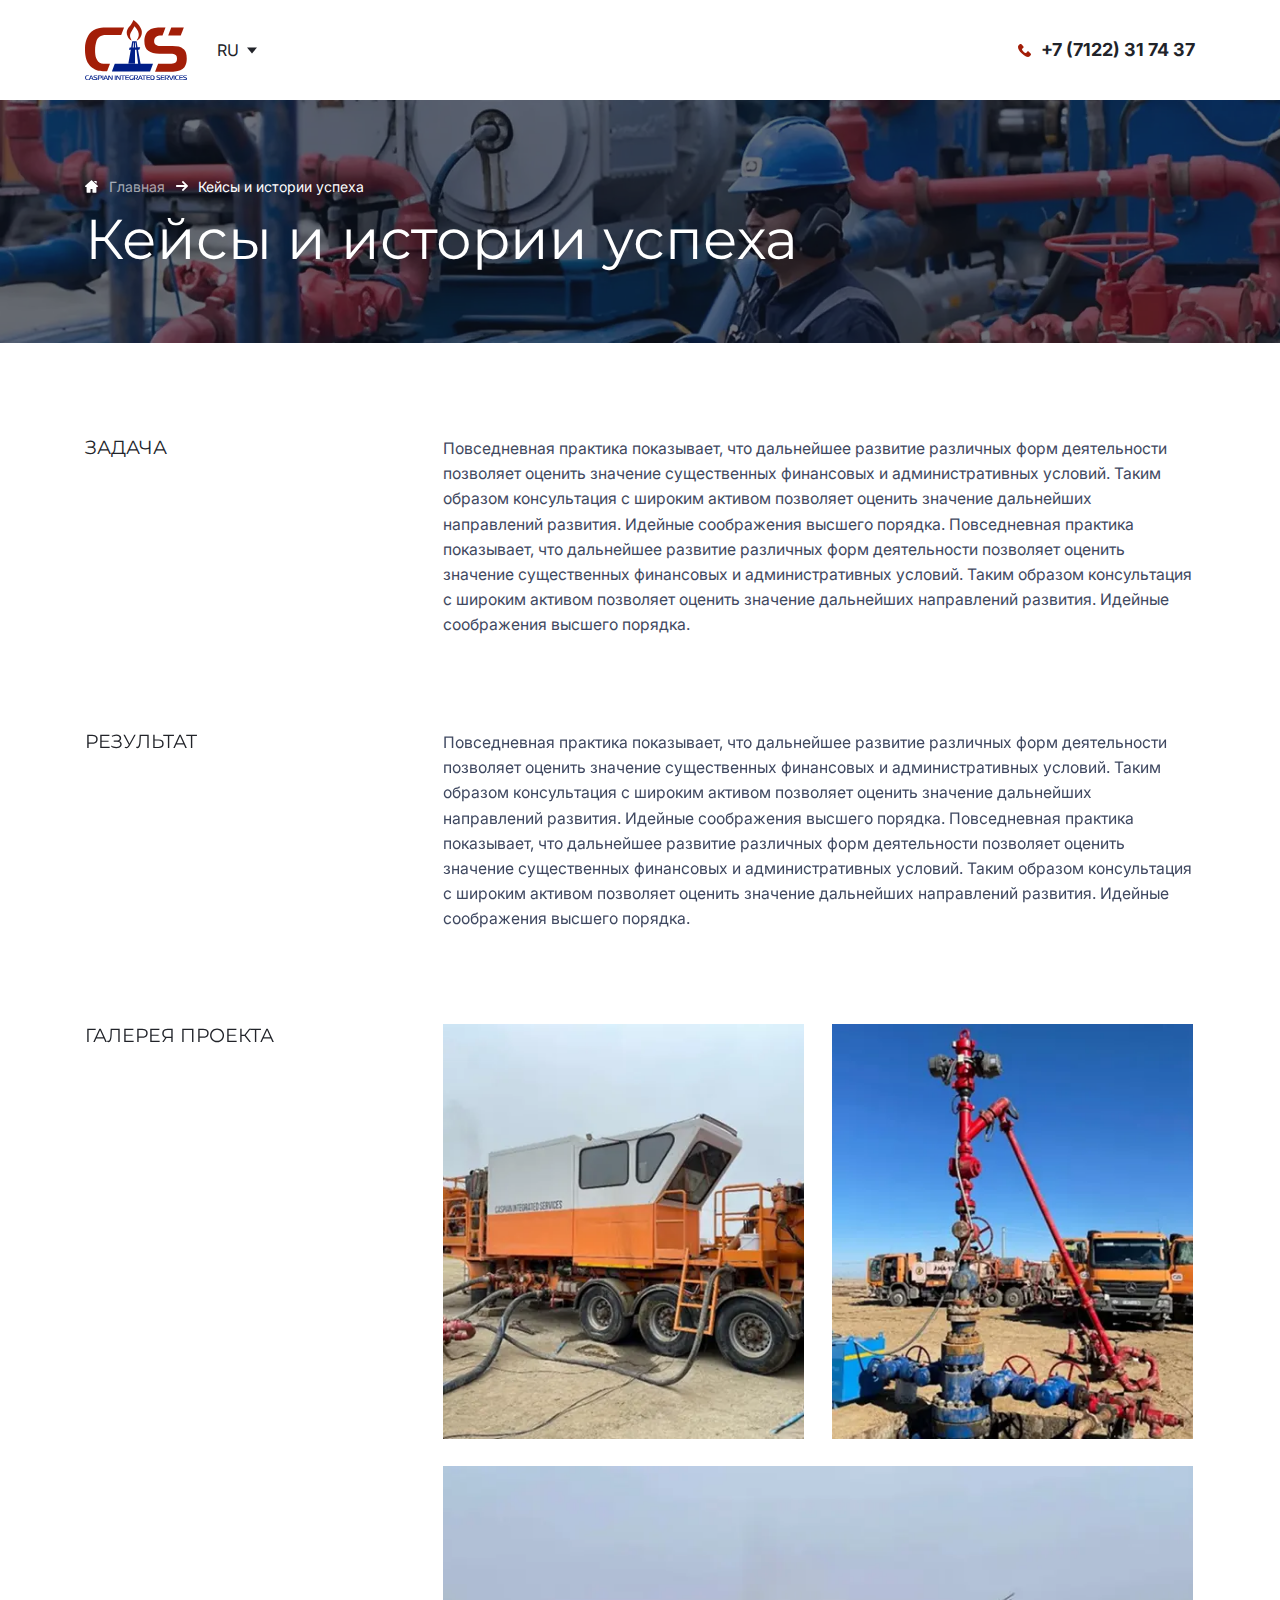
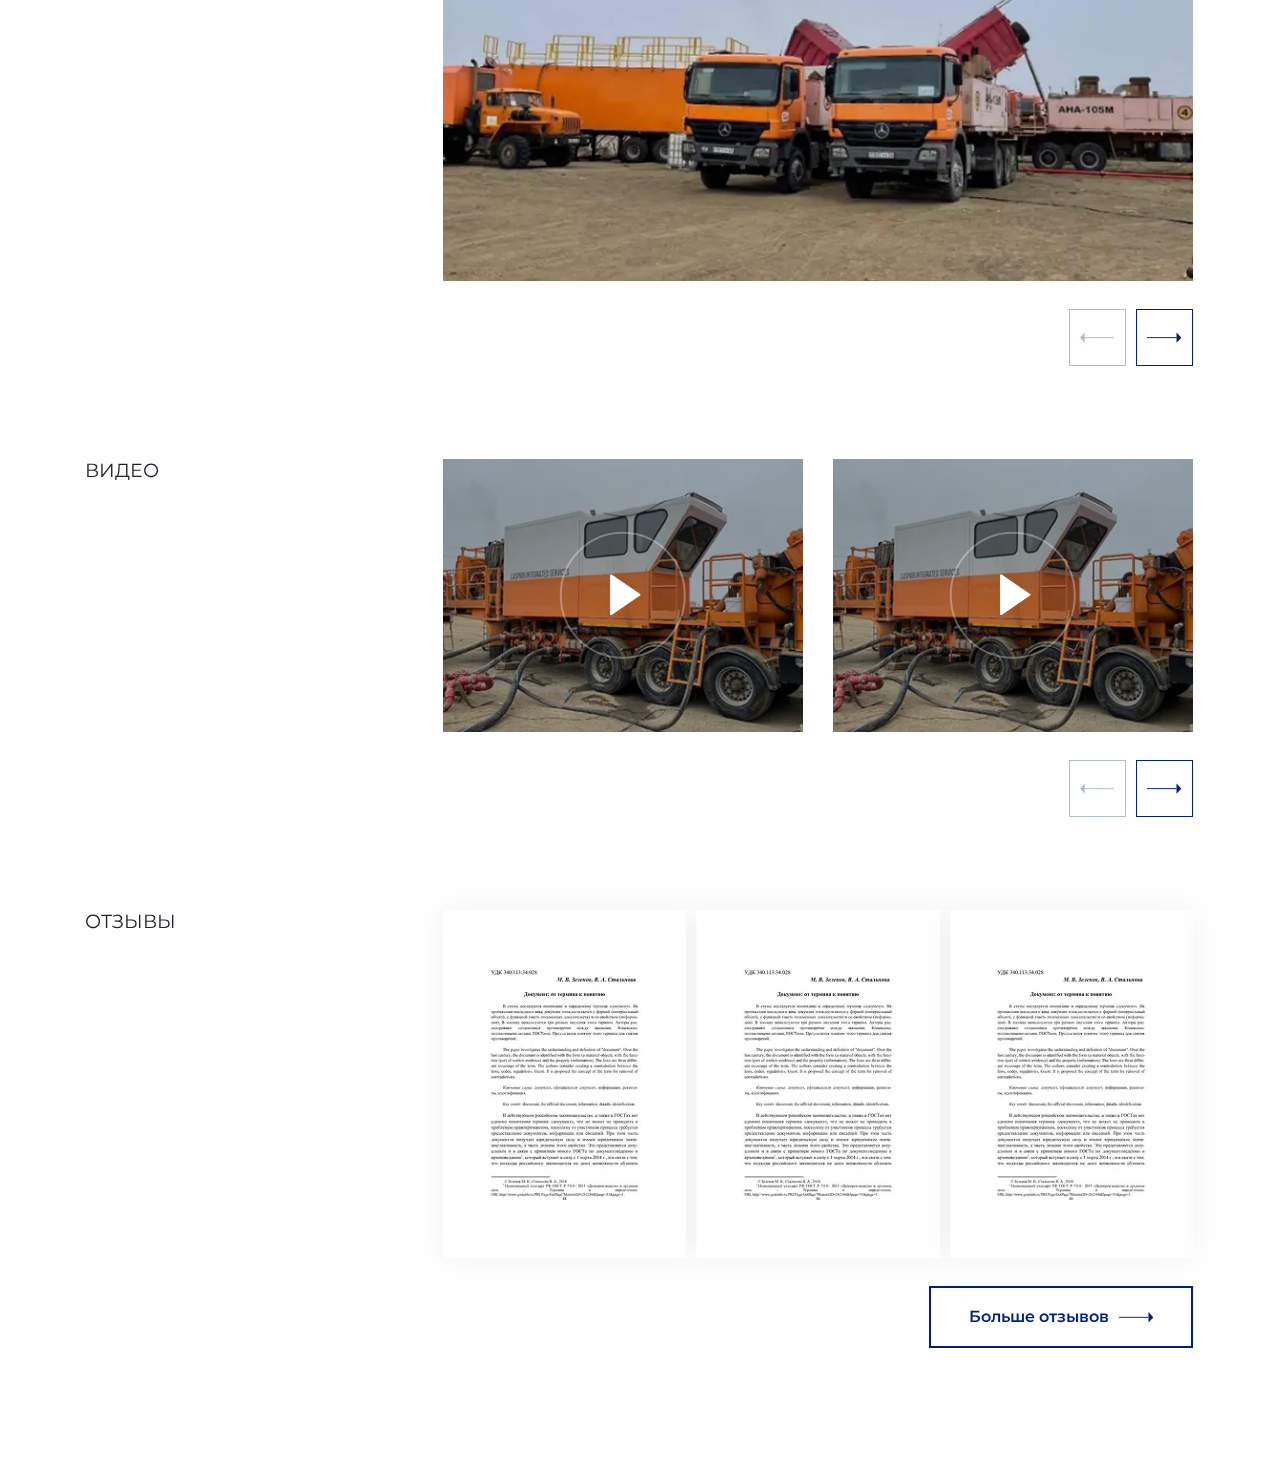
<file: cases.html>
<!DOCTYPE html>
<html lang="ru">

<head>
    <meta charset="UTF-8">
    <meta http-equiv="X-UA-Compatible" content="IE=edge">
    <meta name="viewport" content="width=device-width, initial-scale=1.0">
    <title>Cases</title>
    <link rel="preconnect" href="https://fonts.googleapis.com">
    <link rel="preconnect" href="https://fonts.gstatic.com" crossorigin>
    <link
        href="https://fonts.googleapis.com/css2?family=Inter:ital,opsz,wght@0,14..32,100..900;1,14..32,100..900&family=Montserrat:ital,wght@0,100..900;1,100..900&display=swap"
        rel="stylesheet">
    <link rel="stylesheet" href="css/swiper.css">
    <link rel="stylesheet" href="css/swiper.css">
    <link rel="stylesheet" href="css/fancybox.css">
    <link rel="stylesheet" href="css/style.min.css">
</head>

<body>

    <header class="topbar">
        <div class="container">
            <div class="topbar__inner">
                <a class="topbar__logo logo" href="#">
                    <img src="images/logo.svg" alt="logo">
                </a>
                <div class="topbar__lang lang">
                    <div class="lang__current">
                        <span>
                            RU
                        </span>
                        <svg width="10" height="7" viewBox="0 0 10 7" fill="none" xmlns="http://www.w3.org/2000/svg">
                            <path d="M5.0001 6.5L10 0.5L5.98411 0.5L4.01596 0.5L0 0.5L5.0001 6.5Z" fill="#212329" />
                        </svg>
                    </div>
                    <ul class="lang__list lang-list">
                        <li class="lang-list__item lang-item">
                            <a class="lang-item__link" href="#">
                                Қаз
                            </a>
                        </li>
                        <li class="lang-list__item lang-item">
                            <a class="lang-item__link" href="#">
                                Рус
                            </a>
                        </li>
                    </ul>
                </div>
                <nav class="topbar__menu menu">
                    <ul class="menu__list menu-list">
                        <li class="menu-list__item menu-item">
                            <div class="menu-item__dropdown dropdown">
                                <div class="dropdown__head">
                                    <span>
                                        О компании
                                    </span>
                                    <svg width="10" height="7" viewBox="0 0 10 7" fill="none"
                                        xmlns="http://www.w3.org/2000/svg">
                                        <path d="M5.0001 6.5L10 0.5L5.98411 0.5L4.01596 0.5L0 0.5L5.0001 6.5Z"
                                            fill="#212329" />
                                    </svg>
                                </div>
                                <ul class="dropdown__list dropdown-list">
                                    <li class="dropdown-list__item dropdown-item">
                                        <a class="dropdown-item__link dropdown-link" href="#">
                                            Клиенты
                                        </a>
                                    </li>
                                    <li class="dropdown-list__item dropdown-item">
                                        <a class="dropdown-item__link dropdown-link" href="#">
                                            Партнёры
                                        </a>
                                    </li>
                                    <li class="dropdown-list__item dropdown-item">
                                        <a class="dropdown-item__link dropdown-link" href="#">
                                            Оборудование
                                        </a>
                                    </li>
                                    <li class="dropdown-list__item dropdown-item">
                                        <a class="dropdown-item__link dropdown-link" href="#">
                                            Безопасность и качество
                                        </a>
                                    </li>
                                </ul>
                            </div>
                        </li>
                        <li class="menu-list__item menu-item">
                            <div class="menu-item__dropdown dropdown">
                                <div class="dropdown__head">
                                    <span>
                                        Направления деятельности
                                    </span>
                                    <svg width="10" height="7" viewBox="0 0 10 7" fill="none"
                                        xmlns="http://www.w3.org/2000/svg">
                                        <path d="M5.0001 6.5L10 0.5L5.98411 0.5L4.01596 0.5L0 0.5L5.0001 6.5Z"
                                            fill="#212329" />
                                    </svg>
                                </div>
                                <ul class="dropdown__list dropdown-list">
                                    <li class="dropdown-list__item dropdown-item">
                                        <a class="dropdown-item__link dropdown-link" href="#">
                                            Гидроразрыв пластов
                                        </a>
                                    </li>
                                    <li class="dropdown-list__item dropdown-item">
                                        <a class="dropdown-item__link dropdown-link" href="#">
                                            Многостадийный ГРП
                                        </a>
                                    </li>
                                    <li class="dropdown-list__item dropdown-item">
                                        <a class="dropdown-item__link dropdown-link" href="#">
                                            Инженерное сопровождение ГРП
                                        </a>
                                    </li>
                                </ul>
                            </div>
                        </li>
                        <li class="menu-list__item menu-item">
                            <a class="menu-item__link menu-link" href="#">
                                Новости
                            </a>
                        </li>
                        <li class="menu-list__item menu-item">
                            <a class="menu-item__link menu-link" href="#">
                                Кейсы
                            </a>
                        </li>
                        <li class="menu-list__item menu-item">
                            <a class="menu-item__link menu-link" href="#">
                                Контакты
                            </a>
                        </li>
                    </ul>
                </nav>
                <a class="topbar__mail mail" href="mailto:info@cis.kz">
                    <svg width="13" height="13" viewBox="0 0 13 13" fill="none" xmlns="http://www.w3.org/2000/svg">
                        <path
                            d="M11.8567 1.54688H1.14185C0.965969 1.54688 0.801311 1.59012 0.652344 1.66139L6.47388 7.48292L7.77868 6.22896C7.77868 6.22896 7.77878 6.22883 7.77881 6.22878C7.77883 6.22873 7.77893 6.22868 7.77893 6.22868L12.3464 1.66149C12.1974 1.59017 12.0326 1.54688 11.8567 1.54688Z"
                            fill="#A31E08" />
                        <path
                            d="M12.8841 2.20312L8.58594 6.5011L12.884 10.7991C12.9553 10.6502 12.9985 10.4855 12.9985 10.3096V2.69245C12.9985 2.51667 12.9554 2.35204 12.8841 2.20312Z"
                            fill="#A31E08" />
                        <path
                            d="M0.114512 2.20312C0.0432402 2.35209 0 2.51675 0 2.69263V10.3098C0 10.4856 0.0431895 10.6503 0.11441 10.7992L4.41261 6.50122L0.114512 2.20312Z"
                            fill="#A31E08" />
                        <path
                            d="M8.04833 7.03911L6.74335 8.29323C6.66896 8.36763 6.57151 8.40482 6.47408 8.40482C6.37666 8.40482 6.27918 8.36763 6.20482 8.29323L4.95062 7.03906L0.652344 11.3371C0.801336 11.4084 0.966096 11.4517 1.14203 11.4517H11.8569C12.0328 11.4517 12.1974 11.4084 12.3464 11.3372L8.04833 7.03911Z"
                            fill="#A31E08" />
                    </svg>
                    <span>
                        info@cis.kz
                    </span>
                </a>
                <a class="topbar__phone phone" href="tel:+77122317437">
                    <svg width="13" height="13" viewBox="0 0 13 13" fill="none" xmlns="http://www.w3.org/2000/svg">
                        <g clip-path="url(#clip0_4434_3691)">
                            <path
                                d="M12.6442 9.54069L10.8301 7.7265C10.1821 7.07858 9.08066 7.33777 8.82149 8.18005C8.62711 8.76321 7.97919 9.08717 7.39606 8.95756C6.10021 8.6336 4.35081 6.94899 4.02685 5.58835C3.83247 5.00519 4.22122 4.35727 4.80436 4.16292C5.64666 3.90375 5.90583 2.80227 5.2579 2.15435L3.44372 0.34016C2.92538 -0.113387 2.14787 -0.113387 1.69432 0.34016L0.463262 1.57122C-0.767795 2.86707 0.592847 6.30107 3.63809 9.34631C6.68334 12.3916 10.1173 13.817 11.4132 12.5211L12.6442 11.2901C13.0978 10.7717 13.0978 9.99424 12.6442 9.54069Z"
                                fill="#A31E08" />
                        </g>
                        <defs>
                            <clipPath id="clip0_4434_3691">
                                <rect width="13" height="13" fill="white" />
                            </clipPath>
                        </defs>
                    </svg>
                    <span>
                        +7 (7122) 31 74 37
                    </span>
                </a>
            </div>
        </div>
    </header>

    <div class="wrapper">
        <main class="main">
            <section class="main__head head head--margened">
                <div class="head__bg head-bg">
                    <picture class="head-bg__img">
                        <img src="images/head-img-1.jpg" alt="img">
                    </picture>
                </div>
                <div class="container">
                    <div class="head__inner">
                        <div class="head__trail trail">
                            <ul class="trail__list trail-list">
                                <li class="trail-list__item trail-item">
                                    <a class="trail-item__link trail-link" href="#">
                                        <svg width="13" height="13" viewBox="0 0 13 13" fill="none"
                                            xmlns="http://www.w3.org/2000/svg">
                                            <g clip-path="url(#clip0_4431_42203)">
                                                <path
                                                    d="M12.7817 5.81L6.949 0.495292C6.69298 0.261978 6.30692 0.262003 6.05101 0.495266L0.218309 5.81002C0.0132296 5.9969 -0.0545125 6.28483 0.0456788 6.54353C0.145895 6.80223 0.389899 6.96938 0.667342 6.96938H1.59892V12.2943C1.59892 12.5054 1.77011 12.6766 1.98123 12.6766H5.17826C5.38938 12.6766 5.56056 12.5055 5.56056 12.2943V9.06118H7.43952V12.2943C7.43952 12.5055 7.6107 12.6766 7.82182 12.6766H11.0187C11.2298 12.6766 11.401 12.5055 11.401 12.2943V6.96938H12.3328C12.6102 6.96938 12.8542 6.80221 12.9544 6.54353C13.0545 6.2848 12.9867 5.9969 12.7817 5.81Z"
                                                    fill="white" />
                                                <path
                                                    d="M11.3018 1.08594H8.73438L11.6841 3.7681V1.46822C11.6841 1.2571 11.513 1.08594 11.3018 1.08594Z"
                                                    fill="white" />
                                            </g>
                                            <defs>
                                                <clipPath id="clip0_4431_42203">
                                                    <rect width="13" height="13" fill="white" />
                                                </clipPath>
                                            </defs>
                                        </svg>
                                        <span>
                                            Главная
                                        </span>
                                    </a>
                                </li>
                                <li class="trail-list__item trail-item">
                                    <svg width="12" height="12" viewBox="0 0 12 12" fill="none"
                                        xmlns="http://www.w3.org/2000/svg">
                                        <path
                                            d="M11.8082 6.46686L7.47455 10.8006C7.35085 10.9243 7.18597 10.9922 7.01017 10.9922C6.83417 10.9922 6.66939 10.9242 6.54569 10.8006L6.15223 10.407C6.02862 10.2835 5.96052 10.1185 5.96052 9.94264C5.96052 9.76683 6.02862 9.5963 6.15223 9.47279L8.6804 6.93905H0.648286C0.286143 6.93905 0 6.65554 0 6.2933V5.73692C0 5.37468 0.286143 5.06258 0.648286 5.06258H8.70908L6.15232 2.5147C6.02872 2.391 5.96062 2.23051 5.96062 2.05461C5.96062 1.8789 6.02872 1.71607 6.15232 1.59247L6.54578 1.20018C6.66949 1.07647 6.83427 1.00906 7.01027 1.00906C7.18607 1.00906 7.35095 1.07735 7.47465 1.20105L11.8083 5.53468C11.9323 5.65877 12.0005 5.82443 12 6.00052C12.0004 6.17721 11.9323 6.34296 11.8082 6.46686Z"
                                            fill="white" />
                                    </svg>
                                    <span>
                                        Кейсы и истории успеха
                                    </span>
                                </li>
                            </ul>
                        </div>
                        <div class="head__titling head-titling">
                            <h1 class="head-titling__title">
                                Кейсы и истории успеха
                            </h1>
                        </div>
                    </div>
                </div>
            </section>
            <section class="main__description description">
                <div class="container">
                    <div class="description__inner">
                        <div class="description__titling description-titling">
                            <h2 class="description-titling__title">
                                Задача
                            </h2>
                        </div>
                        <div class="description__content description-content">
                            <p class="description-content__text">
                                Повседневная практика показывает, что дальнейшее развитие различных форм деятельности
                                позволяет оценить значение существенных финансовых и административных условий. Таким
                                образом консультация с широким активом позволяет оценить значение дальнейших направлений
                                развития. Идейные соображения высшего порядка. Повседневная практика показывает, что
                                дальнейшее развитие различных форм деятельности позволяет оценить значение существенных
                                финансовых и административных условий. Таким образом консультация с широким активом
                                позволяет оценить значение дальнейших направлений развития. Идейные соображения высшего
                                порядка.
                            </p>
                        </div>
                    </div>
                </div>
            </section>
            <section class="main__description description">
                <div class="container">
                    <div class="description__inner">
                        <div class="description__titling description-titling">
                            <h2 class="description-titling__title">
                                Результат
                            </h2>
                        </div>
                        <div class="description__content description-content">
                            <p class="description-content__text">
                                Повседневная практика показывает, что дальнейшее развитие различных форм деятельности
                                позволяет оценить значение существенных финансовых и административных условий. Таким
                                образом консультация с широким активом позволяет оценить значение дальнейших направлений
                                развития. Идейные соображения высшего порядка. Повседневная практика показывает, что
                                дальнейшее развитие различных форм деятельности позволяет оценить значение существенных
                                финансовых и административных условий. Таким образом консультация с широким активом
                                позволяет оценить значение дальнейших направлений развития. Идейные соображения высшего
                                порядка.
                            </p>
                        </div>
                    </div>
                </div>
            </section>
            <section class="main__description description">
                <div class="container">
                    <div class="description__inner">
                        <div class="description__titling description-titling">
                            <h2 class="description-titling__title">
                                Галерея проекта
                            </h2>
                        </div>
                        <div class="description__content description-content">
                            <div class="description-content__gallery gallery">
                                <div class="gallery__swiper gallery-swiper swiper">
                                    <div class="swiper-wrapper">
                                        <div class="gallery-swiper__slide gallery-slide swiper-slide">
                                            <a class="gallery-slide__item gallery-item" href="images/gallery-img-1.jpg"
                                                data-fancybox="gallery">
                                                <picture class="gallery-item__img">
                                                    <img src="images/gallery-img-1.jpg" alt="img">
                                                </picture>
                                            </a>
                                            <a class="gallery-slide__item gallery-item" href="images/gallery-img-2.jpg"
                                                data-fancybox="gallery">
                                                <picture class="gallery-item__img">
                                                    <img src="images/gallery-img-2.jpg" alt="img">
                                                </picture>
                                            </a>
                                            <a class="gallery-slide__item gallery-item" href="images/gallery-img-3.jpg"
                                                data-fancybox="gallery">
                                                <picture class="gallery-item__img">
                                                    <img src="images/gallery-img-3.jpg" alt="img">
                                                </picture>
                                            </a>
                                        </div>
                                        <div class="gallery-swiper__slide gallery-slide swiper-slide">
                                            <a class="gallery-slide__item gallery-item" href="images/gallery-img-1.jpg"
                                                data-fancybox="gallery">
                                                <picture class="gallery-item__img">
                                                    <img src="images/gallery-img-1.jpg" alt="img">
                                                </picture>
                                            </a>
                                            <a class="gallery-slide__item gallery-item" href="images/gallery-img-2.jpg"
                                                data-fancybox="gallery">
                                                <picture class="gallery-item__img">
                                                    <img src="images/gallery-img-2.jpg" alt="img">
                                                </picture>
                                            </a>
                                            <a class="gallery-slide__item gallery-item" href="images/gallery-img-3.jpg"
                                                data-fancybox="gallery">
                                                <picture class="gallery-item__img">
                                                    <img src="images/gallery-img-3.jpg" alt="img">
                                                </picture>
                                            </a>
                                        </div>
                                        <div class="gallery-swiper__slide gallery-slide swiper-slide">
                                            <a class="gallery-slide__item gallery-item" href="images/gallery-img-1.jpg"
                                                data-fancybox="gallery">
                                                <picture class="gallery-item__img">
                                                    <img src="images/gallery-img-1.jpg" alt="img">
                                                </picture>
                                            </a>
                                            <a class="gallery-slide__item gallery-item" href="images/gallery-img-2.jpg"
                                                data-fancybox="gallery">
                                                <picture class="gallery-item__img">
                                                    <img src="images/gallery-img-2.jpg" alt="img">
                                                </picture>
                                            </a>
                                            <a class="gallery-slide__item gallery-item" href="images/gallery-img-3.jpg"
                                                data-fancybox="gallery">
                                                <picture class="gallery-item__img">
                                                    <img src="images/gallery-img-3.jpg" alt="img">
                                                </picture>
                                            </a>
                                        </div>
                                    </div>
                                    <div class="gallery-swiper__navigation navigation">
                                        <div class="navigation__arrows arrows">
                                            <div class="arrows__arrow arrow arrow--blue arrow--prev">
                                                <svg width="36" height="36" viewBox="0 0 36 36" fill="none"
                                                    xmlns="http://www.w3.org/2000/svg">
                                                    <path
                                                        d="M7.95713e-09 18.4999L5 13L5 17.4175L5 19.5824L5 24L7.95713e-09 18.4999Z"
                                                        fill="#001E88" />
                                                    <line y1="-0.5" x2="31" y2="-0.5"
                                                        transform="matrix(1 -8.74228e-08 -8.74228e-08 -1 5 18)"
                                                        stroke="#001E88" />
                                                </svg>
                                            </div>
                                            <div class="arrows__arrow arrow arrow--blue arrow--next">
                                                <svg width="36" height="36" viewBox="0 0 36 36" fill="none"
                                                    xmlns="http://www.w3.org/2000/svg">
                                                    <path d="M36 18.4999L31 13L31 17.4175L31 19.5824L31 24L36 18.4999Z"
                                                        fill="#001E88" />
                                                    <line x1="31" y1="18.5" x2="-4.37114e-08" y2="18.5"
                                                        stroke="#001E88" />
                                                </svg>
                                            </div>
                                        </div>
                                    </div>
                                </div>
                            </div>
                        </div>
                    </div>
                </div>
            </section>
            <section class="main__description description">
                <div class="container">
                    <div class="description__inner">
                        <div class="description__titling description-titling">
                            <h2 class="description-titling__title">
                                Видео
                            </h2>
                        </div>
                        <div class="description__content description-content">
                            <div class="description-content__videos videos">
                                <div class="videos__swiper videos-swiper swiper">
                                    <div class="swiper-wrapper">
                                        <div class="videos-swiper__slide videos-slide swiper-slide">
                                            <a class="videos-slide__video video" href="videos/video.mp4"
                                                data-fancybox="videos">
                                                <div class="video__play">
                                                    <svg width="48" height="48" viewBox="0 0 48 48" fill="none"
                                                        xmlns="http://www.w3.org/2000/svg">
                                                        <g clip-path="url(#clip0_4434_22253)">
                                                            <path
                                                                d="M43.7699 23.0794L11.3357 0.735666C10.9924 0.49994 10.5472 0.475362 10.1804 0.666401C9.81243 0.859674 9.58203 1.23952 9.58203 1.65511V46.3426C9.58203 46.7582 9.81243 47.1392 10.1804 47.3324C10.3437 47.4173 10.5226 47.4598 10.7005 47.4598C10.923 47.4598 11.1445 47.3928 11.3357 47.2621L43.7699 24.9183C44.073 24.7094 44.2531 24.3664 44.2531 23.9989C44.2531 23.6313 44.0719 23.2883 43.7699 23.0794Z"
                                                                fill="white" />
                                                        </g>
                                                        <defs>
                                                            <clipPath id="clip0_4434_22253">
                                                                <rect width="46.9726" height="46.9208" fill="white"
                                                                    transform="translate(0.632812 0.539062)" />
                                                            </clipPath>
                                                        </defs>
                                                    </svg>
                                                </div>
                                                <picture class="video__img">
                                                    <img src="images/videos-img-1.jpg" alt="img">
                                                </picture>
                                            </a>
                                        </div>
                                        <div class="videos-swiper__slide videos-slide swiper-slide">
                                            <a class="videos-slide__video video" href="videos/video.mp4"
                                                data-fancybox="videos">
                                                <div class="video__play">
                                                    <svg width="48" height="48" viewBox="0 0 48 48" fill="none"
                                                        xmlns="http://www.w3.org/2000/svg">
                                                        <g clip-path="url(#clip0_4434_22253)">
                                                            <path
                                                                d="M43.7699 23.0794L11.3357 0.735666C10.9924 0.49994 10.5472 0.475362 10.1804 0.666401C9.81243 0.859674 9.58203 1.23952 9.58203 1.65511V46.3426C9.58203 46.7582 9.81243 47.1392 10.1804 47.3324C10.3437 47.4173 10.5226 47.4598 10.7005 47.4598C10.923 47.4598 11.1445 47.3928 11.3357 47.2621L43.7699 24.9183C44.073 24.7094 44.2531 24.3664 44.2531 23.9989C44.2531 23.6313 44.0719 23.2883 43.7699 23.0794Z"
                                                                fill="white" />
                                                        </g>
                                                        <defs>
                                                            <clipPath id="clip0_4434_22253">
                                                                <rect width="46.9726" height="46.9208" fill="white"
                                                                    transform="translate(0.632812 0.539062)" />
                                                            </clipPath>
                                                        </defs>
                                                    </svg>
                                                </div>
                                                <picture class="video__img">
                                                    <img src="images/videos-img-1.jpg" alt="img">
                                                </picture>
                                            </a>
                                        </div>
                                        <div class="videos-swiper__slide videos-slide swiper-slide">
                                            <a class="videos-slide__video video" href="videos/video.mp4"
                                                data-fancybox="videos">
                                                <div class="video__play">
                                                    <svg width="48" height="48" viewBox="0 0 48 48" fill="none"
                                                        xmlns="http://www.w3.org/2000/svg">
                                                        <g clip-path="url(#clip0_4434_22253)">
                                                            <path
                                                                d="M43.7699 23.0794L11.3357 0.735666C10.9924 0.49994 10.5472 0.475362 10.1804 0.666401C9.81243 0.859674 9.58203 1.23952 9.58203 1.65511V46.3426C9.58203 46.7582 9.81243 47.1392 10.1804 47.3324C10.3437 47.4173 10.5226 47.4598 10.7005 47.4598C10.923 47.4598 11.1445 47.3928 11.3357 47.2621L43.7699 24.9183C44.073 24.7094 44.2531 24.3664 44.2531 23.9989C44.2531 23.6313 44.0719 23.2883 43.7699 23.0794Z"
                                                                fill="white" />
                                                        </g>
                                                        <defs>
                                                            <clipPath id="clip0_4434_22253">
                                                                <rect width="46.9726" height="46.9208" fill="white"
                                                                    transform="translate(0.632812 0.539062)" />
                                                            </clipPath>
                                                        </defs>
                                                    </svg>
                                                </div>
                                                <picture class="video__img">
                                                    <img src="images/videos-img-1.jpg" alt="img">
                                                </picture>
                                            </a>
                                        </div>
                                        <div class="videos-swiper__slide videos-slide swiper-slide">
                                            <a class="videos-slide__video video" href="videos/video.mp4"
                                                data-fancybox="videos">
                                                <div class="video__play">
                                                    <svg width="48" height="48" viewBox="0 0 48 48" fill="none"
                                                        xmlns="http://www.w3.org/2000/svg">
                                                        <g clip-path="url(#clip0_4434_22253)">
                                                            <path
                                                                d="M43.7699 23.0794L11.3357 0.735666C10.9924 0.49994 10.5472 0.475362 10.1804 0.666401C9.81243 0.859674 9.58203 1.23952 9.58203 1.65511V46.3426C9.58203 46.7582 9.81243 47.1392 10.1804 47.3324C10.3437 47.4173 10.5226 47.4598 10.7005 47.4598C10.923 47.4598 11.1445 47.3928 11.3357 47.2621L43.7699 24.9183C44.073 24.7094 44.2531 24.3664 44.2531 23.9989C44.2531 23.6313 44.0719 23.2883 43.7699 23.0794Z"
                                                                fill="white" />
                                                        </g>
                                                        <defs>
                                                            <clipPath id="clip0_4434_22253">
                                                                <rect width="46.9726" height="46.9208" fill="white"
                                                                    transform="translate(0.632812 0.539062)" />
                                                            </clipPath>
                                                        </defs>
                                                    </svg>
                                                </div>
                                                <picture class="video__img">
                                                    <img src="images/videos-img-1.jpg" alt="img">
                                                </picture>
                                            </a>
                                        </div>
                                        <div class="videos-swiper__slide videos-slide swiper-slide">
                                            <a class="videos-slide__video video" href="videos/video.mp4"
                                                data-fancybox="videos">
                                                <div class="video__play">
                                                    <svg width="48" height="48" viewBox="0 0 48 48" fill="none"
                                                        xmlns="http://www.w3.org/2000/svg">
                                                        <g clip-path="url(#clip0_4434_22253)">
                                                            <path
                                                                d="M43.7699 23.0794L11.3357 0.735666C10.9924 0.49994 10.5472 0.475362 10.1804 0.666401C9.81243 0.859674 9.58203 1.23952 9.58203 1.65511V46.3426C9.58203 46.7582 9.81243 47.1392 10.1804 47.3324C10.3437 47.4173 10.5226 47.4598 10.7005 47.4598C10.923 47.4598 11.1445 47.3928 11.3357 47.2621L43.7699 24.9183C44.073 24.7094 44.2531 24.3664 44.2531 23.9989C44.2531 23.6313 44.0719 23.2883 43.7699 23.0794Z"
                                                                fill="white" />
                                                        </g>
                                                        <defs>
                                                            <clipPath id="clip0_4434_22253">
                                                                <rect width="46.9726" height="46.9208" fill="white"
                                                                    transform="translate(0.632812 0.539062)" />
                                                            </clipPath>
                                                        </defs>
                                                    </svg>
                                                </div>
                                                <picture class="video__img">
                                                    <img src="images/videos-img-1.jpg" alt="img">
                                                </picture>
                                            </a>
                                        </div>
                                        <div class="videos-swiper__slide videos-slide swiper-slide">
                                            <a class="videos-slide__video video" href="videos/video.mp4"
                                                data-fancybox="videos">
                                                <div class="video__play">
                                                    <svg width="48" height="48" viewBox="0 0 48 48" fill="none"
                                                        xmlns="http://www.w3.org/2000/svg">
                                                        <g clip-path="url(#clip0_4434_22253)">
                                                            <path
                                                                d="M43.7699 23.0794L11.3357 0.735666C10.9924 0.49994 10.5472 0.475362 10.1804 0.666401C9.81243 0.859674 9.58203 1.23952 9.58203 1.65511V46.3426C9.58203 46.7582 9.81243 47.1392 10.1804 47.3324C10.3437 47.4173 10.5226 47.4598 10.7005 47.4598C10.923 47.4598 11.1445 47.3928 11.3357 47.2621L43.7699 24.9183C44.073 24.7094 44.2531 24.3664 44.2531 23.9989C44.2531 23.6313 44.0719 23.2883 43.7699 23.0794Z"
                                                                fill="white" />
                                                        </g>
                                                        <defs>
                                                            <clipPath id="clip0_4434_22253">
                                                                <rect width="46.9726" height="46.9208" fill="white"
                                                                    transform="translate(0.632812 0.539062)" />
                                                            </clipPath>
                                                        </defs>
                                                    </svg>
                                                </div>
                                                <picture class="video__img">
                                                    <img src="images/videos-img-1.jpg" alt="img">
                                                </picture>
                                            </a>
                                        </div>
                                    </div>
                                    <div class="videos-swiper__navigation navigation">
                                        <div class="navigation__arrows arrows">
                                            <div class="arrows__arrow arrow arrow--blue arrow--prev">
                                                <svg width="36" height="36" viewBox="0 0 36 36" fill="none"
                                                    xmlns="http://www.w3.org/2000/svg">
                                                    <path
                                                        d="M7.95713e-09 18.4999L5 13L5 17.4175L5 19.5824L5 24L7.95713e-09 18.4999Z"
                                                        fill="#001E88" />
                                                    <line y1="-0.5" x2="31" y2="-0.5"
                                                        transform="matrix(1 -8.74228e-08 -8.74228e-08 -1 5 18)"
                                                        stroke="#001E88" />
                                                </svg>
                                            </div>
                                            <div class="arrows__arrow arrow arrow--blue arrow--next">
                                                <svg width="36" height="36" viewBox="0 0 36 36" fill="none"
                                                    xmlns="http://www.w3.org/2000/svg">
                                                    <path d="M36 18.4999L31 13L31 17.4175L31 19.5824L31 24L36 18.4999Z"
                                                        fill="#001E88" />
                                                    <line x1="31" y1="18.5" x2="-4.37114e-08" y2="18.5"
                                                        stroke="#001E88" />
                                                </svg>
                                            </div>
                                        </div>
                                    </div>
                                </div>
                            </div>
                        </div>
                    </div>
                </div>
            </section>
            <section class="main__description description description--last">
                <div class="container">
                    <div class="description__inner">
                        <div class="description__titling description-titling">
                            <h2 class="description-titling__title">
                                Отзывы
                            </h2>
                        </div>
                        <div class="description__content description-content">
                            <div class="description-content__recalls recalls">
                                <div class="recalls__swiper recalls-swiper swiper">
                                    <div class="swiper-wrapper">
                                        <div class="recalls-swiper__slide recalls-slide swiper-slide">
                                            <a class="recalls-slide__recall recall" href="images/recalls-img-1.jpg"
                                                data-fancybox="recalls">
                                                <picture class="recall__img">
                                                    <img src="images/recalls-img-1.jpg" alt="img">
                                                </picture>
                                            </a>
                                        </div>
                                        <div class="recalls-swiper__slide recalls-slide swiper-slide">
                                            <a class="recalls-slide__recall recall" href="images/recalls-img-1.jpg"
                                                data-fancybox="recalls">
                                                <picture class="recall__img">
                                                    <img src="images/recalls-img-1.jpg" alt="img">
                                                </picture>
                                            </a>
                                        </div>
                                        <div class="recalls-swiper__slide recalls-slide swiper-slide">
                                            <a class="recalls-slide__recall recall" href="images/recalls-img-1.jpg"
                                                data-fancybox="recalls">
                                                <picture class="recall__img">
                                                    <img src="images/recalls-img-1.jpg" alt="img">
                                                </picture>
                                            </a>
                                        </div>
                                        <div class="recalls-swiper__slide recalls-slide swiper-slide">
                                            <a class="recalls-slide__recall recall" href="images/recalls-img-1.jpg"
                                                data-fancybox="recalls">
                                                <picture class="recall__img">
                                                    <img src="images/recalls-img-1.jpg" alt="img">
                                                </picture>
                                            </a>
                                        </div>
                                        <div class="recalls-swiper__slide recalls-slide swiper-slide">
                                            <a class="recalls-slide__recall recall" href="images/recalls-img-1.jpg"
                                                data-fancybox="recalls">
                                                <picture class="recall__img">
                                                    <img src="images/recalls-img-1.jpg" alt="img">
                                                </picture>
                                            </a>
                                        </div>
                                        <div class="recalls-swiper__slide recalls-slide swiper-slide">
                                            <a class="recalls-slide__recall recall" href="images/recalls-img-1.jpg"
                                                data-fancybox="recalls">
                                                <picture class="recall__img">
                                                    <img src="images/recalls-img-1.jpg" alt="img">
                                                </picture>
                                            </a>
                                        </div>
                                        <div class="recalls-swiper__slide recalls-slide swiper-slide">
                                            <a class="recalls-slide__recall recall" href="images/recalls-img-1.jpg"
                                                data-fancybox="recalls">
                                                <picture class="recall__img">
                                                    <img src="images/recalls-img-1.jpg" alt="img">
                                                </picture>
                                            </a>
                                        </div>
                                        <div class="recalls-swiper__slide recalls-slide swiper-slide">
                                            <a class="recalls-slide__recall recall" href="images/recalls-img-1.jpg"
                                                data-fancybox="recalls">
                                                <picture class="recall__img">
                                                    <img src="images/recalls-img-1.jpg" alt="img">
                                                </picture>
                                            </a>
                                        </div>
                                    </div>
                                </div>
                                <a class="recalls__link button button--blue" href="#">
                                    <span>
                                        Больше отзывов
                                    </span>
                                    <svg width="36" height="14" viewBox="0 0 36 14" fill="none"
                                        xmlns="http://www.w3.org/2000/svg">
                                        <g clip-path="url(#clip0_4431_42245)">
                                            <path d="M36 7.49989L31 2V6.41748L31 8.58245L31 13L36 7.49989Z"
                                                fill="#001E88" />
                                            <line x1="31" y1="7.5" x2="4.37114e-08" y2="7.5" stroke="#001E88" />
                                        </g>
                                        <defs>
                                            <clipPath id="clip0_4431_42245">
                                                <rect width="36" height="14" fill="white" />
                                            </clipPath>
                                        </defs>
                                    </svg>
                                </a>
                            </div>
                        </div>
                    </div>
                </div>
            </section>
        </main>
        <footer class="footer"></footer>
    </div>

    <script src="js/jquery.js"></script>
    <script src="js/fancybox.js"></script>
    <script src="js/swiper.js"></script>
    <script src="js/main.min.js"></script>
</body>

</html>
</file>
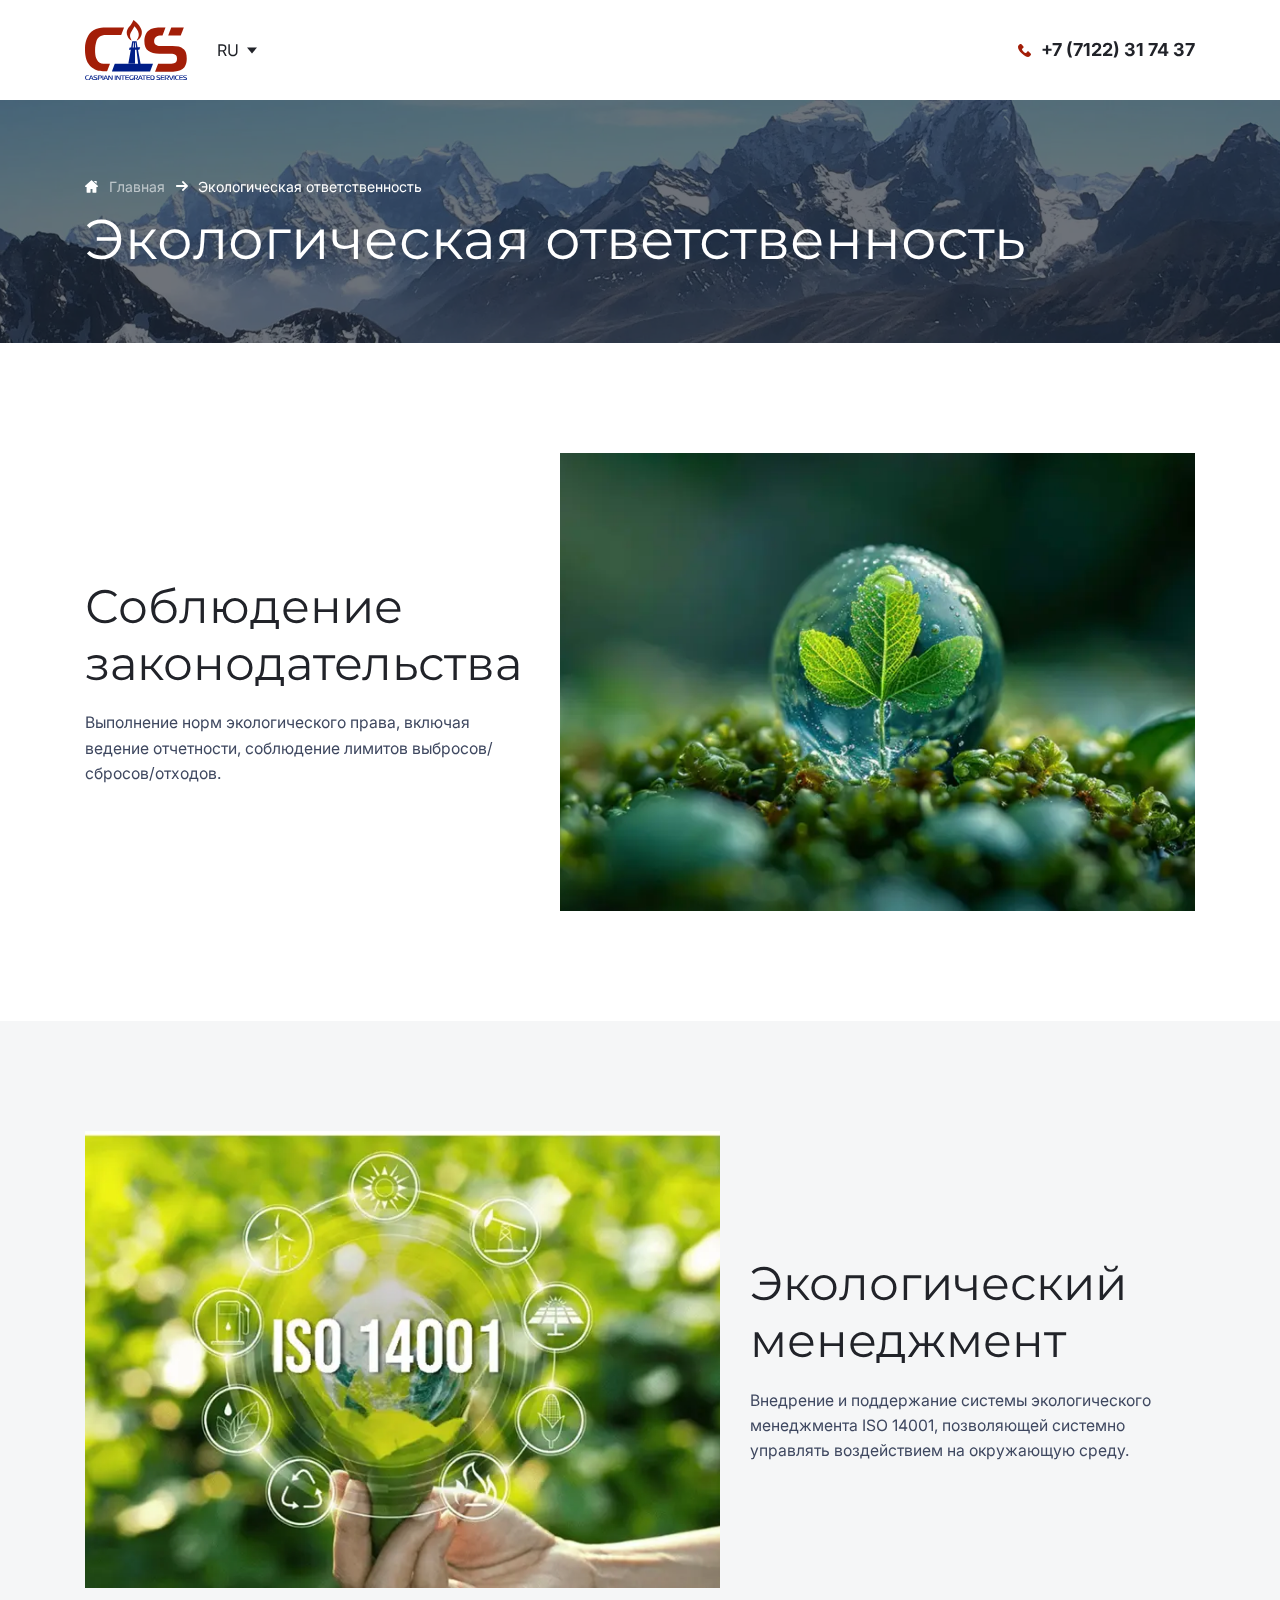
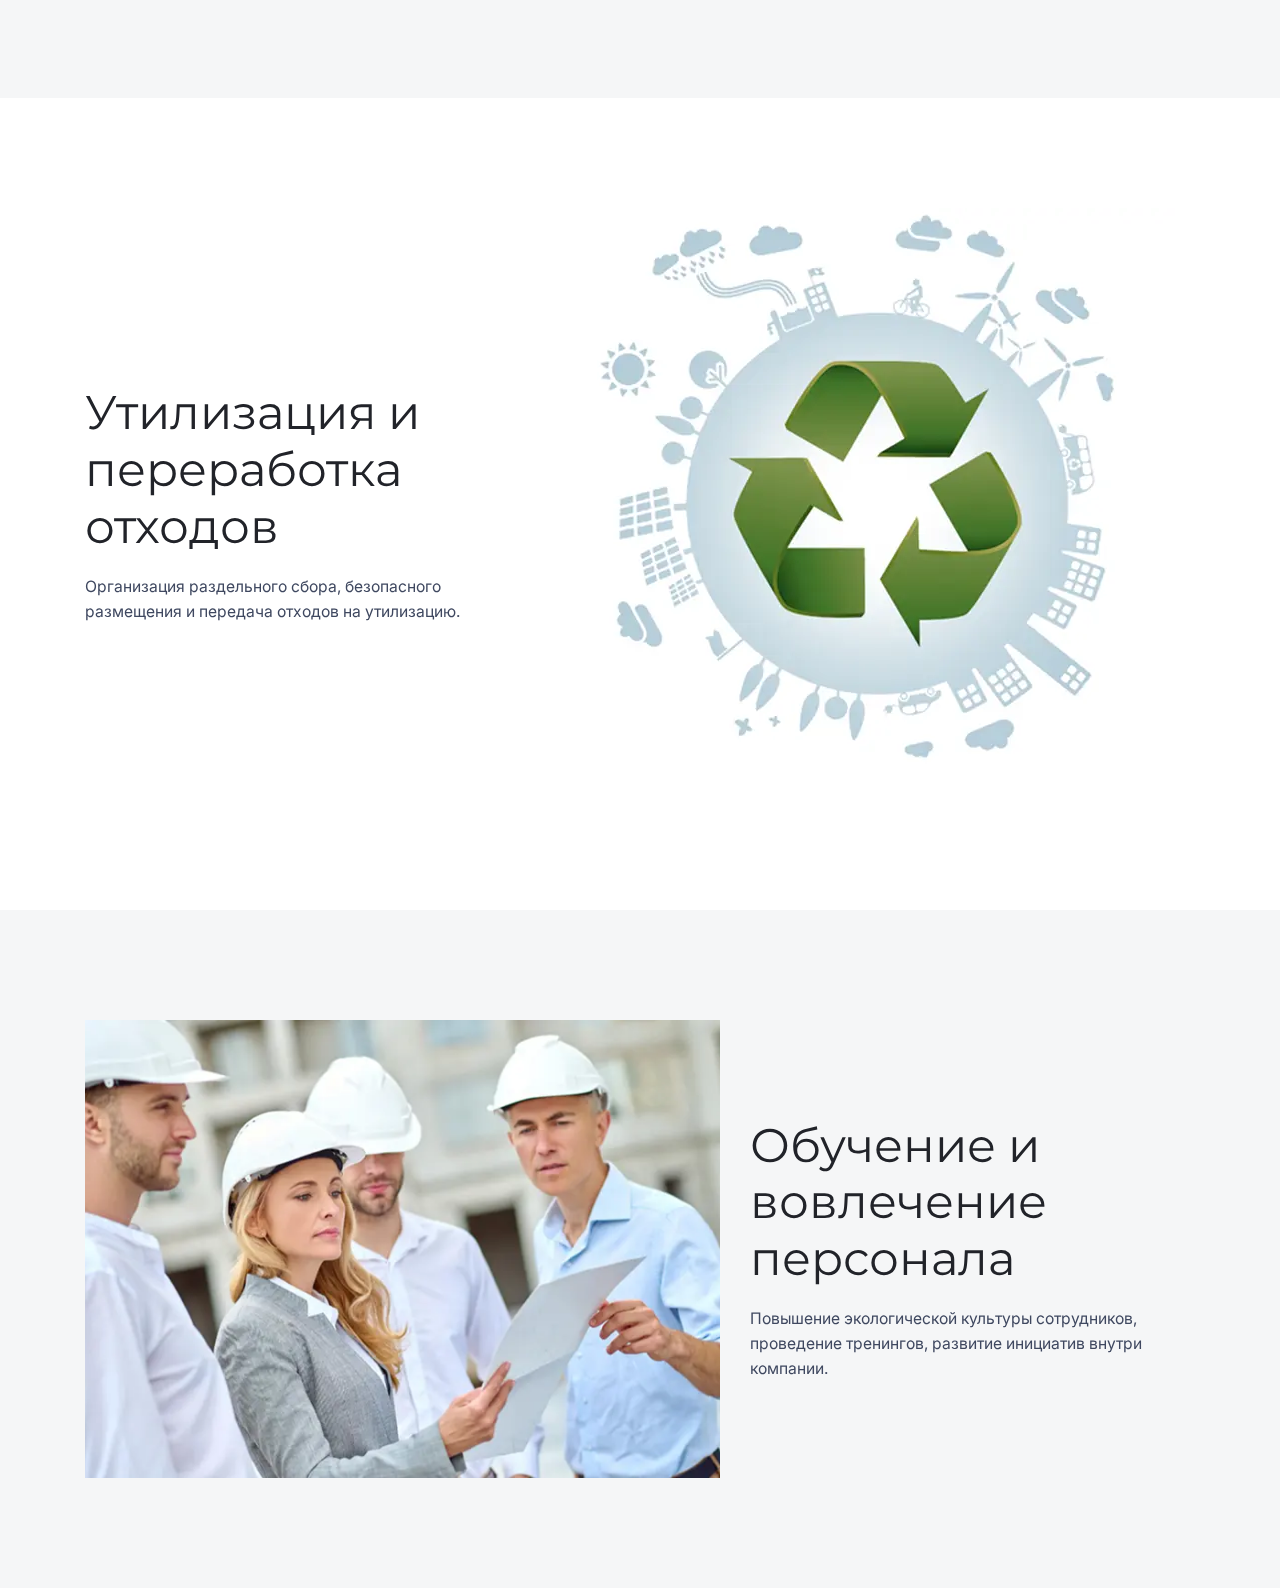
<file: responsibility.html>
<!DOCTYPE html>
<html lang="en">

<head>
    <meta charset="UTF-8">
    <meta http-equiv="X-UA-Compatible" content="IE=edge">
    <meta name="viewport" content="width=device-width, initial-scale=1.0">
    <title>Responsibility</title>
    <link rel="preconnect" href="https://fonts.googleapis.com">
    <link rel="preconnect" href="https://fonts.gstatic.com" crossorigin>
    <link
        href="https://fonts.googleapis.com/css2?family=Inter:ital,opsz,wght@0,14..32,100..900;1,14..32,100..900&family=Montserrat:ital,wght@0,100..900;1,100..900&display=swap"
        rel="stylesheet">
    <link rel="stylesheet" href="css/swiper.css">
    <link rel="stylesheet" href="css/swiper.css">
    <link rel="stylesheet" href="css/fancybox.css">
    <link rel="stylesheet" href="css/style.min.css">
</head>

<body>

    <header class="topbar">
        <div class="container">
            <div class="topbar__inner">
                <a class="topbar__logo logo" href="#">
                    <img src="images/logo.svg" alt="logo">
                </a>
                <div class="topbar__lang lang">
                    <div class="lang__current">
                        <span>
                            RU
                        </span>
                        <svg width="10" height="7" viewBox="0 0 10 7" fill="none" xmlns="http://www.w3.org/2000/svg">
                            <path d="M5.0001 6.5L10 0.5L5.98411 0.5L4.01596 0.5L0 0.5L5.0001 6.5Z" fill="#212329" />
                        </svg>
                    </div>
                    <ul class="lang__list lang-list">
                        <li class="lang-list__item lang-item">
                            <a class="lang-item__link" href="#">
                                Қаз
                            </a>
                        </li>
                        <li class="lang-list__item lang-item">
                            <a class="lang-item__link" href="#">
                                Рус
                            </a>
                        </li>
                    </ul>
                </div>
                <nav class="topbar__menu menu">
                    <ul class="menu__list menu-list">
                        <li class="menu-list__item menu-item">
                            <div class="menu-item__dropdown dropdown">
                                <div class="dropdown__head">
                                    <span>
                                        О компании
                                    </span>
                                    <svg width="10" height="7" viewBox="0 0 10 7" fill="none"
                                        xmlns="http://www.w3.org/2000/svg">
                                        <path d="M5.0001 6.5L10 0.5L5.98411 0.5L4.01596 0.5L0 0.5L5.0001 6.5Z"
                                            fill="#212329" />
                                    </svg>
                                </div>
                                <ul class="dropdown__list dropdown-list">
                                    <li class="dropdown-list__item dropdown-item">
                                        <a class="dropdown-item__link dropdown-link" href="#">
                                            Клиенты
                                        </a>
                                    </li>
                                    <li class="dropdown-list__item dropdown-item">
                                        <a class="dropdown-item__link dropdown-link" href="#">
                                            Партнёры
                                        </a>
                                    </li>
                                    <li class="dropdown-list__item dropdown-item">
                                        <a class="dropdown-item__link dropdown-link" href="#">
                                            Оборудование
                                        </a>
                                    </li>
                                    <li class="dropdown-list__item dropdown-item">
                                        <a class="dropdown-item__link dropdown-link" href="#">
                                            Безопасность и качество
                                        </a>
                                    </li>
                                </ul>
                            </div>
                        </li>
                        <li class="menu-list__item menu-item">
                            <div class="menu-item__dropdown dropdown">
                                <div class="dropdown__head">
                                    <span>
                                        Направления деятельности
                                    </span>
                                    <svg width="10" height="7" viewBox="0 0 10 7" fill="none"
                                        xmlns="http://www.w3.org/2000/svg">
                                        <path d="M5.0001 6.5L10 0.5L5.98411 0.5L4.01596 0.5L0 0.5L5.0001 6.5Z"
                                            fill="#212329" />
                                    </svg>
                                </div>
                                <ul class="dropdown__list dropdown-list">
                                    <li class="dropdown-list__item dropdown-item">
                                        <a class="dropdown-item__link dropdown-link" href="#">
                                            Гидроразрыв пластов
                                        </a>
                                    </li>
                                    <li class="dropdown-list__item dropdown-item">
                                        <a class="dropdown-item__link dropdown-link" href="#">
                                            Многостадийный ГРП
                                        </a>
                                    </li>
                                    <li class="dropdown-list__item dropdown-item">
                                        <a class="dropdown-item__link dropdown-link" href="#">
                                            Инженерное сопровождение ГРП
                                        </a>
                                    </li>
                                </ul>
                            </div>
                        </li>
                        <li class="menu-list__item menu-item">
                            <a class="menu-item__link menu-link" href="#">
                                Новости
                            </a>
                        </li>
                        <li class="menu-list__item menu-item">
                            <a class="menu-item__link menu-link" href="#">
                                Кейсы
                            </a>
                        </li>
                        <li class="menu-list__item menu-item">
                            <a class="menu-item__link menu-link" href="#">
                                Контакты
                            </a>
                        </li>
                    </ul>
                </nav>
                <a class="topbar__mail mail" href="mailto:info@cis.kz">
                    <svg width="13" height="13" viewBox="0 0 13 13" fill="none" xmlns="http://www.w3.org/2000/svg">
                        <path
                            d="M11.8567 1.54688H1.14185C0.965969 1.54688 0.801311 1.59012 0.652344 1.66139L6.47388 7.48292L7.77868 6.22896C7.77868 6.22896 7.77878 6.22883 7.77881 6.22878C7.77883 6.22873 7.77893 6.22868 7.77893 6.22868L12.3464 1.66149C12.1974 1.59017 12.0326 1.54688 11.8567 1.54688Z"
                            fill="#A31E08" />
                        <path
                            d="M12.8841 2.20312L8.58594 6.5011L12.884 10.7991C12.9553 10.6502 12.9985 10.4855 12.9985 10.3096V2.69245C12.9985 2.51667 12.9554 2.35204 12.8841 2.20312Z"
                            fill="#A31E08" />
                        <path
                            d="M0.114512 2.20312C0.0432402 2.35209 0 2.51675 0 2.69263V10.3098C0 10.4856 0.0431895 10.6503 0.11441 10.7992L4.41261 6.50122L0.114512 2.20312Z"
                            fill="#A31E08" />
                        <path
                            d="M8.04833 7.03911L6.74335 8.29323C6.66896 8.36763 6.57151 8.40482 6.47408 8.40482C6.37666 8.40482 6.27918 8.36763 6.20482 8.29323L4.95062 7.03906L0.652344 11.3371C0.801336 11.4084 0.966096 11.4517 1.14203 11.4517H11.8569C12.0328 11.4517 12.1974 11.4084 12.3464 11.3372L8.04833 7.03911Z"
                            fill="#A31E08" />
                    </svg>
                    <span>
                        info@cis.kz
                    </span>
                </a>
                <a class="topbar__phone phone" href="tel:+77122317437">
                    <svg width="13" height="13" viewBox="0 0 13 13" fill="none" xmlns="http://www.w3.org/2000/svg">
                        <g clip-path="url(#clip0_4434_3691)">
                            <path
                                d="M12.6442 9.54069L10.8301 7.7265C10.1821 7.07858 9.08066 7.33777 8.82149 8.18005C8.62711 8.76321 7.97919 9.08717 7.39606 8.95756C6.10021 8.6336 4.35081 6.94899 4.02685 5.58835C3.83247 5.00519 4.22122 4.35727 4.80436 4.16292C5.64666 3.90375 5.90583 2.80227 5.2579 2.15435L3.44372 0.34016C2.92538 -0.113387 2.14787 -0.113387 1.69432 0.34016L0.463262 1.57122C-0.767795 2.86707 0.592847 6.30107 3.63809 9.34631C6.68334 12.3916 10.1173 13.817 11.4132 12.5211L12.6442 11.2901C13.0978 10.7717 13.0978 9.99424 12.6442 9.54069Z"
                                fill="#A31E08" />
                        </g>
                        <defs>
                            <clipPath id="clip0_4434_3691">
                                <rect width="13" height="13" fill="white" />
                            </clipPath>
                        </defs>
                    </svg>
                    <span>
                        +7 (7122) 31 74 37
                    </span>
                </a>
            </div>
        </div>
    </header>

    <div class="wrapper">
        <main class="main">
            <section class="main__head head">
                <div class="head__bg head-bg">
                    <picture class="head-bg__img">
                        <img src="images/head-img-6.jpg" alt="img">
                    </picture>
                </div>
                <div class="container">
                    <div class="head__inner">
                        <div class="head__trail trail">
                            <ul class="trail__list trail-list">
                                <li class="trail-list__item trail-item">
                                    <a class="trail-item__link trail-link" href="#">
                                        <svg width="13" height="13" viewBox="0 0 13 13" fill="none"
                                            xmlns="http://www.w3.org/2000/svg">
                                            <g clip-path="url(#clip0_4431_42203)">
                                                <path
                                                    d="M12.7817 5.81L6.949 0.495292C6.69298 0.261978 6.30692 0.262003 6.05101 0.495266L0.218309 5.81002C0.0132296 5.9969 -0.0545125 6.28483 0.0456788 6.54353C0.145895 6.80223 0.389899 6.96938 0.667342 6.96938H1.59892V12.2943C1.59892 12.5054 1.77011 12.6766 1.98123 12.6766H5.17826C5.38938 12.6766 5.56056 12.5055 5.56056 12.2943V9.06118H7.43952V12.2943C7.43952 12.5055 7.6107 12.6766 7.82182 12.6766H11.0187C11.2298 12.6766 11.401 12.5055 11.401 12.2943V6.96938H12.3328C12.6102 6.96938 12.8542 6.80221 12.9544 6.54353C13.0545 6.2848 12.9867 5.9969 12.7817 5.81Z"
                                                    fill="white" />
                                                <path
                                                    d="M11.3018 1.08594H8.73438L11.6841 3.7681V1.46822C11.6841 1.2571 11.513 1.08594 11.3018 1.08594Z"
                                                    fill="white" />
                                            </g>
                                            <defs>
                                                <clipPath id="clip0_4431_42203">
                                                    <rect width="13" height="13" fill="white" />
                                                </clipPath>
                                            </defs>
                                        </svg>
                                        <span>
                                            Главная
                                        </span>
                                    </a>
                                </li>
                                <li class="trail-list__item trail-item">
                                    <svg width="12" height="12" viewBox="0 0 12 12" fill="none"
                                        xmlns="http://www.w3.org/2000/svg">
                                        <path
                                            d="M11.8082 6.46686L7.47455 10.8006C7.35085 10.9243 7.18597 10.9922 7.01017 10.9922C6.83417 10.9922 6.66939 10.9242 6.54569 10.8006L6.15223 10.407C6.02862 10.2835 5.96052 10.1185 5.96052 9.94264C5.96052 9.76683 6.02862 9.5963 6.15223 9.47279L8.6804 6.93905H0.648286C0.286143 6.93905 0 6.65554 0 6.2933V5.73692C0 5.37468 0.286143 5.06258 0.648286 5.06258H8.70908L6.15232 2.5147C6.02872 2.391 5.96062 2.23051 5.96062 2.05461C5.96062 1.8789 6.02872 1.71607 6.15232 1.59247L6.54578 1.20018C6.66949 1.07647 6.83427 1.00906 7.01027 1.00906C7.18607 1.00906 7.35095 1.07735 7.47465 1.20105L11.8083 5.53468C11.9323 5.65877 12.0005 5.82443 12 6.00052C12.0004 6.17721 11.9323 6.34296 11.8082 6.46686Z"
                                            fill="white" />
                                    </svg>
                                    <span>
                                        Экологическая ответственность
                                    </span>
                                </li>
                            </ul>
                        </div>
                        <div class="head__titling head-titling">
                            <h1 class="head-titling__title">
                                Экологическая ответственность
                            </h1>
                        </div>
                    </div>
                </div>
            </section>
            <section class="main__details details">
                <div class="container">
                    <div class="details__inner">
                        <div class="details__body details-body">
                            <h3 class="details-body__title">
                                Соблюдение законодательства
                            </h3>
                            <p class="details-body__text">
                                Выполнение норм экологического права, включая ведение отчетности, соблюдение лимитов
                                выбросов/сбросов/отходов.
                            </p>
                        </div>
                        <picture class="details__view details-view details-view--min-500">
                            <img src="images/responsibility-img-1.jpg" alt="img">
                        </picture>
                    </div>
                </div>
            </section>
            <section class="main__details details details--reversed details--grey">
                <div class="container">
                    <div class="details__inner">
                        <picture class="details__view details-view details-view--min-500">
                            <img src="images/responsibility-img-2.jpg" alt="img">
                        </picture>
                        <div class="details__body details-body">
                            <h3 class="details-body__title">
                                Экологический менеджмент
                            </h3>
                            <p class="details-body__text">
                                Внедрение и поддержание системы экологического менеджмента ISO 14001, позволяющей
                                системно управлять воздействием на окружающую среду.
                            </p>
                        </div>
                    </div>
                </div>
            </section>
            <section class="main__details details">
                <div class="container">
                    <div class="details__inner">
                        <div class="details__body details-body">
                            <h3 class="details-body__title">
                                Утилизация и переработка отходов
                            </h3>
                            <p class="details-body__text">
                                Организация раздельного сбора, безопасного размещения и передача отходов на утилизацию.
                            </p>
                        </div>
                        <picture class="details__view details-view details-view--contain">
                            <img src="images/responsibility-img-3.png" alt="img">
                        </picture>
                    </div>
                </div>
            </section>
            <section class="main__details details details--reversed details--grey">
                <div class="container">
                    <div class="details__inner">
                        <picture class="details__view details-view details-view--min-500">
                            <img src="images/responsibility-img-4.jpg" alt="img">
                        </picture>
                        <div class="details__body details-body">
                            <h3 class="details-body__title">
                                Обучение и вовлечение персонала
                            </h3>
                            <p class="details-body__text">
                                Повышение экологической культуры сотрудников, проведение тренингов, развитие инициатив
                                внутри компании.
                            </p>
                        </div>
                    </div>
                </div>
            </section>
        </main>
        <footer class="footer"></footer>
    </div>

    <script src="js/jquery.js"></script>
    <script src="js/fancybox.js"></script>
    <script src="js/swiper.js"></script>
    <script src="js/main.min.js"></script>
</body>

</html>
</file>
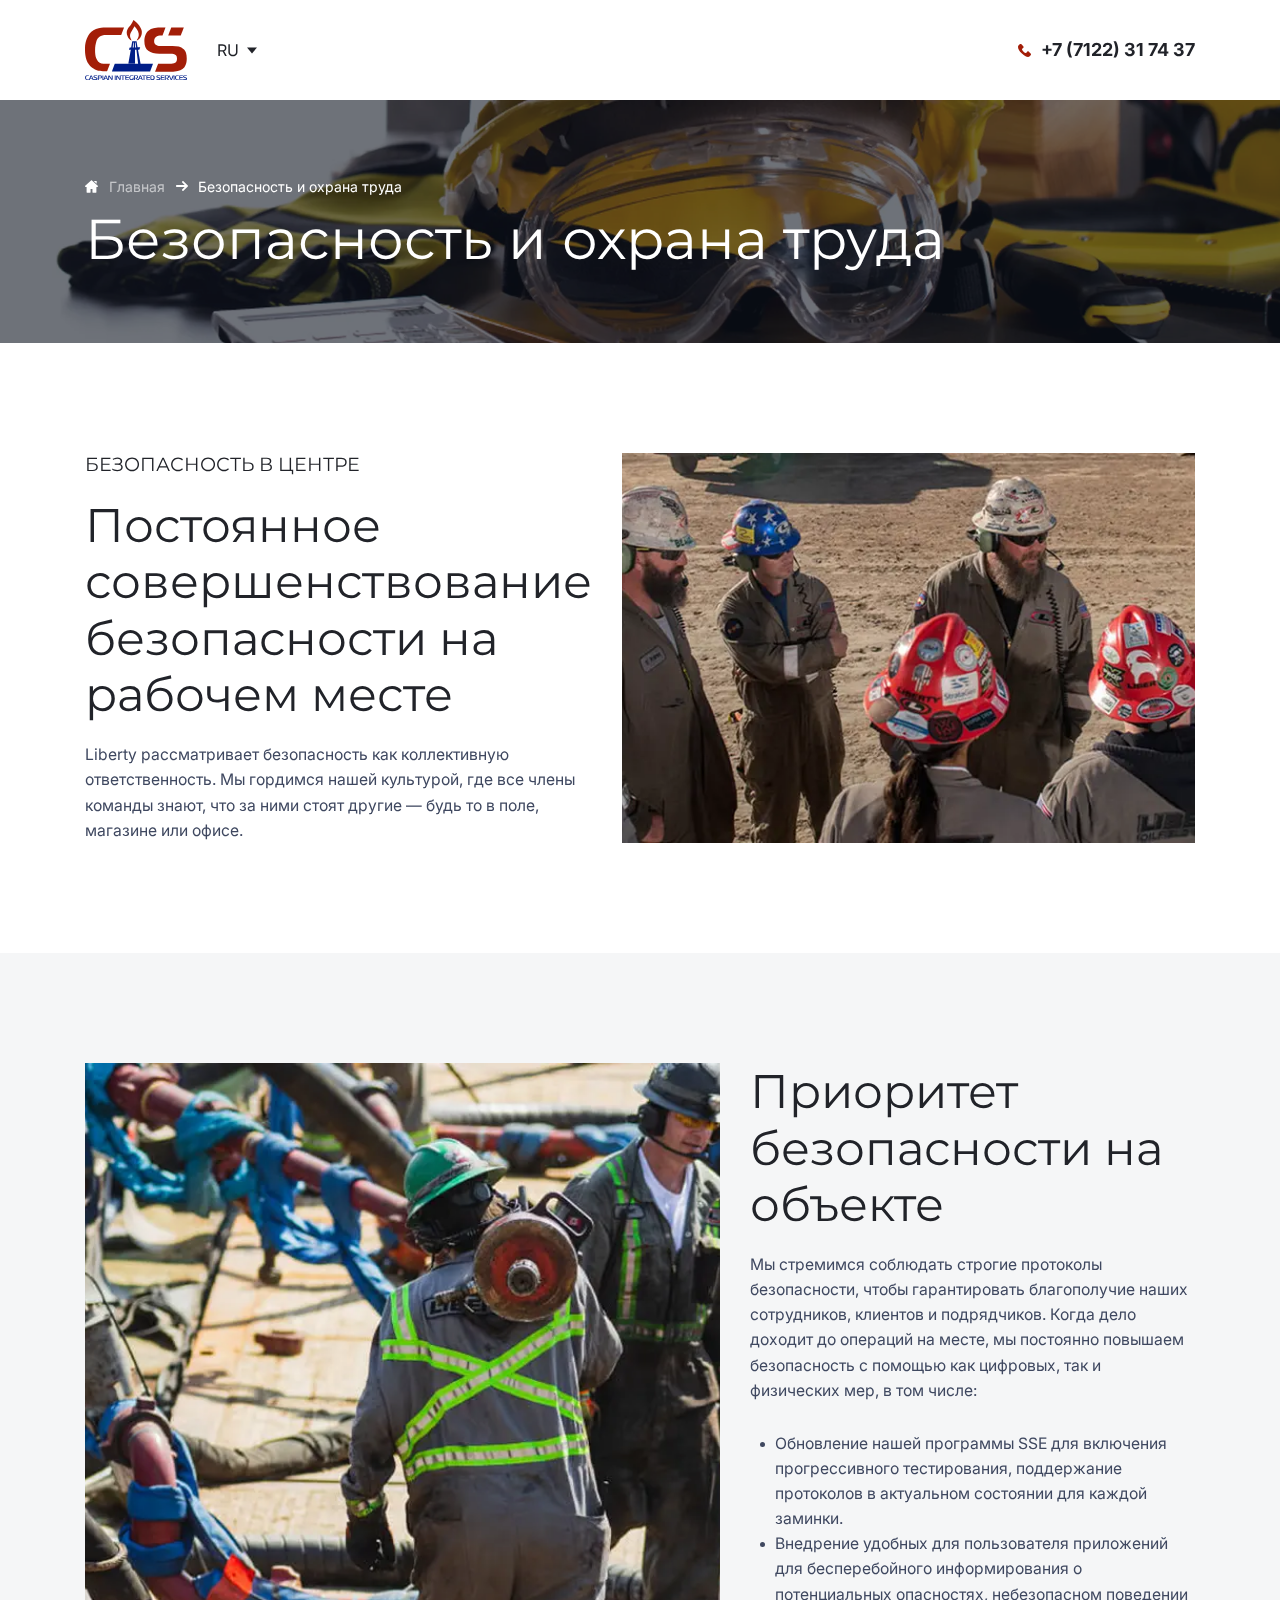
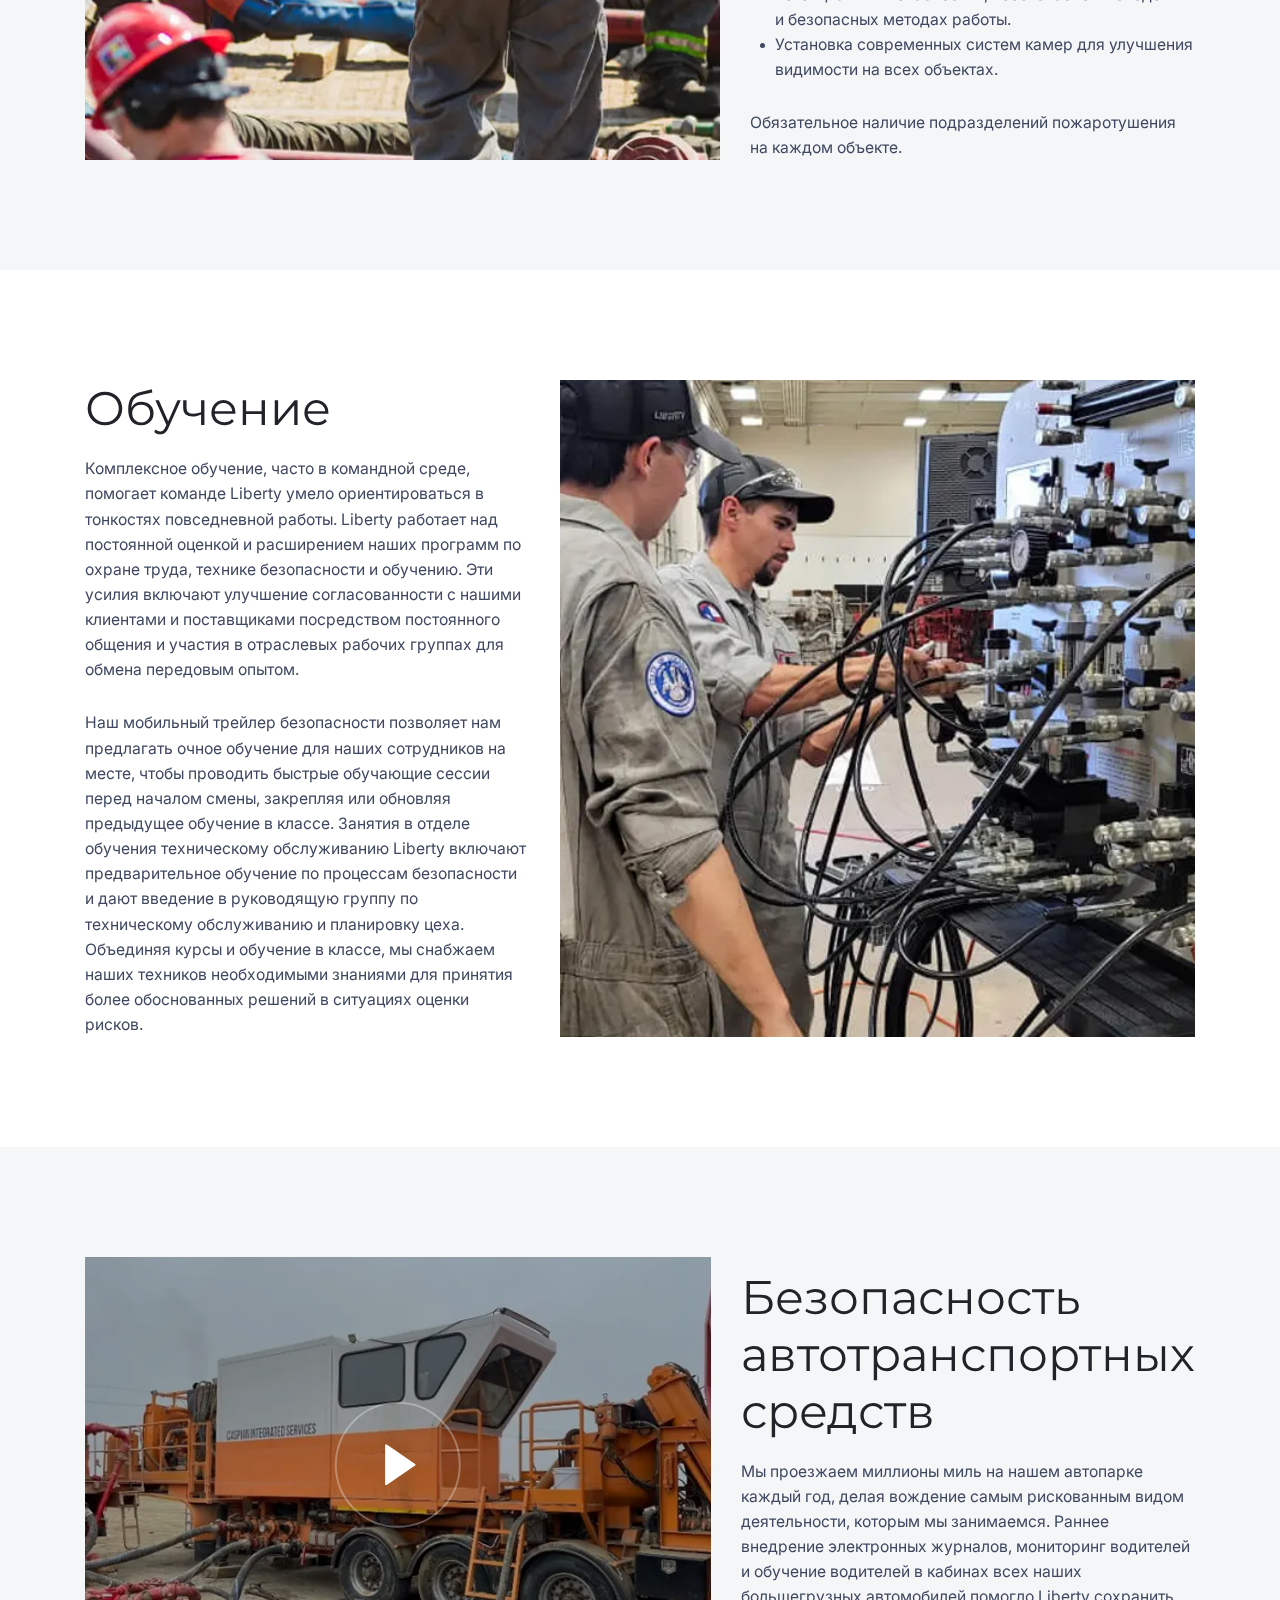
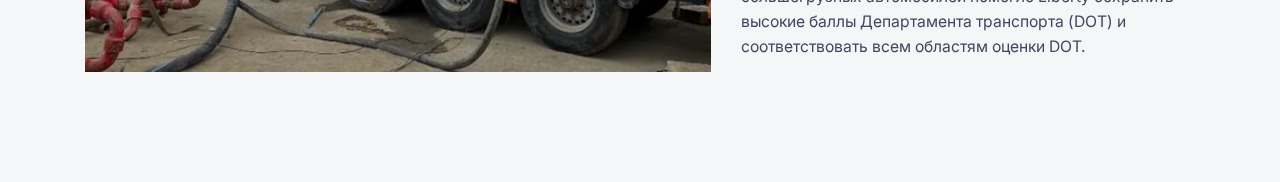
<file: security.html>
<!DOCTYPE html>
<html lang="en">

<head>
    <meta charset="UTF-8">
    <meta http-equiv="X-UA-Compatible" content="IE=edge">
    <meta name="viewport" content="width=device-width, initial-scale=1.0">
    <title>Security</title>
    <link rel="preconnect" href="https://fonts.googleapis.com">
    <link rel="preconnect" href="https://fonts.gstatic.com" crossorigin>
    <link
        href="https://fonts.googleapis.com/css2?family=Inter:ital,opsz,wght@0,14..32,100..900;1,14..32,100..900&family=Montserrat:ital,wght@0,100..900;1,100..900&display=swap"
        rel="stylesheet">
    <link rel="stylesheet" href="css/swiper.css">
    <link rel="stylesheet" href="css/swiper.css">
    <link rel="stylesheet" href="css/fancybox.css">
    <link rel="stylesheet" href="css/style.min.css">
</head>

<body>

    <header class="topbar">
        <div class="container">
            <div class="topbar__inner">
                <a class="topbar__logo logo" href="#">
                    <img src="images/logo.svg" alt="logo">
                </a>
                <div class="topbar__lang lang">
                    <div class="lang__current">
                        <span>
                            RU
                        </span>
                        <svg width="10" height="7" viewBox="0 0 10 7" fill="none" xmlns="http://www.w3.org/2000/svg">
                            <path d="M5.0001 6.5L10 0.5L5.98411 0.5L4.01596 0.5L0 0.5L5.0001 6.5Z" fill="#212329" />
                        </svg>
                    </div>
                    <ul class="lang__list lang-list">
                        <li class="lang-list__item lang-item">
                            <a class="lang-item__link" href="#">
                                Қаз
                            </a>
                        </li>
                        <li class="lang-list__item lang-item">
                            <a class="lang-item__link" href="#">
                                Рус
                            </a>
                        </li>
                    </ul>
                </div>
                <nav class="topbar__menu menu">
                    <ul class="menu__list menu-list">
                        <li class="menu-list__item menu-item">
                            <div class="menu-item__dropdown dropdown">
                                <div class="dropdown__head">
                                    <span>
                                        О компании
                                    </span>
                                    <svg width="10" height="7" viewBox="0 0 10 7" fill="none"
                                        xmlns="http://www.w3.org/2000/svg">
                                        <path d="M5.0001 6.5L10 0.5L5.98411 0.5L4.01596 0.5L0 0.5L5.0001 6.5Z"
                                            fill="#212329" />
                                    </svg>
                                </div>
                                <ul class="dropdown__list dropdown-list">
                                    <li class="dropdown-list__item dropdown-item">
                                        <a class="dropdown-item__link dropdown-link" href="#">
                                            Клиенты
                                        </a>
                                    </li>
                                    <li class="dropdown-list__item dropdown-item">
                                        <a class="dropdown-item__link dropdown-link" href="#">
                                            Партнёры
                                        </a>
                                    </li>
                                    <li class="dropdown-list__item dropdown-item">
                                        <a class="dropdown-item__link dropdown-link" href="#">
                                            Оборудование
                                        </a>
                                    </li>
                                    <li class="dropdown-list__item dropdown-item">
                                        <a class="dropdown-item__link dropdown-link" href="#">
                                            Безопасность и качество
                                        </a>
                                    </li>
                                </ul>
                            </div>
                        </li>
                        <li class="menu-list__item menu-item">
                            <div class="menu-item__dropdown dropdown">
                                <div class="dropdown__head">
                                    <span>
                                        Направления деятельности
                                    </span>
                                    <svg width="10" height="7" viewBox="0 0 10 7" fill="none"
                                        xmlns="http://www.w3.org/2000/svg">
                                        <path d="M5.0001 6.5L10 0.5L5.98411 0.5L4.01596 0.5L0 0.5L5.0001 6.5Z"
                                            fill="#212329" />
                                    </svg>
                                </div>
                                <ul class="dropdown__list dropdown-list">
                                    <li class="dropdown-list__item dropdown-item">
                                        <a class="dropdown-item__link dropdown-link" href="#">
                                            Гидроразрыв пластов
                                        </a>
                                    </li>
                                    <li class="dropdown-list__item dropdown-item">
                                        <a class="dropdown-item__link dropdown-link" href="#">
                                            Многостадийный ГРП
                                        </a>
                                    </li>
                                    <li class="dropdown-list__item dropdown-item">
                                        <a class="dropdown-item__link dropdown-link" href="#">
                                            Инженерное сопровождение ГРП
                                        </a>
                                    </li>
                                </ul>
                            </div>
                        </li>
                        <li class="menu-list__item menu-item">
                            <a class="menu-item__link menu-link" href="#">
                                Новости
                            </a>
                        </li>
                        <li class="menu-list__item menu-item">
                            <a class="menu-item__link menu-link" href="#">
                                Кейсы
                            </a>
                        </li>
                        <li class="menu-list__item menu-item">
                            <a class="menu-item__link menu-link" href="#">
                                Контакты
                            </a>
                        </li>
                    </ul>
                </nav>
                <a class="topbar__mail mail" href="mailto:info@cis.kz">
                    <svg width="13" height="13" viewBox="0 0 13 13" fill="none" xmlns="http://www.w3.org/2000/svg">
                        <path
                            d="M11.8567 1.54688H1.14185C0.965969 1.54688 0.801311 1.59012 0.652344 1.66139L6.47388 7.48292L7.77868 6.22896C7.77868 6.22896 7.77878 6.22883 7.77881 6.22878C7.77883 6.22873 7.77893 6.22868 7.77893 6.22868L12.3464 1.66149C12.1974 1.59017 12.0326 1.54688 11.8567 1.54688Z"
                            fill="#A31E08" />
                        <path
                            d="M12.8841 2.20312L8.58594 6.5011L12.884 10.7991C12.9553 10.6502 12.9985 10.4855 12.9985 10.3096V2.69245C12.9985 2.51667 12.9554 2.35204 12.8841 2.20312Z"
                            fill="#A31E08" />
                        <path
                            d="M0.114512 2.20312C0.0432402 2.35209 0 2.51675 0 2.69263V10.3098C0 10.4856 0.0431895 10.6503 0.11441 10.7992L4.41261 6.50122L0.114512 2.20312Z"
                            fill="#A31E08" />
                        <path
                            d="M8.04833 7.03911L6.74335 8.29323C6.66896 8.36763 6.57151 8.40482 6.47408 8.40482C6.37666 8.40482 6.27918 8.36763 6.20482 8.29323L4.95062 7.03906L0.652344 11.3371C0.801336 11.4084 0.966096 11.4517 1.14203 11.4517H11.8569C12.0328 11.4517 12.1974 11.4084 12.3464 11.3372L8.04833 7.03911Z"
                            fill="#A31E08" />
                    </svg>
                    <span>
                        info@cis.kz
                    </span>
                </a>
                <a class="topbar__phone phone" href="tel:+77122317437">
                    <svg width="13" height="13" viewBox="0 0 13 13" fill="none" xmlns="http://www.w3.org/2000/svg">
                        <g clip-path="url(#clip0_4434_3691)">
                            <path
                                d="M12.6442 9.54069L10.8301 7.7265C10.1821 7.07858 9.08066 7.33777 8.82149 8.18005C8.62711 8.76321 7.97919 9.08717 7.39606 8.95756C6.10021 8.6336 4.35081 6.94899 4.02685 5.58835C3.83247 5.00519 4.22122 4.35727 4.80436 4.16292C5.64666 3.90375 5.90583 2.80227 5.2579 2.15435L3.44372 0.34016C2.92538 -0.113387 2.14787 -0.113387 1.69432 0.34016L0.463262 1.57122C-0.767795 2.86707 0.592847 6.30107 3.63809 9.34631C6.68334 12.3916 10.1173 13.817 11.4132 12.5211L12.6442 11.2901C13.0978 10.7717 13.0978 9.99424 12.6442 9.54069Z"
                                fill="#A31E08" />
                        </g>
                        <defs>
                            <clipPath id="clip0_4434_3691">
                                <rect width="13" height="13" fill="white" />
                            </clipPath>
                        </defs>
                    </svg>
                    <span>
                        +7 (7122) 31 74 37
                    </span>
                </a>
            </div>
        </div>
    </header>

    <div class="wrapper">
        <main class="main">
            <section class="main__head head">
                <div class="head__bg head-bg">
                    <picture class="head-bg__img">
                        <img src="images/head-img-5.jpg" alt="img">
                    </picture>
                </div>
                <div class="container">
                    <div class="head__inner">
                        <div class="head__trail trail">
                            <ul class="trail__list trail-list">
                                <li class="trail-list__item trail-item">
                                    <a class="trail-item__link trail-link" href="#">
                                        <svg width="13" height="13" viewBox="0 0 13 13" fill="none"
                                            xmlns="http://www.w3.org/2000/svg">
                                            <g clip-path="url(#clip0_4431_42203)">
                                                <path
                                                    d="M12.7817 5.81L6.949 0.495292C6.69298 0.261978 6.30692 0.262003 6.05101 0.495266L0.218309 5.81002C0.0132296 5.9969 -0.0545125 6.28483 0.0456788 6.54353C0.145895 6.80223 0.389899 6.96938 0.667342 6.96938H1.59892V12.2943C1.59892 12.5054 1.77011 12.6766 1.98123 12.6766H5.17826C5.38938 12.6766 5.56056 12.5055 5.56056 12.2943V9.06118H7.43952V12.2943C7.43952 12.5055 7.6107 12.6766 7.82182 12.6766H11.0187C11.2298 12.6766 11.401 12.5055 11.401 12.2943V6.96938H12.3328C12.6102 6.96938 12.8542 6.80221 12.9544 6.54353C13.0545 6.2848 12.9867 5.9969 12.7817 5.81Z"
                                                    fill="white" />
                                                <path
                                                    d="M11.3018 1.08594H8.73438L11.6841 3.7681V1.46822C11.6841 1.2571 11.513 1.08594 11.3018 1.08594Z"
                                                    fill="white" />
                                            </g>
                                            <defs>
                                                <clipPath id="clip0_4431_42203">
                                                    <rect width="13" height="13" fill="white" />
                                                </clipPath>
                                            </defs>
                                        </svg>
                                        <span>
                                            Главная
                                        </span>
                                    </a>
                                </li>
                                <li class="trail-list__item trail-item">
                                    <svg width="12" height="12" viewBox="0 0 12 12" fill="none"
                                        xmlns="http://www.w3.org/2000/svg">
                                        <path
                                            d="M11.8082 6.46686L7.47455 10.8006C7.35085 10.9243 7.18597 10.9922 7.01017 10.9922C6.83417 10.9922 6.66939 10.9242 6.54569 10.8006L6.15223 10.407C6.02862 10.2835 5.96052 10.1185 5.96052 9.94264C5.96052 9.76683 6.02862 9.5963 6.15223 9.47279L8.6804 6.93905H0.648286C0.286143 6.93905 0 6.65554 0 6.2933V5.73692C0 5.37468 0.286143 5.06258 0.648286 5.06258H8.70908L6.15232 2.5147C6.02872 2.391 5.96062 2.23051 5.96062 2.05461C5.96062 1.8789 6.02872 1.71607 6.15232 1.59247L6.54578 1.20018C6.66949 1.07647 6.83427 1.00906 7.01027 1.00906C7.18607 1.00906 7.35095 1.07735 7.47465 1.20105L11.8083 5.53468C11.9323 5.65877 12.0005 5.82443 12 6.00052C12.0004 6.17721 11.9323 6.34296 11.8082 6.46686Z"
                                            fill="white" />
                                    </svg>
                                    <span>
                                        Безопасность и охрана труда
                                    </span>
                                </li>
                            </ul>
                        </div>
                        <div class="head__titling head-titling">
                            <h1 class="head-titling__title">
                                Безопасность и охрана труда
                            </h1>
                        </div>
                    </div>
                </div>
            </section>
            <section class="main__details details">
                <div class="container">
                    <div class="details__inner">
                        <div class="details__body details-body">
                            <div class="details-body__suptitle">
                                БЕЗОПАСНОСТЬ В ЦЕНТРЕ
                            </div>
                            <h3 class="details-body__title">
                                Постоянное совершенствование безопасности на рабочем месте
                            </h3>
                            <p class="details-body__text">
                                Liberty рассматривает безопасность как коллективную ответственность. Мы гордимся нашей
                                культурой, где все члены команды знают, что за ними стоят другие — будь то в поле,
                                магазине или офисе.
                            </p>
                        </div>
                        <picture class="details__view details-view details-view--min-400">
                            <img src="images/details-img-1.jpg" alt="img">
                        </picture>
                    </div>
                </div>
            </section>
            <section class="main__details details details--reversed details--grey">
                <div class="container">
                    <div class="details__inner">
                        <picture class="details__view details-view details-view--min-500">
                            <img src="images/details-img-2.jpg" alt="img">
                        </picture>
                        <div class="details__body details-body">
                            <h3 class="details-body__title">
                                Приоритет безопасности на объекте
                            </h3>
                            <p class="details-body__text">
                                Мы стремимся соблюдать строгие протоколы безопасности, чтобы гарантировать благополучие
                                наших сотрудников, клиентов и подрядчиков. Когда дело доходит до операций на месте, мы
                                постоянно повышаем безопасность с помощью как цифровых, так и физических мер, в том
                                числе:
                            </p>
                            <ul class="details-body__list details-list">
                                <li class="details-list__item">
                                    Обновление нашей программы SSE для включения прогрессивного тестирования,
                                    поддержание протоколов в актуальном состоянии для каждой заминки.
                                </li>
                                <li class="details-list__item">
                                    Внедрение удобных для пользователя приложений для бесперебойного информирования о
                                    потенциальных опасностях, небезопасном поведении и безопасных методах работы.
                                </li>
                                <li class="details-list__item">
                                    Установка современных систем камер для улучшения видимости на всех объектах.
                                </li>
                            </ul>
                            <p class="details-body__text">
                                Обязательное наличие подразделений пожаротушения на каждом объекте.
                            </p>
                        </div>
                    </div>
                </div>
            </section>
            <section class="main__details details">
                <div class="container">
                    <div class="details__inner">
                        <div class="details__body details-body">
                            <h3 class="details-body__title">
                                Обучение
                            </h3>
                            <p class="details-body__text">
                                Комплексное обучение, часто в командной среде, помогает команде Liberty умело
                                ориентироваться в тонкостях повседневной работы. Liberty работает над постоянной оценкой
                                и расширением наших программ по охране труда, технике безопасности и обучению. Эти
                                усилия включают улучшение согласованности с нашими клиентами и поставщиками посредством
                                постоянного общения и участия в отраслевых рабочих группах для обмена передовым опытом.
                            </p>
                            <p class="details-body__text">
                                Наш мобильный трейлер безопасности позволяет нам предлагать очное обучение для наших
                                сотрудников на месте, чтобы проводить быстрые обучающие сессии перед началом смены,
                                закрепляя или обновляя предыдущее обучение в классе. Занятия в отделе обучения
                                техническому обслуживанию Liberty включают предварительное обучение по процессам
                                безопасности и дают введение в руководящую группу по техническому обслуживанию и
                                планировку цеха. Объединяя курсы и обучение в классе, мы снабжаем наших техников
                                необходимыми знаниями для принятия более обоснованных решений в ситуациях оценки рисков.
                            </p>
                        </div>
                        <picture class="details__view details-view details-view--min-500">
                            <img src="images/details-img-3.jpg" alt="img">
                        </picture>
                    </div>
                </div>
            </section>
            <section class="main__details details details--reversed details--grey">
                <div class="container">
                    <div class="details__inner">
                        <div class="details__view details-view details-view--min-450">
                            <a class="details-view__video video" href="videos/video.mp4" data-fancybox="videos">
                                <div class="video__play">
                                    <svg width="48" height="48" viewBox="0 0 48 48" fill="none"
                                        xmlns="http://www.w3.org/2000/svg">
                                        <g clip-path="url(#clip0_4434_22253)">
                                            <path
                                                d="M43.7699 23.0794L11.3357 0.735666C10.9924 0.49994 10.5472 0.475362 10.1804 0.666401C9.81243 0.859674 9.58203 1.23952 9.58203 1.65511V46.3426C9.58203 46.7582 9.81243 47.1392 10.1804 47.3324C10.3437 47.4173 10.5226 47.4598 10.7005 47.4598C10.923 47.4598 11.1445 47.3928 11.3357 47.2621L43.7699 24.9183C44.073 24.7094 44.2531 24.3664 44.2531 23.9989C44.2531 23.6313 44.0719 23.2883 43.7699 23.0794Z"
                                                fill="white" />
                                        </g>
                                        <defs>
                                            <clipPath id="clip0_4434_22253">
                                                <rect width="46.9726" height="46.9208" fill="white"
                                                    transform="translate(0.632812 0.539062)" />
                                            </clipPath>
                                        </defs>
                                    </svg>
                                </div>
                                <picture class="video__img">
                                    <img src="images/details-video-img-1.jpg" alt="img">
                                </picture>
                            </a>
                        </div>
                        <div class="details__body details-body">
                            <h3 class="details-body__title">
                                Безопасность автотранспортных средств
                            </h3>
                            <p class="details-body__text">
                                Мы проезжаем миллионы миль на нашем автопарке каждый год, делая вождение самым
                                рискованным видом деятельности, которым мы занимаемся. Раннее внедрение электронных
                                журналов, мониторинг водителей и обучение водителей в кабинах всех наших большегрузных
                                автомобилей помогло Liberty сохранить высокие баллы Департамента транспорта (DOT) и
                                соответствовать всем областям оценки DOT.
                            </p>
                        </div>
                    </div>
                </div>
            </section>
        </main>
        <footer class="footer"></footer>
    </div>

    <script src="js/jquery.js"></script>
    <script src="js/fancybox.js"></script>
    <script src="js/swiper.js"></script>
    <script src="js/main.min.js"></script>
</body>

</html>
</file>
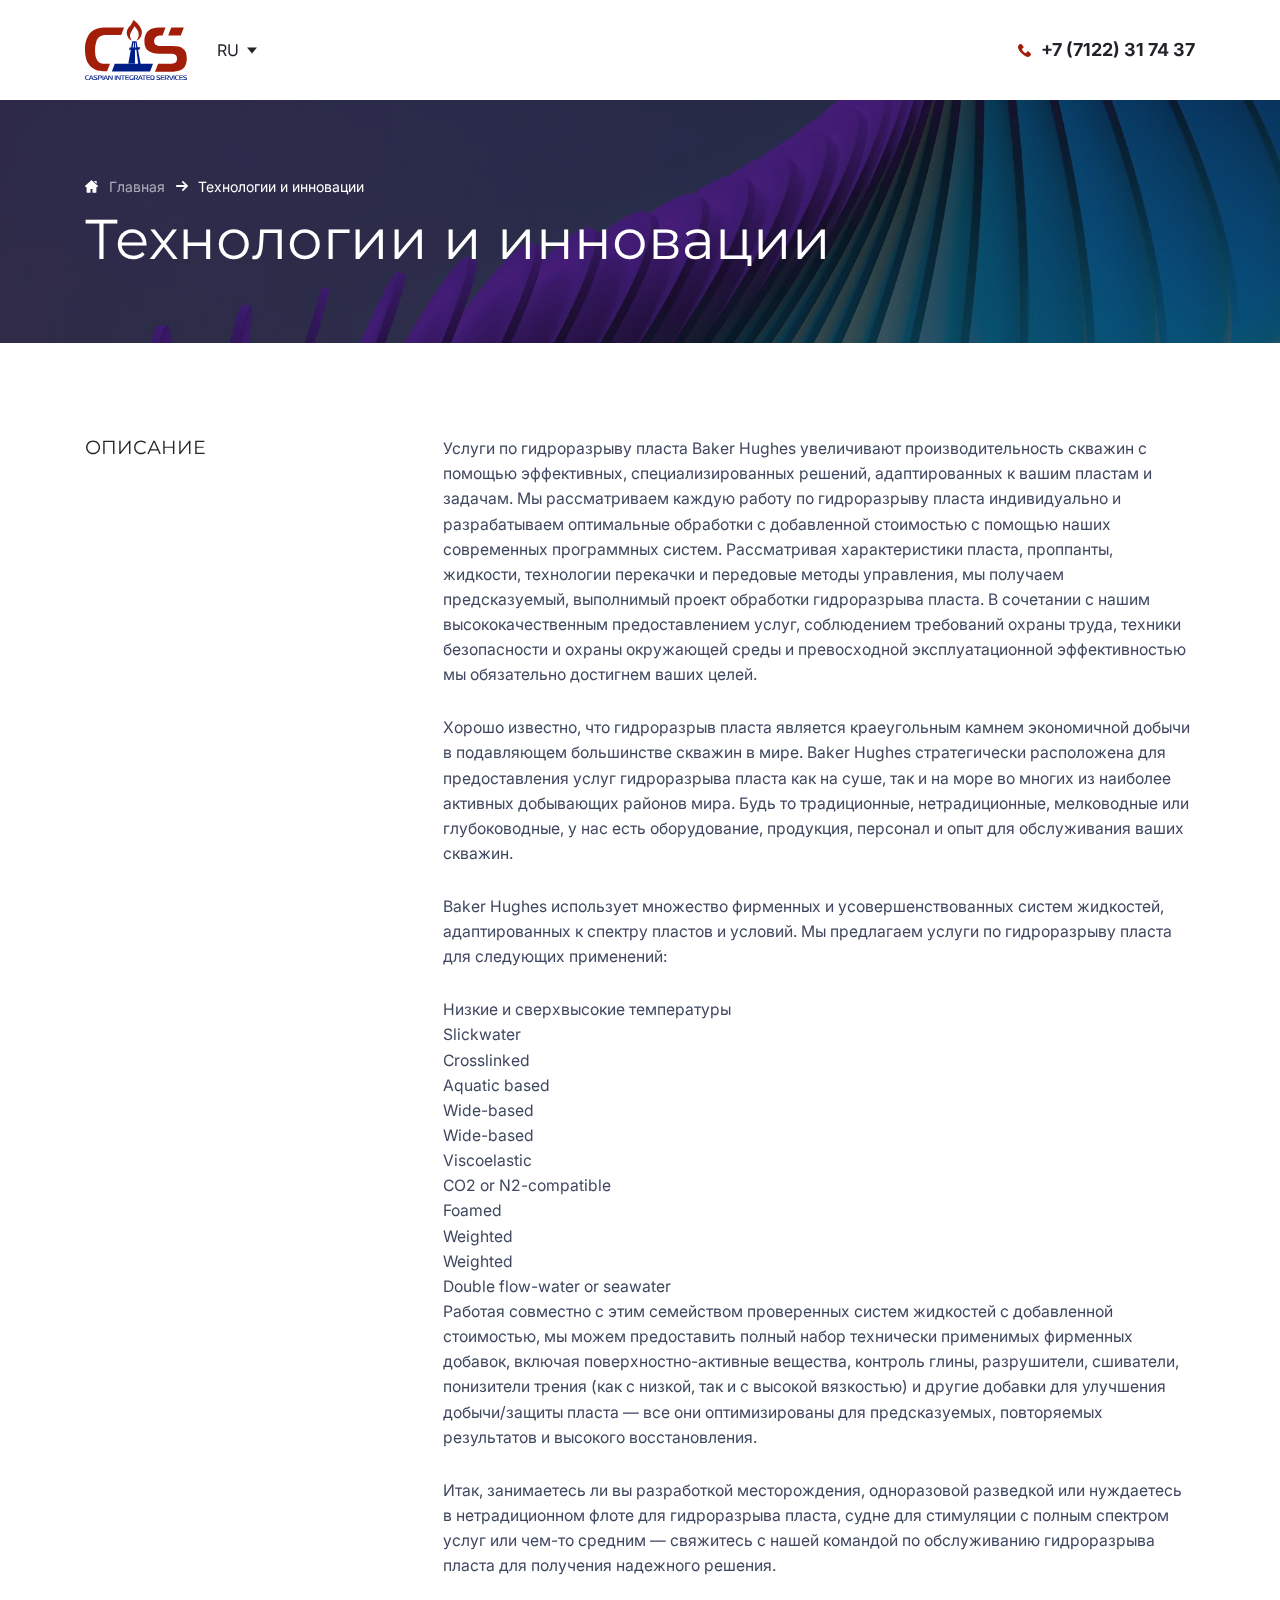
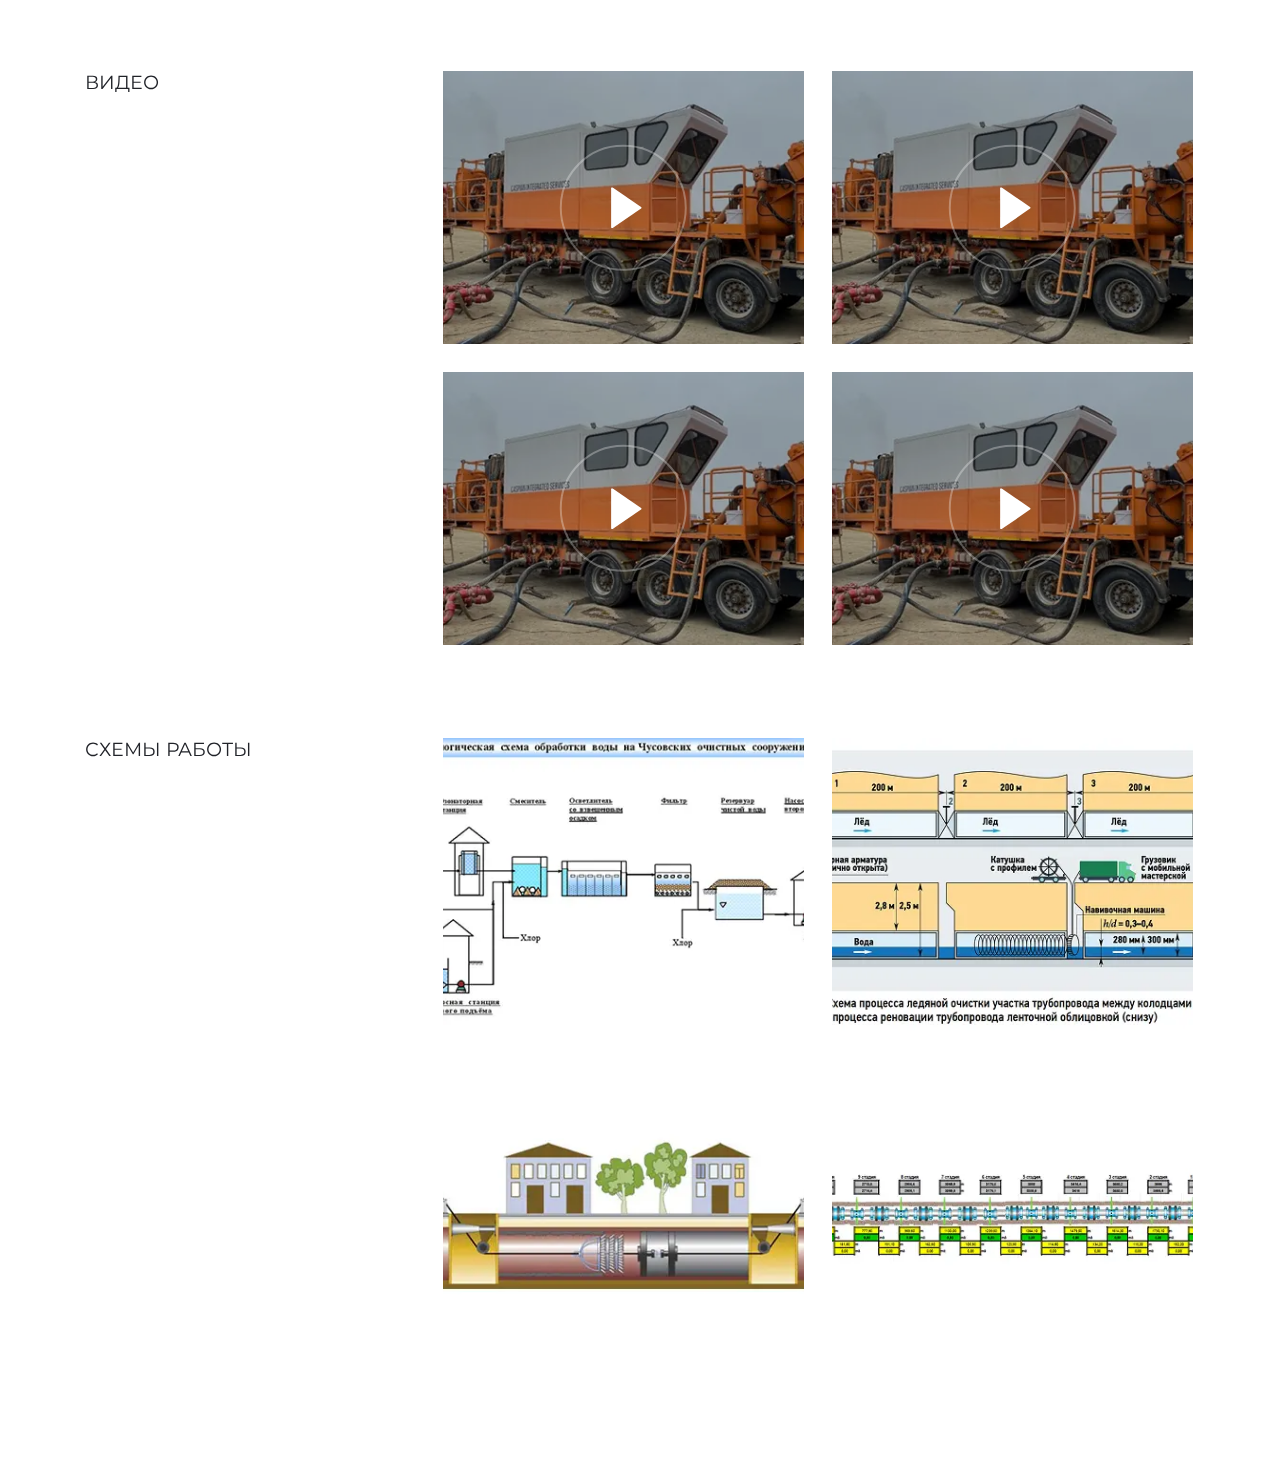
<file: technologies.html>
<!DOCTYPE html>
<html lang="ru">

<head>
    <meta charset="UTF-8">
    <meta http-equiv="X-UA-Compatible" content="IE=edge">
    <meta name="viewport" content="width=device-width, initial-scale=1.0">
    <title>Technologies</title>
    <link rel="preconnect" href="https://fonts.googleapis.com">
    <link rel="preconnect" href="https://fonts.gstatic.com" crossorigin>
    <link
        href="https://fonts.googleapis.com/css2?family=Inter:ital,opsz,wght@0,14..32,100..900;1,14..32,100..900&family=Montserrat:ital,wght@0,100..900;1,100..900&display=swap"
        rel="stylesheet">
    <link rel="stylesheet" href="css/swiper.css">
    <link rel="stylesheet" href="css/swiper.css">
    <link rel="stylesheet" href="css/fancybox.css">
    <link rel="stylesheet" href="css/style.min.css">
</head>

<body>

    <header class="topbar">
        <div class="container">
            <div class="topbar__inner">
                <a class="topbar__logo logo" href="#">
                    <img src="images/logo.svg" alt="logo">
                </a>
                <div class="topbar__lang lang">
                    <div class="lang__current">
                        <span>
                            RU
                        </span>
                        <svg width="10" height="7" viewBox="0 0 10 7" fill="none" xmlns="http://www.w3.org/2000/svg">
                            <path d="M5.0001 6.5L10 0.5L5.98411 0.5L4.01596 0.5L0 0.5L5.0001 6.5Z" fill="#212329" />
                        </svg>
                    </div>
                    <ul class="lang__list lang-list">
                        <li class="lang-list__item lang-item">
                            <a class="lang-item__link" href="#">
                                Қаз
                            </a>
                        </li>
                        <li class="lang-list__item lang-item">
                            <a class="lang-item__link" href="#">
                                Рус
                            </a>
                        </li>
                    </ul>
                </div>
                <nav class="topbar__menu menu">
                    <ul class="menu__list menu-list">
                        <li class="menu-list__item menu-item">
                            <div class="menu-item__dropdown dropdown">
                                <div class="dropdown__head">
                                    <span>
                                        О компании
                                    </span>
                                    <svg width="10" height="7" viewBox="0 0 10 7" fill="none"
                                        xmlns="http://www.w3.org/2000/svg">
                                        <path d="M5.0001 6.5L10 0.5L5.98411 0.5L4.01596 0.5L0 0.5L5.0001 6.5Z"
                                            fill="#212329" />
                                    </svg>
                                </div>
                                <ul class="dropdown__list dropdown-list">
                                    <li class="dropdown-list__item dropdown-item">
                                        <a class="dropdown-item__link dropdown-link" href="#">
                                            Клиенты
                                        </a>
                                    </li>
                                    <li class="dropdown-list__item dropdown-item">
                                        <a class="dropdown-item__link dropdown-link" href="#">
                                            Партнёры
                                        </a>
                                    </li>
                                    <li class="dropdown-list__item dropdown-item">
                                        <a class="dropdown-item__link dropdown-link" href="#">
                                            Оборудование
                                        </a>
                                    </li>
                                    <li class="dropdown-list__item dropdown-item">
                                        <a class="dropdown-item__link dropdown-link" href="#">
                                            Безопасность и качество
                                        </a>
                                    </li>
                                </ul>
                            </div>
                        </li>
                        <li class="menu-list__item menu-item">
                            <div class="menu-item__dropdown dropdown">
                                <div class="dropdown__head">
                                    <span>
                                        Направления деятельности
                                    </span>
                                    <svg width="10" height="7" viewBox="0 0 10 7" fill="none"
                                        xmlns="http://www.w3.org/2000/svg">
                                        <path d="M5.0001 6.5L10 0.5L5.98411 0.5L4.01596 0.5L0 0.5L5.0001 6.5Z"
                                            fill="#212329" />
                                    </svg>
                                </div>
                                <ul class="dropdown__list dropdown-list">
                                    <li class="dropdown-list__item dropdown-item">
                                        <a class="dropdown-item__link dropdown-link" href="#">
                                            Гидроразрыв пластов
                                        </a>
                                    </li>
                                    <li class="dropdown-list__item dropdown-item">
                                        <a class="dropdown-item__link dropdown-link" href="#">
                                            Многостадийный ГРП
                                        </a>
                                    </li>
                                    <li class="dropdown-list__item dropdown-item">
                                        <a class="dropdown-item__link dropdown-link" href="#">
                                            Инженерное сопровождение ГРП
                                        </a>
                                    </li>
                                </ul>
                            </div>
                        </li>
                        <li class="menu-list__item menu-item">
                            <a class="menu-item__link menu-link" href="#">
                                Новости
                            </a>
                        </li>
                        <li class="menu-list__item menu-item">
                            <a class="menu-item__link menu-link" href="#">
                                Кейсы
                            </a>
                        </li>
                        <li class="menu-list__item menu-item">
                            <a class="menu-item__link menu-link" href="#">
                                Контакты
                            </a>
                        </li>
                    </ul>
                </nav>
                <a class="topbar__mail mail" href="mailto:info@cis.kz">
                    <svg width="13" height="13" viewBox="0 0 13 13" fill="none" xmlns="http://www.w3.org/2000/svg">
                        <path
                            d="M11.8567 1.54688H1.14185C0.965969 1.54688 0.801311 1.59012 0.652344 1.66139L6.47388 7.48292L7.77868 6.22896C7.77868 6.22896 7.77878 6.22883 7.77881 6.22878C7.77883 6.22873 7.77893 6.22868 7.77893 6.22868L12.3464 1.66149C12.1974 1.59017 12.0326 1.54688 11.8567 1.54688Z"
                            fill="#A31E08" />
                        <path
                            d="M12.8841 2.20312L8.58594 6.5011L12.884 10.7991C12.9553 10.6502 12.9985 10.4855 12.9985 10.3096V2.69245C12.9985 2.51667 12.9554 2.35204 12.8841 2.20312Z"
                            fill="#A31E08" />
                        <path
                            d="M0.114512 2.20312C0.0432402 2.35209 0 2.51675 0 2.69263V10.3098C0 10.4856 0.0431895 10.6503 0.11441 10.7992L4.41261 6.50122L0.114512 2.20312Z"
                            fill="#A31E08" />
                        <path
                            d="M8.04833 7.03911L6.74335 8.29323C6.66896 8.36763 6.57151 8.40482 6.47408 8.40482C6.37666 8.40482 6.27918 8.36763 6.20482 8.29323L4.95062 7.03906L0.652344 11.3371C0.801336 11.4084 0.966096 11.4517 1.14203 11.4517H11.8569C12.0328 11.4517 12.1974 11.4084 12.3464 11.3372L8.04833 7.03911Z"
                            fill="#A31E08" />
                    </svg>
                    <span>
                        info@cis.kz
                    </span>
                </a>
                <a class="topbar__phone phone" href="tel:+77122317437">
                    <svg width="13" height="13" viewBox="0 0 13 13" fill="none" xmlns="http://www.w3.org/2000/svg">
                        <g clip-path="url(#clip0_4434_3691)">
                            <path
                                d="M12.6442 9.54069L10.8301 7.7265C10.1821 7.07858 9.08066 7.33777 8.82149 8.18005C8.62711 8.76321 7.97919 9.08717 7.39606 8.95756C6.10021 8.6336 4.35081 6.94899 4.02685 5.58835C3.83247 5.00519 4.22122 4.35727 4.80436 4.16292C5.64666 3.90375 5.90583 2.80227 5.2579 2.15435L3.44372 0.34016C2.92538 -0.113387 2.14787 -0.113387 1.69432 0.34016L0.463262 1.57122C-0.767795 2.86707 0.592847 6.30107 3.63809 9.34631C6.68334 12.3916 10.1173 13.817 11.4132 12.5211L12.6442 11.2901C13.0978 10.7717 13.0978 9.99424 12.6442 9.54069Z"
                                fill="#A31E08" />
                        </g>
                        <defs>
                            <clipPath id="clip0_4434_3691">
                                <rect width="13" height="13" fill="white" />
                            </clipPath>
                        </defs>
                    </svg>
                    <span>
                        +7 (7122) 31 74 37
                    </span>
                </a>
            </div>
        </div>
    </header>

    <div class="wrapper">
        <main class="main">
            <section class="main__head head head--margened">
                <div class="head__bg head-bg">
                    <picture class="head-bg__img">
                        <img src="images/head-img-4.jpg" alt="img">
                    </picture>
                </div>
                <div class="container">
                    <div class="head__inner">
                        <div class="head__trail trail">
                            <ul class="trail__list trail-list">
                                <li class="trail-list__item trail-item">
                                    <a class="trail-item__link trail-link" href="#">
                                        <svg width="13" height="13" viewBox="0 0 13 13" fill="none"
                                            xmlns="http://www.w3.org/2000/svg">
                                            <g clip-path="url(#clip0_4431_42203)">
                                                <path
                                                    d="M12.7817 5.81L6.949 0.495292C6.69298 0.261978 6.30692 0.262003 6.05101 0.495266L0.218309 5.81002C0.0132296 5.9969 -0.0545125 6.28483 0.0456788 6.54353C0.145895 6.80223 0.389899 6.96938 0.667342 6.96938H1.59892V12.2943C1.59892 12.5054 1.77011 12.6766 1.98123 12.6766H5.17826C5.38938 12.6766 5.56056 12.5055 5.56056 12.2943V9.06118H7.43952V12.2943C7.43952 12.5055 7.6107 12.6766 7.82182 12.6766H11.0187C11.2298 12.6766 11.401 12.5055 11.401 12.2943V6.96938H12.3328C12.6102 6.96938 12.8542 6.80221 12.9544 6.54353C13.0545 6.2848 12.9867 5.9969 12.7817 5.81Z"
                                                    fill="white" />
                                                <path
                                                    d="M11.3018 1.08594H8.73438L11.6841 3.7681V1.46822C11.6841 1.2571 11.513 1.08594 11.3018 1.08594Z"
                                                    fill="white" />
                                            </g>
                                            <defs>
                                                <clipPath id="clip0_4431_42203">
                                                    <rect width="13" height="13" fill="white" />
                                                </clipPath>
                                            </defs>
                                        </svg>
                                        <span>
                                            Главная
                                        </span>
                                    </a>
                                </li>
                                <li class="trail-list__item trail-item">
                                    <svg width="12" height="12" viewBox="0 0 12 12" fill="none"
                                        xmlns="http://www.w3.org/2000/svg">
                                        <path
                                            d="M11.8082 6.46686L7.47455 10.8006C7.35085 10.9243 7.18597 10.9922 7.01017 10.9922C6.83417 10.9922 6.66939 10.9242 6.54569 10.8006L6.15223 10.407C6.02862 10.2835 5.96052 10.1185 5.96052 9.94264C5.96052 9.76683 6.02862 9.5963 6.15223 9.47279L8.6804 6.93905H0.648286C0.286143 6.93905 0 6.65554 0 6.2933V5.73692C0 5.37468 0.286143 5.06258 0.648286 5.06258H8.70908L6.15232 2.5147C6.02872 2.391 5.96062 2.23051 5.96062 2.05461C5.96062 1.8789 6.02872 1.71607 6.15232 1.59247L6.54578 1.20018C6.66949 1.07647 6.83427 1.00906 7.01027 1.00906C7.18607 1.00906 7.35095 1.07735 7.47465 1.20105L11.8083 5.53468C11.9323 5.65877 12.0005 5.82443 12 6.00052C12.0004 6.17721 11.9323 6.34296 11.8082 6.46686Z"
                                            fill="white" />
                                    </svg>
                                    <span>
                                        Технологии и инновации
                                    </span>
                                </li>
                            </ul>
                        </div>
                        <div class="head__titling head-titling">
                            <h1 class="head-titling__title">
                                Технологии и инновации
                            </h1>
                        </div>
                    </div>
                </div>
            </section>
            <section class="main__description description">
                <div class="container">
                    <div class="description__inner">
                        <div class="description__titling description-titling">
                            <h2 class="description-titling__title">
                                Описание
                            </h2>
                        </div>
                        <div class="description__content description-content">
                            <p class="description-content__text">
                                Услуги по гидроразрыву пласта Baker Hughes увеличивают производительность скважин с
                                помощью
                                эффективных, специализированных решений, адаптированных к вашим пластам и задачам. Мы
                                рассматриваем каждую работу по гидроразрыву пласта индивидуально и разрабатываем
                                оптимальные
                                обработки с добавленной стоимостью с помощью наших современных программных систем.
                                Рассматривая характеристики пласта, проппанты, жидкости, технологии перекачки и
                                передовые
                                методы управления, мы получаем предсказуемый, выполнимый проект обработки гидроразрыва
                                пласта. В сочетании с нашим высококачественным предоставлением услуг, соблюдением
                                требований
                                охраны труда, техники безопасности и охраны окружающей среды и превосходной
                                эксплуатационной
                                эффективностью мы обязательно достигнем ваших целей.
                            </p>
                            <p class="description-content__text">
                                Хорошо известно, что гидроразрыв пласта является краеугольным камнем экономичной добычи
                                в
                                подавляющем большинстве скважин в мире. Baker Hughes стратегически расположена для
                                предоставления услуг гидроразрыва пласта как на суше, так и на море во многих из
                                наиболее
                                активных добывающих районов мира. Будь то традиционные, нетрадиционные, мелководные или
                                глубоководные, у нас есть оборудование, продукция, персонал и опыт для обслуживания
                                ваших
                                скважин.
                            </p>
                            <p class="description-content__text">
                                Baker Hughes использует множество фирменных и усовершенствованных систем жидкостей,
                                адаптированных к спектру пластов и условий. Мы предлагаем услуги по гидроразрыву пласта
                                для
                                следующих применений:
                            </p>
                            <p class="description-content__text">
                                Низкие и сверхвысокие температуры <br>
                                Slickwater <br>
                                Crosslinked <br>
                                Aquatic based <br>
                                Wide-based <br>
                                Wide-based <br>
                                Viscoelastic <br>
                                CO2 or N2-compatible <br>
                                Foamed <br>
                                Weighted <br>
                                Weighted <br>
                                Double flow-water or seawater <br>
                                Работая совместно с этим семейством проверенных систем жидкостей с добавленной
                                стоимостью,
                                мы можем предоставить полный набор технически применимых фирменных добавок, включая
                                поверхностно-активные вещества, контроль глины, разрушители, сшиватели, понизители
                                трения
                                (как с низкой, так и с высокой вязкостью) и другие добавки для улучшения добычи/защиты
                                пласта — все они оптимизированы для предсказуемых, повторяемых результатов и высокого
                                восстановления.
                            </p>
                            <p class="description-content__text">
                                Итак, занимаетесь ли вы разработкой месторождения, одноразовой разведкой или нуждаетесь
                                в
                                нетрадиционном флоте для гидроразрыва пласта, судне для стимуляции с полным спектром
                                услуг
                                или чем-то средним — свяжитесь с нашей командой по обслуживанию гидроразрыва пласта для
                                получения надежного решения.
                            </p>
                        </div>
                    </div>
                </div>
            </section>
            <section class="main__description description">
                <div class="container">
                    <div class="description__inner">
                        <div class="description__titling description-titling">
                            <h2 class="description-titling__title">
                                Видео
                            </h2>
                        </div>
                        <div class="description__content description-content">
                            <div class="description-content__clips clips">
                                <a class="clips__video video" href="videos/video.mp4" data-fancybox="videos">
                                    <div class="video__play">
                                        <svg width="48" height="48" viewBox="0 0 48 48" fill="none"
                                            xmlns="http://www.w3.org/2000/svg">
                                            <g clip-path="url(#clip0_4434_22253)">
                                                <path
                                                    d="M43.7699 23.0794L11.3357 0.735666C10.9924 0.49994 10.5472 0.475362 10.1804 0.666401C9.81243 0.859674 9.58203 1.23952 9.58203 1.65511V46.3426C9.58203 46.7582 9.81243 47.1392 10.1804 47.3324C10.3437 47.4173 10.5226 47.4598 10.7005 47.4598C10.923 47.4598 11.1445 47.3928 11.3357 47.2621L43.7699 24.9183C44.073 24.7094 44.2531 24.3664 44.2531 23.9989C44.2531 23.6313 44.0719 23.2883 43.7699 23.0794Z"
                                                    fill="white" />
                                            </g>
                                            <defs>
                                                <clipPath id="clip0_4434_22253">
                                                    <rect width="46.9726" height="46.9208" fill="white"
                                                        transform="translate(0.632812 0.539062)" />
                                                </clipPath>
                                            </defs>
                                        </svg>
                                    </div>
                                    <picture class="video__img">
                                        <img src="images/clips-img-1.jpg" alt="img">
                                    </picture>
                                </a>
                                <a class="clips__video video" href="videos/video.mp4" data-fancybox="videos">
                                    <div class="video__play">
                                        <svg width="48" height="48" viewBox="0 0 48 48" fill="none"
                                            xmlns="http://www.w3.org/2000/svg">
                                            <g clip-path="url(#clip0_4434_22253)">
                                                <path
                                                    d="M43.7699 23.0794L11.3357 0.735666C10.9924 0.49994 10.5472 0.475362 10.1804 0.666401C9.81243 0.859674 9.58203 1.23952 9.58203 1.65511V46.3426C9.58203 46.7582 9.81243 47.1392 10.1804 47.3324C10.3437 47.4173 10.5226 47.4598 10.7005 47.4598C10.923 47.4598 11.1445 47.3928 11.3357 47.2621L43.7699 24.9183C44.073 24.7094 44.2531 24.3664 44.2531 23.9989C44.2531 23.6313 44.0719 23.2883 43.7699 23.0794Z"
                                                    fill="white" />
                                            </g>
                                            <defs>
                                                <clipPath id="clip0_4434_22253">
                                                    <rect width="46.9726" height="46.9208" fill="white"
                                                        transform="translate(0.632812 0.539062)" />
                                                </clipPath>
                                            </defs>
                                        </svg>
                                    </div>
                                    <picture class="video__img">
                                        <img src="images/clips-img-1.jpg" alt="img">
                                    </picture>
                                </a>
                                <a class="clips__video video" href="videos/video.mp4" data-fancybox="videos">
                                    <div class="video__play">
                                        <svg width="48" height="48" viewBox="0 0 48 48" fill="none"
                                            xmlns="http://www.w3.org/2000/svg">
                                            <g clip-path="url(#clip0_4434_22253)">
                                                <path
                                                    d="M43.7699 23.0794L11.3357 0.735666C10.9924 0.49994 10.5472 0.475362 10.1804 0.666401C9.81243 0.859674 9.58203 1.23952 9.58203 1.65511V46.3426C9.58203 46.7582 9.81243 47.1392 10.1804 47.3324C10.3437 47.4173 10.5226 47.4598 10.7005 47.4598C10.923 47.4598 11.1445 47.3928 11.3357 47.2621L43.7699 24.9183C44.073 24.7094 44.2531 24.3664 44.2531 23.9989C44.2531 23.6313 44.0719 23.2883 43.7699 23.0794Z"
                                                    fill="white" />
                                            </g>
                                            <defs>
                                                <clipPath id="clip0_4434_22253">
                                                    <rect width="46.9726" height="46.9208" fill="white"
                                                        transform="translate(0.632812 0.539062)" />
                                                </clipPath>
                                            </defs>
                                        </svg>
                                    </div>
                                    <picture class="video__img">
                                        <img src="images/clips-img-1.jpg" alt="img">
                                    </picture>
                                </a>
                                <a class="clips__video video" href="videos/video.mp4" data-fancybox="videos">
                                    <div class="video__play">
                                        <svg width="48" height="48" viewBox="0 0 48 48" fill="none"
                                            xmlns="http://www.w3.org/2000/svg">
                                            <g clip-path="url(#clip0_4434_22253)">
                                                <path
                                                    d="M43.7699 23.0794L11.3357 0.735666C10.9924 0.49994 10.5472 0.475362 10.1804 0.666401C9.81243 0.859674 9.58203 1.23952 9.58203 1.65511V46.3426C9.58203 46.7582 9.81243 47.1392 10.1804 47.3324C10.3437 47.4173 10.5226 47.4598 10.7005 47.4598C10.923 47.4598 11.1445 47.3928 11.3357 47.2621L43.7699 24.9183C44.073 24.7094 44.2531 24.3664 44.2531 23.9989C44.2531 23.6313 44.0719 23.2883 43.7699 23.0794Z"
                                                    fill="white" />
                                            </g>
                                            <defs>
                                                <clipPath id="clip0_4434_22253">
                                                    <rect width="46.9726" height="46.9208" fill="white"
                                                        transform="translate(0.632812 0.539062)" />
                                                </clipPath>
                                            </defs>
                                        </svg>
                                    </div>
                                    <picture class="video__img">
                                        <img src="images/clips-img-1.jpg" alt="img">
                                    </picture>
                                </a>
                            </div>
                        </div>
                    </div>
                </div>
            </section>
            <section class="main__description description description--last">
                <div class="container">
                    <div class="description__inner">
                        <div class="description__titling description-titling">
                            <h2 class="description-titling__title">
                                Схемы работы
                            </h2>
                        </div>
                        <div class="description__content description-content">
                            <div class="description-content__schemes schemes">
                                <a class="schemes__item schemes-item" href="images/schemes-img-1.jpg"
                                    data-fancybox="schemes">
                                    <picture class="schemes-item__img">
                                        <img src="images/schemes-img-1.jpg" alt="img">
                                    </picture>
                                </a>
                                <a class="schemes__item schemes-item" href="images/schemes-img-2.jpg"
                                    data-fancybox="schemes">
                                    <picture class="schemes-item__img">
                                        <img src="images/schemes-img-2.jpg" alt="img">
                                    </picture>
                                </a>
                                <a class="schemes__item schemes-item" href="images/schemes-img-3.jpg"
                                    data-fancybox="schemes">
                                    <picture class="schemes-item__img">
                                        <img src="images/schemes-img-3.jpg" alt="img">
                                    </picture>
                                </a>
                                <a class="schemes__item schemes-item" href="images/schemes-img-4.jpg"
                                    data-fancybox="schemes">
                                    <picture class="schemes-item__img">
                                        <img src="images/schemes-img-4.jpg" alt="img">
                                    </picture>
                                </a>
                            </div>
                        </div>
                    </div>
                </div>
            </section>
        </main>
        <footer class="footer"></footer>
    </div>

    <script src="js/jquery.js"></script>
    <script src="js/fancybox.js"></script>
    <script src="js/swiper.js"></script>
    <script src="js/main.min.js"></script>
</body>

</html>
</file>
<file: css/style.min.css>
*{padding:0;margin:0;border:0}*,*:before,*:after{-webkit-box-sizing:border-box;box-sizing:border-box}:focus,:active{outline:none}a:focus,a:active{outline:none}nav,footer,header,aside{display:block}html,body{height:100%;width:100%;font-size:100%;line-height:1;font-size:14rem;-ms-text-size-adjust:100%;-moz-text-size-adjust:100%;-webkit-text-size-adjust:100%}input,button,textarea{font-family:inherit}input::-ms-clear{display:none}button{cursor:pointer}button::-moz-focus-inner{padding:0;border:0}a,a:visited{text-decoration:none}a:hover{text-decoration:none}ul li{list-style:none}img{vertical-align:top}h1,h2,h3,h4,h5,h6{font-size:inherit;font-weight:400}button{background:unset}html{font-size:1px}html,body{height:100%;background:#fff;font-family:"Inter",sans-serif}.wrapper{display:-webkit-box;display:-ms-flexbox;display:flex;-webkit-box-orient:vertical;-webkit-box-direction:normal;-ms-flex-direction:column;flex-direction:column;min-height:100%}.main{-webkit-box-flex:1;-ms-flex:1 0 auto;flex:1 0 auto}.footer{-webkit-box-flex:0;-ms-flex:0 0 auto;flex:0 0 auto}.container{max-width:1440rem;margin:0 auto;padding:0 15rem}.button{display:-webkit-box;display:-ms-flexbox;display:flex;-webkit-box-align:center;-ms-flex-align:center;align-items:center;-webkit-box-pack:center;-ms-flex-pack:center;justify-content:center;text-align:center;width:-webkit-max-content;width:-moz-max-content;width:max-content;gap:10rem;font-size:clamp(14rem,
            calc(14rem + 2 * ((100vw - 375rem) / (1430 - 375))),
            16rem);line-height:clamp(16rem,
            calc(16rem + 4 * ((100vw - 375rem) / (1430 - 375))),
            20rem);font-weight:600;font-family:"Montserrat",sans-serif;padding:clamp(15rem,
            calc(15rem + 5 * ((100vw - 375rem) / (1430 - 375))),
            20rem) clamp(25rem,
            calc(25rem + 15 * ((100vw - 375rem) / (1430 - 375))),
            40rem);-webkit-transition:background .3s,color .3s;-o-transition:background .3s,color .3s;transition:background .3s,color .3s}.button svg{width:clamp(24rem,
            calc(24rem + 12 * ((100vw - 375rem) / (1430 - 375))),
            36rem);height:clamp(12rem,
            calc(12rem + 2 * ((100vw - 375rem) / (1430 - 375))),
            14rem)}.button svg path{-webkit-transition:fill .3s;-o-transition:fill .3s;transition:fill .3s}.button svg line{-webkit-transition:stroke .3s;-o-transition:stroke .3s;transition:stroke .3s}.button--white{color:#fff;border:2rem solid #fff}.button--white:hover{background:#fff;color:#212329}.button--white:hover svg path{fill:#212329}.button--white:hover svg line{stroke:#212329}.button--blue{color:#001e88;border:2rem solid #001e88}.button--blue:hover{background:#001e88;color:#fff}.button--blue:hover svg path{fill:#fff}.button--blue:hover svg line{stroke:#fff}.container,.container-fluid,.container-sm,.container-md,.container-lg,.container-xl{position:relative;width:100%;padding-right:15rem;padding-left:15rem;margin-right:auto;margin-left:auto}.topbar{position:relative;z-index:10}.topbar--white{position:absolute;top:0;left:50%;-webkit-transform:translateX(-50%);-ms-transform:translateX(-50%);transform:translateX(-50%);width:100%}.topbar--white .logo img:nth-child(1){display:none}.topbar--white .lang__current{color:#fff}.topbar--white .lang__current svg path{fill:#fff}.topbar--white .dropdown__head{color:#fff}.topbar--white .dropdown__head svg path{fill:#fff}.topbar--white .menu-link{color:#fff}.topbar--white .mail{color:#fff}.topbar--white .mail svg path{fill:#fff}.topbar--white .phone{color:#fff}.topbar--white .phone svg path{fill:#fff}.topbar__inner{display:-webkit-box;display:-ms-flexbox;display:flex;-webkit-box-align:center;-ms-flex-align:center;align-items:center;-webkit-box-pack:justify;-ms-flex-pack:justify;justify-content:space-between;gap:30rem;padding:20rem 0}.logo{width:clamp(63rem,
            calc(63rem + 45 * ((100vw - 375rem) / (1430 - 375))),
            108rem);min-width:clamp(63rem,
            calc(63rem + 45 * ((100vw - 375rem) / (1430 - 375))),
            108rem);height:clamp(38rem,
            calc(38rem + 26 * ((100vw - 375rem) / (1430 - 375))),
            64rem);display:block}.logo img{width:100%;height:100%;-o-object-fit:contain;object-fit:contain}.lang{position:relative}.lang--active .lang-list{opacity:1;pointer-events:unset}.lang--active .lang__current svg{-webkit-transform:rotate(180deg);-ms-transform:rotate(180deg);transform:rotate(180deg)}.lang__current{display:-webkit-box;display:-ms-flexbox;display:flex;-webkit-box-align:center;-ms-flex-align:center;align-items:center;cursor:pointer;gap:8rem;font-size:16rem;line-height:19rem;color:#212329}.lang__current svg{width:10rem;min-width:10rem;height:7rem;-webkit-transition:-webkit-transform .3s;transition:-webkit-transform .3s;-o-transition:transform .3s;transition:transform .3s;transition:transform .3s, -webkit-transform .3s}.lang-list{position:absolute;top:calc(100% + 5rem);width:calc(100% + 20rem);display:-webkit-box;display:-ms-flexbox;display:flex;-webkit-box-orient:vertical;-webkit-box-direction:normal;-ms-flex-direction:column;flex-direction:column;gap:10rem;left:50%;-webkit-transform:translateX(-50%);-ms-transform:translateX(-50%);transform:translateX(-50%);opacity:0;padding:10rem;pointer-events:none;background:#fff;border-radius:4rem;-webkit-transition:opacity .3s;-o-transition:opacity .3s;transition:opacity .3s;-webkit-box-shadow:0rem 0rem 4rem rgba(0,0,0,.25);box-shadow:0rem 0rem 4rem rgba(0,0,0,.25)}.lang-list::before{content:"";position:absolute;top:-5rem;left:0;right:0;width:100%;height:5rem}.lang-item__link{font-size:16rem;line-height:19rem;color:#212329;-webkit-transition:color .3s;-o-transition:color .3s;transition:color .3s}.lang-item__link:hover{color:#a31e08}.menu-list{display:-webkit-box;display:-ms-flexbox;display:flex;-webkit-box-align:center;-ms-flex-align:center;align-items:center;gap:60rem}.dropdown{position:relative}.dropdown--active .dropdown-list{opacity:1;pointer-events:unset}.dropdown--active .dropdown__head svg{-webkit-transform:rotate(180deg);-ms-transform:rotate(180deg);transform:rotate(180deg)}.dropdown__head{display:-webkit-box;display:-ms-flexbox;display:flex;-webkit-box-align:center;-ms-flex-align:center;align-items:center;gap:8rem;font-size:16rem;line-height:19rem;color:#212329}.dropdown__head svg{width:10rem;min-width:10rem;height:7rem;-webkit-transition:-webkit-transform .3s;transition:-webkit-transform .3s;-o-transition:transform .3s;transition:transform .3s;transition:transform .3s, -webkit-transform .3s}.dropdown-list{position:absolute;top:calc(100% + 5rem);width:calc(100% + 20rem);display:-webkit-box;display:-ms-flexbox;display:flex;-webkit-box-orient:vertical;-webkit-box-direction:normal;-ms-flex-direction:column;flex-direction:column;gap:10rem;left:50%;-webkit-transform:translateX(-50%);-ms-transform:translateX(-50%);transform:translateX(-50%);opacity:0;padding:10rem;pointer-events:none;background:#fff;border-radius:4rem;-webkit-transition:opacity .3s;-o-transition:opacity .3s;transition:opacity .3s;-webkit-box-shadow:0rem 0rem 4rem rgba(0,0,0,.25);box-shadow:0rem 0rem 4rem rgba(0,0,0,.25)}.dropdown-list::before{content:"";position:absolute;top:-5rem;left:0;right:0;width:100%;height:5rem}.dropdown-link{font-size:16rem;line-height:19rem;color:#212329;-webkit-transition:color .3s;-o-transition:color .3s;transition:color .3s}.dropdown-link:hover{color:#a31e08}.menu-link{font-size:16rem;line-height:19rem;color:#212329;-webkit-transition:color .3s;-o-transition:color .3s;transition:color .3s}.menu-link:hover{color:#a31e08}.mail{font-size:16rem;line-height:19rem;color:#212329;display:-webkit-box;display:-ms-flexbox;display:flex;-webkit-box-align:center;-ms-flex-align:center;align-items:center;gap:10rem;-webkit-transition:color .3s;-o-transition:color .3s;transition:color .3s}.mail:hover{color:#a31e08}.mail svg{width:13rem;min-width:13rem;height:13rem}.phone{display:-webkit-box;display:-ms-flexbox;display:flex;-webkit-box-align:center;-ms-flex-align:center;align-items:center;gap:10rem;font-size:18rem;line-height:22rem;color:#212329;font-weight:700;-webkit-transition:color .3s;-o-transition:color .3s;transition:color .3s}.phone:hover{color:#a31e08}.phone svg{width:13rem;min-width:13rem;height:13rem}.heading-swiper{height:100svh}.heading-swiper .navigation{position:absolute;z-index:1;bottom:clamp(15rem,
            calc(15rem + 45 * ((100vw - 375rem) / (1430 - 375))),
            60rem);left:50%;width:100%;max-width:1440rem;padding-left:clamp(15rem,
            calc(20rem - 5 * ((100vw - 375rem) / (1430 - 375))),
            20rem);padding-right:clamp(15rem,
            calc(20rem - 5 * ((100vw - 375rem) / (1430 - 375))),
            20rem);-webkit-transform:translateX(-50%);-ms-transform:translateX(-50%);transform:translateX(-50%)}.heading-slide{position:relative;padding:60rem 0}.heading-slide__inner{position:relative;z-index:1;display:-webkit-box;display:-ms-flexbox;display:flex;-webkit-box-orient:vertical;-webkit-box-direction:normal;-ms-flex-direction:column;flex-direction:column;-webkit-box-pack:center;-ms-flex-pack:center;justify-content:center;height:calc(100svh - 120rem)}.footage{position:absolute;width:100%;height:100%;top:0;right:0;left:0;bottom:0}.footage::after{content:"";background:rgba(13,20,31,.8);position:absolute;width:100%;height:100%;top:0;right:0;left:0;bottom:0}.footage__view{width:100%;height:100%;-o-object-fit:cover;object-fit:cover}.digits-titling{margin-bottom:clamp(30rem,
            calc(30rem + 20 * ((100vw - 375rem) / (1430 - 375))),
            50rem)}.digits-titling__title{margin-bottom:10rem;font-size:clamp(32rem,
            calc(32rem + 28 * ((100vw - 375rem) / (1430 - 375))),
            60rem);line-height:clamp(32rem,
            calc(32rem + 28 * ((100vw - 375rem) / (1430 - 375))),
            60rem);color:#fff;font-family:"Montserrat",sans-serif}.digits-titling__subtitle{font-size:clamp(16rem,
            calc(16rem + 4 * ((100vw - 375rem) / (1430 - 375))),
            20rem);line-height:clamp(20rem,
            calc(20rem + 4 * ((100vw - 375rem) / (1430 - 375))),
            24rem);font-weight:300;color:#fff}.digits-list{display:-webkit-box;display:-ms-flexbox;display:flex;-webkit-box-align:center;-ms-flex-align:center;align-items:center;gap:clamp(30rem,
            calc(30rem + 100 * ((100vw - 375rem) / (1430 - 375))),
            130rem);margin-bottom:clamp(30rem,
            calc(30rem + 40 * ((100vw - 375rem) / (1430 - 375))),
            70rem)}.digits-item{display:-webkit-box;display:-ms-flexbox;display:flex;-webkit-box-orient:vertical;-webkit-box-direction:normal;-ms-flex-direction:column;flex-direction:column;-webkit-box-pack:center;-ms-flex-pack:center;justify-content:center;-webkit-box-align:center;-ms-flex-align:center;align-items:center;text-align:center}.digits-item__digit{font-size:clamp(36rem,
            calc(36rem + 44 * ((100vw - 375rem) / (1430 - 375))),
            80rem);line-height:clamp(60rem,
            calc(60rem + 38 * ((100vw - 375rem) / (1430 - 375))),
            98rem);color:#fff;font-family:"Montserrat",sans-serif;display:-webkit-box;display:-ms-flexbox;display:flex;-webkit-box-align:center;-ms-flex-align:center;align-items:center;gap:clamp(10rem,
            calc(10rem + 5 * ((100vw - 375rem) / (1430 - 375))),
            15rem)}.digits-item__digit::before,.digits-item__digit::after{content:"";display:block;width:clamp(15rem,
            calc(15rem + 5 * ((100vw - 375rem) / (1430 - 375))),
            20rem);height:2rem;background:#fff}.digits-item__text{font-size:clamp(14rem,
            calc(14rem + 4 * ((100vw - 375rem) / (1430 - 375))),
            18rem);line-height:clamp(16rem,
            calc(16rem + 6 * ((100vw - 375rem) / (1430 - 375))),
            22rem);font-weight:500;color:#fff;font-family:"Montserrat",sans-serif}.specializations-titling{margin-bottom:clamp(30rem,
            calc(30rem + 20 * ((100vw - 375rem) / (1430 - 375))),
            50rem)}.specializations-titling__title{color:#fff;font-size:clamp(32rem,
            calc(32rem + 28 * ((100vw - 375rem) / (1430 - 375))),
            60rem);line-height:clamp(32rem,
            calc(32rem + 28 * ((100vw - 375rem) / (1430 - 375))),
            60rem);font-family:"Montserrat",sans-serif}.specializations-list{display:-ms-grid;display:grid;-ms-grid-columns:1fr 1fr 1fr;grid-template-columns:1fr 1fr 1fr;gap:clamp(15rem,
            calc(15rem + 15 * ((100vw - 375rem) / (1430 - 375))),
            30rem);overflow-x:scroll}.specializations-list::-webkit-scrollbar{display:none}.specializations-item:hover .specializations-item__inner{background:rgba(155,195,217,.2);border:2rem solid #fff}.specializations-item:hover .specializations-item__text{opacity:1}.specializations-item:hover .specializations-item__arrow{opacity:1}.specializations-item__inner{display:-webkit-box;display:-ms-flexbox;display:flex;-webkit-box-orient:vertical;-webkit-box-direction:normal;-ms-flex-direction:column;flex-direction:column;border:2rem solid #687380;background:rgba(155,195,217,.1);-webkit-transition:border .3s,background .3s;-o-transition:border .3s,background .3s;transition:border .3s,background .3s;padding:clamp(15rem,
            calc(15rem + 15 * ((100vw - 375rem) / (1430 - 375))),
            30rem);min-height:290rem;height:100%;position:relative}.specializations-item__title{color:#fff;margin-bottom:clamp(15rem,
            calc(15rem + 5 * ((100vw - 375rem) / (1430 - 375))),
            20rem);font-size:clamp(20rem,
            calc(20rem + 4 * ((100vw - 375rem) / (1430 - 375))),
            24rem);line-height:clamp(24rem,
            calc(24rem + 5 * ((100vw - 375rem) / (1430 - 375))),
            29rem);font-family:"Montserrat",sans-serif}.specializations-item__text{opacity:0;color:#a8b1bb;font-size:clamp(14rem,
            calc(14rem + 2 * ((100vw - 375rem) / (1430 - 375))),
            16rem);line-height:clamp(20rem,
            calc(20rem + 4 * ((100vw - 375rem) / (1430 - 375))),
            24rem);-webkit-transition:opacity .3s;-o-transition:opacity .3s;transition:opacity .3s;max-width:376rem}.specializations-item__arrow{position:absolute;right:20rem;bottom:20rem;width:clamp(24rem,
            calc(24rem + 12 * ((100vw - 375rem) / (1430 - 375))),
            36rem);height:clamp(24rem,
            calc(24rem + 12 * ((100vw - 375rem) / (1430 - 375))),
            36rem);opacity:0;-webkit-transition:opacity .3s;-o-transition:opacity .3s;transition:opacity .3s}.specializations-item__arrow svg{width:100%;height:100%}.navigation{display:-webkit-box;display:-ms-flexbox;display:flex;-webkit-box-align:end;-ms-flex-align:end;align-items:flex-end;-webkit-box-pack:justify;-ms-flex-pack:justify;justify-content:space-between}.pagination{color:#fff;font-size:clamp(16rem,
            calc(16rem + 4 * ((100vw - 375rem) / (1430 - 375))),
            20rem);line-height:clamp(16rem,
            calc(16rem + 4 * ((100vw - 375rem) / (1430 - 375))),
            20rem)}.pagination .swiper-pagination-current{font-size:clamp(36rem,
            calc(36rem + 24 * ((100vw - 375rem) / (1430 - 375))),
            60rem);line-height:clamp(36rem,
            calc(36rem + 24 * ((100vw - 375rem) / (1430 - 375))),
            60rem);color:#fff;font-family:"Montserrat",sans-serif}.pagination .swiper-pagination-total{font-size:clamp(16rem,
            calc(16rem + 4 * ((100vw - 375rem) / (1430 - 375))),
            20rem);line-height:clamp(16rem,
            calc(16rem + 4 * ((100vw - 375rem) / (1430 - 375))),
            20rem);color:#fff}.arrows{display:-webkit-box;display:-ms-flexbox;display:flex;gap:10rem;margin-left:auto}.arrows--vertical{-webkit-box-orient:vertical;-webkit-box-direction:normal;-ms-flex-direction:column;flex-direction:column}.arrow{width:clamp(40rem,
            calc(40rem + 20 * ((100vw - 375rem) / (1430 - 375))),
            60rem);height:clamp(40rem,
            calc(40rem + 20 * ((100vw - 375rem) / (1430 - 375))),
            60rem);display:-webkit-box;display:-ms-flexbox;display:flex;-webkit-box-pack:center;-ms-flex-pack:center;justify-content:center;-webkit-box-align:center;-ms-flex-align:center;align-items:center;cursor:pointer;-webkit-transition:opacity .3s,background .3s;-o-transition:opacity .3s,background .3s;transition:opacity .3s,background .3s}.arrow svg{width:clamp(24rem,
            calc(24rem + 12 * ((100vw - 375rem) / (1430 - 375))),
            36rem);height:clamp(24rem,
            calc(24rem + 12 * ((100vw - 375rem) / (1430 - 375))),
            36rem)}.arrow svg path{-webkit-transition:fill .3s;-o-transition:fill .3s;transition:fill .3s}.arrow svg line{-webkit-transition:stroke .3s;-o-transition:stroke .3s;transition:stroke .3s}.arrow--white{border:1rem solid rgba(255,255,255,.5)}.arrow--blue{border:1rem solid #001e88}.arrow--blue:hover{background:#001e88}.arrow--blue:hover svg path{fill:#fff}.arrow--blue:hover svg line{stroke:#fff}.swiper-button-disabled{opacity:30%;pointer-events:none}.head{position:relative}.head--margened{margin-bottom:clamp(50rem,
            calc(50rem + 50 * ((100vw - 375rem) / (1430 - 375))),
            100rem)}.head__inner{min-height:clamp(200rem,
            calc(200rem + 50 * ((100vw - 375rem) / (1430 - 375))),
            250rem);display:-webkit-box;display:-ms-flexbox;display:flex;-webkit-box-orient:vertical;-webkit-box-direction:normal;-ms-flex-direction:column;flex-direction:column;-webkit-box-pack:center;-ms-flex-pack:center;justify-content:center;position:relative;z-index:1;padding:clamp(20rem,
            calc(20rem + 10 * ((100vw - 375rem) / (1430 - 375))),
            30rem) 0}.head-bg{position:absolute;width:100%;height:100%;left:0;right:0;bottom:0;top:0}.head-bg::after{content:"";position:absolute;width:100%;height:100%;left:0;right:0;bottom:0;top:0;background:rgba(13,20,31,.6)}.head-bg__img{display:block;width:100%;height:100%}.head-bg__img img{width:100%;height:100%;-o-object-fit:cover;object-fit:cover}.trail{margin-bottom:15rem}.trail-list{display:-webkit-box;display:-ms-flexbox;display:flex;-webkit-box-align:center;-ms-flex-align:center;align-items:center;gap:10rem}.trail-item{display:-webkit-box;display:-ms-flexbox;display:flex;-webkit-box-align:center;-ms-flex-align:center;align-items:center;gap:10rem;color:#fff;font-size:14rem;line-height:17rem}.trail-item svg{width:12rem;min-width:12rem;height:12rem}.trail-link{display:-webkit-box;display:-ms-flexbox;display:flex;-webkit-box-align:center;-ms-flex-align:center;align-items:center;gap:10rem;color:rgba(255,255,255,.6);-webkit-transition:color .3s;-o-transition:color .3s;transition:color .3s}.trail-link span{-webkit-transition:border .3s;-o-transition:border .3s;transition:border .3s;border:1rem solid rgba(0,0,0,0)}.trail-link:hover{color:#fff}.trail-link:hover span{border-bottom:1rem solid #fff}.trail-link svg{width:13rem;min-width:13rem;height:13rem}.head-titling__title{font-size:clamp(32rem,
            calc(32rem + 28 * ((100vw - 375rem) / (1430 - 375))),
            60rem);line-height:clamp(32rem,
            calc(32rem + 28 * ((100vw - 375rem) / (1430 - 375))),
            60rem);color:#fff;font-family:"Montserrat",sans-serif}.description{margin-bottom:clamp(50rem,
            calc(50rem + 50 * ((100vw - 375rem) / (1430 - 375))),
            100rem)}.description--last{margin-bottom:clamp(50rem,
            calc(50rem + 70 * ((100vw - 375rem) / (1430 - 375))),
            120rem)}.description__inner{display:-webkit-box;display:-ms-flexbox;display:flex;-webkit-box-align:start;-ms-flex-align:start;align-items:flex-start;gap:clamp(15rem,
            calc(15rem + 15 * ((100vw - 375rem) / (1430 - 375))),
            30rem)}.description-titling{min-width:330rem}.description-titling__title{font-size:clamp(16rem,
            calc(16rem + 4 * ((100vw - 375rem) / (1430 - 375))),
            20rem);line-height:clamp(20rem,
            calc(20rem + 4 * ((100vw - 375rem) / (1430 - 375))),
            24rem);color:#212329;text-transform:uppercase;font-family:"Montserrat",sans-serif}.description-content{width:calc(100% - 360rem)}.description-content__text{font-size:clamp(14rem,
            calc(14rem + 2 * ((100vw - 375rem) / (1430 - 375))),
            16rem);line-height:clamp(20rem,
            calc(20rem + 6 * ((100vw - 375rem) / (1430 - 375))),
            26rem);color:#3f4860;margin-bottom:clamp(15rem,
            calc(15rem + 15 * ((100vw - 375rem) / (1430 - 375))),
            30rem)}.description-content__text:last-child{margin-bottom:unset}.gallery-swiper .swiper-wrapper{margin-bottom:clamp(15rem,
            calc(15rem + 15 * ((100vw - 375rem) / (1430 - 375))),
            30rem)}.gallery-slide{display:-ms-grid;display:grid;-ms-grid-columns:1fr 1fr;grid-template-columns:1fr 1fr;gap:clamp(15rem,
            calc(15rem + 15 * ((100vw - 375rem) / (1430 - 375))),
            30rem)}.gallery-item{height:clamp(200rem,
            calc(200rem + 250 * ((100vw - 375rem) / (1430 - 375))),
            450rem);width:100%;display:block;overflow:hidden}.gallery-item:hover img{-webkit-transform:scale(1.05);-ms-transform:scale(1.05);transform:scale(1.05)}.gallery-item:nth-child(1){-ms-grid-row:1;-ms-grid-row-span:1;-ms-grid-column:1;-ms-grid-column-span:1;grid-area:1/1/2/2}.gallery-item:nth-child(2){-ms-grid-row:1;-ms-grid-row-span:1;-ms-grid-column:2;-ms-grid-column-span:1;grid-area:1/2/2/3}.gallery-item:nth-child(3){-ms-grid-row:2;-ms-grid-row-span:1;-ms-grid-column:1;-ms-grid-column-span:2;grid-area:2/1/3/3}.gallery-item img{width:100%;height:100%;-o-object-fit:cover;object-fit:cover;-webkit-transition:-webkit-transform .3s;transition:-webkit-transform .3s;-o-transition:transform .3s;transition:transform .3s;transition:transform .3s, -webkit-transform .3s}.videos-swiper .swiper-wrapper{margin-bottom:clamp(15rem,
            calc(15rem + 15 * ((100vw - 375rem) / (1430 - 375))),
            30rem)}.video{height:clamp(200rem,
            calc(200rem + 85 * ((100vw - 375rem) / (1430 - 375))),
            285rem);width:100%;display:block;overflow:hidden;position:relative}.video:hover .video__play{border:2rem solid #fff}.video::after{content:"";width:100%;height:100%;position:absolute;top:0;left:0;right:0;bottom:0;background:rgba(0,0,0,.3)}.video__img{display:block;width:100%;height:100%}.video__img img{width:100%;height:100%;-o-object-fit:cover;object-fit:cover}.video__play{position:absolute;left:50%;top:50%;width:clamp(75rem,
            calc(75rem + 60 * ((100vw - 375rem) / (1430 - 375))),
            135rem);height:clamp(75rem,
            calc(75rem + 60 * ((100vw - 375rem) / (1430 - 375))),
            135rem);border-radius:100%;border:2rem solid rgba(255,255,255,.3);-webkit-transition:border .3s;-o-transition:border .3s;transition:border .3s;display:-webkit-box;display:-ms-flexbox;display:flex;-webkit-box-pack:center;-ms-flex-pack:center;justify-content:center;-webkit-box-align:center;-ms-flex-align:center;align-items:center;z-index:1;-webkit-transform:translateX(-50%) translateY(-50%);-ms-transform:translateX(-50%) translateY(-50%);transform:translateX(-50%) translateY(-50%)}.video__play svg{width:clamp(24rem,
            calc(24rem + 21 * ((100vw - 375rem) / (1430 - 375))),
            45rem);height:clamp(24rem,
            calc(24rem + 21 * ((100vw - 375rem) / (1430 - 375))),
            45rem)}.recalls__link{margin-left:auto}.recalls-swiper{margin-bottom:clamp(15rem,
            calc(15rem + 15 * ((100vw - 375rem) / (1430 - 375))),
            30rem);-webkit-box-shadow:0rem 0rem 30rem rgba(0,0,0,.06);box-shadow:0rem 0rem 30rem rgba(0,0,0,.06)}.recall{display:block;height:clamp(250rem,
            calc(250rem + 115 * ((100vw - 375rem) / (1430 - 375))),
            365rem);width:100%;-webkit-box-shadow:0rem 0rem 30rem rgba(0,0,0,.06);box-shadow:0rem 0rem 30rem rgba(0,0,0,.06);border:1rem solid rgba(0,0,0,0);-webkit-transition:border .3s;-o-transition:border .3s;transition:border .3s}.recall:hover{border:1rem solid #001e88}.recall__img{width:100%;height:100%;display:block}.recall__img img{width:100%;height:100%;-o-object-fit:cover;object-fit:cover}.clips{display:-ms-grid;display:grid;-ms-grid-columns:1fr 1fr;grid-template-columns:1fr 1fr;gap:clamp(15rem,
            calc(15rem + 15 * ((100vw - 375rem) / (1430 - 375))),
            30rem)}.schemes{display:-ms-grid;display:grid;-ms-grid-columns:1fr 1fr;grid-template-columns:1fr 1fr;gap:clamp(15rem,
            calc(15rem + 15 * ((100vw - 375rem) / (1430 - 375))),
            30rem)}.schemes-item{display:block;height:clamp(200rem,
            calc(200rem + 115 * ((100vw - 375rem) / (1430 - 375))),
            315rem);width:100%}.schemes-item__img{display:block;width:100%;height:100%}.schemes-item__img img{width:100%;height:100%;-o-object-fit:cover;object-fit:cover}.blog{margin-bottom:clamp(50rem,
            calc(50rem + 70 * ((100vw - 375rem) / (1430 - 375))),
            120rem)}.blog__inner{display:-ms-grid;display:grid;-ms-grid-columns:1fr 1fr;grid-template-columns:1fr 1fr;margin-bottom:clamp(30rem,
            calc(30rem + 10 * ((100vw - 375rem) / (1430 - 375))),
            40rem);gap:clamp(15rem,
            calc(15rem + 15 * ((100vw - 375rem) / (1430 - 375))),
            30rem)}.blog__more{margin-bottom:clamp(15rem,
            calc(15rem + 5 * ((100vw - 375rem) / (1430 - 375))),
            20rem);display:-webkit-box;display:-ms-flexbox;display:flex;-webkit-box-align:center;-ms-flex-align:center;align-items:center;gap:10rem;color:#212329;font-size:clamp(16rem,
            calc(16rem + 4 * ((100vw - 375rem) / (1430 - 375))),
            20rem);line-height:clamp(20rem,
            calc(20rem + 4 * ((100vw - 375rem) / (1430 - 375))),
            24rem);font-family:"Montserrat",sans-serif;cursor:pointer;margin-left:auto;margin-right:auto;width:-webkit-max-content;width:-moz-max-content;width:max-content;-webkit-transition:color .3s;-o-transition:color .3s;transition:color .3s}.blog__more:hover{color:#001e88}.blog__more:hover span{border-bottom:1rem solid #001e88}.blog__more span{-webkit-transition:border .3s;-o-transition:border .3s;transition:border .3s;border-bottom:1rem solid rgba(0,0,0,0)}.blog__more svg{width:clamp(30rem,
            calc(30rem + 20 * ((100vw - 375rem) / (1430 - 375))),
            50rem);min-width:clamp(30rem,
            calc(30rem + 20 * ((100vw - 375rem) / (1430 - 375))),
            50rem);height:clamp(40rem,
            calc(40rem + 20 * ((100vw - 375rem) / (1430 - 375))),
            60rem)}.categories{margin-bottom:clamp(30rem,
            calc(30rem + 30 * ((100vw - 375rem) / (1430 - 375))),
            60rem)}.categories-list{display:-webkit-box;display:-ms-flexbox;display:flex;-ms-flex-wrap:wrap;flex-wrap:wrap;gap:10rem}.categories-link{padding:clamp(12rem,
            calc(12rem + 4 * ((100vw - 375rem) / (1430 - 375))),
            16rem) clamp(15rem,
            calc(15rem + 15 * ((100vw - 375rem) / (1430 - 375))),
            30rem);text-align:center;color:#001e88;font-size:clamp(14rem,
            calc(14rem + 2 * ((100vw - 375rem) / (1430 - 375))),
            16rem);line-height:clamp(16rem,
            calc(16rem + 4 * ((100vw - 375rem) / (1430 - 375))),
            20rem);font-weight:600;display:block;border:2rem solid #001e88;-webkit-transition:background .3s,color .3s;-o-transition:background .3s,color .3s;transition:background .3s,color .3s}.categories-link--active{background:#001e88;color:#fff}.categories-link:hover{background:#001e88;color:#fff}.blog-item{display:-ms-grid;display:grid;-ms-grid-columns:1fr 1fr;grid-template-columns:1fr 1fr;gap:clamp(15rem,
            calc(15rem + 5 * ((100vw - 375rem) / (1430 - 375))),
            20rem)}.blog-item:hover .blog-item__img img{-webkit-transform:scale(1.05);-ms-transform:scale(1.05);transform:scale(1.05)}.blog-item:hover .blog-item__title{color:#a31e08}.blog-item:hover .blog-item__link span{border-bottom:1rem solid #a31e08}.blog-item__img{height:100%;width:100%;overflow:hidden}.blog-item__img img{width:100%;height:100%;-o-object-fit:cover;object-fit:cover;-webkit-transition:-webkit-transform .3s;transition:-webkit-transform .3s;-o-transition:transform .3s;transition:transform .3s;transition:transform .3s, -webkit-transform .3s}.blog-item__inner{padding:10rem 0;display:-webkit-box;display:-ms-flexbox;display:flex;-webkit-box-orient:vertical;-webkit-box-direction:normal;-ms-flex-direction:column;flex-direction:column}.blog-item__title{color:#212329;font-size:clamp(16rem,
            calc(16rem + 4 * ((100vw - 375rem) / (1430 - 375))),
            20rem);margin-bottom:clamp(10rem,
            calc(10rem + 5 * ((100vw - 375rem) / (1430 - 375))),
            15rem);-webkit-transition:color .3s;-o-transition:color .3s;transition:color .3s;line-height:clamp(20rem,
            calc(20rem + 2 * ((100vw - 375rem) / (1430 - 375))),
            22rem);font-weight:500;font-family:"Montserrat",sans-serif}.blog-item__text{margin-bottom:clamp(10rem,
            calc(10rem + 5 * ((100vw - 375rem) / (1430 - 375))),
            15rem);color:rgba(33,35,41,.5);font-size:14rem;line-height:clamp(20rem,
            calc(20rem + 2 * ((100vw - 375rem) / (1430 - 375))),
            22rem);-webkit-box-flex:1;-ms-flex-positive:1;flex-grow:1}.blog-item__date{margin-bottom:clamp(10rem,
            calc(10rem + 5 * ((100vw - 375rem) / (1430 - 375))),
            15rem);color:rgba(33,35,41,.5);font-size:14rem;line-height:clamp(16rem,
            calc(16rem + 6 * ((100vw - 375rem) / (1430 - 375))),
            22rem)}.blog-item__link{display:-webkit-box;display:-ms-flexbox;display:flex;-webkit-box-align:center;-ms-flex-align:center;align-items:center;width:-webkit-max-content;width:-moz-max-content;width:max-content;gap:10rem;color:#a31e08;font-size:14rem;line-height:22rem}.blog-item__link span{border-bottom:1rem solid rgba(0,0,0,0);-webkit-transition:border .3s;-o-transition:border .3s;transition:border .3s}.blog-item__link svg{width:16rem;min-width:16rem;height:16rem}.paging{display:-webkit-box;display:-ms-flexbox;display:flex;-webkit-box-align:center;-ms-flex-align:center;align-items:center;-webkit-box-pack:justify;-ms-flex-pack:justify;justify-content:space-between}.paging-arrow{display:-webkit-box;display:-ms-flexbox;display:flex;-webkit-box-pack:center;-ms-flex-pack:center;justify-content:center;-webkit-box-align:center;-ms-flex-align:center;align-items:center;width:40rem;height:40rem;border:1rem solid #e6e9ed;-webkit-transition:background .3s,border .3s;-o-transition:background .3s,border .3s;transition:background .3s,border .3s}.paging-arrow:hover{border:1rem solid #001e88;background:#001e88}.paging-arrow:hover svg path{fill:#fff}.paging-arrow svg{width:14rem;height:14rem}.paging-arrow svg path{-webkit-transition:fill .3s;-o-transition:fill .3s;transition:fill .3s}.paging-list{display:-webkit-box;display:-ms-flexbox;display:flex;-webkit-box-align:center;-ms-flex-align:center;align-items:center;gap:10rem}.paging-item{width:40rem;height:40rem;border:1rem solid #e6e9ed;display:-webkit-box;display:-ms-flexbox;display:flex;-webkit-box-pack:center;-ms-flex-pack:center;justify-content:center;-webkit-box-align:center;-ms-flex-align:center;align-items:center;font-size:20rem;line-height:20rem;-webkit-transition:background .3s,border .3s,color .3s;-o-transition:background .3s,border .3s,color .3s;transition:background .3s,border .3s,color .3s}.paging-item--active{border:1rem solid #001e88;background:#001e88;color:#fff}.paging-item--more{border:1rem solid rgba(0,0,0,0);background:rgba(0,0,0,0);color:#212329}.paging-item:hover{border:1rem solid #001e88;background:#001e88}.paging-item:hover .paging-link{color:#fff}.paging-link{color:#212329;width:100%;height:100%;display:-webkit-box;display:-ms-flexbox;display:flex;-webkit-box-pack:center;-ms-flex-pack:center;justify-content:center;-webkit-box-align:center;-ms-flex-align:center;align-items:center;font-family:"Montserrat",sans-serif;-webkit-transition:color .3s;-o-transition:color .3s;transition:color .3s}.story{margin-bottom:clamp(50rem,
            calc(50rem + 70 * ((100vw - 375rem) / (1430 - 375))),
            120rem)}.story__inner{display:-ms-grid;display:grid;-webkit-box-align:start;-ms-flex-align:start;align-items:flex-start;-ms-grid-columns:1fr 330rem;grid-template-columns:1fr 330rem;gap:30rem}.article{display:-webkit-box;display:-ms-flexbox;display:flex;-webkit-box-orient:vertical;-webkit-box-direction:normal;-ms-flex-direction:column;flex-direction:column;gap:clamp(30rem,
            calc(30rem + 30 * ((100vw - 375rem) / (1430 - 375))),
            60rem)}.article p{margin-bottom:15rem;color:#3f4860;font-size:clamp(14rem,
            calc(14rem + 2 * ((100vw - 375rem) / (1430 - 375))),
            16rem);line-height:clamp(20rem,
            calc(20rem + 6 * ((100vw - 375rem) / (1430 - 375))),
            26rem)}.article p:last-child{margin-bottom:unset}.article picture{display:block;height:clamp(200rem,
            calc(200rem + 265 * ((100vw - 375rem) / (1430 - 375))),
            465rem);width:100%}.article picture img{width:100%;height:100%;-o-object-fit:cover;object-fit:cover}.article div div{display:-ms-grid;display:grid;-ms-grid-columns:1fr .8fr;grid-template-columns:1fr .8fr;gap:clamp(15rem,
            calc(15rem + 15 * ((100vw - 375rem) / (1430 - 375))),
            30rem)}.article div div picture{height:clamp(200rem,
            calc(200rem + 180 * ((100vw - 375rem) / (1430 - 375))),
            380rem)}.article h2,.article h3,.article h4,.article h5{font-size:clamp(24rem,
            calc(24rem + 6 * ((100vw - 375rem) / (1430 - 375))),
            30rem);line-height:clamp(30rem,
            calc(30rem + 7 * ((100vw - 375rem) / (1430 - 375))),
            37rem);font-weight:500;font-family:"Montserrat",sans-serif;margin-bottom:15rem;color:#212329}.article h2:last-child,.article h3:last-child,.article h4:last-child,.article h5:last-child{margin-bottom:unset}.article ul{display:-webkit-box;display:-ms-flexbox;display:flex;-webkit-box-orient:vertical;-webkit-box-direction:normal;-ms-flex-direction:column;flex-direction:column;gap:15rem}.article ul li{color:#3f4860;font-size:clamp(14rem,
            calc(14rem + 2 * ((100vw - 375rem) / (1430 - 375))),
            16rem);line-height:clamp(16rem,
            calc(16rem + 4 * ((100vw - 375rem) / (1430 - 375))),
            20rem);padding-left:16rem;position:relative}.article ul li::before{content:"";width:clamp(5rem,
            calc(5rem + 2 * ((100vw - 375rem) / (1430 - 375))),
            7rem);height:clamp(5rem,
            calc(5rem + 2 * ((100vw - 375rem) / (1430 - 375))),
            7rem);background:#001e88;border-radius:100%;position:absolute;left:0;top:clamp(5rem,
            calc(5rem + 1 * ((100vw - 375rem) / (1430 - 375))),
            6rem)}.article ol{display:-webkit-box;display:-ms-flexbox;display:flex;-webkit-box-orient:vertical;-webkit-box-direction:normal;-ms-flex-direction:column;flex-direction:column;gap:15rem;counter-reset:item;list-style-type:none}.article ol li{color:#3f4860;font-size:clamp(14rem,
            calc(14rem + 2 * ((100vw - 375rem) / (1430 - 375))),
            16rem);line-height:clamp(16rem,
            calc(16rem + 4 * ((100vw - 375rem) / (1430 - 375))),
            20rem);padding-left:20rem;position:relative}.article ol li::before{content:counter(item) ".";position:absolute;left:0;top:0;counter-increment:item;font-size:clamp(14rem,
            calc(14rem + 2 * ((100vw - 375rem) / (1430 - 375))),
            16rem);line-height:clamp(16rem,
            calc(16rem + 4 * ((100vw - 375rem) / (1430 - 375))),
            20rem);font-weight:700;color:#001e88}.article blockquote{position:relative;padding:clamp(15rem,
            calc(15rem + 25 * ((100vw - 375rem) / (1430 - 375))),
            40rem);display:-webkit-box;display:-ms-flexbox;display:flex;-webkit-box-align:end;-ms-flex-align:end;align-items:flex-end;gap:clamp(15rem,
            calc(15rem + 55 * ((100vw - 375rem) / (1430 - 375))),
            70rem);-webkit-box-shadow:0rem 7rem 24rem rgba(0,0,0,.11);box-shadow:0rem 7rem 24rem rgba(0,0,0,.11)}.article blockquote p{color:#212329;font-size:clamp(14rem,
            calc(14rem + 4 * ((100vw - 375rem) / (1430 - 375))),
            18rem);line-height:clamp(20rem,
            calc(20rem + 8 * ((100vw - 375rem) / (1430 - 375))),
            28rem);font-style:italic}.article blockquote div{padding-left:12rem;position:relative;color:#212329;font-size:clamp(16rem,
            calc(16rem + 4 * ((100vw - 375rem) / (1430 - 375))),
            20rem);line-height:clamp(20rem,
            calc(20rem + 6 * ((100vw - 375rem) / (1430 - 375))),
            26rem);font-weight:500;font-family:"Montserrat",sans-serif}.article blockquote div::before{content:"";position:absolute;width:3rem;height:calc(100% - 10rem);background:#001e88;left:0;top:50%;-webkit-transform:translateY(-50%);-ms-transform:translateY(-50%);transform:translateY(-50%)}.article blockquote svg{width:clamp(60rem,
            calc(60rem + 30 * ((100vw - 375rem) / (1430 - 375))),
            90rem);height:clamp(60rem,
            calc(60rem + 30 * ((100vw - 375rem) / (1430 - 375))),
            90rem);position:absolute;left:40rem;top:clamp(-35rem,
            calc(-30rem - 5 * ((100vw - 375rem) / (1430 - 375))),
            -30rem)}.aside{position:sticky;top:30rem;display:-webkit-box;display:-ms-flexbox;display:flex;-webkit-box-orient:vertical;-webkit-box-direction:normal;-ms-flex-direction:column;flex-direction:column;gap:clamp(15rem,
            calc(15rem + 15 * ((100vw - 375rem) / (1430 - 375))),
            30rem)}.types{background:#f7f7f7;padding:clamp(20rem,
            calc(20rem + 10 * ((100vw - 375rem) / (1430 - 375))),
            30rem) 0 15rem 0}.types__title{padding-left:clamp(15rem,
            calc(15rem + 10 * ((100vw - 375rem) / (1430 - 375))),
            25rem);padding-right:clamp(15rem,
            calc(15rem + 10 * ((100vw - 375rem) / (1430 - 375))),
            25rem);font-size:clamp(24rem,
            calc(24rem + 6 * ((100vw - 375rem) / (1430 - 375))),
            30rem);line-height:clamp(30rem,
            calc(30rem + 7 * ((100vw - 375rem) / (1430 - 375))),
            37rem);color:#212329;font-weight:500;margin-bottom:10rem;font-family:"Montserrat",sans-serif}.types-link{display:block;color:#3f4860;font-size:clamp(14rem,
            calc(14rem + 2 * ((100vw - 375rem) / (1430 - 375))),
            16rem);line-height:clamp(16rem,
            calc(16rem + 4 * ((100vw - 375rem) / (1430 - 375))),
            20rem);padding:14rem clamp(15rem,
            calc(15rem + 10 * ((100vw - 375rem) / (1430 - 375))),
            25rem);position:relative;-webkit-transition:background .3s,font-weight .3s,color .3s;-o-transition:background .3s,font-weight .3s,color .3s;transition:background .3s,font-weight .3s,color .3s}.types-link::before{content:"";width:3rem;height:100%;position:absolute;left:0;top:0;bottom:0;background:#001e88;opacity:0;-webkit-transition:opacity .3s;-o-transition:opacity .3s;transition:opacity .3s}.types-link--active{background:rgba(0,30,136,.05);font-weight:700;color:#001e88}.types-link--active::before{opacity:1}.types-link:hover{background:rgba(0,30,136,.05);font-weight:700;color:#001e88}.types-link:hover::before{opacity:1}.populars{background:#f7f7f7;padding:clamp(20rem,
            calc(20rem + 10 * ((100vw - 375rem) / (1430 - 375))),
            30rem) clamp(15rem,
            calc(15rem + 9 * ((100vw - 375rem) / (1430 - 375))),
            24rem)}.populars__title{font-size:clamp(24rem,
            calc(24rem + 6 * ((100vw - 375rem) / (1430 - 375))),
            30rem);line-height:clamp(30rem,
            calc(30rem + 7 * ((100vw - 375rem) / (1430 - 375))),
            37rem);color:#212329;font-weight:500;margin-bottom:15rem;font-family:"Montserrat",sans-serif}.populars-list{display:-webkit-box;display:-ms-flexbox;display:flex;-webkit-box-orient:vertical;-webkit-box-direction:normal;-ms-flex-direction:column;flex-direction:column;gap:15rem}.populars-link{display:-webkit-box;display:-ms-flexbox;display:flex;gap:10rem;-webkit-box-align:center;-ms-flex-align:center;align-items:center}.populars-link:hover .populars-link__img img{-webkit-transform:scale(1.05);-ms-transform:scale(1.05);transform:scale(1.05)}.populars-link:hover .populars-link__more span{border-bottom:1rem solid #a31e08}.populars-link__img{overflow:hidden;display:block;width:100rem;min-width:100rem;height:66rem}.populars-link__img img{width:100%;height:100%;-o-object-fit:cover;object-fit:cover;-webkit-transition:-webkit-transform .3s;transition:-webkit-transform .3s;-o-transition:transform .3s;transition:transform .3s;transition:transform .3s, -webkit-transform .3s}.populars-link__inner{display:-webkit-box;display:-ms-flexbox;display:flex;-webkit-box-orient:vertical;-webkit-box-direction:normal;-ms-flex-direction:column;flex-direction:column;padding:2rem 0}.populars-link__title{-webkit-box-flex:1;-ms-flex-positive:1;flex-grow:1;font-size:16rem;line-height:22rem;font-weight:500;color:#212329;font-family:"Montserrat",sans-serif}.populars-link__more{display:-webkit-box;display:-ms-flexbox;display:flex;-webkit-box-align:center;-ms-flex-align:center;align-items:center;gap:10rem;color:#a31e08;font-size:14rem;line-height:22rem}.populars-link__more span{-webkit-transition:border .3s;-o-transition:border .3s;transition:border .3s;border-bottom:1rem solid rgba(0,0,0,0)}.populars-link__more svg{width:16rem;min-width:16rem;height:16rem}.career{padding-top:clamp(50rem,
            calc(50rem + 45 * ((100vw - 375rem) / (1430 - 375))),
            95rem);padding-bottom:clamp(50rem,
            calc(50rem + 70 * ((100vw - 375rem) / (1430 - 375))),
            120rem)}.career__inner{display:-ms-grid;display:grid;-ms-grid-columns:1fr 1fr;grid-template-columns:1fr 1fr;gap:clamp(15rem,
            calc(15rem + 15 * ((100vw - 375rem) / (1430 - 375))),
            30rem);margin-bottom:clamp(15rem,
            calc(15rem + 10 * ((100vw - 375rem) / (1430 - 375))),
            25rem)}.career__link{margin-left:auto}.career-item{padding:clamp(20rem,
            calc(20rem + 10 * ((100vw - 375rem) / (1430 - 375))),
            30rem) clamp(15rem,
            calc(15rem + 15 * ((100vw - 375rem) / (1430 - 375))),
            30rem);background-color:#f5f6f7}.career-item__title{font-size:clamp(20rem,
            calc(20rem + 6 * ((100vw - 375rem) / (1430 - 375))),
            26rem);line-height:clamp(24rem,
            calc(24rem + 8 * ((100vw - 375rem) / (1430 - 375))),
            32rem);font-weight:500;color:#212329;text-transform:uppercase;font-family:"Montserrat",sans-serif;margin-bottom:15px;position:relative}.career-item__title::before{content:"";display:block;width:5rem;height:100%;background-color:#a31e08;position:absolute;-webkit-transform:translateY(-50%);-ms-transform:translateY(-50%);transform:translateY(-50%);top:50%;left:clamp(-30rem,
            calc(-15rem - 15 * ((100vw - 375rem) / (1430 - 375))),
            -15rem)}.career-item__wrapper{display:-webkit-box;display:-ms-flexbox;display:flex;-webkit-box-pack:justify;-ms-flex-pack:justify;justify-content:space-between;-webkit-box-align:center;-ms-flex-align:center;align-items:center;margin-bottom:clamp(15rem,
            calc(15rem + 5 * ((100vw - 375rem) / (1430 - 375))),
            20rem);-webkit-column-gap:15rem;-moz-column-gap:15rem;column-gap:15rem;row-gap:10rem}.career-item__wrapper--column{-webkit-box-orient:vertical;-webkit-box-direction:normal;-ms-flex-direction:column;flex-direction:column;-webkit-box-align:start;-ms-flex-align:start;align-items:flex-start}.career-item__subtitle{font-size:14rem;line-height:16rem;color:#212329;text-transform:uppercase}.career-item__date{font-size:clamp(14rem,
            calc(14rem + 2 * ((100vw - 375rem) / (1430 - 375))),
            16rem);line-height:clamp(16rem,
            calc(16rem + 4 * ((100vw - 375rem) / (1430 - 375))),
            20rem);color:#3f4860}.career-item__text{font-size:clamp(14rem,
            calc(14rem + 2 * ((100vw - 375rem) / (1430 - 375))),
            16rem);line-height:clamp(20rem,
            calc(20rem + 6 * ((100vw - 375rem) / (1430 - 375))),
            26rem);color:#3f4860}.career-item__link{font-size:clamp(14rem,
            calc(14rem + 2 * ((100vw - 375rem) / (1430 - 375))),
            16rem);line-height:clamp(16rem,
            calc(16rem + 4 * ((100vw - 375rem) / (1430 - 375))),
            20rem);font-weight:600;font-family:"Montserrat",sans-serif;color:#a31e08;display:-webkit-box;display:-ms-flexbox;display:flex;-webkit-box-align:center;-ms-flex-align:center;align-items:center;-webkit-box-pack:center;-ms-flex-pack:center;justify-content:center;text-align:center;width:-webkit-max-content;width:-moz-max-content;width:max-content;gap:10rem}.career-item__link span{-webkit-transition:border .3s;-o-transition:border .3s;transition:border .3s;border-bottom:1rem solid rgba(0,0,0,0)}.career-item__link:hover span{border-bottom:1rem solid #a31e08}.career-item__link svg{width:clamp(24rem,
            calc(24rem + 12 * ((100vw - 375rem) / (1430 - 375))),
            36rem);height:clamp(12rem,
            calc(12rem + 2 * ((100vw - 375rem) / (1430 - 375))),
            14rem)}.culture{padding-top:clamp(50rem,
            calc(50rem + 70 * ((100vw - 375rem) / (1430 - 375))),
            120rem);padding-bottom:clamp(50rem,
            calc(50rem + 70 * ((100vw - 375rem) / (1430 - 375))),
            120rem);background-color:#f5f6f7}.culture__inner{display:-webkit-box;display:-ms-flexbox;display:flex;gap:clamp(15rem,
            calc(15rem + 15 * ((100vw - 375rem) / (1430 - 375))),
            30rem)}.culture__item{width:100%;height:clamp(200rem,
            calc(200rem + 75 * ((100vw - 375rem) / (1430 - 375))),
            275rem);display:block}.culture__item img{width:100%;height:100%;-o-object-fit:cover;object-fit:cover}.culture__item:nth-child(1){max-width:330rem}.culture__item:nth-child(2){height:clamp(240rem,
            calc(240rem + 184 * ((100vw - 375rem) / (1430 - 375))),
            424rem);max-width:570rem}.culture__item:nth-child(3){max-width:450rem}.culture-titling{margin-bottom:clamp(30rem,
            calc(30rem + 10 * ((100vw - 375rem) / (1430 - 375))),
            40rem)}.culture-titling__title{font-size:clamp(32rem,
            calc(32rem + 28 * ((100vw - 375rem) / (1430 - 375))),
            60rem);line-height:clamp(36rem,
            calc(36rem + 24 * ((100vw - 375rem) / (1430 - 375))),
            60rem);margin-bottom:clamp(30rem,
            calc(30rem + 10 * ((100vw - 375rem) / (1430 - 375))),
            40rem);font-family:"Montserrat",sans-serif;color:#212329}.culture-titling__text{font-size:clamp(14rem,
            calc(14rem + 2 * ((100vw - 375rem) / (1430 - 375))),
            16rem);line-height:clamp(20rem,
            calc(20rem + 6 * ((100vw - 375rem) / (1430 - 375))),
            26rem);color:#3f4860}.benefits{padding-top:clamp(50rem,
            calc(50rem + 70 * ((100vw - 375rem) / (1430 - 375))),
            120rem);padding-bottom:clamp(50rem,
            calc(50rem + 70 * ((100vw - 375rem) / (1430 - 375))),
            120rem)}.benefits__inner{display:-ms-grid;display:grid;-ms-grid-columns:(1fr)[4];grid-template-columns:repeat(4, 1fr);gap:clamp(15rem,
            calc(15rem + 15 * ((100vw - 375rem) / (1430 - 375))),
            30rem)}.benefits-titling{margin-bottom:clamp(30rem,
            calc(30rem + 10 * ((100vw - 375rem) / (1430 - 375))),
            40rem)}.benefits-titling__title{font-size:clamp(32rem,
            calc(32rem + 28 * ((100vw - 375rem) / (1430 - 375))),
            60rem);line-height:clamp(36rem,
            calc(36rem + 24 * ((100vw - 375rem) / (1430 - 375))),
            60rem);font-family:"Montserrat",sans-serif;color:#212329}.benefits-item{border:2rem solid #e6e9ed;padding-top:clamp(15rem,
            calc(15rem + 5 * ((100vw - 375rem) / (1430 - 375))),
            20rem);padding-bottom:clamp(15rem,
            calc(15rem + 5 * ((100vw - 375rem) / (1430 - 375))),
            20rem);padding-right:clamp(15rem,
            calc(15rem + 10 * ((100vw - 375rem) / (1430 - 375))),
            25rem);padding-left:clamp(20rem,
            calc(20rem + 10 * ((100vw - 375rem) / (1430 - 375))),
            30rem);display:-webkit-box;display:-ms-flexbox;display:flex;gap:clamp(15rem,
            calc(15rem + 5 * ((100vw - 375rem) / (1430 - 375))),
            20rem);-webkit-box-pack:center;-ms-flex-pack:center;justify-content:center;-webkit-box-align:center;-ms-flex-align:center;align-items:center}.benefits-item__img{background-color:#f7f7f7;border-radius:100%;display:-webkit-box;display:-ms-flexbox;display:flex;min-width:clamp(80rem,
            calc(80rem + 30 * ((100vw - 375rem) / (1430 - 375))),
            110rem);width:clamp(80rem,
            calc(80rem + 30 * ((100vw - 375rem) / (1430 - 375))),
            110rem);height:clamp(80rem,
            calc(80rem + 30 * ((100vw - 375rem) / (1430 - 375))),
            110rem);-webkit-box-pack:center;-ms-flex-pack:center;justify-content:center;-webkit-box-align:center;-ms-flex-align:center;align-items:center;position:relative}.benefits-item__img::before{content:"";display:block;width:clamp(15rem,
            calc(15rem + 5 * ((100vw - 375rem) / (1430 - 375))),
            20rem);height:1rem;background-color:#212329;position:absolute;-webkit-transform:translateY(-50%);-ms-transform:translateY(-50%);transform:translateY(-50%);top:50%;left:-10rem}.benefits-item__img svg{width:clamp(40rem,
            calc(40rem + 20 * ((100vw - 375rem) / (1430 - 375))),
            60rem);height:clamp(40rem,
            calc(40rem + 20 * ((100vw - 375rem) / (1430 - 375))),
            60rem)}.benefits-item__title{font-size:clamp(16rem,
            calc(16rem + 2 * ((100vw - 375rem) / (1430 - 375))),
            18rem);line-height:clamp(20rem,
            calc(20rem + 2 * ((100vw - 375rem) / (1430 - 375))),
            22rem);color:#212329;font-family:"Montserrat",sans-serif;font-weight:500}.details{padding-top:clamp(50rem,
            calc(50rem + 70 * ((100vw - 375rem) / (1430 - 375))),
            120rem);padding-bottom:clamp(50rem,
            calc(50rem + 70 * ((100vw - 375rem) / (1430 - 375))),
            120rem)}.details--reversed .details__inner{-ms-grid-columns:1fr .7fr;grid-template-columns:1fr .7fr}.details--grey{background:#f5f6f7}.details__inner{display:-ms-grid;display:grid;-ms-grid-columns:.7fr 1fr;grid-template-columns:.7fr 1fr;gap:30rem;-webkit-box-pack:center;-ms-flex-pack:center;justify-content:center;-webkit-box-align:center;-ms-flex-align:center;align-items:center}.details-view{width:100%;height:100%;display:block}.details-view--contain{max-width:612rem;margin-left:auto;margin-right:auto;display:block}.details-view--contain img{width:100%;height:100%;-o-object-fit:contain;object-fit:contain}.details-view--min-500{min-height:clamp(200rem,
            calc(200rem + 300 * ((100vw - 375rem) / (1430 - 375))),
            500rem)}.details-view--min-450{min-height:clamp(200rem,
            calc(200rem + 250 * ((100vw - 375rem) / (1430 - 375))),
            450rem)}.details-view--min-400{min-height:clamp(200rem,
            calc(200rem + 200 * ((100vw - 375rem) / (1430 - 375))),
            400rem)}.details-view img{width:100%;height:100%;-o-object-fit:cover;object-fit:cover}.details-view__video{height:100%}.details-body{width:100%}.details-body__suptitle{text-transform:uppercase;font-size:clamp(16rem,
            calc(16rem + 4 * ((100vw - 375rem) / (1430 - 375))),
            20rem);line-height:clamp(20rem,
            calc(20rem + 4 * ((100vw - 375rem) / (1430 - 375))),
            24rem);color:#212329;font-family:"Montserrat",sans-serif;margin-bottom:20rem}.details-body__title{font-size:clamp(32rem,
            calc(32rem + 18 * ((100vw - 375rem) / (1430 - 375))),
            50rem);line-height:clamp(36rem,
            calc(36rem + 24 * ((100vw - 375rem) / (1430 - 375))),
            60rem);color:#212329;font-family:"Montserrat",sans-serif;margin-bottom:clamp(15rem,
            calc(15rem + 5 * ((100vw - 375rem) / (1430 - 375))),
            20rem)}.details-body__text{margin-bottom:clamp(15rem,
            calc(15rem + 15 * ((100vw - 375rem) / (1430 - 375))),
            30rem);font-size:clamp(14rem,
            calc(14rem + 2 * ((100vw - 375rem) / (1430 - 375))),
            16rem);line-height:clamp(20rem,
            calc(20rem + 6 * ((100vw - 375rem) / (1430 - 375))),
            26rem);color:#3f4860}.details-body__text:last-child{margin-bottom:unset}.details-list{padding-left:10rem;margin-bottom:clamp(15rem,
            calc(15rem + 15 * ((100vw - 375rem) / (1430 - 375))),
            30rem)}.details-list:last-child{margin-bottom:unset}.details-list__item{font-size:clamp(14rem,
            calc(14rem + 2 * ((100vw - 375rem) / (1430 - 375))),
            16rem);line-height:clamp(20rem,
            calc(20rem + 6 * ((100vw - 375rem) / (1430 - 375))),
            26rem);color:#3f4860;padding-left:15rem;position:relative}.details-list__item::before{content:"";display:block;width:5rem;height:5rem;border-radius:100%;background-color:#3f4860;border-radius:100%;position:absolute;top:11rem;left:0}@media(max-width: 768px){.container,.container-fluid,.container-sm,.container-md,.container-lg,.container-xl{padding-right:30px;padding-left:30px}}@media(max-width: 440px){.container,.container-fluid,.container-sm,.container-md,.container-lg,.container-xl{padding-right:20px;padding-left:20px}}@media(min-width: 768px){.container,.container-sm,.container-md{max-width:720px}}@media(min-width: 992px){.container,.container-sm,.container-md,.container-lg{max-width:930px}}@media(min-width: 1200px){.container,.container-sm,.container-md,.container-lg,.container-xl{max-width:1140px}}@media(min-width: 1490px){.container,.container-sm,.container-md,.container-lg,.container-xl{max-width:1430px}}@media(min-width: 1460px){html{font-size:1px}}@media(min-width: 1920px){html{font-size:0.0520833333vw}.container,.container-sm,.container-md,.container-lg,.container-xl{max-width:1430px}}@media(max-width: 767px){html{font-size:0.1303780965vw}}@media(max-width: 540px){html{font-size:0.1739130435vw}}@media(max-width: 440px){html{font-size:0.2415458937vw}}@media(max-width: 1490px){.menu{display:none}.mail{display:none}.lang{margin-right:auto}.benefits__inner{-ms-grid-columns:1fr 1fr 1fr;grid-template-columns:1fr 1fr 1fr}}@media(max-width: 1200px){.details__inner{-ms-grid-columns:1fr;grid-template-columns:1fr}.details--reversed .details__inner{-ms-grid-columns:1fr;grid-template-columns:1fr}.details-body{-webkit-box-ordinal-group:0;-ms-flex-order:-1;order:-1}.benefits__inner{-ms-grid-columns:1fr 1fr;grid-template-columns:1fr 1fr}}@media(max-width: 992px){.digits-list{display:-ms-grid;display:grid;-ms-grid-columns:1fr 1fr;grid-template-columns:1fr 1fr;gap:clamp(15rem,
            calc(15rem + 15 * ((100vw - 375rem) / (1430 - 375))),
            30rem)}.description__inner{-webkit-box-orient:vertical;-webkit-box-direction:normal;-ms-flex-direction:column;flex-direction:column}.description-titling{max-width:100%}.description-content{width:100%}.blog__inner{-ms-grid-columns:1fr;grid-template-columns:1fr}.story__inner{-ms-grid-columns:1fr;grid-template-columns:1fr}.aside{-webkit-box-ordinal-group:0;-ms-flex-order:-1;order:-1;position:unset}}@media(max-width: 540px){.specializations-list{margin-right:-50rem;padding-right:50rem;margin-left:-50rem;padding-left:50rem}.specializations-item{min-height:unset;min-width:300rem}.specializations-item__text{opacity:1}.specializations-item__arrow{opacity:1}.career__inner{-ms-grid-columns:1fr;grid-template-columns:1fr}.benefits__inner{-ms-grid-columns:1fr;grid-template-columns:1fr}}@media(max-width: 440px){.phone{display:none}.article blockquote{-webkit-box-orient:vertical;-webkit-box-direction:normal;-ms-flex-direction:column;flex-direction:column}}
</file>
